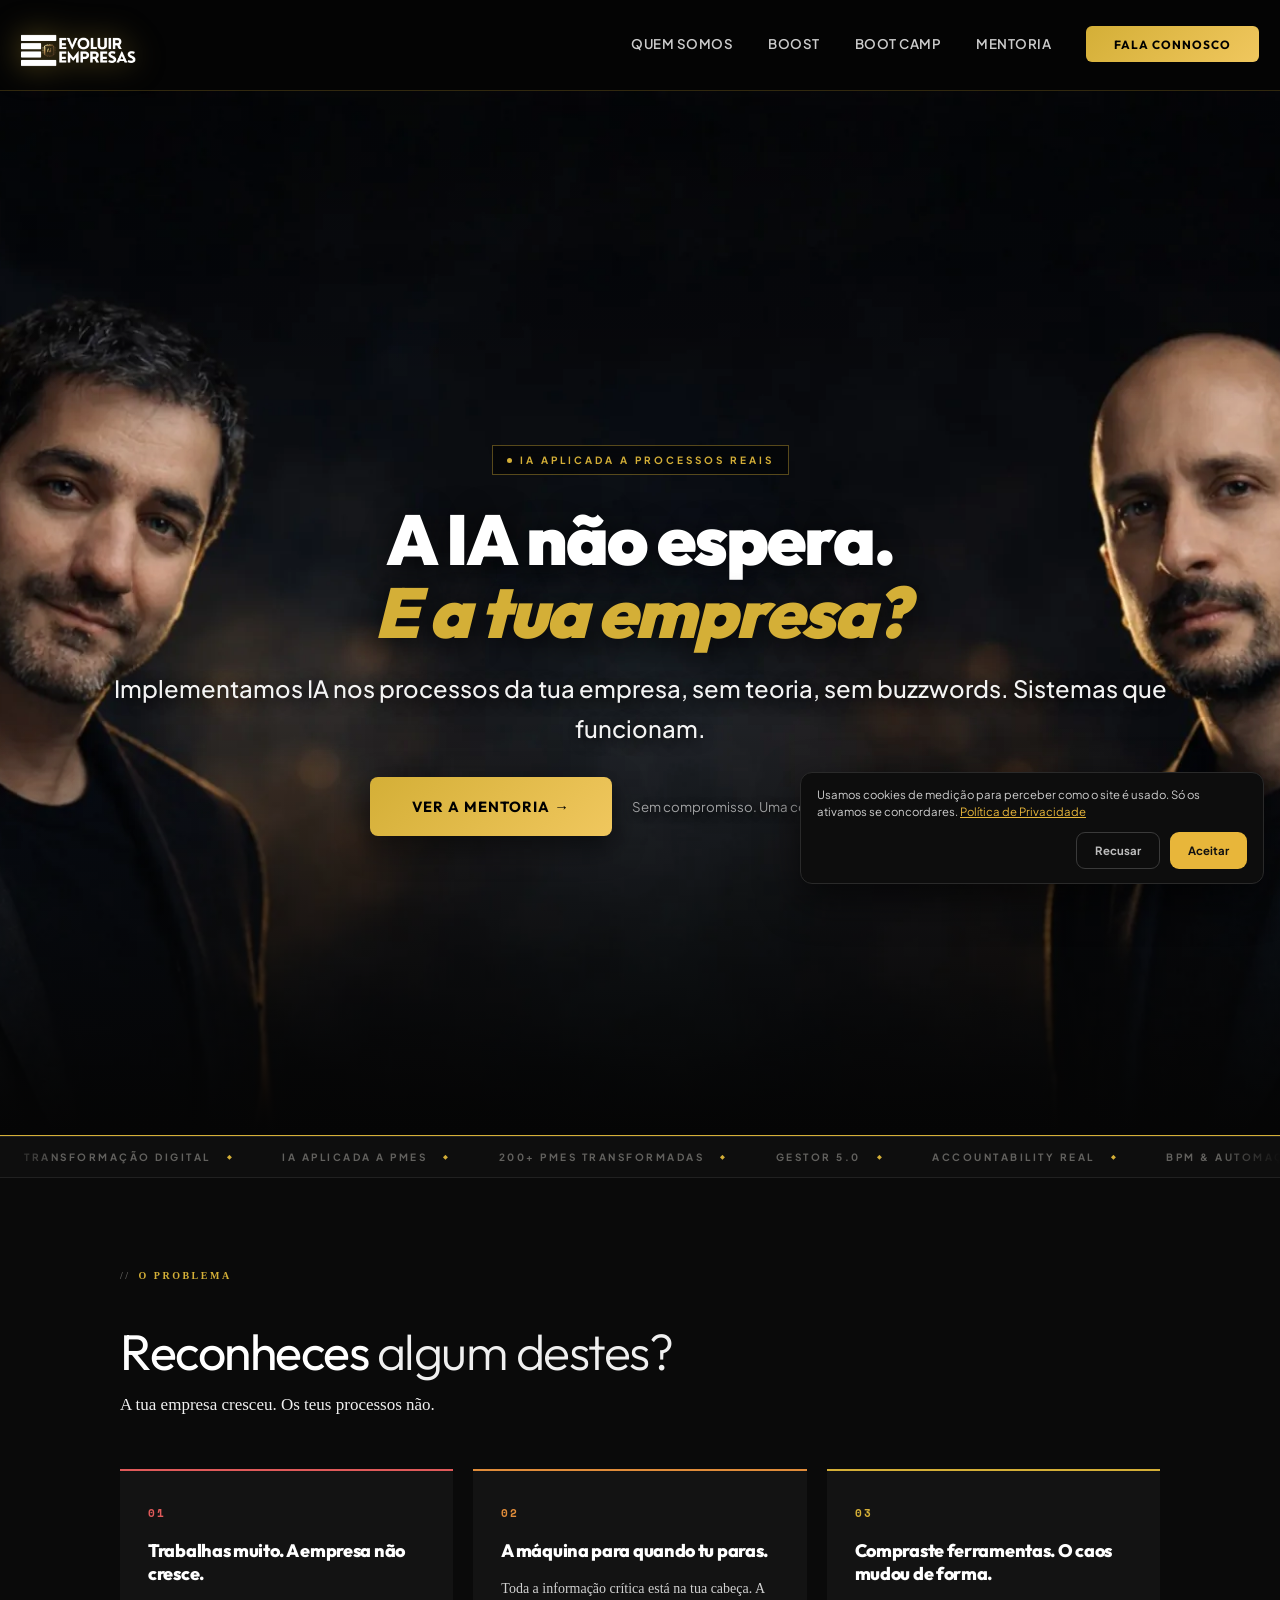
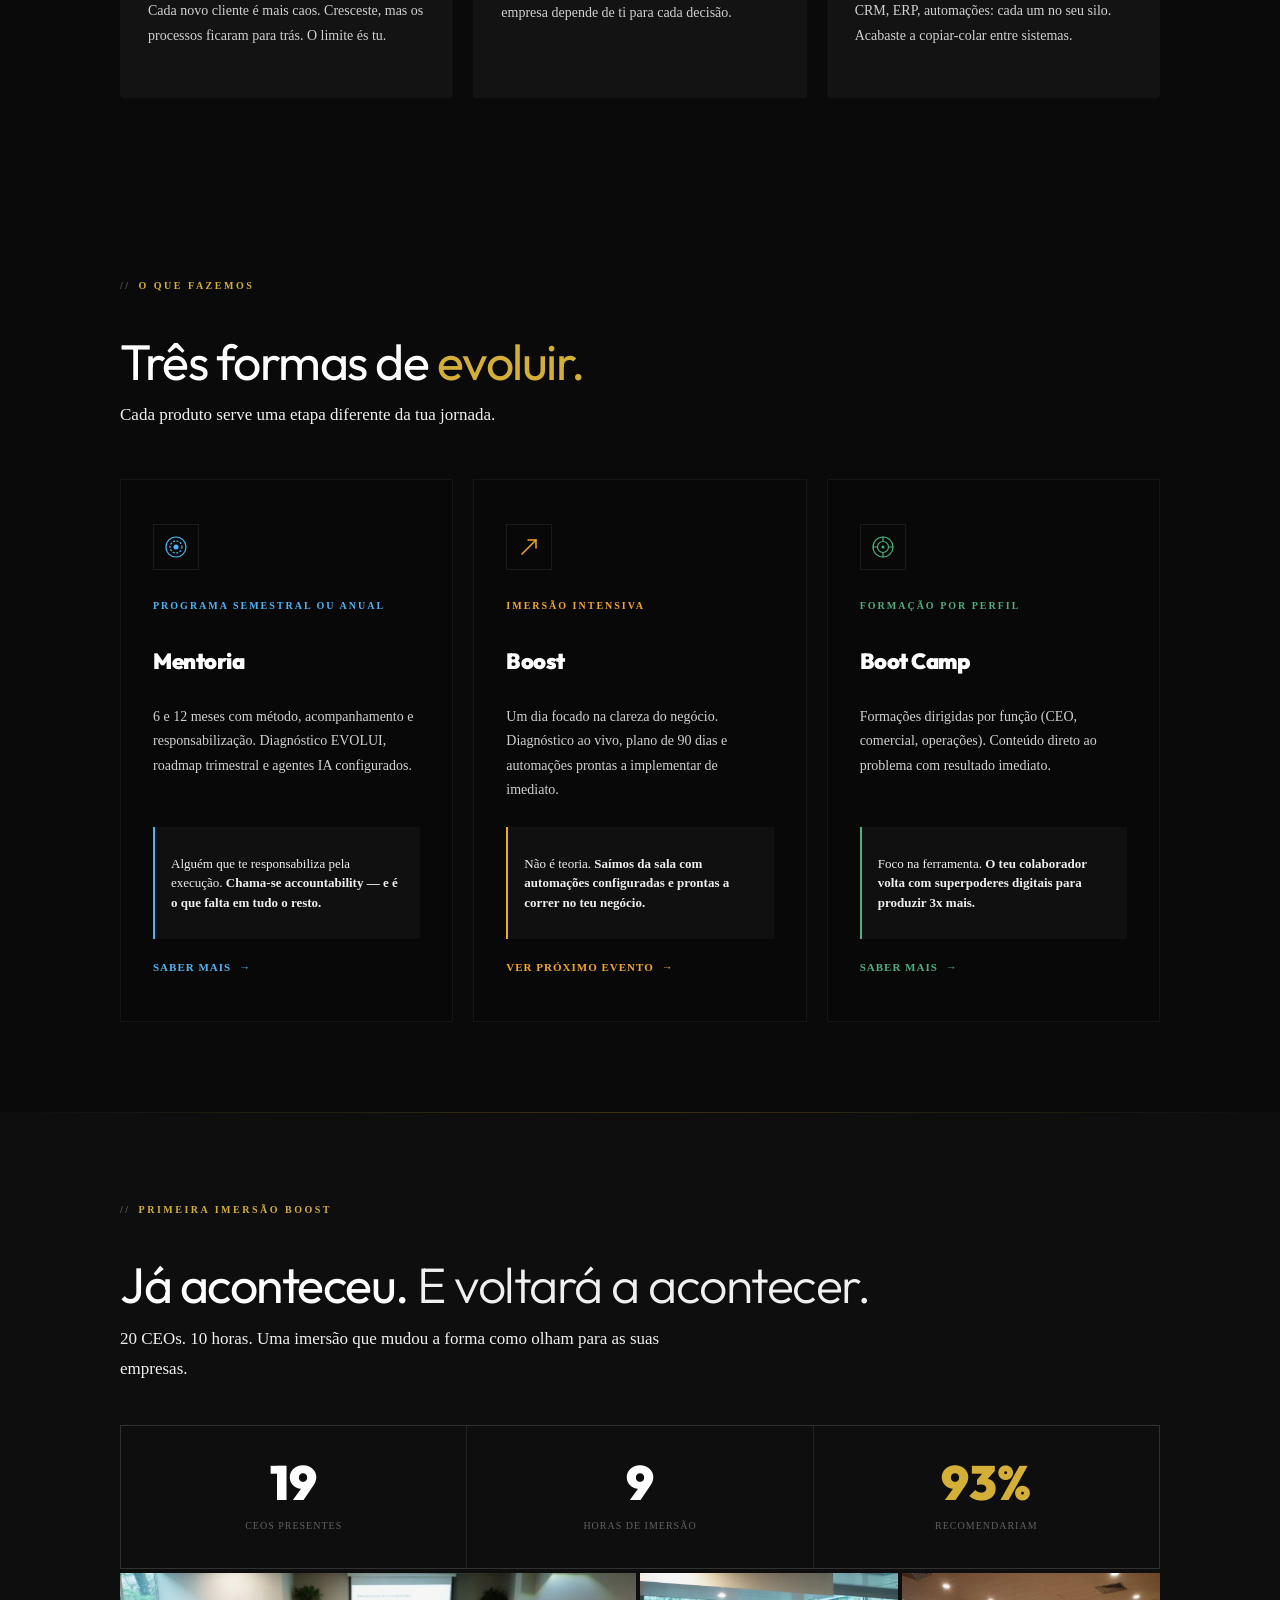
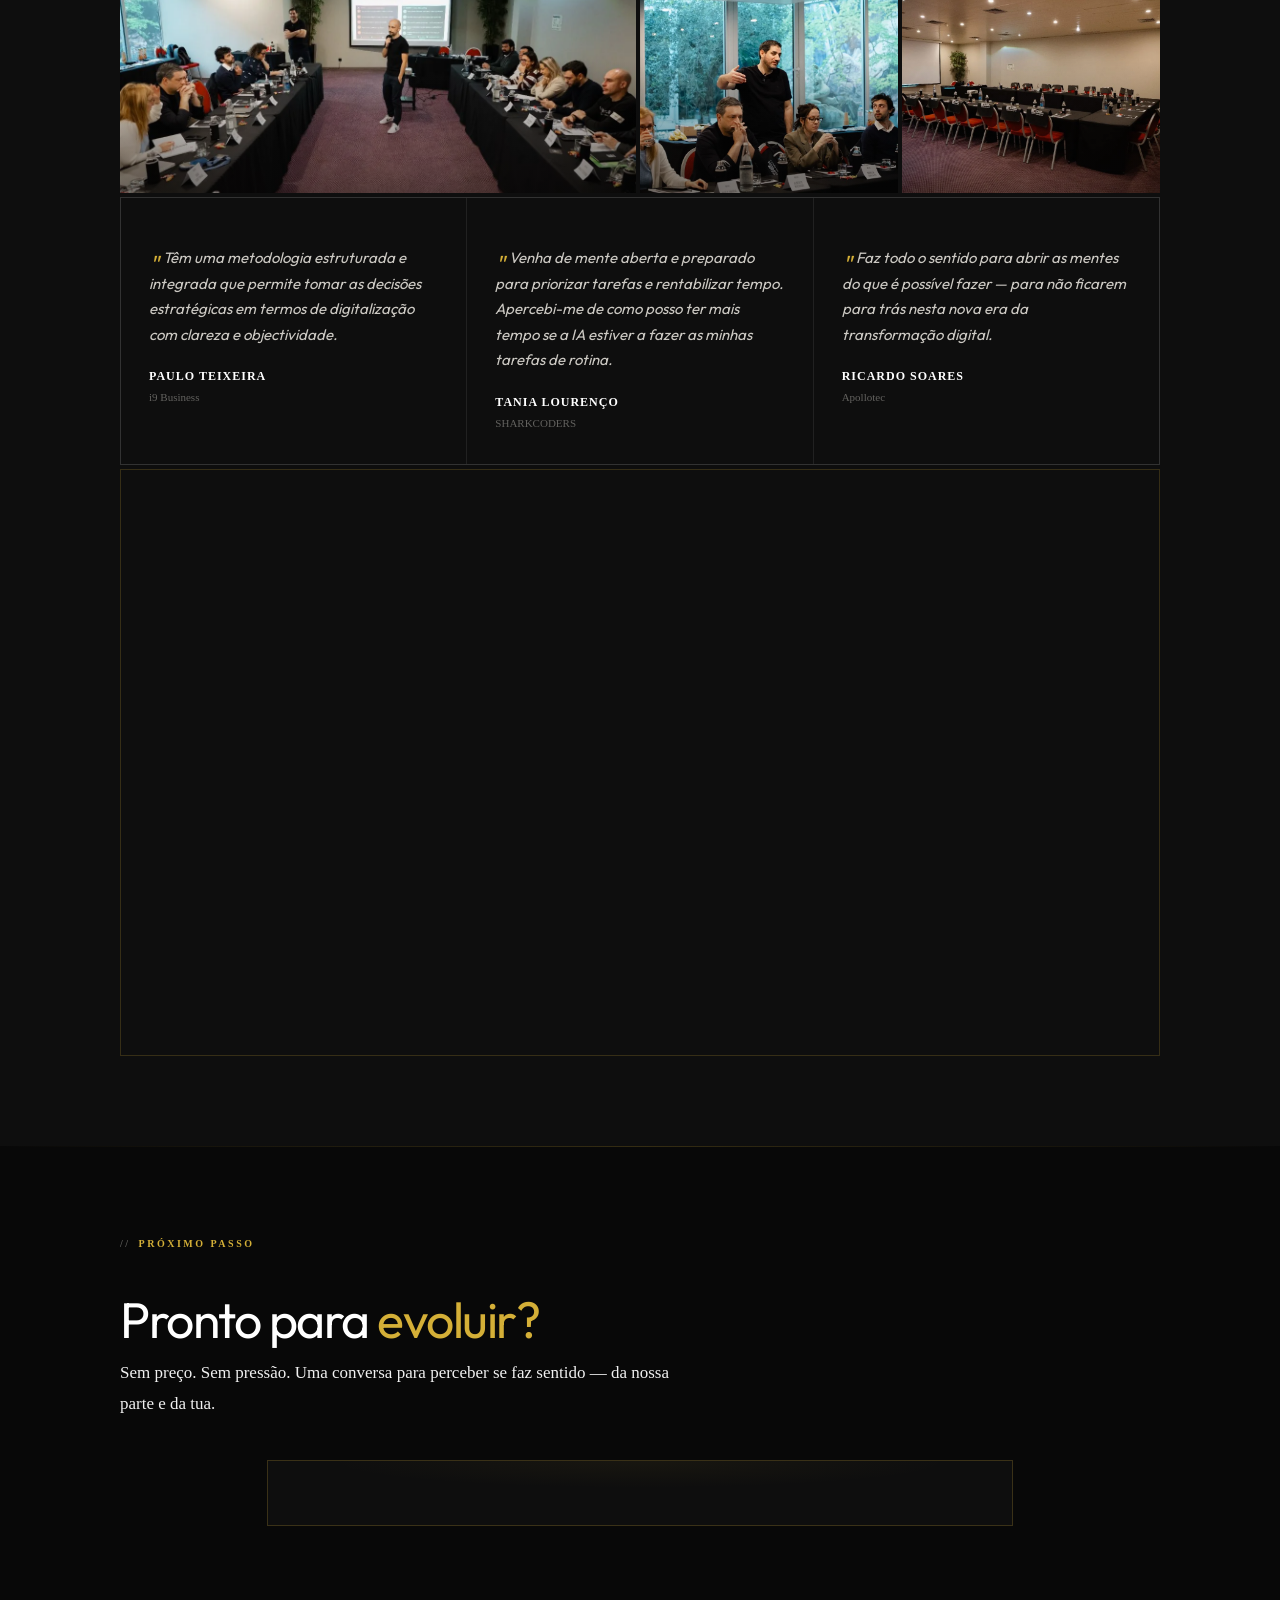
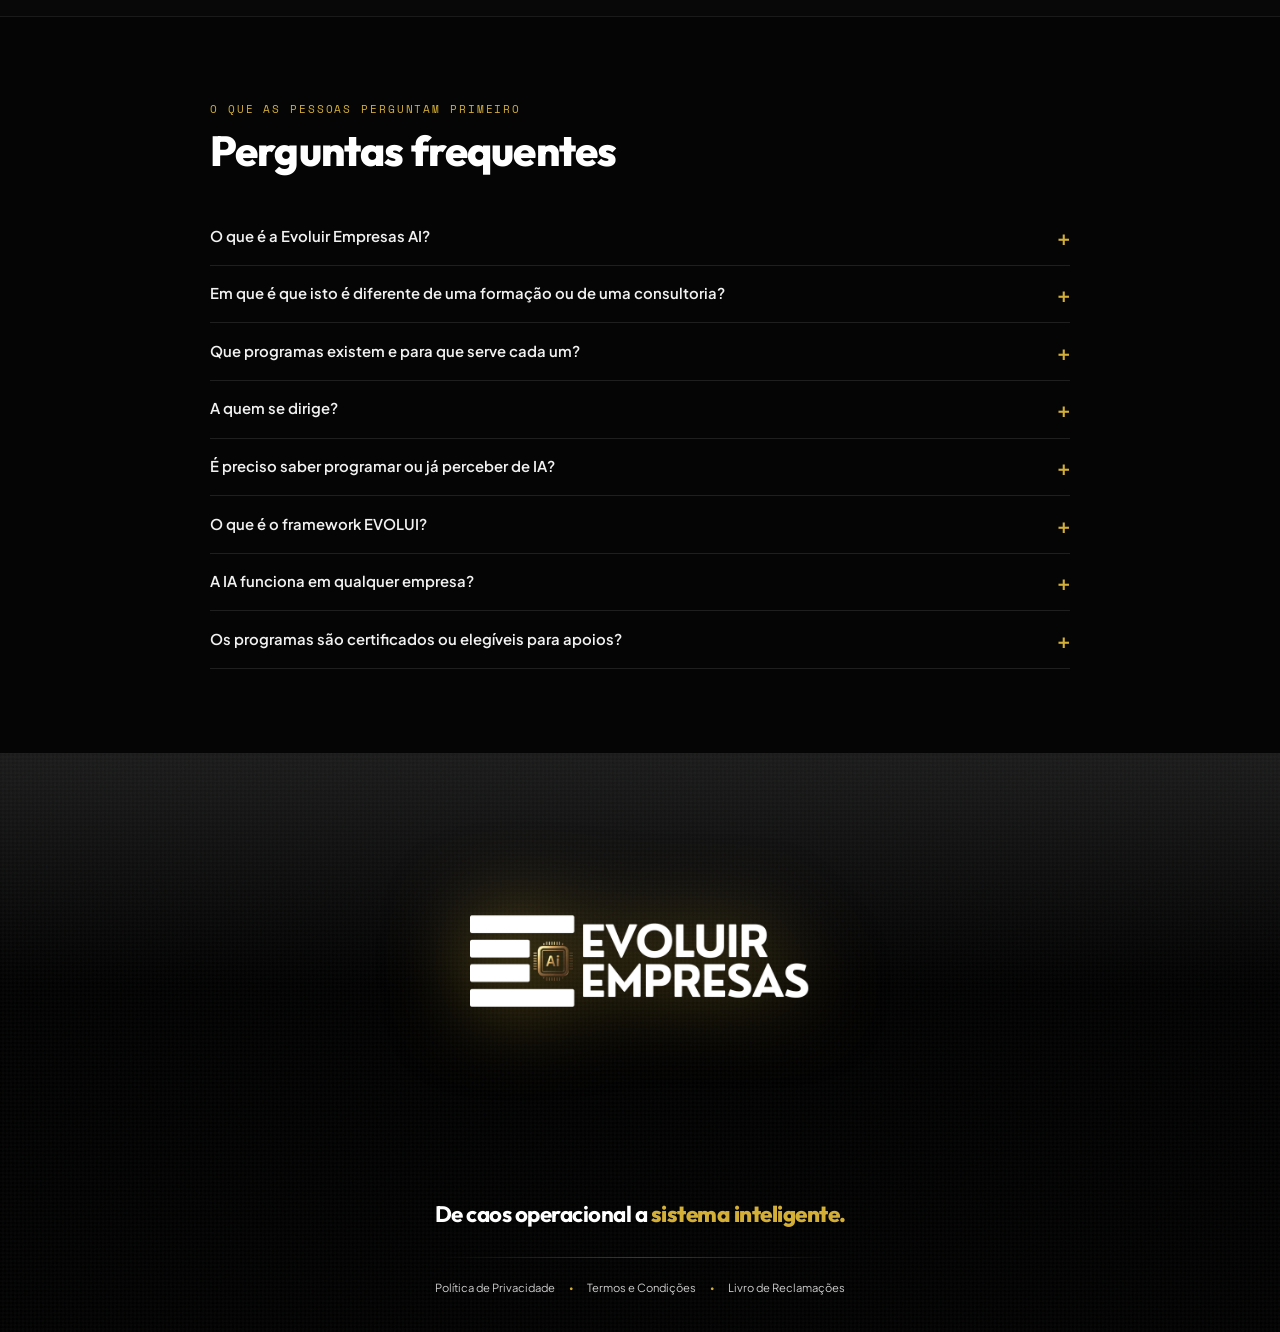
<file: index.html>
<!DOCTYPE html>
<html lang="pt-PT">
<head>
<meta charset="utf-8">
<meta name="color-scheme" content="dark">
<meta name="theme-color" content="#050505">
<style>html{background:#050505}@view-transition{navigation:auto}@media(prefers-reduced-motion:reduce){::view-transition-old(root){animation:evfo .12s linear both}::view-transition-new(root){animation:evfi .12s linear both}}@keyframes evfo{to{opacity:0}}@keyframes evfi{from{opacity:0}}</style>
<meta name="viewport" content="width=device-width, initial-scale=1">
<title>Evoluir Empresas AI · Transformação Digital e IA para PMEs Portuguesas</title>
<meta name="description" content="Implementamos IA nos processos da tua empresa com método, acompanhamento e resultados mensuráveis. Mentoria, imersões e formação para CEOs de PMEs portuguesas.">
<meta name="robots" content="noindex,nofollow">
<link rel="canonical" href="https://suporte-erp24.github.io/">
<meta property="og:type" content="website">
<meta property="og:locale" content="pt_PT">
<meta property="og:site_name" content="Evoluir Empresas AI">
<meta property="og:title" content="Evoluir Empresas AI · Transformação Digital e IA para PMEs Portuguesas">
<meta property="og:description" content="Implementamos IA nos processos da tua empresa com método, acompanhamento e resultados mensuráveis. Mentoria, imersões e formação para CEOs de PMEs portuguesas.">
<meta property="og:url" content="https://suporte-erp24.github.io/">
<meta property="og:image" content="https://suporte-erp24.github.io/assets/img/1000111042_1x.webp">
<meta name="twitter:card" content="summary_large_image">
<meta name="twitter:title" content="Evoluir Empresas AI · Transformação Digital e IA para PMEs Portuguesas">
<meta name="twitter:description" content="Implementamos IA nos processos da tua empresa com método, acompanhamento e resultados mensuráveis. Mentoria, imersões e formação para CEOs de PMEs portuguesas.">
<meta name="twitter:image" content="https://suporte-erp24.github.io/assets/img/1000111042_1x.webp">
<link rel="icon" href="/favicon.ico" sizes="any">
<link rel="apple-touch-icon" href="/assets/img/apple-touch-icon.png">
<link rel="preload" as="font" type="font/woff2" crossorigin href="/assets/fonts/QGYvz_MVcBeNP4NJtEtq.woff2">
<link rel="preload" as="font" type="font/woff2" crossorigin href="/assets/fonts/LDIoaomQNQcsA88c7O9yZ4KMCoOg4Ko20yw.woff2">
<link rel="preload" as="image" fetchpriority="high" href="/assets/img/untitled_design_9_1x.webp" media="(max-width:768px)">
<link rel="preload" as="image" fetchpriority="high" href="/assets/img/untitled_design_7_1x.webp" media="(min-width:769px)">
<style>@font-face{font-family:'Outfit';font-style:normal;font-weight:300;font-display:swap;src:url(/assets/fonts/QGYvz_MVcBeNP4NJuktqQ4E.woff2) format('woff2');unicode-range:U+0100-02BA,U+02BD-02C5,U+02C7-02CC,U+02CE-02D7,U+02DD-02FF,U+0304,U+0308,U+0329,U+1D00-1DBF,U+1E00-1E9F,U+1EF2-1EFF,U+2020,U+20A0-20AB,U+20AD-20C4,U+2113,U+2C60-2C7F,U+A720-A7FF}@font-face{font-family:'Outfit';font-style:normal;font-weight:300;font-display:swap;src:url(/assets/fonts/QGYvz_MVcBeNP4NJtEtq.woff2) format('woff2');unicode-range:U+0000-00FF,U+0131,U+0152-0153,U+02BB-02BC,U+02C6,U+02DA,U+02DC,U+0304,U+0308,U+0329,U+2000-206F,U+20AC,U+2122,U+2191,U+2193,U+2212,U+2215,U+FEFF,U+FFFD}@font-face{font-family:'Outfit';font-style:normal;font-weight:400;font-display:swap;src:url(/assets/fonts/QGYvz_MVcBeNP4NJuktqQ4E.woff2) format('woff2');unicode-range:U+0100-02BA,U+02BD-02C5,U+02C7-02CC,U+02CE-02D7,U+02DD-02FF,U+0304,U+0308,U+0329,U+1D00-1DBF,U+1E00-1E9F,U+1EF2-1EFF,U+2020,U+20A0-20AB,U+20AD-20C4,U+2113,U+2C60-2C7F,U+A720-A7FF}@font-face{font-family:'Outfit';font-style:normal;font-weight:400;font-display:swap;src:url(/assets/fonts/QGYvz_MVcBeNP4NJtEtq.woff2) format('woff2');unicode-range:U+0000-00FF,U+0131,U+0152-0153,U+02BB-02BC,U+02C6,U+02DA,U+02DC,U+0304,U+0308,U+0329,U+2000-206F,U+20AC,U+2122,U+2191,U+2193,U+2212,U+2215,U+FEFF,U+FFFD}@font-face{font-family:'Outfit';font-style:normal;font-weight:700;font-display:swap;src:url(/assets/fonts/QGYvz_MVcBeNP4NJuktqQ4E.woff2) format('woff2');unicode-range:U+0100-02BA,U+02BD-02C5,U+02C7-02CC,U+02CE-02D7,U+02DD-02FF,U+0304,U+0308,U+0329,U+1D00-1DBF,U+1E00-1E9F,U+1EF2-1EFF,U+2020,U+20A0-20AB,U+20AD-20C4,U+2113,U+2C60-2C7F,U+A720-A7FF}@font-face{font-family:'Outfit';font-style:normal;font-weight:700;font-display:swap;src:url(/assets/fonts/QGYvz_MVcBeNP4NJtEtq.woff2) format('woff2');unicode-range:U+0000-00FF,U+0131,U+0152-0153,U+02BB-02BC,U+02C6,U+02DA,U+02DC,U+0304,U+0308,U+0329,U+2000-206F,U+20AC,U+2122,U+2191,U+2193,U+2212,U+2215,U+FEFF,U+FFFD}@font-face{font-family:'Outfit';font-style:normal;font-weight:800;font-display:swap;src:url(/assets/fonts/QGYvz_MVcBeNP4NJuktqQ4E.woff2) format('woff2');unicode-range:U+0100-02BA,U+02BD-02C5,U+02C7-02CC,U+02CE-02D7,U+02DD-02FF,U+0304,U+0308,U+0329,U+1D00-1DBF,U+1E00-1E9F,U+1EF2-1EFF,U+2020,U+20A0-20AB,U+20AD-20C4,U+2113,U+2C60-2C7F,U+A720-A7FF}@font-face{font-family:'Outfit';font-style:normal;font-weight:800;font-display:swap;src:url(/assets/fonts/QGYvz_MVcBeNP4NJtEtq.woff2) format('woff2');unicode-range:U+0000-00FF,U+0131,U+0152-0153,U+02BB-02BC,U+02C6,U+02DA,U+02DC,U+0304,U+0308,U+0329,U+2000-206F,U+20AC,U+2122,U+2191,U+2193,U+2212,U+2215,U+FEFF,U+FFFD}@font-face{font-family:'Outfit';font-style:normal;font-weight:900;font-display:swap;src:url(/assets/fonts/QGYvz_MVcBeNP4NJuktqQ4E.woff2) format('woff2');unicode-range:U+0100-02BA,U+02BD-02C5,U+02C7-02CC,U+02CE-02D7,U+02DD-02FF,U+0304,U+0308,U+0329,U+1D00-1DBF,U+1E00-1E9F,U+1EF2-1EFF,U+2020,U+20A0-20AB,U+20AD-20C4,U+2113,U+2C60-2C7F,U+A720-A7FF}@font-face{font-family:'Outfit';font-style:normal;font-weight:900;font-display:swap;src:url(/assets/fonts/QGYvz_MVcBeNP4NJtEtq.woff2) format('woff2');unicode-range:U+0000-00FF,U+0131,U+0152-0153,U+02BB-02BC,U+02C6,U+02DA,U+02DC,U+0304,U+0308,U+0329,U+2000-206F,U+20AC,U+2122,U+2191,U+2193,U+2212,U+2215,U+FEFF,U+FFFD}@font-face{font-family:'Plus Jakarta Sans';font-style:normal;font-weight:400;font-display:swap;src:url(/assets/fonts/LDIoaomQNQcsA88c7O9yZ4KMCoOg4Ko40yyygA.woff2) format('woff2');unicode-range:U+0100-02BA,U+02BD-02C5,U+02C7-02CC,U+02CE-02D7,U+02DD-02FF,U+0304,U+0308,U+0329,U+1D00-1DBF,U+1E00-1E9F,U+1EF2-1EFF,U+2020,U+20A0-20AB,U+20AD-20C4,U+2113,U+2C60-2C7F,U+A720-A7FF}@font-face{font-family:'Plus Jakarta Sans';font-style:normal;font-weight:400;font-display:swap;src:url(/assets/fonts/LDIoaomQNQcsA88c7O9yZ4KMCoOg4Ko20yw.woff2) format('woff2');unicode-range:U+0000-00FF,U+0131,U+0152-0153,U+02BB-02BC,U+02C6,U+02DA,U+02DC,U+0304,U+0308,U+0329,U+2000-206F,U+20AC,U+2122,U+2191,U+2193,U+2212,U+2215,U+FEFF,U+FFFD}@font-face{font-family:'Plus Jakarta Sans';font-style:normal;font-weight:500;font-display:swap;src:url(/assets/fonts/LDIoaomQNQcsA88c7O9yZ4KMCoOg4Ko40yyygA.woff2) format('woff2');unicode-range:U+0100-02BA,U+02BD-02C5,U+02C7-02CC,U+02CE-02D7,U+02DD-02FF,U+0304,U+0308,U+0329,U+1D00-1DBF,U+1E00-1E9F,U+1EF2-1EFF,U+2020,U+20A0-20AB,U+20AD-20C4,U+2113,U+2C60-2C7F,U+A720-A7FF}@font-face{font-family:'Plus Jakarta Sans';font-style:normal;font-weight:500;font-display:swap;src:url(/assets/fonts/LDIoaomQNQcsA88c7O9yZ4KMCoOg4Ko20yw.woff2) format('woff2');unicode-range:U+0000-00FF,U+0131,U+0152-0153,U+02BB-02BC,U+02C6,U+02DA,U+02DC,U+0304,U+0308,U+0329,U+2000-206F,U+20AC,U+2122,U+2191,U+2193,U+2212,U+2215,U+FEFF,U+FFFD}@font-face{font-family:'Plus Jakarta Sans';font-style:normal;font-weight:600;font-display:swap;src:url(/assets/fonts/LDIoaomQNQcsA88c7O9yZ4KMCoOg4Ko40yyygA.woff2) format('woff2');unicode-range:U+0100-02BA,U+02BD-02C5,U+02C7-02CC,U+02CE-02D7,U+02DD-02FF,U+0304,U+0308,U+0329,U+1D00-1DBF,U+1E00-1E9F,U+1EF2-1EFF,U+2020,U+20A0-20AB,U+20AD-20C4,U+2113,U+2C60-2C7F,U+A720-A7FF}@font-face{font-family:'Plus Jakarta Sans';font-style:normal;font-weight:600;font-display:swap;src:url(/assets/fonts/LDIoaomQNQcsA88c7O9yZ4KMCoOg4Ko20yw.woff2) format('woff2');unicode-range:U+0000-00FF,U+0131,U+0152-0153,U+02BB-02BC,U+02C6,U+02DA,U+02DC,U+0304,U+0308,U+0329,U+2000-206F,U+20AC,U+2122,U+2191,U+2193,U+2212,U+2215,U+FEFF,U+FFFD}@font-face{font-family:'Plus Jakarta Sans';font-style:normal;font-weight:700;font-display:swap;src:url(/assets/fonts/LDIoaomQNQcsA88c7O9yZ4KMCoOg4Ko40yyygA.woff2) format('woff2');unicode-range:U+0100-02BA,U+02BD-02C5,U+02C7-02CC,U+02CE-02D7,U+02DD-02FF,U+0304,U+0308,U+0329,U+1D00-1DBF,U+1E00-1E9F,U+1EF2-1EFF,U+2020,U+20A0-20AB,U+20AD-20C4,U+2113,U+2C60-2C7F,U+A720-A7FF}@font-face{font-family:'Plus Jakarta Sans';font-style:normal;font-weight:700;font-display:swap;src:url(/assets/fonts/LDIoaomQNQcsA88c7O9yZ4KMCoOg4Ko20yw.woff2) format('woff2');unicode-range:U+0000-00FF,U+0131,U+0152-0153,U+02BB-02BC,U+02C6,U+02DA,U+02DC,U+0304,U+0308,U+0329,U+2000-206F,U+20AC,U+2122,U+2191,U+2193,U+2212,U+2215,U+FEFF,U+FFFD}@font-face{font-family:'Space Mono';font-style:normal;font-weight:400;font-display:swap;src:url(/assets/fonts/i7dPIFZifjKcF5UAWdDRYE98RWq7.woff2) format('woff2');unicode-range:U+0100-02BA,U+02BD-02C5,U+02C7-02CC,U+02CE-02D7,U+02DD-02FF,U+0304,U+0308,U+0329,U+1D00-1DBF,U+1E00-1E9F,U+1EF2-1EFF,U+2020,U+20A0-20AB,U+20AD-20C4,U+2113,U+2C60-2C7F,U+A720-A7FF}@font-face{font-family:'Space Mono';font-style:normal;font-weight:400;font-display:swap;src:url(/assets/fonts/i7dPIFZifjKcF5UAWdDRYEF8RQ.woff2) format('woff2');unicode-range:U+0000-00FF,U+0131,U+0152-0153,U+02BB-02BC,U+02C6,U+02DA,U+02DC,U+0304,U+0308,U+0329,U+2000-206F,U+20AC,U+2122,U+2191,U+2193,U+2212,U+2215,U+FEFF,U+FFFD}@font-face{font-family:'Space Mono';font-style:normal;font-weight:700;font-display:swap;src:url(/assets/fonts/i7dMIFZifjKcF5UAWdDRaPpZUFuaHjyV.woff2) format('woff2');unicode-range:U+0100-02BA,U+02BD-02C5,U+02C7-02CC,U+02CE-02D7,U+02DD-02FF,U+0304,U+0308,U+0329,U+1D00-1DBF,U+1E00-1E9F,U+1EF2-1EFF,U+2020,U+20A0-20AB,U+20AD-20C4,U+2113,U+2C60-2C7F,U+A720-A7FF}@font-face{font-family:'Space Mono';font-style:normal;font-weight:700;font-display:swap;src:url(/assets/fonts/i7dMIFZifjKcF5UAWdDRaPpZUFWaHg.woff2) format('woff2');unicode-range:U+0000-00FF,U+0131,U+0152-0153,U+02BB-02BC,U+02C6,U+02DA,U+02DC,U+0304,U+0308,U+0329,U+2000-206F,U+20AC,U+2122,U+2191,U+2193,U+2212,U+2215,U+FEFF,U+FFFD}.ev-cookies{position:fixed;left:auto;right:16px;bottom:16px;z-index:99999;max-width:430px;background:#0d0d0d;border:1px solid #2a2a2a;border-radius:12px;padding:14px 16px;display:flex;gap:12px;align-items:center;flex-wrap:wrap;box-shadow:0 14px 40px rgba(0,0,0,.6);font-family:'Plus Jakarta Sans',system-ui,sans-serif}.ev-cookies p{margin:0;flex:1 1 100%;color:#cfcfcf;font-size:.8125rem;line-height:1.45}.ev-cookies a{color:#e8b63a;text-decoration:underline}.ev-cookies button{border:0;border-radius:9px;padding:10px 18px;font-weight:700;cursor:pointer;font-size:.8125rem;font-family:inherit}.ev-cookies .ev-sim{background:#e8b63a;color:#111}.ev-cookies .ev-nao{background:transparent;color:#bdbdbd;border:1px solid #3a3a3a}.ev-cookies div{display:flex;gap:10px;margin-left:auto}@media(max-width:640px){.ev-cookies{left:12px;right:12px;max-width:none}.ev-cookies button{flex:1}}:root{--primary:#2fc6f6 !important;--primary-darken-1:hsl(194.47,92%,55%);--primary-darken-2:hsl(194.47,92%,52%);--primary-darken-3:hsl(194.47,92%,47%);--primary-lighten-1:hsl(194.47,92%,67%);--primary-opacity-0:rgba(47,198,246,0);--primary-opacity-0_05:rgba(47,198,246,0.05);--primary-opacity-0_1:rgba(47,198,246,0.1);--primary-opacity-0_15:rgba(47,198,246,0.15);--primary-opacity-0_2:rgba(47,198,246,0.2);--primary-opacity-0_25:rgba(47,198,246,0.25);--primary-opacity-0_3:rgba(47,198,246,0.3);--primary-opacity-0_35:rgba(47,198,246,0.35);--primary-opacity-0_4:rgba(47,198,246,0.4);--primary-opacity-0_45:rgba(47,198,246,0.45);--primary-opacity-0_5:rgba(47,198,246,0.5);--primary-opacity-0_55:rgba(47,198,246,0.55);--primary-opacity-0_6:rgba(47,198,246,0.6);--primary-opacity-0_65:rgba(47,198,246,0.65);--primary-opacity-0_7:rgba(47,198,246,0.7);--primary-opacity-0_75:rgba(47,198,246,0.75);--primary-opacity-0_8:rgba(47,198,246,0.8);--primary-opacity-0_85:rgba(47,198,246,0.85);--primary-opacity-0_9:rgba(47,198,246,0.9);--primary-opacity-0_95:rgba(47,198,246,0.95);--theme-color-main:hsl(194.47,20%,20%);--theme-color-secondary:hsl(194.47,20%,80%);--theme-color-title:hsl(194.47,20%,20%);--theme-color-strict-inverse:#ffffff}html{font-size:14px}body{font-size:1rem}.g-font-size-default{font-size:1rem}main.landing-public-mode{line-height:1.6;font-weight:400}.landing-public-mode .h1,.landing-public-mode .h2,.landing-public-mode .h3,.landing-public-mode .h4,.landing-public-mode .h5,.landing-public-mode .h6,.landing-public-mode .h7,.landing-public-mode h1,.landing-public-mode h2,.landing-public-mode h3,.landing-public-mode h4,.landing-public-mode h5,.landing-public-mode h6{font-weight:400}:root{--gold:#D4AF37;--gold2:#F0C75E;--grad:linear-gradient(135deg,#D4AF37 0%,#F0C75E 100%);--bg:#050505;--bg2:#0a0a0a;--bg3:#0e0e0e;--bg4:#131313;--text:#EDEAE3;--mid:rgba(237,234,227,.85);--dim:rgba(237,234,227,.38);--bd:rgba(255,255,255,.08);--gold-bd:rgba(212,175,55,.22);--gold-bg:rgba(212,175,55,.07)}body{padding-top:90px!important;margin:0!important;background:var(--bg);color:var(--text)}@media(max-width:968px){body{padding-top:70px!important}}main.landing-public-mode{padding-top:0!important}.eh{background:rgba(5,5,5,.95);backdrop-filter:blur(10px);height:90px;padding:0 1.5rem;position:fixed;top:0;left:0;right:0;z-index:99999;border-bottom:1px solid var(--gold-bd);display:flex;align-items:center}.eh-c{max-width:1400px;width:100%;margin:0 auto;display:flex;justify-content:space-between;align-items:center}.eh-logo img{height:115px;width:auto;position:relative;top:15px;filter:drop-shadow(0 0 15px rgba(212,175,55,.5));transition:all .3s ease}.eh-logo:hover img{transform:scale(1.05);filter:drop-shadow(0 0 25px rgba(212,175,55,.8))}.eh-nav{display:flex;align-items:center;gap:2.5rem;list-style:none;margin:0;padding:0}.eh-nav li a.eh-link{color:#fff;text-decoration:none;font-family:'Plus Jakarta Sans',sans-serif;font-size:.95rem;font-weight:600;text-transform:uppercase;letter-spacing:.5px;opacity:.8;transition:all .3s ease;border-bottom:2px solid transparent;padding-bottom:2px}.eh-nav li a.eh-link:hover{color:var(--gold);opacity:1;border-bottom-color:var(--gold)}ul.eh-nav li a.eh-cta{padding:.75rem 2rem!important;background:var(--grad)!important;color:#000!important;border-radius:6px!important;font-family:'Outfit',sans-serif!important;font-size:.85rem!important;font-weight:700!important;text-transform:uppercase!important;letter-spacing:1px!important;opacity:1!important;text-decoration:none!important;border:none!important;transition:all .3s!important}ul.eh-nav li a.eh-cta:hover{transform:translateY(-3px)!important;box-shadow:0 0 25px rgba(212,175,55,.6)!important}.eh-burger{display:none;cursor:pointer;background:transparent;border:none;z-index:1002;padding:10px}.eh-burger .bar{display:block;width:25px;height:3px;margin:5px auto;background:var(--gold);border-radius:2px;transition:all .3s ease-in-out}.eh-burger.active .bar:nth-child(2){opacity:0}.eh-burger.active .bar:nth-child(1){transform:translateY(8px) rotate(45deg)}.eh-burger.active .bar:nth-child(3){transform:translateY(-8px) rotate(-45deg)}@media(max-width:968px){.eh{height:70px;padding:0 1rem}.eh-logo img{height:90px;top:10px}.eh-burger{display:block}.eh-nav{position:fixed;left:-100%;top:70px;flex-direction:column;gap:1.5rem;background:rgba(5,5,5,.98);backdrop-filter:blur(15px);width:100%;text-align:center;padding:3rem 2rem;border-bottom:1px solid var(--gold);height:calc(100vh - 70px);overflow-y:auto;transition:.4s cubic-bezier(.4,0,.2,1)}.eh-nav.active{left:0}.eh-nav li a.eh-link{font-size:1.3rem;display:block;padding:15px 0;border-bottom:1px solid rgba(255,255,255,.08)}ul.eh-nav li a.eh-cta{display:inline-block!important;width:100%!important;margin-top:2rem!important;padding:1rem!important}}.e-hero{background:var(--bg);color:#fff;padding:12rem 1.5rem 8rem;position:relative;overflow:hidden;border-bottom:1px solid var(--gold);min-height:85vh;display:flex;align-items:center;justify-content:center;font-family:'Plus Jakarta Sans',sans-serif;background-image:url('/assets/img/untitled_design_7_1x.webp');background-repeat:no-repeat;background-size:cover;background-position:center 15%}.e-hero::after{content:'';position:absolute;inset:0;background:linear-gradient(to bottom,rgba(0,0,0,.3) 0%,rgba(0,0,0,0) 30%,rgba(0,0,0,0) 60%,rgba(5,5,5,1) 100%);z-index:1;pointer-events:none}.e-hero-mobile{display:none}.e-hero-c{max-width:1100px;margin:0 auto;text-align:center;position:relative;z-index:10}.e-hero-chip{display:inline-flex;align-items:center;gap:8px;min-height:28px;padding:0 14px;border:1px solid rgba(212,175,55,.4);background:rgba(0,0,0,.45);backdrop-filter:blur(10px);font-family:'Plus Jakarta Sans',sans-serif;font-size:10px;font-weight:700;letter-spacing:3px;color:var(--gold);text-transform:uppercase;margin-bottom:28px}.e-hero-chip-dot{width:5px;height:5px;border-radius:50%;background:var(--gold)}.e-hero-h1{font-family:'Outfit',sans-serif!important;font-size:clamp(42px,5.5vw,88px)!important;font-weight:900!important;line-height:1.03!important;letter-spacing:-2px;margin:0 0 1.5rem 0;color:#fff;text-shadow:0 4px 30px rgba(0,0,0,.8)}.e-hero-h1 .hl{color:var(--gold);font-style:italic}.e-hero-p{font-family:'Plus Jakarta Sans',sans-serif;font-size:1.7rem;font-weight:500;line-height:1.65;color:rgba(255,255,255,.95);margin:0 auto 2.1rem;max-width:1180px;text-shadow:0 2px 15px rgba(0,0,0,1)}.e-hero-cta{display:flex;justify-content:center;align-items:center;gap:20px;flex-wrap:wrap;position:relative;z-index:30}a.e-hero-btn{padding:1.25rem 3rem;font-family:'Outfit',sans-serif;font-size:1.05rem;font-weight:700;text-transform:uppercase;border-radius:8px;text-decoration:none!important;display:inline-block;background:var(--grad);color:#000!important;box-shadow:0 10px 30px rgba(0,0,0,.5);transition:transform .3s ease;letter-spacing:1px;position:relative;z-index:40;cursor:pointer}a.e-hero-btn:hover{transform:translateY(-3px)}.e-hero-note{font-size:.95rem;color:rgba(255,255,255,.6);font-family:'Plus Jakarta Sans',sans-serif;line-height:1.6;text-shadow:0 2px 10px rgba(0,0,0,.9)}@media(max-width:968px){.e-hero{display:block;padding:0 0 4rem 0;min-height:auto;background-image:none!important}.e-hero::after{display:none}.e-hero-mobile{display:block;width:100%;height:60vh;background-image:url('/assets/img/untitled_design_9_1x.webp');background-size:cover;background-position:center top;position:relative;z-index:0;-webkit-mask-image:linear-gradient(to bottom,black 85%,transparent 100%);mask-image:linear-gradient(to bottom,black 85%,transparent 100%)}.e-hero-c{padding:0 1.5rem;margin-top:-2rem;position:relative;z-index:20}.e-hero-h1{font-size:2.4rem!important;line-height:1.1!important;letter-spacing:-1px!important}.e-hero-p{font-size:1.18rem;font-weight:500;max-width:100%;margin-bottom:1.6rem;line-height:1.7}.e-hero-chip{margin-bottom:20px}.e-hero-cta{flex-direction:column;gap:12px}a.e-hero-btn{width:100%;text-align:center;padding:1rem 1.25rem;font-size:.95rem}.e-hero-note{font-size:.9rem;text-align:center}}.e-ticker-w{overflow:hidden;padding:12px 0;background:var(--bg3);border-top:1px solid rgba(255,255,255,.08);border-bottom:1px solid rgba(255,255,255,.08);position:relative}.e-ticker-w::before,.e-ticker-w::after{content:'';position:absolute;top:0;bottom:0;width:60px;z-index:1}.e-ticker-w::before{left:0;background:linear-gradient(90deg,var(--bg3),transparent)}.e-ticker-w::after{right:0;background:linear-gradient(-90deg,var(--bg3),transparent)}.e-ticker{display:flex;white-space:nowrap;animation:eTick 28s linear infinite}.e-ticker:hover{animation-play-state:paused}.e-ti{display:inline-flex;align-items:center;gap:16px;padding:0 24px;font-family:'Plus Jakarta Sans',sans-serif;font-size:10px;font-weight:700;letter-spacing:2.5px;text-transform:uppercase;color:rgba(237,234,227,.38)}.e-ts{color:var(--gold);font-size:6px}@keyframes eTick{from{transform:translateX(0)}to{transform:translateX(-50%)}}.es{position:relative;background:var(--bg2);color:#fff}.es-dark{background:var(--bg2)}.es-w{max-width:1040px;margin:0 auto;padding:90px 40px}.es-label{font-size:10px;font-weight:700;letter-spacing:2.5px;text-transform:uppercase;color:var(--gold);margin-bottom:14px;display:flex;align-items:center;gap:8px}.es-label::before{content:'//';color:var(--dim)}.es-h2{font-family:'Outfit',sans-serif;font-size:clamp(28px,4vw,50px);font-weight:900;line-height:1.05;letter-spacing:-1.5px;color:#fff;margin-bottom:12px}.es-h2 .d{font-weight:300;color:#f0f0f0}.es-h2 .a{color:var(--gold)}.es-sub{font-size:17px;color:#f0f0f0;max-width:560px;line-height:1.8;margin-top:12px}.e-rv{opacity:0;transform:translateY(28px);transition:opacity .65s ease,transform .65s ease}.e-rv.on{opacity:1;transform:none}.e-d1{transition-delay:.07s}.e-d2{transition-delay:.14s}.e-d3{transition-delay:.21s}.e-prob-grid{display:grid;grid-template-columns:repeat(3,1fr);gap:20px;margin-top:40px}.e-prob-card{background:var(--bg4);padding:36px 28px;position:relative;border-radius:4px;transition:background .25s}.e-prob-card:hover{background:#1c1c1c}.e-prob-card::before{content:'';position:absolute;top:0;left:0;right:0;height:2px}.e-prob-card:nth-child(1)::before{background:#E05A5A}.e-prob-card:nth-child(2)::before{background:#E08C3A}.e-prob-card:nth-child(3)::before{background:var(--gold)}.e-prob-n{font-family:'Space Mono',monospace;font-size:11px;font-weight:700;letter-spacing:2px;margin-bottom:14px;display:block}.e-prob-card:nth-child(1) .e-prob-n{color:#E05A5A}.e-prob-card:nth-child(2) .e-prob-n{color:#E08C3A}.e-prob-card:nth-child(3) .e-prob-n{color:var(--gold)}.e-prob-card h3{font-family:'Outfit',sans-serif;font-size:18px;font-weight:800;color:#fff;margin-bottom:12px;letter-spacing:-.3px;line-height:1.25}.e-prob-card p{font-size:14px;color:#d1d1d1;line-height:1.75}.e-prod-grid{display:grid;grid-template-columns:repeat(3,1fr);gap:20px;margin-top:40px}.e-prod-card{background:#080808;padding:44px 32px;display:flex;flex-direction:column;position:relative;transition:background .25s;text-decoration:none;color:inherit;border:1px solid rgba(255,255,255,.05)}.e-prod-card:hover{background:var(--bg3);border-color:var(--c)}.e-prod-card:nth-child(1){--c:#4CB5F5}.e-prod-card:nth-child(2){--c:#F5A623}.e-prod-card:nth-child(3){--c:#4CAF7D}.e-prod-icon{width:44px;height:44px;border:1px solid rgba(255,255,255,.08);display:flex;align-items:center;justify-content:center;margin-bottom:28px;transition:all .25s}.e-prod-card:hover .e-prod-icon{border-color:var(--c);background:rgba(255,255,255,.04)}.e-prod-eyebrow{font-size:10px;font-weight:700;letter-spacing:2px;text-transform:uppercase;color:var(--c);margin-bottom:8px}.e-prod-card h3{font-family:'Outfit',sans-serif;font-size:22px;font-weight:900;color:#fff;letter-spacing:-.5px;margin-bottom:12px}.e-prod-card p{font-size:14px;color:#d1d1d1;line-height:1.75;flex:1;margin-bottom:24px}.e-prod-acc{margin-top:auto;padding:14px 16px;border-left:2px solid var(--c);background:rgba(255,255,255,.03);min-height:84px;display:flex;align-items:center}.e-prod-acc span{font-size:13px;color:#eee;line-height:1.5}.e-prod-link{margin-top:20px;font-size:11px;font-weight:700;letter-spacing:1px;text-transform:uppercase;color:var(--c);display:inline-flex;align-items:center;gap:8px;transition:gap .2s}.e-prod-card:hover .e-prod-link{gap:16px}@media(max-width:768px){.es-w{padding:64px 20px}.e-prob-grid,.e-prod-grid{grid-template-columns:1fr;gap:15px}}.e-prova{position:relative;background:var(--bg3)}.e-prova::before{content:'';position:absolute;top:0;left:0;right:0;height:1px;background:linear-gradient(90deg,transparent,var(--gold-bd),transparent)}.e-stats-grid{display:grid;grid-template-columns:repeat(3,1fr);gap:1px;background:rgba(255,255,255,.08);border:1px solid rgba(255,255,255,.08);margin-bottom:4px}.e-stat{background:var(--bg3);padding:32px 24px;text-align:center;transition:background .2s}.e-stat:hover{background:#161616}.e-stat-n{font-family:'Outfit',sans-serif;font-size:clamp(28px,5vw,48px);font-weight:900;color:#fff;line-height:1;display:block;margin-bottom:8px}.e-stat-n.gold{color:var(--gold)}.e-stat-l{font-size:10px;color:var(--dim);text-transform:uppercase;letter-spacing:1px}.e-fotos{display:grid;grid-template-columns:2fr 1fr 1fr;grid-template-rows:220px;gap:4px;margin-bottom:4px}.e-foto{overflow:hidden;position:relative;background:var(--bg4)}.e-foto img{width:100%;height:100%;object-fit:cover;transition:transform .6s ease;display:block}.e-foto:hover img{transform:scale(1.06)}.e-foto::after{content:'';position:absolute;inset:0;background:linear-gradient(to top,rgba(5,5,5,.5),transparent 60%);pointer-events:none}.e-testi-grid{display:grid;grid-template-columns:repeat(3,1fr);gap:1px;background:rgba(255,255,255,.08);border:1px solid rgba(255,255,255,.08);margin-top:4px}.e-testi{background:var(--bg3);padding:32px 28px;transition:background .2s}.e-testi:hover{background:var(--bg4)}.e-testi-quote{font-family:'Outfit',sans-serif;font-size:15px;font-style:italic;color:rgba(237,234,227,.85);line-height:1.7;margin-bottom:20px}.e-testi-quote::before{content:'"';color:var(--gold);font-size:24px;line-height:0;vertical-align:-.4em;margin-right:4px}.e-testi-author{font-size:12px;font-weight:700;color:#fff;text-transform:uppercase;letter-spacing:1px}.e-testi-role{font-size:11px;color:var(--dim);margin-top:3px}@media(max-width:768px){.e-stats-grid{grid-template-columns:1fr}.e-fotos{grid-template-columns:1fr 1fr;grid-template-rows:160px 160px}.e-fotos .e-foto:first-child{grid-column:span 2}.e-testi-grid{grid-template-columns:1fr}}.e-form-s{position:relative;background:#080808}.e-form-s::before{content:'';position:absolute;top:0;left:0;right:0;height:1px;background:linear-gradient(90deg,transparent,var(--gold-bd),transparent)}.e-form-inner{max-width:680px;margin:0 auto;background:var(--bg3);border:1px solid var(--gold-bd);padding:56px 52px;position:relative;overflow:hidden}.e-form-inner::before{content:'';position:absolute;inset:0;background:radial-gradient(ellipse 60% 60% at 50% 0%,rgba(212,175,55,.05) 0%,transparent 70%);pointer-events:none}.e-form-row{display:grid;grid-template-columns:1fr 1fr;gap:14px;margin-bottom:14px}.e-form-group{display:flex;flex-direction:column;gap:7px;margin-bottom:14px}.e-form-label{font-family:'Space Mono',monospace;font-size:10px;font-weight:700;letter-spacing:2px;text-transform:uppercase;color:var(--dim)}.e-form-input,.e-form-select,.e-form-textarea{background:rgba(255,255,255,.04);border:1px solid rgba(255,255,255,.08);color:var(--text);padding:14px 18px;font-size:15px;font-family:'Plus Jakarta Sans',sans-serif;outline:none;transition:border-color .25s,background .2s;width:100%;border-radius:0;-webkit-appearance:none}.e-form-input:focus,.e-form-select:focus,.e-form-textarea:focus{border-color:rgba(212,175,55,.45);background:rgba(212,175,55,.03)}.e-form-input::placeholder,.e-form-textarea::placeholder{color:rgba(237,234,227,.25)}.e-form-select option{background:#111}.e-form-textarea{resize:vertical;min-height:90px}.e-form-btn{width:100%;height:52px;background:var(--grad);color:#000;border:none;font-family:'Outfit',sans-serif;font-size:12px;font-weight:800;letter-spacing:2.5px;text-transform:uppercase;cursor:pointer;margin-top:8px;display:flex;align-items:center;justify-content:center;gap:8px;transition:all .2s;position:relative;overflow:hidden}.e-form-btn::before{content:'';position:absolute;inset:0;background:rgba(255,255,255,.15);transform:translateX(-110%) skewX(-15deg);transition:transform .4s}.e-form-btn:hover{transform:translateY(-2px);box-shadow:0 8px 30px rgba(212,175,55,.35)}.e-form-btn:hover::before{transform:translateX(110%) skewX(-15deg)}.e-form-note{font-size:11px;color:rgba(237,234,227,.25);margin-top:12px;line-height:1.6}.e-form-success{display:none;text-align:center;padding:56px 0}.e-form-success h3{font-family:'Outfit',sans-serif;font-size:22px;color:var(--gold);margin-bottom:12px}.e-form-success p{color:var(--mid);font-size:15px;line-height:1.7}.e-form-bitrix-wrap{max-width:680px;margin:0 auto;background:var(--bg3);border:1px solid var(--gold-bd);padding:32px;position:relative;overflow:hidden}.e-form-bitrix-wrap::before{content:'';position:absolute;inset:0;background:radial-gradient(ellipse 60% 60% at 50% 0%,rgba(212,175,55,.05) 0%,transparent 70%);pointer-events:none}.e-form-bitrix-wrap>*{position:relative;z-index:1}@media(max-width:768px){.e-form-inner{padding:36px 20px}.e-form-row{grid-template-columns:1fr}}.e-footer{background:linear-gradient(180deg,#1a1a1a 0%,#000000 40%);position:relative;padding:4rem 1.5rem 2.5rem;overflow:hidden}.e-footer-noise{position:absolute;inset:0;background-image:repeating-linear-gradient(0deg,transparent,transparent 2px,rgba(255,255,255,.03) 2px,rgba(255,255,255,.03) 4px),repeating-linear-gradient(90deg,transparent,transparent 2px,rgba(255,255,255,.03) 2px,rgba(255,255,255,.03) 4px);opacity:.4;z-index:0;pointer-events:none}.e-footer-noise::after{content:'';position:absolute;inset:0;background:url("data:image/svg+xml,%3Csvg viewBox='0 0 400 400' xmlns='http://www.w3.org/2000/svg'%3E%3Cfilter id='nf'%3E%3CfeTurbulence type='fractalNoise' baseFrequency='0.9' numOctaves='4' stitchTiles='stitch'/%3E%3C/filter%3E%3Crect width='100%25' height='100%25' filter='url(%23nf)' opacity='0.08'/%3E%3C/svg%3E");opacity:.6;pointer-events:none}.e-footer-c{max-width:1200px;margin:0 auto;position:relative;z-index:2;text-align:center}.e-footer-logo-w{position:relative;display:inline-block;margin-bottom:1.5rem}.e-footer-logo{height:340px;width:auto;position:relative;z-index:1;filter:drop-shadow(0 0 40px rgba(212,175,55,.5));animation:eLogoPulse 2.5s ease-in-out infinite;transition:transform .4s cubic-bezier(.34,1.56,.64,1)}@keyframes eLogoPulse{0%,100%{filter:drop-shadow(0 0 40px rgba(212,175,55,.5));transform:scale(1)}50%{filter:drop-shadow(0 0 60px rgba(212,175,55,.8));transform:scale(1.03)}}.e-footer-logo:hover{animation:eLogoPulseFast 1.2s ease-in-out infinite}@keyframes eLogoPulseFast{0%,100%{filter:drop-shadow(0 0 50px rgba(212,175,55,.7));transform:scale(1.02)}50%{filter:drop-shadow(0 0 70px rgba(212,175,55,1));transform:scale(1.06)}}.e-footer-statement{font-family:'Outfit',sans-serif;font-weight:700;font-size:1.6rem;color:#FFF;margin-bottom:2rem;letter-spacing:-.5px;line-height:1.3}.e-footer-statement-hl{color:var(--gold);font-weight:800}.e-footer-divider{height:1px;background:linear-gradient(90deg,transparent,rgba(212,175,55,.3),transparent);width:100%;max-width:400px;margin:0 auto 1.5rem}.e-footer-legal{font-family:'Plus Jakarta Sans',sans-serif;font-size:.8rem;color:#CCC;display:flex;justify-content:center;align-items:center;gap:1rem;flex-wrap:wrap;position:relative;z-index:10}.e-footer-legal a{color:#CCC;text-decoration:none;transition:color .3s ease;position:relative;z-index:10}.e-footer-legal a:hover{color:var(--gold)}.e-footer-bullet{color:var(--gold);font-size:.6rem}@media(max-width:768px){.e-footer{padding:3.5rem 1.5rem 3rem}.e-footer-logo{height:200px}.e-footer-statement{font-size:1.25rem;margin-bottom:2.5rem}.e-footer-divider{margin-bottom:2rem}.e-footer-legal{font-size:1rem;gap:.5rem;line-height:2;background:rgba(0,0,0,.5);padding:1.5rem 1rem;border-radius:8px;flex-direction:column}.e-footer-legal a{color:#FFF;font-weight:500;padding:.5rem;display:block;width:100%;text-align:center}.e-footer-bullet{display:none}}@media(max-width:480px){.e-footer-logo{height:160px}.e-footer-statement{font-size:1.1rem}.e-footer-legal{font-size:.95rem;padding:1.5rem .5rem}.e-footer-legal a{padding:.8rem}}.ev-faq{background:#050505;padding:6rem 1.5rem;border-top:1px solid #1a1a1a;position:relative;font-family:'Plus Jakarta Sans',system-ui,sans-serif}.ev-faq-c{max-width:860px;margin:0 auto}.ev-faq-eyebrow{font-family:'Space Mono',monospace;font-size:.75rem;letter-spacing:.18em;text-transform:uppercase;color:#d4af37;margin:0 0 .75rem}.ev-faq h2{font-family:'Outfit',sans-serif;font-size:clamp(2rem,4.5vw,3rem);line-height:1.08;color:#fff;margin:0 0 2.5rem;font-weight:800;letter-spacing:-.02em}.ev-faq details{border-bottom:1px solid #1f1f1f;padding:1.25rem 0}.ev-faq summary{cursor:pointer;list-style:none;color:#f2f2f2;font-size:1.0625rem;font-weight:600;display:flex;gap:1rem;align-items:flex-start;line-height:1.45}.ev-faq summary::-webkit-details-marker{display:none}.ev-faq summary::after{content:'+';margin-left:auto;color:#d4af37;font-size:1.5rem;line-height:1;flex:0 0 auto;transition:transform .2s}.ev-faq details[open] summary::after{transform:rotate(45deg)}.ev-faq details p{color:#a9a9a9;font-size:.9375rem;line-height:1.75;margin:1rem 0 .25rem;padding-right:2.5rem}.ev-faq summary:focus-visible{outline:2px solid #d4af37;outline-offset:4px}</style>
<script type="application/ld+json">{"@context":"https://schema.org","@graph":[{"@type":"Organization","@id":"https://suporte-erp24.github.io/#organizacao","name":"Evoluir Empresas AI","url":"https://suporte-erp24.github.io/","description":"Programas de transformação digital e inteligência artificial aplicada a processos para PMEs portuguesas: mentoria, imersões e formação.","areaServed":{"@type":"Country","name":"Portugal"},"knowsAbout":["Transformação digital","Inteligência artificial aplicada a empresas","Gestão de processos de negócio (BPM)","Automação de processos","Agentes de IA","Maturidade digital","Mentoria para CEOs de PME"],"founder":[{"@type":"Person","name":"Gabriel Gonçalves","jobTitle":"CEO da ERP24 e co-fundador da Evoluir Empresas AI","description":"Especialista em BPM e transformação digital, com 20 anos a implementar sistemas em PMEs portuguesas. Professor em MBAs executivos e doutorando em agentes de IA aplicados a negócios."},{"@type":"Person","name":"Andreas Vilela","jobTitle":"CEO da SHARKCODERS e co-fundador da Evoluir Empresas AI","description":"Engenheiro informático e empreendedor tecnológico, com software usado por mais de 30 milhões de pessoas. Fundador da maior rede portuguesa de escolas de tecnologia."}]},{"@type":"WebPage","@id":"https://suporte-erp24.github.io/#pagina","url":"https://suporte-erp24.github.io/","name":"Evoluir Empresas AI · Transformação Digital e IA para PMEs Portuguesas","description":"Implementamos IA nos processos da tua empresa com método, acompanhamento e resultados mensuráveis. Mentoria, imersões e formação para CEOs de PMEs portuguesas.","inLanguage":"pt-PT","isPartOf":{"@type":"WebSite","@id":"https://suporte-erp24.github.io/#site","url":"https://suporte-erp24.github.io/","name":"Evoluir Empresas AI","inLanguage":"pt-PT","publisher":{"@id":"https://suporte-erp24.github.io/#organizacao"}}},{"@type":"FAQPage","@id":"https://suporte-erp24.github.io/#faq","mainEntity":[{"@type":"Question","name":"O que é a Evoluir Empresas AI?","acceptedAnswer":{"@type":"Answer","text":"É um programa de transformação digital para PMEs portuguesas que aplica inteligência artificial a processos reais de negócio. Combina método (o framework EVOLUI), acompanhamento com responsabilização e agentes de IA configurados com os dados da empresa. Foi criado por Gabriel Gonçalves (ERP24) e Andreas Vilela (SHARKCODERS)."}},{"@type":"Question","name":"Em que é que isto é diferente de uma formação ou de uma consultoria?","acceptedAnswer":{"@type":"Answer","text":"Numa formação a pessoa assiste; numa consultoria alguém faz por ela. Aqui há um diagnóstico inicial, um roadmap trimestral e sessões de accountability onde a execução é verificada. O critério de sucesso é o tempo que o CEO recupera e os processos que passam a funcionar sem ele."}},{"@type":"Question","name":"Que programas existem e para que serve cada um?","acceptedAnswer":{"@type":"Answer","text":"Três. A Mentoria EVOLUI é um programa de 6 ou 12 meses com diagnóstico, roadmap e cinco agentes de IA configurados. O Boost é uma imersão intensiva de 10 horas, num dia, de onde se sai com automações prontas e um plano de 90 dias. O Boot Camp é formação por função — CEO, comercial, operações — focada na ferramenta."}},{"@type":"Question","name":"A quem se dirige?","acceptedAnswer":{"@type":"Answer","text":"A CEOs, diretores e fundadores de PMEs com equipa e operação real — tipicamente entre 5 e 250 colaboradores — que cresceram sem estruturar os processos. Não é para quem trabalha sozinho nem para quem procura assistir sem implementar."}},{"@type":"Question","name":"É preciso saber programar ou já perceber de IA?","acceptedAnswer":{"@type":"Answer","text":"Não. Os programas são para decisores, não para programadores. O que é preciso é disponibilidade para participar nas sessões e implementar entre elas."}},{"@type":"Question","name":"O que é o framework EVOLUI?","acceptedAnswer":{"@type":"Answer","text":"Um modelo de diagnóstico e transformação com seis dimensões: Estratégia, Valor do Cliente, Operação, Liderança e Cultura, Universo de Dados e Inovação Tecnológica e IA. Cada uma é avaliada, medida e desenvolvida ao longo do programa, dando origem ao score EVOLUI da empresa."}},{"@type":"Question","name":"A IA funciona em qualquer empresa?","acceptedAnswer":{"@type":"Answer","text":"Só quando três pilares estão alinhados: Liderança, Processos e Pessoas — o Triângulo da Transformação. Sem compromisso do CEO a mudança morre; sem processos mapeados automatiza-se o caos; sem adesão das pessoas a ferramenta não é usada. A IA é um catalisador, não uma solução isolada."}},{"@type":"Question","name":"Os programas são certificados ou elegíveis para apoios?","acceptedAnswer":{"@type":"Answer","text":"A Mentoria EVOLUI é um programa certificado DGERT e elegível para co-financiamento IEFP/FSE, o que reduz o custo real para empresas elegíveis."}}]}]}</script>
<script type="speculationrules">{"prefetch":[{"where":{"href_matches":"/*"},"eagerness":"moderate"}]}</script>
</head>
<body>
<main class="w-100 landing-public-mode" >
<div id="b39000" class="block-wrapper block-html">
<section class="landing-block g-pt-0 g-pb-0 g-pl-0 g-pr-0">
	








<header class="eh" id="ev-header">
  <div class="eh-c">
    <a href="/" class="eh-logo">
      <img src="/assets/img/4_1x.webp" alt="Evoluir Empresas AI" width="800" height="800" decoding="async">
    </a>
    <button class="eh-burger" id="ev-burger" aria-label="Menu">
      <span class="bar"></span>
      <span class="bar"></span>
      <span class="bar"></span>
    </button>
    <ul class="eh-nav" id="ev-nav">
      <li><a href="/quem-somos" class="eh-link">Quem Somos</a></li>
      <li><a href="/boost" class="eh-link">Boost</a></li>
      <li><a href="/boot-camp" class="eh-link">Boot Camp</a></li>
      <li><a href="/mentoria-evolui" class="eh-link">Mentoria</a></li>
      <li><a href="#contacto" class="eh-cta">Fala Connosco</a></li>
    </ul>
  </div>
</header>

<section class="e-hero" id="hero">
  <div class="e-hero-mobile"></div>
  <div class="e-hero-c">
    <div class="e-hero-chip">
      <div class="e-hero-chip-dot"></div>
      IA Aplicada a Processos Reais
    </div>
    <h1 class="e-hero-h1">
      A IA não espera.<br>
      <span class="hl">E a tua empresa?</span>
    </h1>
    <p class="e-hero-p">
      Implementamos IA nos processos da tua empresa, sem teoria, sem buzzwords. Sistemas que funcionam.
    </p>
    <div class="e-hero-cta">
      <a href="/mentoria-evolui" class="e-hero-btn">Ver a Mentoria →</a>
      <span class="e-hero-note">Sem compromisso. Uma conversa primeiro.</span>
    </div>
  </div>
</section>

<div class="e-ticker-w">
  <div class="e-ticker">
    <span class="e-ti">Transformação Digital <span class="e-ts">◆</span></span>
    <span class="e-ti">IA Aplicada a PMEs <span class="e-ts">◆</span></span>
    <span class="e-ti">200+ PMEs Transformadas <span class="e-ts">◆</span></span>
    <span class="e-ti">Gestor 5.0 <span class="e-ts">◆</span></span>
    <span class="e-ti">Accountability Real <span class="e-ts">◆</span></span>
    <span class="e-ti">BPM & Automação <span class="e-ts">◆</span></span>
    <span class="e-ti">Mentoria · Boost · Boot Camp <span class="e-ts">◆</span></span>
    <span class="e-ti">Processos com IA <span class="e-ts">◆</span></span>
    <span class="e-ti">Transformação Digital <span class="e-ts">◆</span></span>
    <span class="e-ti">IA Aplicada a PMEs <span class="e-ts">◆</span></span>
    <span class="e-ti">200+ PMEs Transformadas <span class="e-ts">◆</span></span>
    <span class="e-ti">Gestor 5.0 <span class="e-ts">◆</span></span>
    <span class="e-ti">Accountability Real <span class="e-ts">◆</span></span>
    <span class="e-ti">BPM & Automação <span class="e-ts">◆</span></span>
    <span class="e-ti">Mentoria · Boost · Boot Camp <span class="e-ts">◆</span></span>
    <span class="e-ti">Processos com IA <span class="e-ts">◆</span></span>
  </div>
</div>

<section class="es es-dark">
  <div class="es-w">
    <div class="e-rv" style="margin-bottom:48px;">
      <div class="es-label">O problema</div>
      <h2 class="es-h2">Reconheces <span class="d">algum destes?</span></h2>
      <p class="es-sub">A tua empresa cresceu. Os teus processos não.</p>
    </div>
    <div class="e-prob-grid">
      <div class="e-prob-card e-rv e-d1">
        <div class="e-prob-n">01</div>
        <h3>Trabalhas muito. A empresa não cresce.</h3>
        <p>Cada novo cliente é mais caos. Cresceste, mas os processos ficaram para trás. O limite és tu.</p>
      </div>
      <div class="e-prob-card e-rv e-d2">
        <div class="e-prob-n">02</div>
        <h3>A máquina para quando tu paras.</h3>
        <p>Toda a informação crítica está na tua cabeça. A empresa depende de ti para cada decisão.</p>
      </div>
      <div class="e-prob-card e-rv e-d3">
        <div class="e-prob-n">03</div>
        <h3>Compraste ferramentas. O caos mudou de forma.</h3>
        <p>CRM, ERP, automações: cada um no seu silo. Acabaste a copiar-colar entre sistemas.</p>
      </div>
    </div>
  </div>
</section>

<section class="es" id="produtos">
  <div class="es-w">
    <div class="e-rv" style="margin-bottom:48px;">
      <div class="es-label">O que fazemos</div>
      <h2 class="es-h2">Três formas de <span class="a">evoluir.</span></h2>
      <p class="es-sub">Cada produto serve uma etapa diferente da tua jornada.</p>
    </div>
    <div class="e-prod-grid">
      <a href="/mentoria-evolui" class="e-prod-card e-rv e-d1">
        <div class="e-prod-icon">
          <svg width="22" height="22" viewBox="0 0 22 22" fill="none" xmlns="http://www.w3.org/2000/svg">
            <circle cx="11" cy="11" r="10" stroke="#4CB5F5" stroke-width="1.2"/>
            <circle cx="11" cy="11" r="6" stroke="#4CB5F5" stroke-width="1.2" stroke-dasharray="2 1.5"/>
            <circle cx="11" cy="11" r="2.5" fill="#4CB5F5"/>
          </svg>
        </div>
        <div class="e-prod-eyebrow">Programa semestral ou anual</div>
        <h3>Mentoria</h3>
        <p>6 e 12 meses com método, acompanhamento e responsabilização. Diagnóstico EVOLUI, roadmap trimestral e agentes IA configurados.</p>
        <div class="e-prod-acc">
          <span>Alguém que te responsabiliza pela execução. <strong>Chama-se accountability — e é o que falta em tudo o resto.</strong></span>
        </div>
        <div class="e-prod-link">Saber mais <span>→</span></div>
      </a>
      <a href="/boost" class="e-prod-card e-rv e-d2">
        <div class="e-prod-icon">
          <svg width="22" height="22" viewBox="0 0 22 22" fill="none" xmlns="http://www.w3.org/2000/svg">
            <polyline points="4,18 18,4" stroke="#F5A623" stroke-width="1.5" stroke-linecap="round"/>
            <polyline points="10,4 18,4 18,12" stroke="#F5A623" stroke-width="1.5" stroke-linecap="round" stroke-linejoin="round" fill="none"/>
            <line x1="4" y1="18" x2="9" y2="13" stroke="#F5A623" stroke-width="1" stroke-linecap="round" stroke-dasharray="1.5 2"/>
          </svg>
        </div>
        <div class="e-prod-eyebrow">Imersão intensiva</div>
        <h3>Boost</h3>
        <p>Um dia focado na clareza do negócio. Diagnóstico ao vivo, plano de 90 dias e automações prontas a implementar de imediato.</p>
        <div class="e-prod-acc">
          <span>Não é teoria. <strong>Saímos da sala com automações configuradas e prontas a correr no teu negócio.</strong></span>
        </div>
        <div class="e-prod-link">Ver próximo evento <span>→</span></div>
      </a>
      <a href="/boot-camp" class="e-prod-card e-rv e-d3">
        <div class="e-prod-icon">
          <svg width="22" height="22" viewBox="0 0 22 22" fill="none" xmlns="http://www.w3.org/2000/svg">
            <circle cx="11" cy="11" r="10" stroke="#4CAF7D" stroke-width="1.2"/>
            <circle cx="11" cy="11" r="5.5" stroke="#4CAF7D" stroke-width="1.2"/>
            <circle cx="11" cy="11" r="1.5" fill="#4CAF7D"/>
            <line x1="11" y1="1" x2="11" y2="5" stroke="#4CAF7D" stroke-width="1.2" stroke-linecap="round"/>
            <line x1="11" y1="17" x2="11" y2="21" stroke="#4CAF7D" stroke-width="1.2" stroke-linecap="round"/>
            <line x1="1" y1="11" x2="5" y2="11" stroke="#4CAF7D" stroke-width="1.2" stroke-linecap="round"/>
            <line x1="17" y1="11" x2="21" y2="11" stroke="#4CAF7D" stroke-width="1.2" stroke-linecap="round"/>
          </svg>
        </div>
        <div class="e-prod-eyebrow">Formação por perfil</div>
        <h3>Boot Camp</h3>
        <p>Formações dirigidas por função (CEO, comercial, operações). Conteúdo direto ao problema com resultado imediato.</p>
        <div class="e-prod-acc">
          <span>Foco na ferramenta. <strong>O teu colaborador volta com superpoderes digitais para produzir 3x mais.</strong></span>
        </div>
        <div class="e-prod-link">Saber mais <span>→</span></div>
      </a>
    </div>
  </div>
</section>

<section class="e-prova" id="prova">
  <div class="es-w">
    <div class="e-rv" style="margin-bottom:40px;">
      <div class="es-label">Primeira imersão Boost</div>
      <h2 class="es-h2">Já aconteceu. <span class="d">E voltará a acontecer.</span></h2>
      <p class="es-sub">20 CEOs. 10 horas. Uma imersão que mudou a forma como olham para as suas empresas.</p>
    </div>
    <div class="e-stats-grid e-rv e-d1">
      <div class="e-stat"><span class="e-stat-n" data-target="20">0</span><span class="e-stat-l">CEOs presentes</span></div>
      <div class="e-stat"><span class="e-stat-n" data-target="10">0</span><span class="e-stat-l">Horas de imersão</span></div>
      <div class="e-stat"><span class="e-stat-n gold" data-target="94" data-suffix="%">0</span><span class="e-stat-l">Recomendariam</span></div>
    </div>
    <div class="e-fotos e-rv e-d2">
      <div class="e-foto"><img src="/assets/img/evolution_hr_59_1x.webp" alt="Boost 3" width="1080" height="720" loading="lazy" decoding="async"></div>
      <div class="e-foto"><img src="/assets/img/evolution_hr_39_1x.webp" alt="Boost 1" width="1080" height="720" loading="lazy" decoding="async"></div>
      <div class="e-foto"><img src="/assets/img/evolution_hr_1_1x.webp" alt="Boost 2" width="1080" height="720" loading="lazy" decoding="async"></div>
    </div>
    <div class="e-testi-grid e-rv e-d3">
      <div class="e-testi">
        <p class="e-testi-quote">Têm uma metodologia estruturada e integrada que permite tomar as decisões estratégicas em termos de digitalização com clareza e objectividade.</p>
        <div class="e-testi-author">Paulo Teixeira</div>
        <div class="e-testi-role">i9 Business</div>
      </div>
      <div class="e-testi">
        <p class="e-testi-quote">Venha de mente aberta e preparado para priorizar tarefas e rentabilizar tempo. Apercebi-me de como posso ter mais tempo se a IA estiver a fazer as minhas tarefas de rotina.</p>
        <div class="e-testi-author">Tania Lourenço</div>
        <div class="e-testi-role">SHARKCODERS</div>
      </div>
      <div class="e-testi">
        <p class="e-testi-quote">Faz todo o sentido para abrir as mentes do que é possível fazer — para não ficarem para trás nesta nova era da transformação digital.</p>
        <div class="e-testi-author">Ricardo Soares</div>
        <div class="e-testi-role">Apollotec</div>
      </div>
    </div>
    <div class="e-rv" style="position:relative;padding-bottom:56.25%;height:0;overflow:hidden;border:1px solid rgba(212,175,55,.2);margin-top:4px;">
      <iframe data-ev-src="https://www.youtube.com/embed/7UUBrEgUFjA" title="Testemunhos EVOLUI" frameborder="0" allow="accelerometer;autoplay;clipboard-write;encrypted-media;gyroscope;picture-in-picture" allowfullscreen style="position:absolute;top:0;left:0;width:100%;height:100%;"></iframe>
    </div>
  </div>
</section>

<section class="e-form-s" id="contacto">
  <div class="es-w">
    <div class="e-rv" style="margin-bottom:40px;">
      <div class="es-label">Próximo passo</div>
      <h2 class="es-h2">Pronto para <span class="a">evoluir?</span></h2>
      <p class="es-sub">Sem preço. Sem pressão. Uma conversa para perceber se faz sentido — da nossa parte e da tua.</p>
    </div>
    <div class="e-form-bitrix-wrap e-rv e-d1">
      <div data-ev-form="inline/317/bj3bco" data-ev-loader="https://fsn1.your-objectstorage.com/erp24/crm/form/loader_317_bj3bco.js"></div>
    </div>
  </div>
</section>

<section class="ev-faq" id="faq" aria-labelledby="faq-t">
<div class="ev-faq-c">
<p class="ev-faq-eyebrow">O que as pessoas perguntam primeiro</p>
<h2 id="faq-t">Perguntas frequentes</h2>
<details><summary>O que é a Evoluir Empresas AI?</summary><p>É um programa de transformação digital para PMEs portuguesas que aplica inteligência artificial a processos reais de negócio. Combina método (o framework EVOLUI), acompanhamento com responsabilização e agentes de IA configurados com os dados da empresa. Foi criado por Gabriel Gonçalves (ERP24) e Andreas Vilela (SHARKCODERS).</p></details>
<details><summary>Em que é que isto é diferente de uma formação ou de uma consultoria?</summary><p>Numa formação a pessoa assiste; numa consultoria alguém faz por ela. Aqui há um diagnóstico inicial, um roadmap trimestral e sessões de accountability onde a execução é verificada. O critério de sucesso é o tempo que o CEO recupera e os processos que passam a funcionar sem ele.</p></details>
<details><summary>Que programas existem e para que serve cada um?</summary><p>Três. A Mentoria EVOLUI é um programa de 6 ou 12 meses com diagnóstico, roadmap e cinco agentes de IA configurados. O Boost é uma imersão intensiva de 10 horas, num dia, de onde se sai com automações prontas e um plano de 90 dias. O Boot Camp é formação por função — CEO, comercial, operações — focada na ferramenta.</p></details>
<details><summary>A quem se dirige?</summary><p>A CEOs, diretores e fundadores de PMEs com equipa e operação real — tipicamente entre 5 e 250 colaboradores — que cresceram sem estruturar os processos. Não é para quem trabalha sozinho nem para quem procura assistir sem implementar.</p></details>
<details><summary>É preciso saber programar ou já perceber de IA?</summary><p>Não. Os programas são para decisores, não para programadores. O que é preciso é disponibilidade para participar nas sessões e implementar entre elas.</p></details>
<details><summary>O que é o framework EVOLUI?</summary><p>Um modelo de diagnóstico e transformação com seis dimensões: Estratégia, Valor do Cliente, Operação, Liderança e Cultura, Universo de Dados e Inovação Tecnológica e IA. Cada uma é avaliada, medida e desenvolvida ao longo do programa, dando origem ao score EVOLUI da empresa.</p></details>
<details><summary>A IA funciona em qualquer empresa?</summary><p>Só quando três pilares estão alinhados: Liderança, Processos e Pessoas — o Triângulo da Transformação. Sem compromisso do CEO a mudança morre; sem processos mapeados automatiza-se o caos; sem adesão das pessoas a ferramenta não é usada. A IA é um catalisador, não uma solução isolada.</p></details>
<details><summary>Os programas são certificados ou elegíveis para apoios?</summary><p>A Mentoria EVOLUI é um programa certificado DGERT e elegível para co-financiamento IEFP/FSE, o que reduz o custo real para empresas elegíveis.</p></details>
</div>
</section>
<footer class="e-footer">
  <div class="e-footer-noise"></div>
  <div class="e-footer-c">
    <div class="e-footer-logo-w">
      <a href="#hero">
        <img src="/assets/img/4_1x.webp" alt="EVOLUIR Empresas" class="e-footer-logo" width="800" height="800" loading="lazy" decoding="async">
      </a>
    </div>
    <p class="e-footer-statement">
      De caos operacional a <span class="e-footer-statement-hl">sistema inteligente.</span>
    </p>
    <div class="e-footer-divider"></div>
    <div class="e-footer-legal">
      <a href="/politica-de-privacidade" target="_blank">Política de Privacidade</a>
      <span class="e-footer-bullet">•</span>
      <a href="/termos-e-condicoes" target="_blank">Termos e Condições</a>
      <span class="e-footer-bullet">•</span>
      <a href="https://www.livroreclamacoes.pt" target="_blank">Livro de Reclamações</a>
    </div>
  </div>
</footer>

</section></div>




</main>
<script defer src="/assets/js/home.js?v=442999bb"></script>
<script defer src="/assets/js/form-lazy.js?v=e6f706c9"></script>
<script defer src="/assets/js/video-adiado.js?v=6b95bceb"></script>
<script defer src="/assets/js/medicao.js?v=522effba"></script>
</body>
</html>
</file>
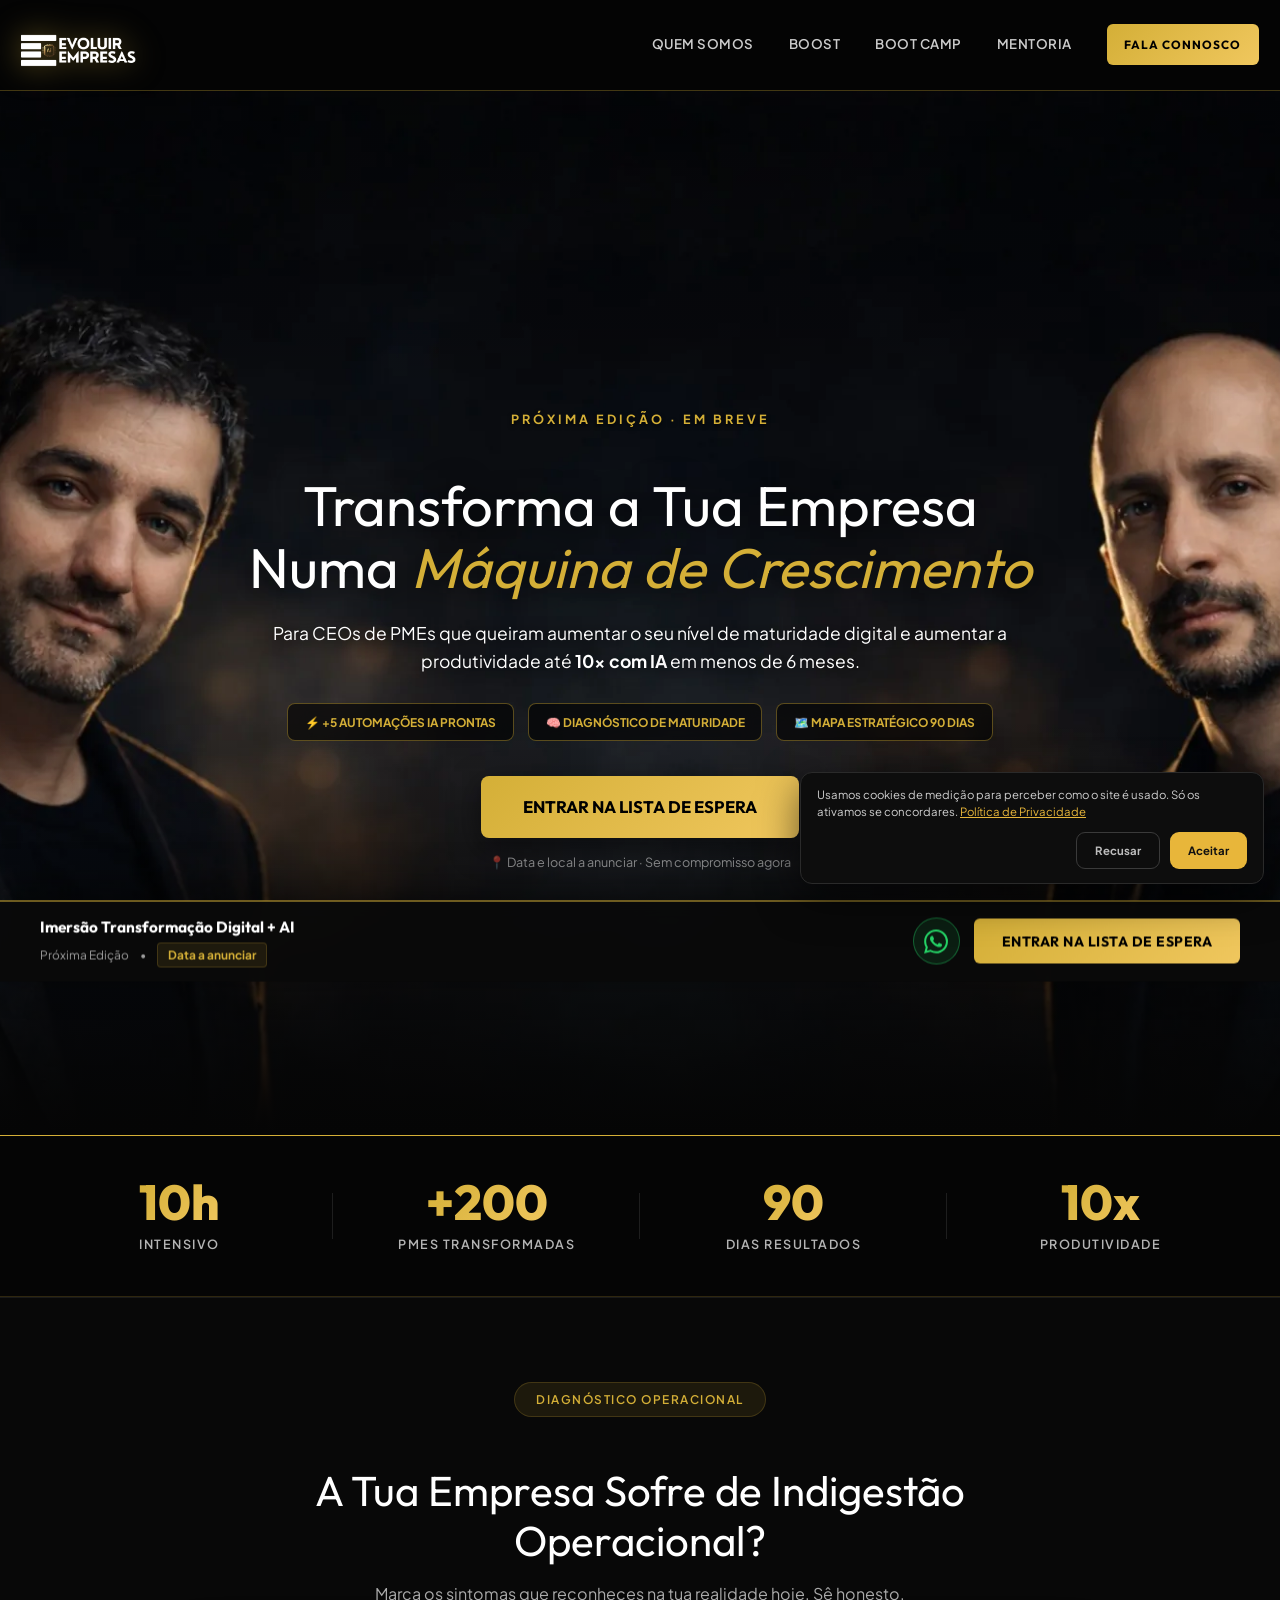
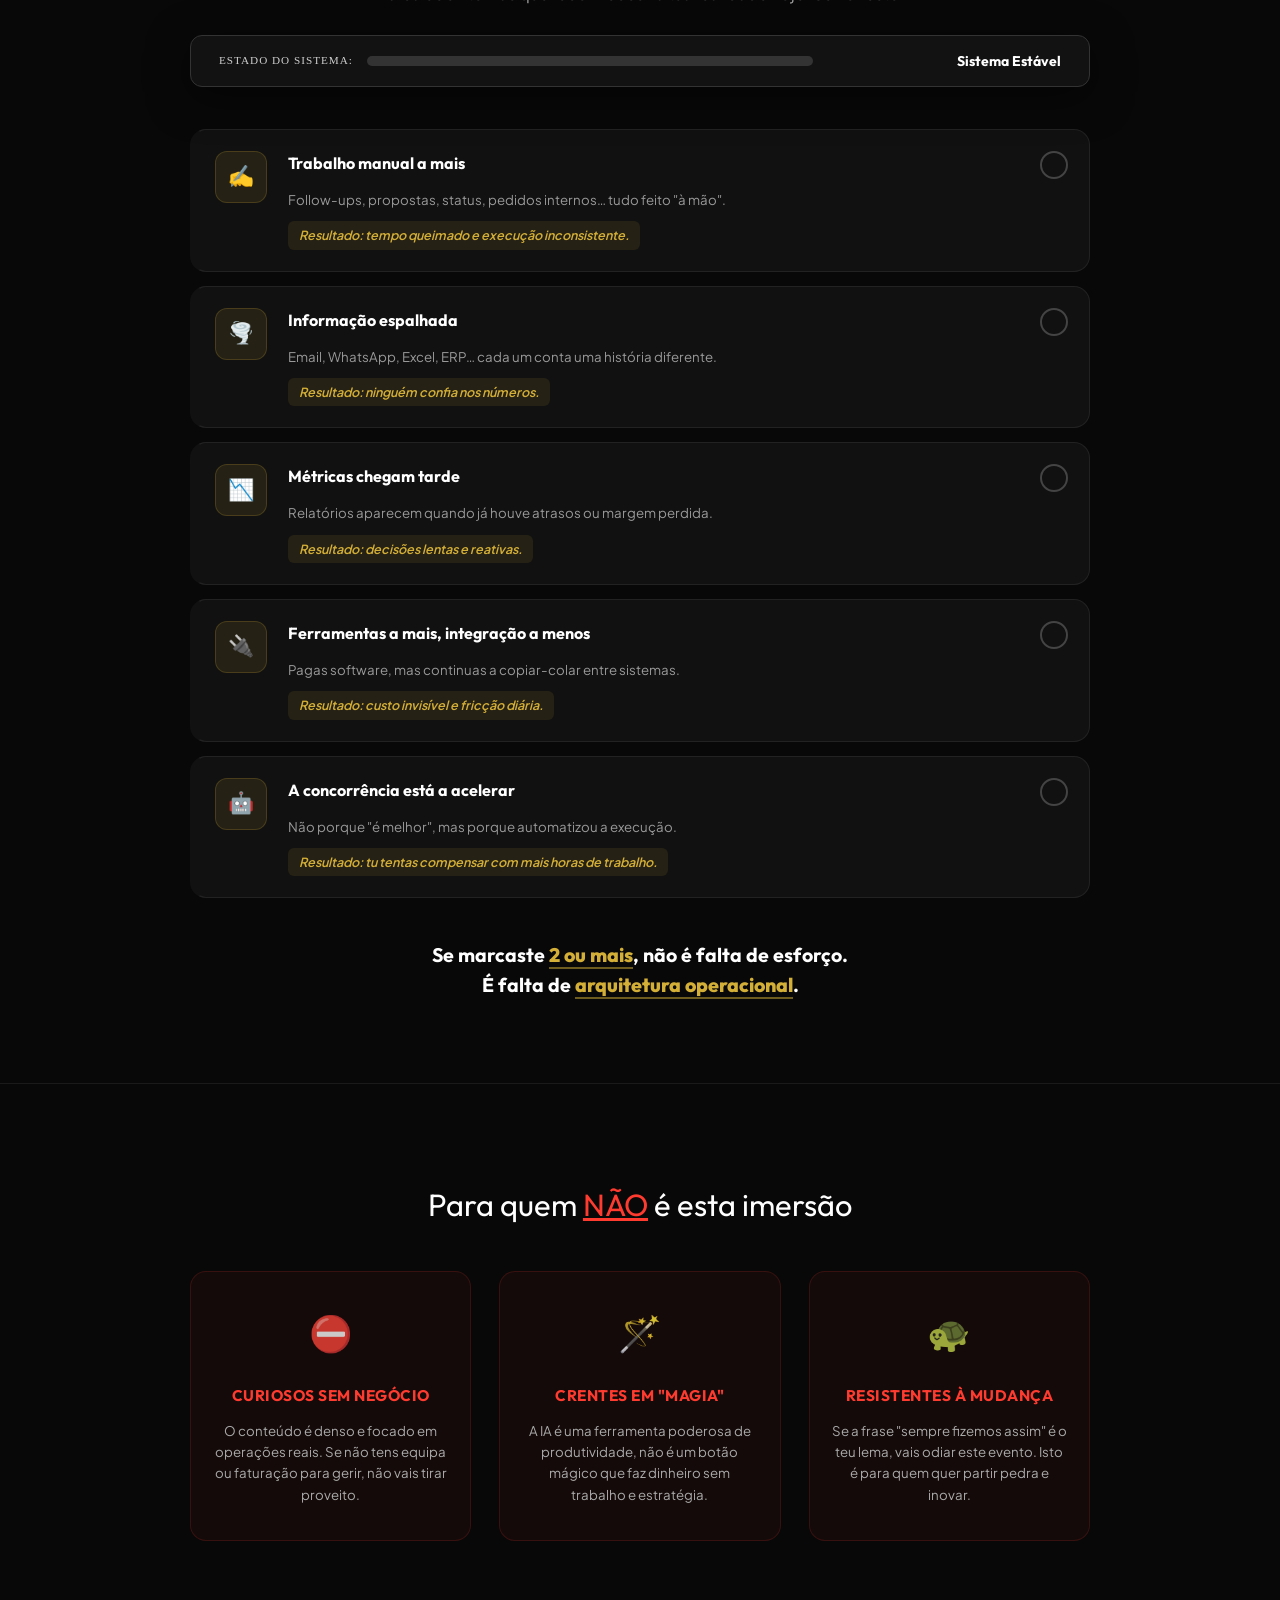
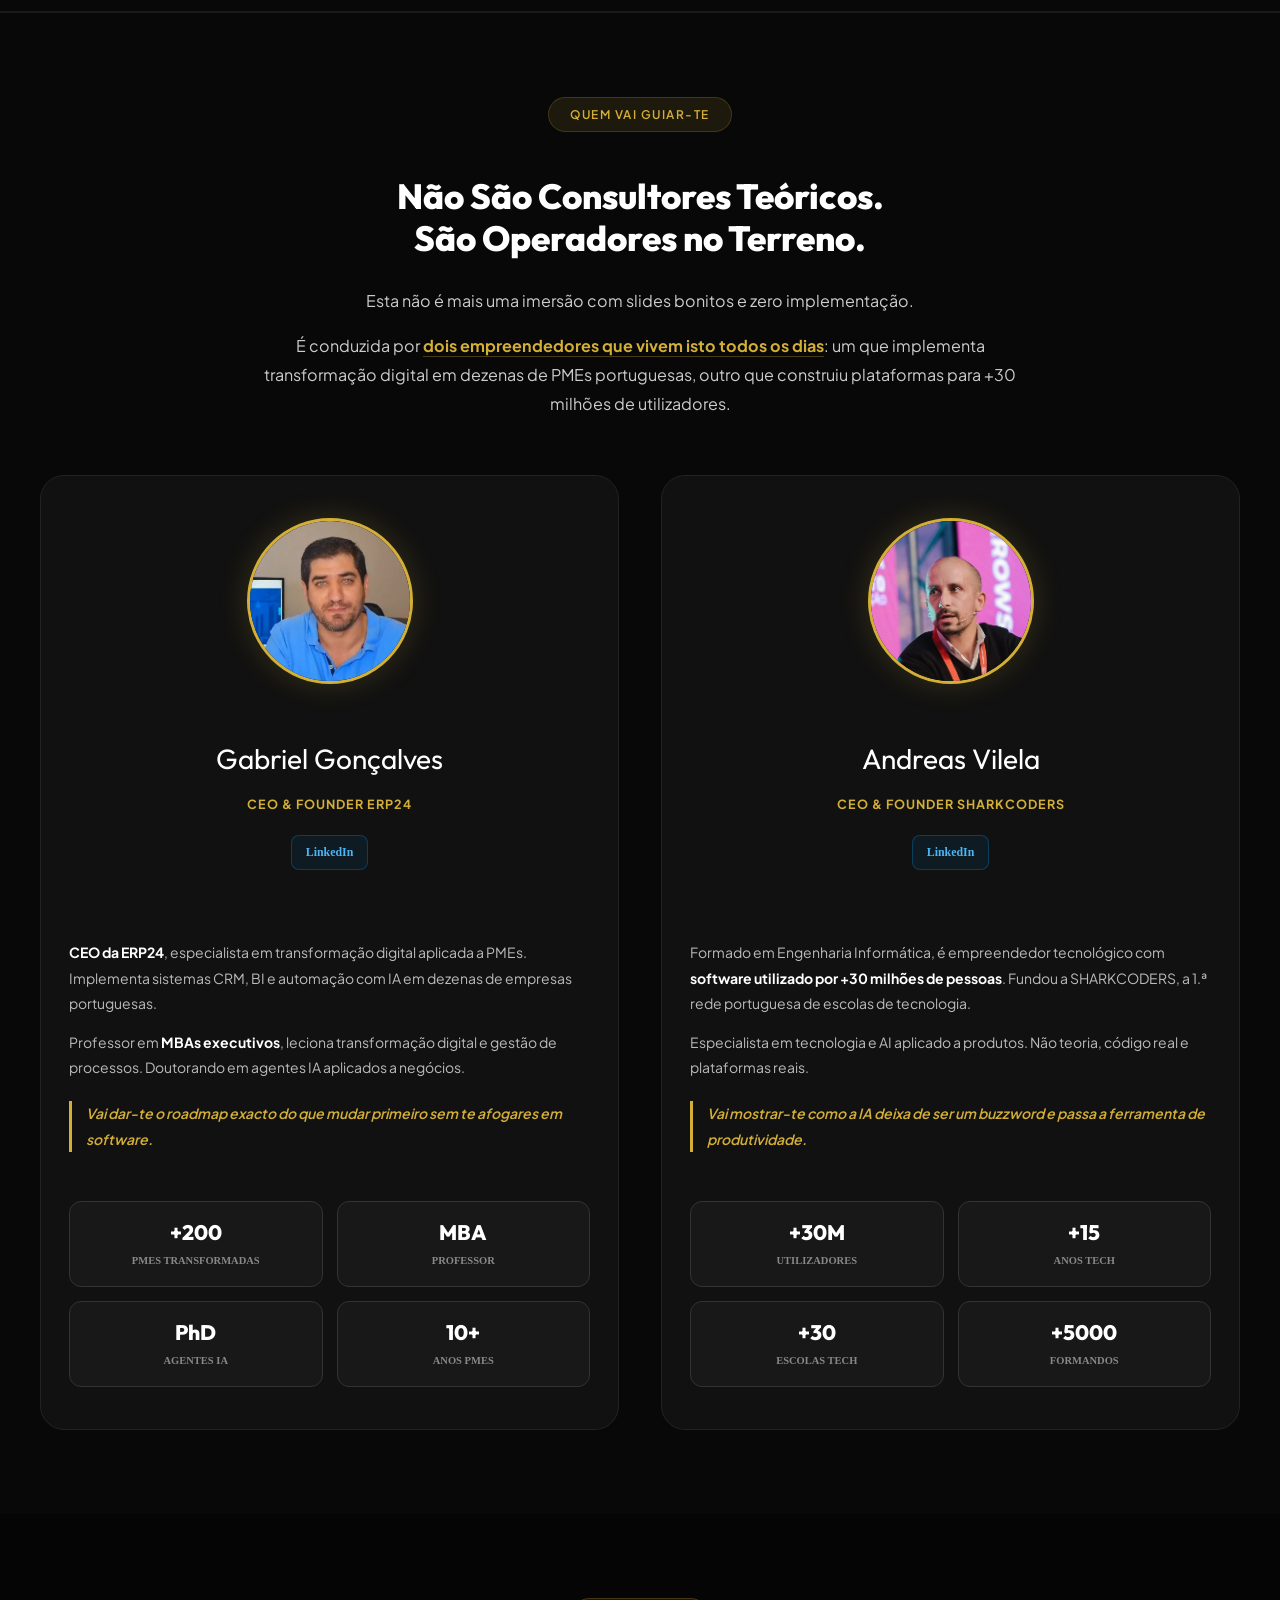
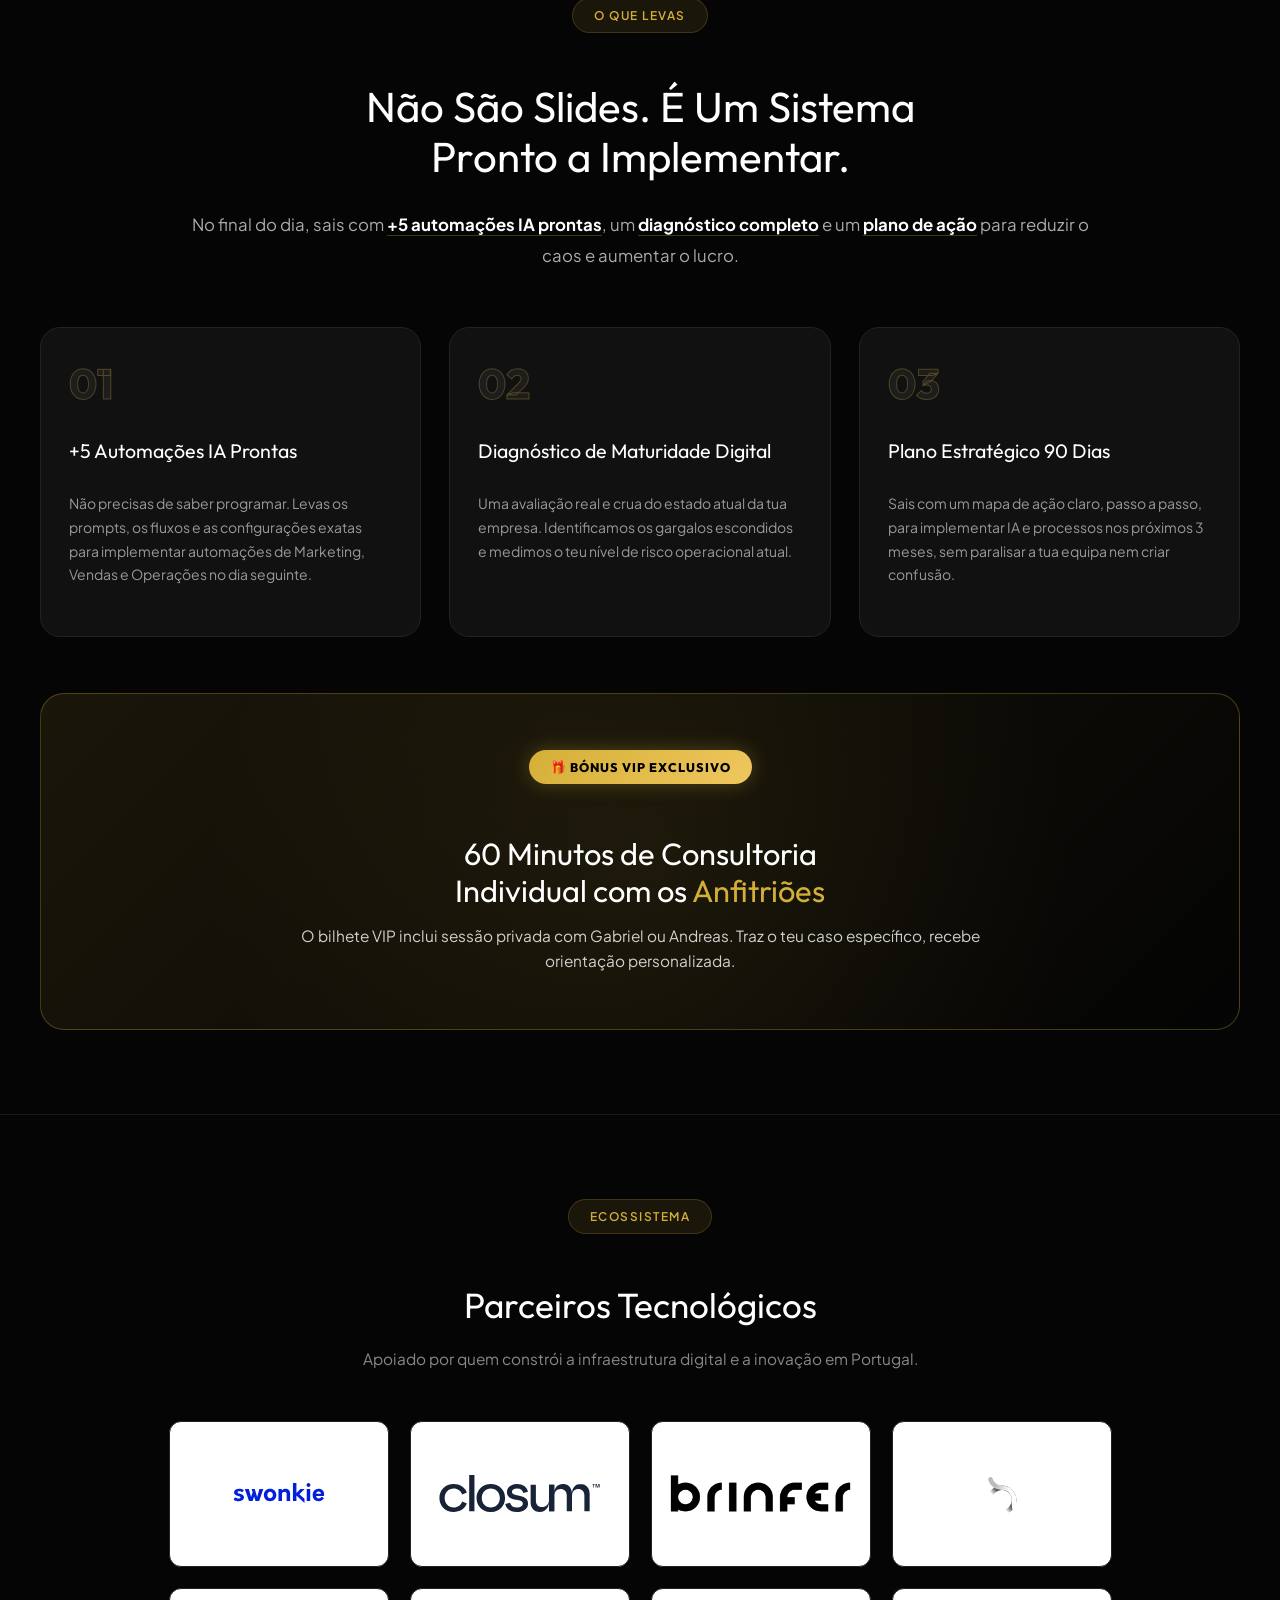
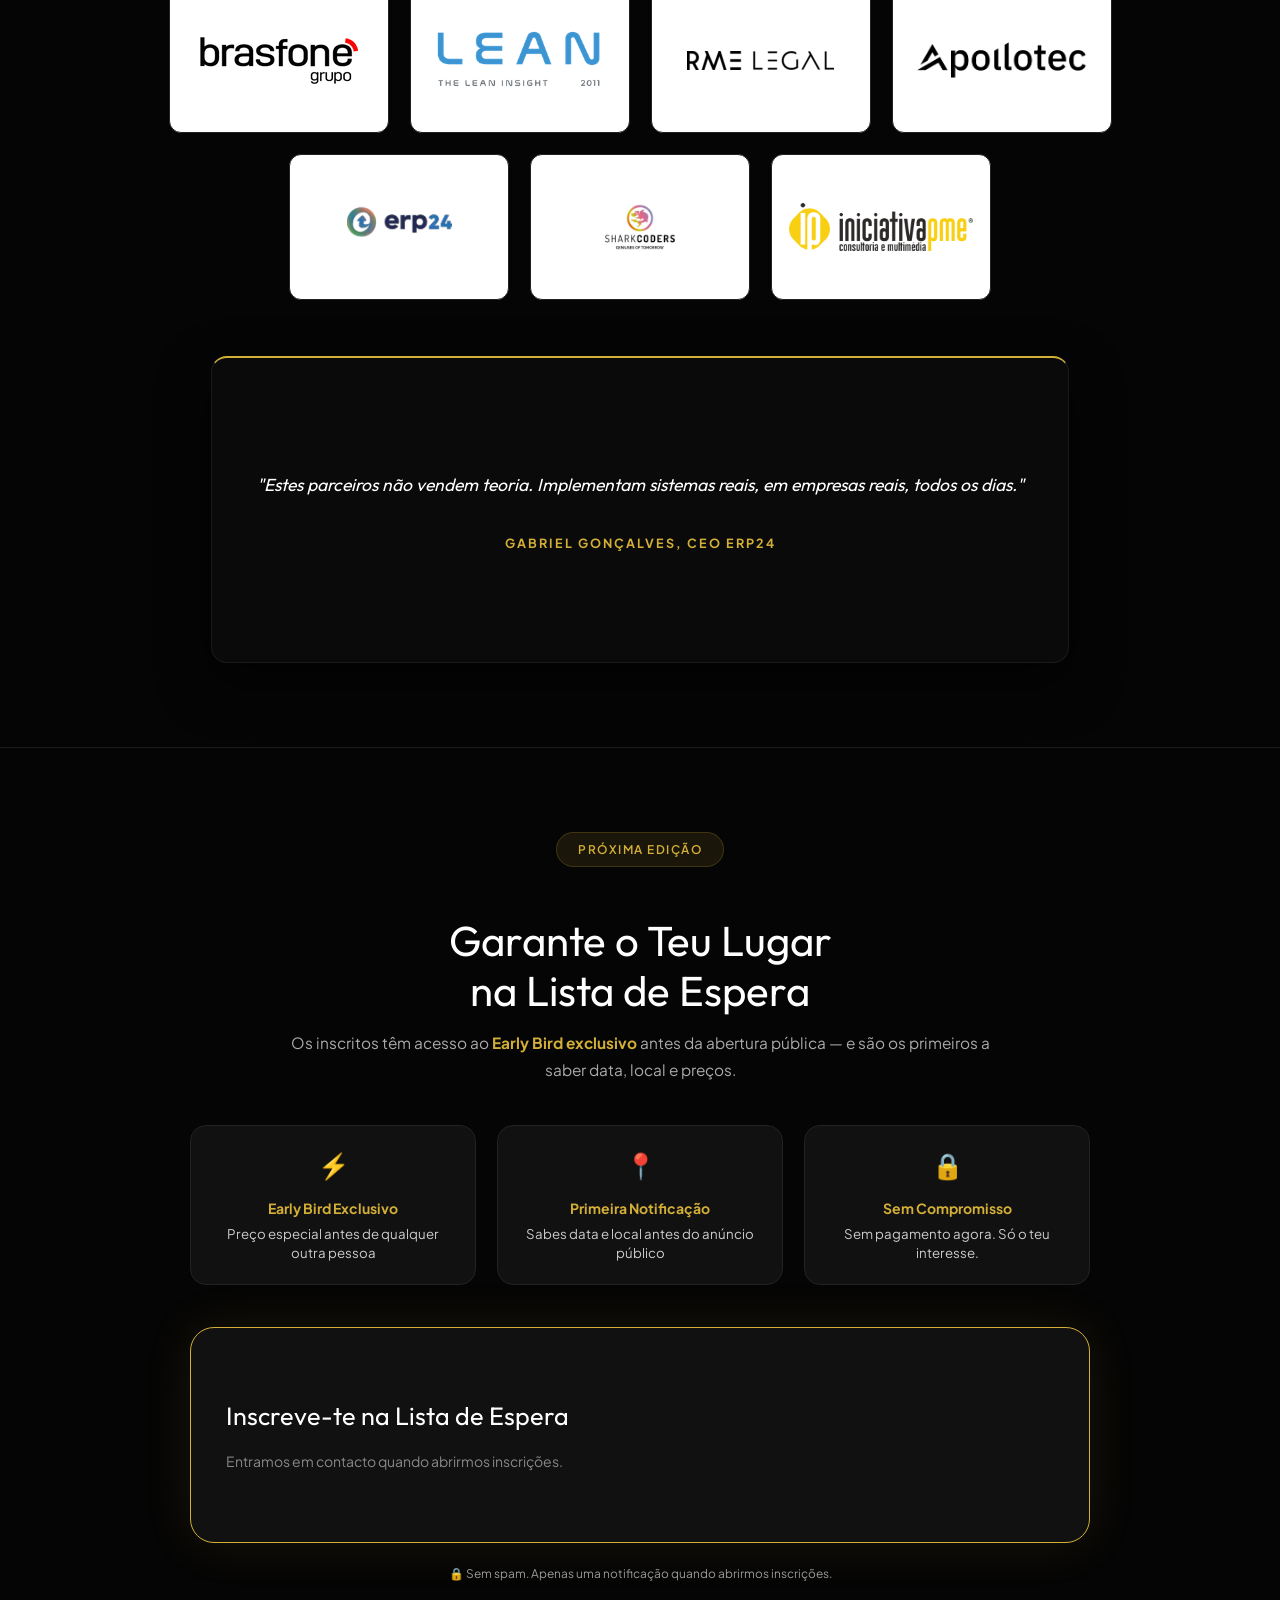
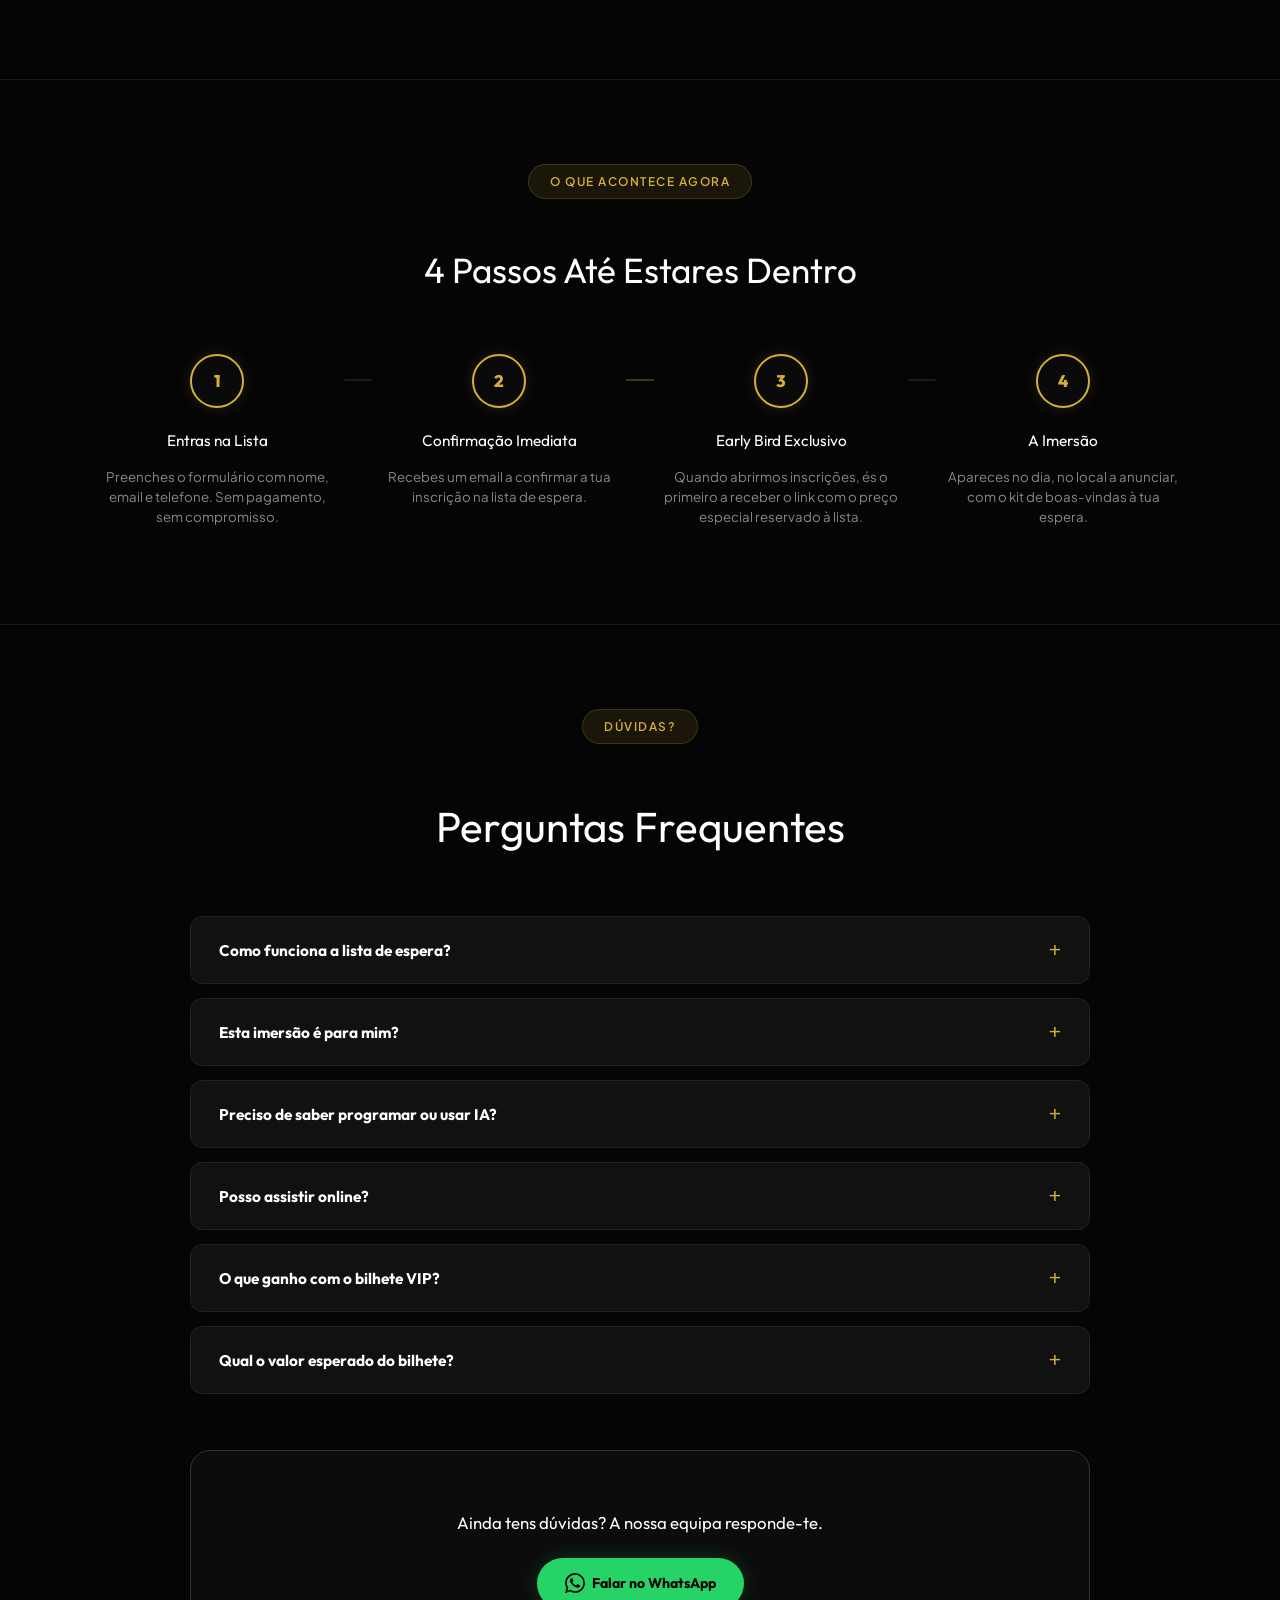
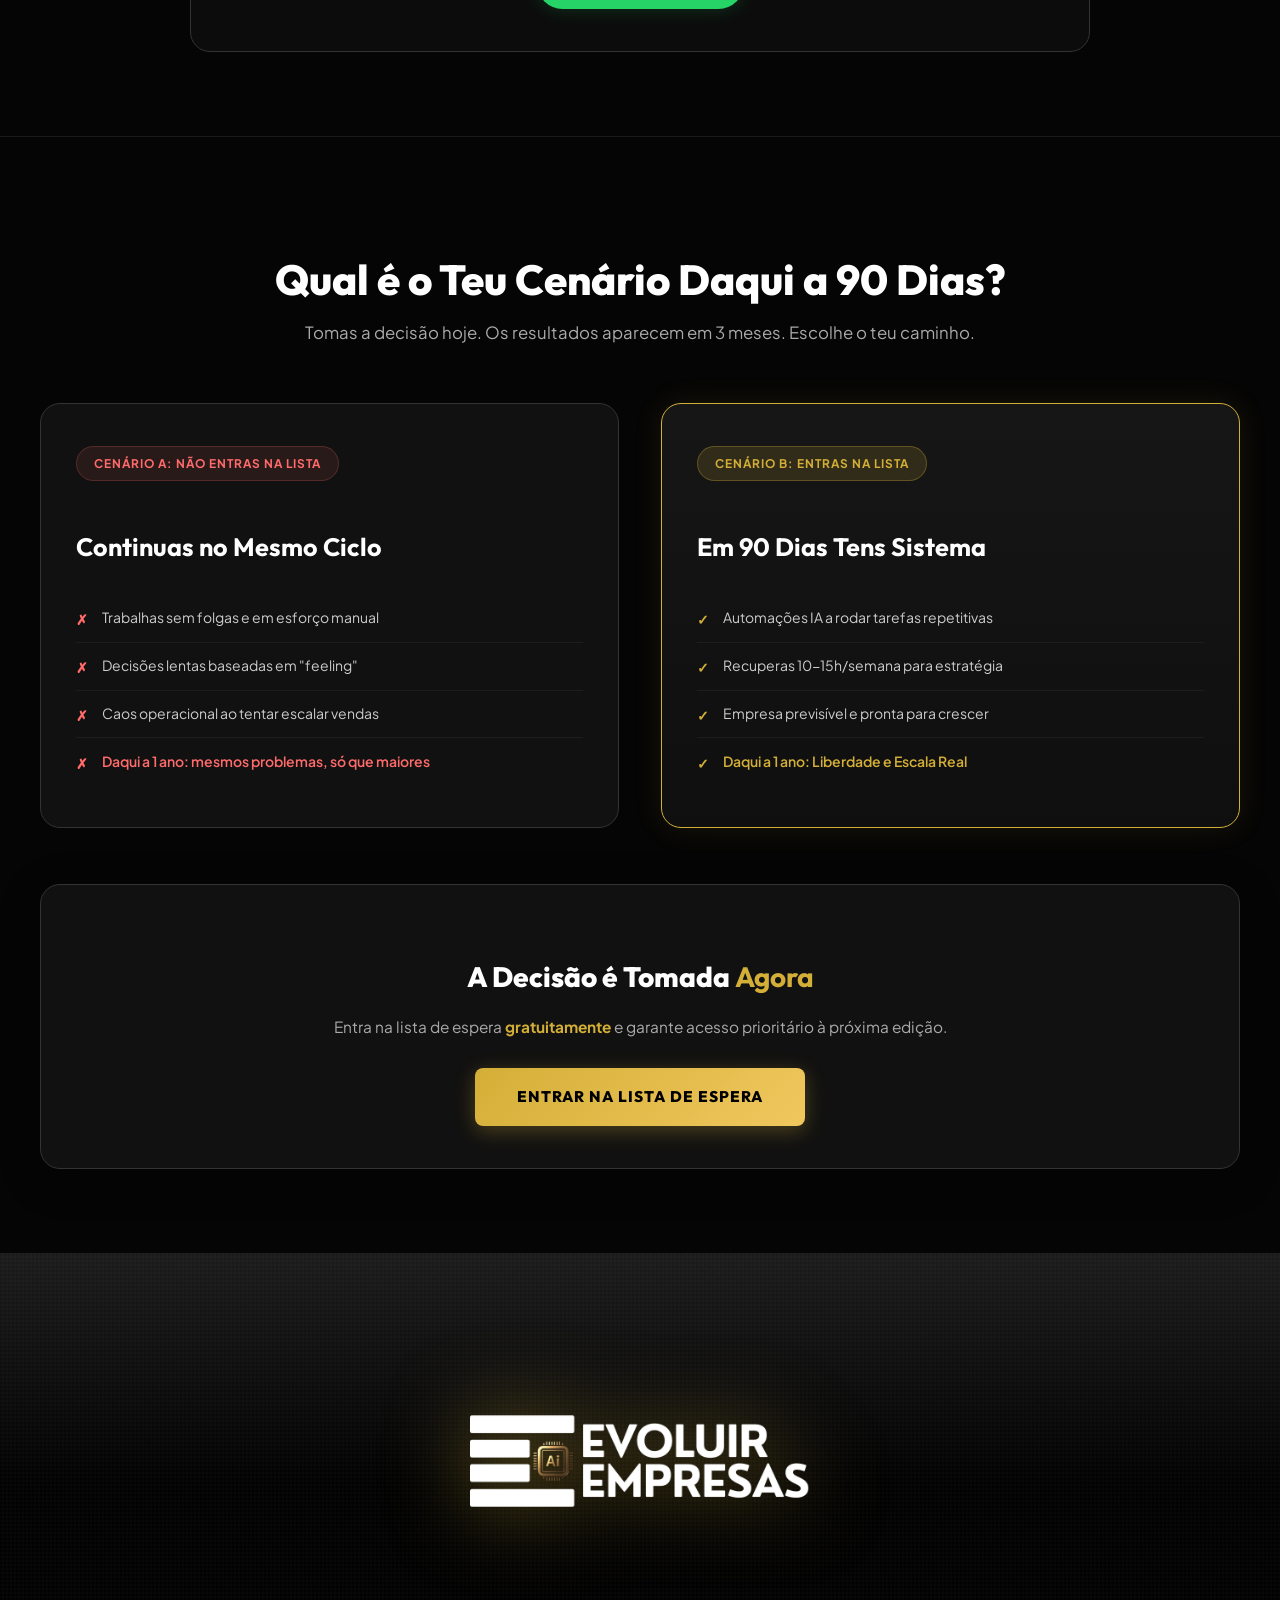
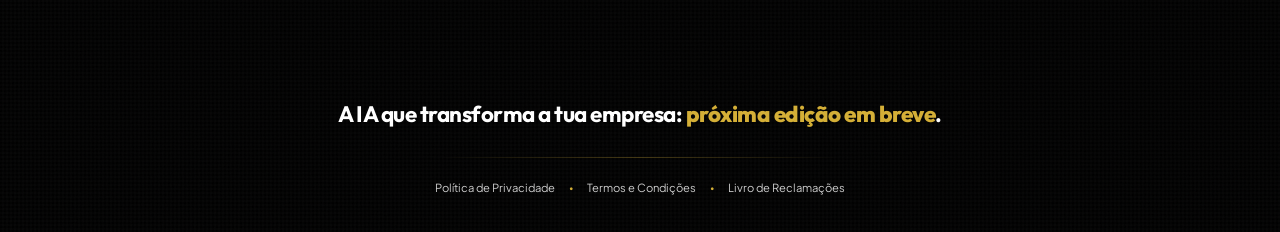
<file: boost/index.html>
<!DOCTYPE html>
<html lang="pt-PT">
<head>
<meta charset="utf-8">
<meta name="color-scheme" content="dark">
<meta name="theme-color" content="#050505">
<style>html{background:#050505}@view-transition{navigation:auto}@media(prefers-reduced-motion:reduce){::view-transition-old(root){animation:evfo .12s linear both}::view-transition-new(root){animation:evfi .12s linear both}}@keyframes evfo{to{opacity:0}}@keyframes evfi{from{opacity:0}}</style>
<meta name="viewport" content="width=device-width, initial-scale=1">
<title>Boost · Imersão Intensiva de IA para CEOs de PMEs · Evoluir Empresas AI</title>
<meta name="description" content="Imersão de 10 horas para CEOs de PMEs: diagnóstico de maturidade digital, plano de 90 dias e mais de 5 automações de IA prontas a implementar. Entra na lista de espera da próxima edição.">
<meta name="robots" content="noindex,nofollow">
<link rel="canonical" href="https://suporte-erp24.github.io/boost/">
<meta property="og:type" content="website">
<meta property="og:locale" content="pt_PT">
<meta property="og:site_name" content="Evoluir Empresas AI">
<meta property="og:title" content="Boost · Imersão Intensiva de IA para CEOs de PMEs · Evoluir Empresas AI">
<meta property="og:description" content="Imersão de 10 horas para CEOs de PMEs: diagnóstico de maturidade digital, plano de 90 dias e mais de 5 automações de IA prontas a implementar. Entra na lista de espera da próxima edição.">
<meta property="og:url" content="https://suporte-erp24.github.io/boost/">
<meta property="og:image" content="https://suporte-erp24.github.io/assets/img/1000111042_1x.webp">
<meta name="twitter:card" content="summary_large_image">
<meta name="twitter:title" content="Boost · Imersão Intensiva de IA para CEOs de PMEs · Evoluir Empresas AI">
<meta name="twitter:description" content="Imersão de 10 horas para CEOs de PMEs: diagnóstico de maturidade digital, plano de 90 dias e mais de 5 automações de IA prontas a implementar. Entra na lista de espera da próxima edição.">
<meta name="twitter:image" content="https://suporte-erp24.github.io/assets/img/1000111042_1x.webp">
<link rel="icon" href="/favicon.ico" sizes="any">
<link rel="apple-touch-icon" href="/assets/img/apple-touch-icon.png">
<link rel="preload" as="font" type="font/woff2" crossorigin href="/assets/fonts/QGYvz_MVcBeNP4NJtEtq.woff2">
<link rel="preload" as="font" type="font/woff2" crossorigin href="/assets/fonts/LDIoaomQNQcsA88c7O9yZ4KMCoOg4Ko20yw.woff2">
<link rel="preload" as="image" fetchpriority="high" href="/assets/img/untitled_design_9_1x.webp" media="(max-width:768px)">
<link rel="preload" as="image" fetchpriority="high" href="/assets/img/untitled_design_7_1x.webp" media="(min-width:769px)">
<style>@font-face{font-family:'Outfit';font-style:normal;font-weight:300;font-display:swap;src:url(/assets/fonts/QGYvz_MVcBeNP4NJuktqQ4E.woff2) format('woff2');unicode-range:U+0100-02BA,U+02BD-02C5,U+02C7-02CC,U+02CE-02D7,U+02DD-02FF,U+0304,U+0308,U+0329,U+1D00-1DBF,U+1E00-1E9F,U+1EF2-1EFF,U+2020,U+20A0-20AB,U+20AD-20C4,U+2113,U+2C60-2C7F,U+A720-A7FF}@font-face{font-family:'Outfit';font-style:normal;font-weight:300;font-display:swap;src:url(/assets/fonts/QGYvz_MVcBeNP4NJtEtq.woff2) format('woff2');unicode-range:U+0000-00FF,U+0131,U+0152-0153,U+02BB-02BC,U+02C6,U+02DA,U+02DC,U+0304,U+0308,U+0329,U+2000-206F,U+20AC,U+2122,U+2191,U+2193,U+2212,U+2215,U+FEFF,U+FFFD}@font-face{font-family:'Outfit';font-style:normal;font-weight:400;font-display:swap;src:url(/assets/fonts/QGYvz_MVcBeNP4NJuktqQ4E.woff2) format('woff2');unicode-range:U+0100-02BA,U+02BD-02C5,U+02C7-02CC,U+02CE-02D7,U+02DD-02FF,U+0304,U+0308,U+0329,U+1D00-1DBF,U+1E00-1E9F,U+1EF2-1EFF,U+2020,U+20A0-20AB,U+20AD-20C4,U+2113,U+2C60-2C7F,U+A720-A7FF}@font-face{font-family:'Outfit';font-style:normal;font-weight:400;font-display:swap;src:url(/assets/fonts/QGYvz_MVcBeNP4NJtEtq.woff2) format('woff2');unicode-range:U+0000-00FF,U+0131,U+0152-0153,U+02BB-02BC,U+02C6,U+02DA,U+02DC,U+0304,U+0308,U+0329,U+2000-206F,U+20AC,U+2122,U+2191,U+2193,U+2212,U+2215,U+FEFF,U+FFFD}@font-face{font-family:'Outfit';font-style:normal;font-weight:700;font-display:swap;src:url(/assets/fonts/QGYvz_MVcBeNP4NJuktqQ4E.woff2) format('woff2');unicode-range:U+0100-02BA,U+02BD-02C5,U+02C7-02CC,U+02CE-02D7,U+02DD-02FF,U+0304,U+0308,U+0329,U+1D00-1DBF,U+1E00-1E9F,U+1EF2-1EFF,U+2020,U+20A0-20AB,U+20AD-20C4,U+2113,U+2C60-2C7F,U+A720-A7FF}@font-face{font-family:'Outfit';font-style:normal;font-weight:700;font-display:swap;src:url(/assets/fonts/QGYvz_MVcBeNP4NJtEtq.woff2) format('woff2');unicode-range:U+0000-00FF,U+0131,U+0152-0153,U+02BB-02BC,U+02C6,U+02DA,U+02DC,U+0304,U+0308,U+0329,U+2000-206F,U+20AC,U+2122,U+2191,U+2193,U+2212,U+2215,U+FEFF,U+FFFD}@font-face{font-family:'Outfit';font-style:normal;font-weight:800;font-display:swap;src:url(/assets/fonts/QGYvz_MVcBeNP4NJuktqQ4E.woff2) format('woff2');unicode-range:U+0100-02BA,U+02BD-02C5,U+02C7-02CC,U+02CE-02D7,U+02DD-02FF,U+0304,U+0308,U+0329,U+1D00-1DBF,U+1E00-1E9F,U+1EF2-1EFF,U+2020,U+20A0-20AB,U+20AD-20C4,U+2113,U+2C60-2C7F,U+A720-A7FF}@font-face{font-family:'Outfit';font-style:normal;font-weight:800;font-display:swap;src:url(/assets/fonts/QGYvz_MVcBeNP4NJtEtq.woff2) format('woff2');unicode-range:U+0000-00FF,U+0131,U+0152-0153,U+02BB-02BC,U+02C6,U+02DA,U+02DC,U+0304,U+0308,U+0329,U+2000-206F,U+20AC,U+2122,U+2191,U+2193,U+2212,U+2215,U+FEFF,U+FFFD}@font-face{font-family:'Outfit';font-style:normal;font-weight:900;font-display:swap;src:url(/assets/fonts/QGYvz_MVcBeNP4NJuktqQ4E.woff2) format('woff2');unicode-range:U+0100-02BA,U+02BD-02C5,U+02C7-02CC,U+02CE-02D7,U+02DD-02FF,U+0304,U+0308,U+0329,U+1D00-1DBF,U+1E00-1E9F,U+1EF2-1EFF,U+2020,U+20A0-20AB,U+20AD-20C4,U+2113,U+2C60-2C7F,U+A720-A7FF}@font-face{font-family:'Outfit';font-style:normal;font-weight:900;font-display:swap;src:url(/assets/fonts/QGYvz_MVcBeNP4NJtEtq.woff2) format('woff2');unicode-range:U+0000-00FF,U+0131,U+0152-0153,U+02BB-02BC,U+02C6,U+02DA,U+02DC,U+0304,U+0308,U+0329,U+2000-206F,U+20AC,U+2122,U+2191,U+2193,U+2212,U+2215,U+FEFF,U+FFFD}@font-face{font-family:'Plus Jakarta Sans';font-style:normal;font-weight:400;font-display:swap;src:url(/assets/fonts/LDIoaomQNQcsA88c7O9yZ4KMCoOg4Ko40yyygA.woff2) format('woff2');unicode-range:U+0100-02BA,U+02BD-02C5,U+02C7-02CC,U+02CE-02D7,U+02DD-02FF,U+0304,U+0308,U+0329,U+1D00-1DBF,U+1E00-1E9F,U+1EF2-1EFF,U+2020,U+20A0-20AB,U+20AD-20C4,U+2113,U+2C60-2C7F,U+A720-A7FF}@font-face{font-family:'Plus Jakarta Sans';font-style:normal;font-weight:400;font-display:swap;src:url(/assets/fonts/LDIoaomQNQcsA88c7O9yZ4KMCoOg4Ko20yw.woff2) format('woff2');unicode-range:U+0000-00FF,U+0131,U+0152-0153,U+02BB-02BC,U+02C6,U+02DA,U+02DC,U+0304,U+0308,U+0329,U+2000-206F,U+20AC,U+2122,U+2191,U+2193,U+2212,U+2215,U+FEFF,U+FFFD}@font-face{font-family:'Plus Jakarta Sans';font-style:normal;font-weight:500;font-display:swap;src:url(/assets/fonts/LDIoaomQNQcsA88c7O9yZ4KMCoOg4Ko40yyygA.woff2) format('woff2');unicode-range:U+0100-02BA,U+02BD-02C5,U+02C7-02CC,U+02CE-02D7,U+02DD-02FF,U+0304,U+0308,U+0329,U+1D00-1DBF,U+1E00-1E9F,U+1EF2-1EFF,U+2020,U+20A0-20AB,U+20AD-20C4,U+2113,U+2C60-2C7F,U+A720-A7FF}@font-face{font-family:'Plus Jakarta Sans';font-style:normal;font-weight:500;font-display:swap;src:url(/assets/fonts/LDIoaomQNQcsA88c7O9yZ4KMCoOg4Ko20yw.woff2) format('woff2');unicode-range:U+0000-00FF,U+0131,U+0152-0153,U+02BB-02BC,U+02C6,U+02DA,U+02DC,U+0304,U+0308,U+0329,U+2000-206F,U+20AC,U+2122,U+2191,U+2193,U+2212,U+2215,U+FEFF,U+FFFD}@font-face{font-family:'Plus Jakarta Sans';font-style:normal;font-weight:600;font-display:swap;src:url(/assets/fonts/LDIoaomQNQcsA88c7O9yZ4KMCoOg4Ko40yyygA.woff2) format('woff2');unicode-range:U+0100-02BA,U+02BD-02C5,U+02C7-02CC,U+02CE-02D7,U+02DD-02FF,U+0304,U+0308,U+0329,U+1D00-1DBF,U+1E00-1E9F,U+1EF2-1EFF,U+2020,U+20A0-20AB,U+20AD-20C4,U+2113,U+2C60-2C7F,U+A720-A7FF}@font-face{font-family:'Plus Jakarta Sans';font-style:normal;font-weight:600;font-display:swap;src:url(/assets/fonts/LDIoaomQNQcsA88c7O9yZ4KMCoOg4Ko20yw.woff2) format('woff2');unicode-range:U+0000-00FF,U+0131,U+0152-0153,U+02BB-02BC,U+02C6,U+02DA,U+02DC,U+0304,U+0308,U+0329,U+2000-206F,U+20AC,U+2122,U+2191,U+2193,U+2212,U+2215,U+FEFF,U+FFFD}@font-face{font-family:'Plus Jakarta Sans';font-style:normal;font-weight:700;font-display:swap;src:url(/assets/fonts/LDIoaomQNQcsA88c7O9yZ4KMCoOg4Ko40yyygA.woff2) format('woff2');unicode-range:U+0100-02BA,U+02BD-02C5,U+02C7-02CC,U+02CE-02D7,U+02DD-02FF,U+0304,U+0308,U+0329,U+1D00-1DBF,U+1E00-1E9F,U+1EF2-1EFF,U+2020,U+20A0-20AB,U+20AD-20C4,U+2113,U+2C60-2C7F,U+A720-A7FF}@font-face{font-family:'Plus Jakarta Sans';font-style:normal;font-weight:700;font-display:swap;src:url(/assets/fonts/LDIoaomQNQcsA88c7O9yZ4KMCoOg4Ko20yw.woff2) format('woff2');unicode-range:U+0000-00FF,U+0131,U+0152-0153,U+02BB-02BC,U+02C6,U+02DA,U+02DC,U+0304,U+0308,U+0329,U+2000-206F,U+20AC,U+2122,U+2191,U+2193,U+2212,U+2215,U+FEFF,U+FFFD}@font-face{font-family:'Space Mono';font-style:normal;font-weight:400;font-display:swap;src:url(/assets/fonts/i7dPIFZifjKcF5UAWdDRYE98RWq7.woff2) format('woff2');unicode-range:U+0100-02BA,U+02BD-02C5,U+02C7-02CC,U+02CE-02D7,U+02DD-02FF,U+0304,U+0308,U+0329,U+1D00-1DBF,U+1E00-1E9F,U+1EF2-1EFF,U+2020,U+20A0-20AB,U+20AD-20C4,U+2113,U+2C60-2C7F,U+A720-A7FF}@font-face{font-family:'Space Mono';font-style:normal;font-weight:400;font-display:swap;src:url(/assets/fonts/i7dPIFZifjKcF5UAWdDRYEF8RQ.woff2) format('woff2');unicode-range:U+0000-00FF,U+0131,U+0152-0153,U+02BB-02BC,U+02C6,U+02DA,U+02DC,U+0304,U+0308,U+0329,U+2000-206F,U+20AC,U+2122,U+2191,U+2193,U+2212,U+2215,U+FEFF,U+FFFD}@font-face{font-family:'Space Mono';font-style:normal;font-weight:700;font-display:swap;src:url(/assets/fonts/i7dMIFZifjKcF5UAWdDRaPpZUFuaHjyV.woff2) format('woff2');unicode-range:U+0100-02BA,U+02BD-02C5,U+02C7-02CC,U+02CE-02D7,U+02DD-02FF,U+0304,U+0308,U+0329,U+1D00-1DBF,U+1E00-1E9F,U+1EF2-1EFF,U+2020,U+20A0-20AB,U+20AD-20C4,U+2113,U+2C60-2C7F,U+A720-A7FF}@font-face{font-family:'Space Mono';font-style:normal;font-weight:700;font-display:swap;src:url(/assets/fonts/i7dMIFZifjKcF5UAWdDRaPpZUFWaHg.woff2) format('woff2');unicode-range:U+0000-00FF,U+0131,U+0152-0153,U+02BB-02BC,U+02C6,U+02DA,U+02DC,U+0304,U+0308,U+0329,U+2000-206F,U+20AC,U+2122,U+2191,U+2193,U+2212,U+2215,U+FEFF,U+FFFD}.ev-cookies{position:fixed;left:auto;right:16px;bottom:16px;z-index:99999;max-width:430px;background:#0d0d0d;border:1px solid #2a2a2a;border-radius:12px;padding:14px 16px;display:flex;gap:12px;align-items:center;flex-wrap:wrap;box-shadow:0 14px 40px rgba(0,0,0,.6);font-family:'Plus Jakarta Sans',system-ui,sans-serif}.ev-cookies p{margin:0;flex:1 1 100%;color:#cfcfcf;font-size:.8125rem;line-height:1.45}.ev-cookies a{color:#e8b63a;text-decoration:underline}.ev-cookies button{border:0;border-radius:9px;padding:10px 18px;font-weight:700;cursor:pointer;font-size:.8125rem;font-family:inherit}.ev-cookies .ev-sim{background:#e8b63a;color:#111}.ev-cookies .ev-nao{background:transparent;color:#bdbdbd;border:1px solid #3a3a3a}.ev-cookies div{display:flex;gap:10px;margin-left:auto}@media(max-width:640px){.ev-cookies{left:12px;right:12px;max-width:none}.ev-cookies button{flex:1}}:root{--primary:#2fc6f6 !important;--primary-darken-1:hsl(194.47,92%,55%);--primary-darken-2:hsl(194.47,92%,52%);--primary-darken-3:hsl(194.47,92%,47%);--primary-lighten-1:hsl(194.47,92%,67%);--primary-opacity-0:rgba(47,198,246,0);--primary-opacity-0_05:rgba(47,198,246,0.05);--primary-opacity-0_1:rgba(47,198,246,0.1);--primary-opacity-0_15:rgba(47,198,246,0.15);--primary-opacity-0_2:rgba(47,198,246,0.2);--primary-opacity-0_25:rgba(47,198,246,0.25);--primary-opacity-0_3:rgba(47,198,246,0.3);--primary-opacity-0_35:rgba(47,198,246,0.35);--primary-opacity-0_4:rgba(47,198,246,0.4);--primary-opacity-0_45:rgba(47,198,246,0.45);--primary-opacity-0_5:rgba(47,198,246,0.5);--primary-opacity-0_55:rgba(47,198,246,0.55);--primary-opacity-0_6:rgba(47,198,246,0.6);--primary-opacity-0_65:rgba(47,198,246,0.65);--primary-opacity-0_7:rgba(47,198,246,0.7);--primary-opacity-0_75:rgba(47,198,246,0.75);--primary-opacity-0_8:rgba(47,198,246,0.8);--primary-opacity-0_85:rgba(47,198,246,0.85);--primary-opacity-0_9:rgba(47,198,246,0.9);--primary-opacity-0_95:rgba(47,198,246,0.95);--theme-color-main:hsl(194.47,20%,20%);--theme-color-secondary:hsl(194.47,20%,80%);--theme-color-title:hsl(194.47,20%,20%);--theme-color-strict-inverse:#ffffff}html{font-size:14px}body{font-size:1rem}.g-font-size-default{font-size:1rem}main.landing-public-mode{line-height:1.6;font-weight:400}.landing-public-mode .h1,.landing-public-mode .h2,.landing-public-mode .h3,.landing-public-mode .h4,.landing-public-mode .h5,.landing-public-mode .h6,.landing-public-mode .h7,.landing-public-mode h1,.landing-public-mode h2,.landing-public-mode h3,.landing-public-mode h4,.landing-public-mode h5,.landing-public-mode h6{font-weight:400}body{padding-top:90px !important;margin:0 !important}@media(max-width:968px){body{padding-top:70px !important}}main.landing-public-mode{padding-top:0 !important}:root{--gold-primary:#D4AF37;--gold-gradient:linear-gradient(135deg,#D4AF37 0%,#F0C75E 100%)}.workshop-header{background-color:rgba(5,5,5,0.95);backdrop-filter:blur(10px);height:90px;padding:0 1.5rem;position:fixed;top:0;left:0;right:0;z-index:99999;border-bottom:1px solid rgba(212,175,55,0.3);display:flex;align-items:center}.workshop-header-container{max-width:1400px;width:100%;margin:0 auto;display:flex;justify-content:space-between;align-items:center}.workshop-header-logo img{height:115px;width:auto;position:relative;top:15px;filter:drop-shadow(0 0 15px rgba(212,175,55,0.5));transition:all 0.3s ease}.workshop-header-logo:hover img{transform:scale(1.05);filter:drop-shadow(0 0 25px rgba(212,175,55,0.8))}.workshop-header-nav{display:flex;align-items:center;gap:2.5rem;list-style:none;margin:0;padding:0}.workshop-header-nav li a.nav-link{color:#fff;text-decoration:none;font-family:'Plus Jakarta Sans',sans-serif;font-size:0.95rem;font-weight:600;text-transform:uppercase;letter-spacing:0.5px;opacity:0.8;transition:all 0.3s ease;border-bottom:2px solid transparent;padding-bottom:2px}.workshop-header-nav li a.nav-link:hover{color:var(--gold-primary);opacity:1;border-bottom:2px solid var(--gold-primary)}ul.workshop-header-nav li a.workshop-header-cta{padding:0.75rem 2rem !important;background:var(--gold-gradient) !important;color:#000 !important;border-radius:6px !important;font-family:'Outfit',sans-serif !important;font-size:0.85rem !important;font-weight:700 !important;text-transform:uppercase !important;letter-spacing:1px !important;opacity:1 !important;text-decoration:none !important;border:none !important;transition:all 0.3s !important}ul.workshop-header-nav li a.workshop-header-cta:hover{transform:translateY(-3px) !important;box-shadow:0 0 25px rgba(212,175,55,0.6) !important}.hamburger{display:none;cursor:pointer;background:transparent;border:none;z-index:1002;padding:10px}.bar{display:block;width:25px;height:3px;margin:5px auto;background-color:var(--gold-primary);border-radius:2px;transition:all 0.3s ease-in-out}.hamburger.active .bar:nth-child(2){opacity:0}.hamburger.active .bar:nth-child(1){transform:translateY(8px) rotate(45deg)}.hamburger.active .bar:nth-child(3){transform:translateY(-8px) rotate(-45deg)}@media(max-width:968px){.workshop-header{height:70px;padding:0 1rem}.workshop-header-logo img{height:90px;top:10px}.hamburger{display:block}.workshop-header-nav{position:fixed;left:-100%;top:70px;flex-direction:column;gap:1.5rem;background-color:rgba(5,5,5,0.98);backdrop-filter:blur(15px);width:100%;text-align:center;padding:3rem 2rem;border-bottom:1px solid var(--gold-primary);height:calc(100vh - 70px);overflow-y:auto;transition:0.4s cubic-bezier(0.4,0,0.2,1)}.workshop-header-nav.active{left:0}.workshop-header-nav li a.nav-link{font-size:1.3rem;display:block;padding:15px 0;border-bottom:1px solid rgba(255,255,255,0.08)}ul.workshop-header-nav li a.workshop-header-cta{display:inline-block !important;width:100% !important;margin-top:2rem !important;padding:1rem !important}}.workshop-hero{background-color:#050505;color:#fff;padding:12rem 1.5rem 8rem;position:relative;overflow:hidden;border-bottom:1px solid #D4AF37;min-height:85vh;display:flex;align-items:center;justify-content:center;font-family:'Plus Jakarta Sans',sans-serif;background-image:url('/assets/img/untitled_design_7_1x.webp');background-repeat:no-repeat;background-size:cover;background-position:center 15%}.workshop-hero::after{content:'';position:absolute;top:0;left:0;width:100%;height:100%;background:linear-gradient(to bottom,rgba(0,0,0,0.3) 0%,rgba(0,0,0,0) 30%,rgba(0,0,0,0) 60%,rgba(5,5,5,1) 100%);z-index:1;pointer-events:none}.mobile-hero-visual{display:none}.workshop-hero-container{max-width:900px;margin:0 auto;text-align:center;position:relative;z-index:10}.workshop-hero-headline{font-family:'Outfit',sans-serif;font-size:4rem;font-weight:800;line-height:1.1;margin-bottom:1.5rem;color:#fff;text-shadow:0 4px 30px rgba(0,0,0,0.8)}.workshop-hero-headline .highlight{color:#D4AF37;font-style:italic}.workshop-hero-promise{font-size:1.25rem;line-height:1.6;color:#fff;margin-bottom:2rem;max-width:800px;margin-left:auto;margin-right:auto;text-shadow:0 2px 15px rgba(0,0,0,1)}.hero-deliverables-grid{display:flex;justify-content:center;gap:1rem;margin-top:1.5rem;flex-wrap:wrap}.deliverable-tag{background:rgba(0,0,0,0.6);border:1px solid rgba(212,175,55,0.4);padding:0.6rem 1.2rem;border-radius:8px;display:flex;align-items:center;gap:0.6rem;backdrop-filter:blur(10px)}.tag-text{font-family:'Plus Jakarta Sans',sans-serif;font-size:0.85rem;font-weight:700;color:#D4AF37;text-transform:uppercase}a.workshop-hero-button{padding:1.25rem 3rem;font-family:'Outfit',sans-serif;font-size:1.2rem;font-weight:700;text-transform:uppercase;border-radius:8px;text-decoration:none !important;display:inline-block;background:linear-gradient(135deg,#D4AF37 0%,#F0C75E 100%);color:#000 !important;margin-top:2.5rem;box-shadow:0 10px 30px rgba(0,0,0,0.5);transition:transform 0.3s ease}a.workshop-hero-button:hover{transform:translateY(-3px)}.hero-waitlist-note{margin-top:1rem;font-family:'Plus Jakarta Sans',sans-serif;font-size:0.9rem;color:rgba(255,255,255,0.5)}@media (max-width:968px){.workshop-hero{display:block;padding:0 0 4rem 0;min-height:auto;background-image:none !important}.workshop-hero::after{display:none}.mobile-hero-visual{display:block;width:100%;height:60vh;background-image:url('/assets/img/untitled_design_9_1x.webp');background-size:cover;background-position:center top;position:relative;z-index:0;-webkit-mask-image:linear-gradient(to bottom,black 85%,transparent 100%);mask-image:linear-gradient(to bottom,black 85%,transparent 100%)}.workshop-hero-container{padding:0 1.5rem;margin-top:-2rem}.workshop-hero-headline{font-size:2.4rem}.deliverable-tag{width:100%;justify-content:center}}.workshop-stats{background-color:#050505;padding:3rem 1.5rem;border-bottom:1px solid rgba(212,175,55,0.2);position:relative;z-index:10}.workshop-stats-container{max-width:1200px;margin:0 auto;display:grid;grid-template-columns:repeat(4,1fr);gap:2rem;align-items:center}.workshop-stat-item{text-align:center;position:relative}.workshop-stat-item:not(:last-child)::after{content:'';position:absolute;right:-1rem;top:20%;height:60%;width:1px;background:rgba(255,255,255,0.1);display:block}.workshop-stat-number{font-family:'Outfit',sans-serif;font-size:3.5rem;font-weight:800;line-height:1;margin-bottom:0.5rem;background:linear-gradient(135deg,#D4AF37 0%,#F0C75E 100%);-webkit-background-clip:text;-webkit-text-fill-color:transparent;display:inline-block}.workshop-stat-label{font-family:'Plus Jakarta Sans',sans-serif;font-size:0.9rem;color:rgba(255,255,255,0.7);font-weight:600;text-transform:uppercase;letter-spacing:1.5px}@media (max-width:768px){.workshop-stats{padding:2.5rem 1.5rem}.workshop-stats-container{grid-template-columns:repeat(2,1fr);gap:2.5rem 1rem}.workshop-stat-item:not(:last-child)::after{display:none}.workshop-stat-number{font-size:2.5rem}.workshop-stat-label{font-size:0.75rem}}.workshop-sticky{position:fixed;bottom:0;left:0;right:0;background:rgba(10,10,10,0.95);backdrop-filter:blur(10px);border-top:1px solid #D4AF37;padding:1rem 1.5rem;z-index:9999;transform:translateY(100%);transition:transform 0.4s cubic-bezier(0.4,0,0.2,1);box-shadow:0 -10px 40px rgba(0,0,0,0.5)}.workshop-sticky.visible{transform:translateY(0)}.workshop-sticky-container{max-width:1200px;margin:0 auto;display:flex;justify-content:space-between;align-items:center;gap:2rem}.workshop-sticky-info{display:flex;align-items:center;gap:2rem}.workshop-sticky-text{font-family:'Plus Jakarta Sans',sans-serif;color:#fff}.workshop-sticky-title{font-family:'Outfit',sans-serif;font-size:1.1rem;font-weight:700;margin-bottom:0.2rem;color:#fff}.workshop-sticky-subtitle{font-size:0.85rem;color:rgba(255,255,255,0.6);display:flex;align-items:center;gap:0.8rem}.sticky-badge{color:#D4AF37;font-weight:700;background:rgba(212,175,55,0.1);padding:2px 10px;border-radius:4px;border:1px solid rgba(212,175,55,0.2)}.workshop-sticky-actions{display:flex;align-items:center;gap:1rem}.workshop-sticky-cta{padding:0.8rem 2rem;background:linear-gradient(135deg,#D4AF37 0%,#F0C75E 100%);color:#000 !important;border:none;border-radius:6px;font-family:'Outfit',sans-serif;font-weight:700;font-size:1rem;cursor:pointer;transition:all 0.3s;text-transform:uppercase;letter-spacing:0.5px;text-decoration:none !important;white-space:nowrap}.workshop-sticky-cta:hover{transform:translateY(-2px);box-shadow:0 0 20px rgba(212,175,55,0.4);background:linear-gradient(135deg,#E5C158 0%,#FFD700 100%)}.workshop-sticky-whatsapp{display:flex;align-items:center;justify-content:center;width:45px;height:45px;background:rgba(37,211,102,0.1);border:1px solid rgba(37,211,102,0.4);border-radius:50%;transition:all 0.3s}.workshop-sticky-whatsapp:hover{background:#25D366;transform:scale(1.1)}.workshop-sticky-whatsapp svg{width:24px;height:24px;fill:#25D366}.workshop-sticky-whatsapp:hover svg{fill:#000}@media (max-width:968px){.workshop-sticky-container{flex-direction:column;gap:1rem;text-align:center}.workshop-sticky-info{flex-direction:column;gap:0.8rem}.workshop-sticky-actions{width:100%;justify-content:center}.workshop-sticky-cta{width:100%;text-align:center}}.workshop-problem{background-color:#080808;padding:6rem 1.5rem;position:relative;border-top:1px solid #1A1A1A;z-index:5;width:100%;display:block;box-sizing:border-box;color:#FFF}.workshop-problem-container{max-width:900px;margin:0 auto;position:relative}.workshop-section-header{text-align:center;margin-bottom:3.5rem}.workshop-section-badge{display:inline-block;background:rgba(212,175,55,0.1);color:#D4AF37;padding:0.5rem 1.5rem;border-radius:30px;font-family:'Plus Jakarta Sans',sans-serif;font-size:0.85rem;font-weight:600;text-transform:uppercase;letter-spacing:1.5px;margin-bottom:1rem;border:1px solid rgba(212,175,55,0.2)}.workshop-section-title{font-family:'Outfit',sans-serif;font-size:3rem;font-weight:800;line-height:1.2;margin-bottom:1rem}.workshop-section-subtitle{font-family:'Plus Jakarta Sans',sans-serif;font-size:1.15rem;line-height:1.6;color:#AAA;max-width:700px;margin:0 auto}.workshop-diagnostic-bar{background:rgba(20,20,20,0.95);backdrop-filter:blur(15px);border:1px solid #333;padding:1rem 2rem;border-radius:12px;margin-bottom:3rem;display:flex;align-items:center;justify-content:space-between;gap:2rem;box-shadow:0 10px 40px rgba(0,0,0,0.5);position:sticky;top:100px;z-index:900;transition:all 0.3s ease}.diagnostic-status{display:flex;align-items:center;gap:1rem;flex:1}.diagnostic-meter{height:10px;background:#333;border-radius:5px;flex:1;overflow:hidden;position:relative}.diagnostic-fill{height:100%;width:0%;background:#4CAF50;transition:width 0.5s cubic-bezier(0.4,0,0.2,1),background 0.3s ease;border-radius:5px;box-shadow:0 0 10px currentColor}.diagnostic-text{font-family:'Outfit',sans-serif;font-weight:700;font-size:1rem;min-width:220px;text-align:right;transition:color 0.3s ease}@keyframes violent-shake{0%,100%{transform:translateX(0) rotate(0)}10%,30%,50%,70%,90%{transform:translateX(-4px) rotate(-1deg)}20%,40%,60%,80%{transform:translateX(4px) rotate(1deg)}}@keyframes overload-flash{0%{background-color:#FF5252;box-shadow:0 0 20px #FF5252;border-color:#FF5252}50%{background-color:#ffcccb;box-shadow:0 0 80px 20px rgba(255,82,82,0.8),inset 0 0 30px #ffffff;border-color:#ffffff;transform:scale(1.02)}100%{background-color:#990000;box-shadow:0 0 40px rgba(255,0,0,0.6);border-color:#ff3333;transform:scale(1)}}@keyframes emergency-pulse{0%{box-shadow:0 0 30px rgba(255,0,0,0.5);border-color:#ff3333}50%{box-shadow:0 0 60px rgba(255,0,0,0.8),inset 0 0 20px rgba(255,50,50,0.3);border-color:#ff0000}100%{box-shadow:0 0 30px rgba(255,0,0,0.5);border-color:#ff3333}}.system-meltdown{animation:violent-shake 0.6s cubic-bezier(.36,.07,.19,.97) both,overload-flash 0.8s ease-out forwards,emergency-pulse 2s ease-in-out 0.8s infinite;background-color:#990000 !important;color:#fff !important}.system-meltdown .diagnostic-text{color:#fff !important}.workshop-checklist{display:flex;flex-direction:column;gap:1rem;margin-bottom:3rem}.workshop-checklist-item{background:#111;border:1px solid #222;border-left:4px solid transparent;border-radius:16px;padding:1.5rem;display:flex;align-items:flex-start;gap:1.5rem;cursor:pointer;transition:all 0.2s ease-in-out;user-select:none;position:relative}.workshop-checklist-item:hover{border-color:#D4AF37;border-left-color:#D4AF37;background:#161616;transform:translateY(-2px)}.workshop-checklist-item.checked{background:rgba(212,175,55,0.05);border-color:#D4AF37;border-left-color:#D4AF37}.workshop-item-icon{min-width:50px;height:50px;background:rgba(212,175,55,0.1);border:1px solid rgba(212,175,55,0.2);border-radius:12px;display:flex;align-items:center;justify-content:center;font-size:1.5rem;color:#D4AF37;flex-shrink:0}.workshop-checklist-content{flex:1;padding-right:2rem}.workshop-checklist-heading{font-family:'Outfit',sans-serif;font-size:1.15rem;font-weight:700;color:#FFF;margin-bottom:0.4rem;display:block}.workshop-checklist-desc{font-family:'Plus Jakarta Sans',sans-serif;font-size:0.95rem;color:#999;line-height:1.5;margin-bottom:0.8rem}.workshop-checklist-result{font-family:'Plus Jakarta Sans',sans-serif;font-size:0.9rem;font-weight:600;color:#D4AF37;display:inline-block;font-style:italic;background:rgba(212,175,55,0.1);padding:0.3rem 0.8rem;border-radius:6px}.workshop-checkbox{position:absolute;top:1.5rem;right:1.5rem;width:24px;height:24px;border:2px solid #444;border-radius:50%;display:flex;align-items:center;justify-content:center;font-size:0.9rem;transition:all 0.2s;background:transparent;color:#000}.workshop-solution-teaser{text-align:center;margin-top:3rem}.workshop-solution-teaser-text{font-family:'Outfit',sans-serif;font-size:1.4rem;line-height:1.5;color:#FFF;font-weight:600}.workshop-solution-teaser-text .highlight{color:#D4AF37;font-weight:800;border-bottom:2px solid rgba(212,175,55,0.5)}@media (max-width:768px){.workshop-section-title{font-size:2.2rem}.workshop-diagnostic-bar{flex-direction:column;align-items:stretch;gap:0.5rem;padding:1rem;top:80px}.diagnostic-text{text-align:center;min-width:auto;font-size:0.9rem}}.workshop-filter{background-color:#080808;padding:5rem 1.5rem;border-top:1px solid #1A1A1A;border-bottom:1px solid #1A1A1A;text-align:center}.workshop-filter-container{max-width:900px;margin:0 auto}.filter-title{font-family:'Outfit',sans-serif;font-size:2.2rem;font-weight:800;color:#FFF;margin-bottom:3rem}.filter-grid{display:grid;grid-template-columns:repeat(3,1fr);gap:2rem}.filter-card{background:rgba(255,59,48,0.05);border:1px solid rgba(255,59,48,0.15);padding:2.5rem 1.5rem;border-radius:16px;transition:transform 0.3s,border-color 0.3s}.filter-card:hover{transform:translateY(-5px);border-color:rgba(255,59,48,0.4);background:rgba(255,59,48,0.08)}.filter-icon{font-size:2.5rem;margin-bottom:1.5rem;display:block;opacity:0.8}.filter-card h3{font-family:'Outfit',sans-serif;color:#FF3B30;font-size:1.1rem;font-weight:700;margin-bottom:0.8rem;text-transform:uppercase;letter-spacing:0.5px}.filter-text{font-family:'Plus Jakarta Sans',sans-serif;color:#AAA;font-size:0.95rem;line-height:1.6;margin:0}@media (max-width:968px){.filter-grid{grid-template-columns:1fr;gap:1.5rem}.filter-card{padding:2rem 1.5rem}}.workshop-who-leads{background-color:#080808;padding:6rem 1.5rem;border-top:1px solid #1A1A1A;position:relative}.workshop-who-leads-container{max-width:1200px;margin:0 auto}.workshop-who-leads .workshop-section-title{color:#ffffff !important;font-family:'Outfit',sans-serif;font-size:2.5rem;font-weight:800;text-align:center;margin-bottom:1rem}.workshop-section-badge{display:inline-block;background:rgba(212,175,55,0.1);color:#D4AF37;padding:0.5rem 1.5rem;border-radius:30px;font-family:'Plus Jakarta Sans',sans-serif;font-size:0.85rem;font-weight:600;text-transform:uppercase;letter-spacing:1.5px;margin-bottom:1rem;border:1px solid rgba(212,175,55,0.2)}.workshop-section-header{text-align:center;margin-bottom:3rem}.workshop-who-leads-intro{max-width:800px;margin:0 auto 4rem;text-align:center}.workshop-who-leads-intro p{font-size:1.15rem;line-height:1.8;color:#CCC;margin-bottom:1rem;font-family:'Plus Jakarta Sans',sans-serif}.workshop-who-leads-intro .highlight{color:#D4AF37;font-weight:700;border-bottom:1px solid rgba(212,175,55,0.3)}.workshop-leaders-wrapper{background:transparent;margin-top:2rem}.workshop-leaders-grid{display:grid;grid-template-columns:repeat(auto-fit,minmax(350px,1fr));gap:3rem}.workshop-leader-card{background:#111;border:1px solid #222;border-radius:24px;padding:3rem 2rem;transition:all 0.4s ease;display:flex;flex-direction:column}.workshop-leader-card:hover{transform:translateY(-10px);border-color:#D4AF37;background:#161616;box-shadow:0 20px 50px rgba(0,0,0,0.5)}.workshop-leader-photo-wrapper{text-align:center;margin-bottom:2rem}.workshop-leader-photo{width:160px;height:160px;aspect-ratio:1 / 1;border-radius:50%;border:3px solid #D4AF37;object-fit:cover;margin-bottom:1.25rem;box-shadow:0 0 30px rgba(212,175,55,0.2);transition:transform 0.3s ease}.workshop-leader-name{font-family:'Outfit',sans-serif;font-size:2rem;font-weight:800;margin-bottom:0.5rem;color:#ffffff}.workshop-leader-role{color:#D4AF37;font-size:0.9rem;font-weight:700;margin-bottom:1.5rem;font-family:'Plus Jakarta Sans',sans-serif;text-transform:uppercase;letter-spacing:1px}.workshop-leader-linkedin{display:inline-flex;align-items:center;gap:0.5rem;background:rgba(0,119,181,0.1);border:1px solid rgba(0,119,181,0.4);color:#4CB5F5;padding:0.5rem 1rem;border-radius:8px;text-decoration:none;font-size:0.85rem;font-weight:600;transition:all 0.3s;margin-bottom:2rem}.workshop-leader-bio{font-size:1rem;line-height:1.8;color:#BBB;margin-bottom:2.5rem;font-family:'Plus Jakarta Sans',sans-serif}.workshop-leader-bio strong{color:#FFF}.workshop-leader-highlight{color:#D4AF37;font-weight:600;font-style:italic;border-left:3px solid #D4AF37;padding-left:1rem;margin-top:1.5rem}.workshop-leader-credentials{display:grid;grid-template-columns:repeat(2,1fr);gap:1rem;margin-top:auto}.workshop-credential-item{background:rgba(255,255,255,0.03);padding:1rem;border-radius:12px;border:1px solid #333;text-align:center}.workshop-credential-number{font-family:'Outfit',sans-serif;font-size:1.5rem;font-weight:800;color:#FFF;display:block}.workshop-credential-label{font-size:0.75rem;color:#888;text-transform:uppercase;font-weight:600}@media (max-width:768px){.workshop-leader-card{padding:2rem 1.5rem}}.workshop-outcomes{background-color:#050505;padding:6rem 1.5rem;position:relative}.workshop-outcomes-container{max-width:1200px;margin:0 auto}.workshop-section-header{text-align:center;margin-bottom:2rem}.workshop-section-badge{display:inline-block;background:rgba(212,175,55,0.1);color:#D4AF37;padding:0.5rem 1.5rem;border-radius:30px;font-family:'Plus Jakarta Sans',sans-serif;font-size:0.85rem;font-weight:600;text-transform:uppercase;letter-spacing:1.5px;margin-bottom:1rem;border:1px solid rgba(212,175,55,0.2)}.workshop-section-title{font-family:'Outfit',sans-serif;font-size:3rem;font-weight:800;line-height:1.2;color:#FFFFFF;margin-bottom:1rem}.workshop-outcomes-intro{max-width:900px;margin:0 auto 4rem;text-align:center}.workshop-outcomes-intro p{font-family:'Plus Jakarta Sans',sans-serif;font-size:1.2rem;line-height:1.8;color:#AAA}.workshop-outcomes-intro strong{color:#FFF;font-weight:700;border-bottom:1px solid rgba(212,175,55,0.3)}.workshop-outcomes-grid{display:grid;grid-template-columns:repeat(auto-fit,minmax(320px,1fr));gap:2rem;margin-bottom:4rem}.workshop-outcome-card{background:#111;border:1px solid #222;border-radius:20px;padding:2.5rem 2rem;transition:all 0.3s cubic-bezier(0.4,0,0.2,1);position:relative;overflow:hidden;display:flex;flex-direction:column;justify-content:flex-start}.workshop-outcome-card:hover{border-color:#D4AF37;transform:translateY(-5px);box-shadow:0 10px 40px rgba(0,0,0,0.5);background:#161616}.workshop-outcome-card::before{content:'';position:absolute;top:0;left:0;width:100%;height:2px;background:linear-gradient(90deg,transparent,#D4AF37,transparent);opacity:0;transition:opacity 0.3s}.workshop-outcome-card:hover::before{opacity:1}.workshop-outcome-number{font-family:'Outfit',sans-serif;font-size:3rem;font-weight:800;line-height:1;margin-bottom:1rem;color:rgba(255,255,255,0.05);-webkit-text-stroke:1px rgba(212,175,55,0.3);transition:all 0.3s}.workshop-outcome-card:hover .workshop-outcome-number{color:rgba(212,175,55,0.1);-webkit-text-stroke:1px #D4AF37}.workshop-outcome-title{font-family:'Outfit',sans-serif;font-size:1.4rem;font-weight:700;color:#FFF;margin-bottom:1rem;line-height:1.3}.workshop-outcome-description{font-family:'Plus Jakarta Sans',sans-serif;font-size:1rem;line-height:1.7;color:#999}.workshop-outcomes-bonus{background:linear-gradient(135deg,rgba(212,175,55,0.1) 0%,rgba(0,0,0,0) 100%);border:1px solid rgba(212,175,55,0.3);border-radius:24px;padding:4rem 3rem;text-align:center;position:relative;overflow:hidden}.workshop-outcomes-bonus::before{content:'';position:absolute;top:0;left:0;width:100%;height:100%;background:radial-gradient(circle at center,rgba(212,175,55,0.15),transparent 70%);opacity:0.5}.workshop-outcomes-bonus-content{position:relative;z-index:1}.workshop-outcomes-bonus-badge{display:inline-block;background:linear-gradient(135deg,#D4AF37 0%,#F0C75E 100%);color:#000;padding:0.5rem 1.5rem;border-radius:30px;font-family:'Outfit',sans-serif;font-size:0.9rem;font-weight:800;text-transform:uppercase;letter-spacing:1px;margin-bottom:1.5rem;box-shadow:0 0 20px rgba(212,175,55,0.3)}.workshop-outcomes-bonus-title{font-family:'Outfit',sans-serif;font-size:2.2rem;font-weight:800;color:#ffffff;margin-bottom:1rem;line-height:1.2}.workshop-outcomes-bonus-title .highlight{color:#D4AF37;font-style:normal}.workshop-outcomes-bonus-description{font-family:'Plus Jakarta Sans',sans-serif;font-size:1.1rem;line-height:1.6;color:rgba(255,255,255,0.8);max-width:700px;margin:0 auto}@media (max-width:968px){.workshop-outcomes{padding:4rem 1.5rem}.workshop-outcomes-grid{grid-template-columns:1fr}.workshop-outcomes-bonus{padding:3rem 1.5rem}.workshop-outcomes-bonus-title{font-size:1.8rem}}.workshop-partners{background-color:#050505;padding:6rem 1.5rem;border-top:1px solid #1A1A1A;position:relative;color:#FFF}.workshop-partners-container{max-width:1100px;margin:0 auto}.workshop-partners-header{text-align:center;margin-bottom:3.5rem}.workshop-partners-badge{display:inline-block;background:rgba(212,175,55,0.1);color:#D4AF37;padding:0.5rem 1.5rem;border-radius:30px;font-family:'Plus Jakarta Sans',sans-serif;font-size:0.85rem;font-weight:600;text-transform:uppercase;letter-spacing:1.5px;margin-bottom:1rem;border:1px solid rgba(212,175,55,0.2)}.workshop-partners-title{font-family:'Outfit',sans-serif;font-size:2.5rem;font-weight:800;margin-bottom:1rem;color:#ffffff !important}.workshop-partners-intro p{font-family:'Plus Jakarta Sans',sans-serif;font-size:1.1rem;color:#888;max-width:600px;margin:0 auto}.workshop-partners-grid{display:flex;flex-wrap:wrap;justify-content:center;gap:1.5rem;margin:3rem auto 4rem}.workshop-partner-link{text-decoration:none;flex:0 0 auto;width:220px}.workshop-partner-card{background:#FFFFFF;border-radius:12px;padding:1.2rem;display:flex;align-items:center;justify-content:center;height:110px;transition:all 0.3s cubic-bezier(0.4,0,0.2,1);border:1px solid #222;overflow:hidden}.workshop-partner-card:hover{transform:translateY(-5px);border-color:#D4AF37;box-shadow:0 10px 30px rgba(212,175,55,0.15)}.workshop-partner-card img{max-width:100%;max-height:60px;width:auto;height:auto;object-fit:contain;display:block}.logo-scale-up img{transform:scale(1.4) !important;max-height:75px !important}.logo-to-black img{filter:brightness(0)}.logo-padding img{padding:12px}.testimonial-box{background:#0A0A0A;border:1px solid #1A1A1A;border-top:2px solid #D4AF37;padding:3rem 2rem;border-radius:16px;text-align:center;max-width:800px;margin:0 auto;min-height:220px;display:flex;flex-direction:column;justify-content:center;box-shadow:0 20px 50px rgba(0,0,0,0.6)}.testimonial-text{font-style:italic;font-family:'Outfit',sans-serif;font-size:1.25rem;line-height:1.6;margin-bottom:1.5rem;transition:opacity 0.4s ease;color:#ffffff !important}.testimonial-author{color:#D4AF37;font-weight:700;font-family:'Plus Jakarta Sans',sans-serif;text-transform:uppercase;letter-spacing:2px;font-size:0.9rem;transition:opacity 0.4s ease}.fade-out{opacity:0}@media (max-width:768px){.workshop-partner-link{width:calc(50% - 0.75rem)}.workshop-partner-card{height:90px}.workshop-partners-title{font-size:2rem}}.workshop-waitlist{background-color:#050505;padding:6rem 1.5rem;position:relative;border-top:1px solid #1A1A1A}.workshop-waitlist-container{max-width:900px;margin:0 auto}.workshop-waitlist-header{text-align:center;margin-bottom:3rem}.workshop-waitlist-badge{display:inline-block;background:rgba(212,175,55,0.1);color:#D4AF37;padding:0.5rem 1.5rem;border-radius:30px;font-family:'Plus Jakarta Sans',sans-serif;font-size:0.85rem;font-weight:600;text-transform:uppercase;letter-spacing:1.5px;margin-bottom:1rem;border:1px solid rgba(212,175,55,0.2)}.workshop-waitlist-title{font-family:'Outfit',sans-serif;font-size:3rem;font-weight:800;color:#FFF;line-height:1.2;margin-bottom:1rem}.workshop-waitlist-subtitle{font-family:'Plus Jakarta Sans',sans-serif;font-size:1.1rem;line-height:1.7;color:#AAA;max-width:700px;margin:0 auto}.workshop-waitlist-benefits{display:grid;grid-template-columns:repeat(3,1fr);gap:1.5rem;margin-bottom:3rem}.benefit-item{background:#111;border:1px solid #222;border-radius:16px;padding:1.5rem;display:flex;flex-direction:column;align-items:center;text-align:center;gap:0.8rem;transition:all 0.3s}.benefit-item:hover{border-color:#D4AF37;background:#161616}.benefit-icon{font-size:1.8rem}.benefit-text{font-family:'Plus Jakarta Sans',sans-serif;font-size:0.95rem;color:#CCC;line-height:1.5}.benefit-text strong{color:#D4AF37;display:block;font-size:1rem;margin-bottom:0.3rem}.workshop-waitlist-form-wrapper{background:#111;border:1px solid #D4AF37;border-radius:24px;padding:3rem 2.5rem;box-shadow:0 0 50px rgba(212,175,55,0.1);margin-bottom:1.5rem}.waitlist-form-title{font-family:'Outfit',sans-serif;font-size:1.8rem;font-weight:800;color:#FFF;margin-bottom:0.5rem}.waitlist-form-subtitle{font-family:'Plus Jakarta Sans',sans-serif;font-size:1rem;color:#888;margin-bottom:2rem}.workshop-waitlist-privacy{text-align:center;font-family:'Plus Jakarta Sans',sans-serif;font-size:0.85rem;color:#555}@media (max-width:768px){.workshop-waitlist-benefits{grid-template-columns:1fr}.workshop-waitlist-title{font-size:2.2rem}.workshop-waitlist-form-wrapper{padding:2rem 1.5rem}}.workshop-steps{background-color:#050505;padding:6rem 1.5rem;border-top:1px solid #1A1A1A;position:relative}.steps-header{text-align:center;margin-bottom:4rem}.steps-badge{display:inline-block;background:rgba(212,175,55,0.1);color:#D4AF37;padding:0.5rem 1.5rem;border-radius:30px;font-family:'Plus Jakarta Sans',sans-serif;font-size:0.85rem;font-weight:600;text-transform:uppercase;letter-spacing:1.5px;margin-bottom:1rem;border:1px solid rgba(212,175,55,0.2)}.steps-title{font-family:'Outfit',sans-serif;font-size:2.5rem;font-weight:800;color:#FFF}.steps-grid{display:grid;grid-template-columns:repeat(4,1fr);gap:2rem;max-width:1100px;margin:0 auto;position:relative}.steps-grid::before{content:'';position:absolute;top:25px;left:10%;right:10%;height:2px;background:linear-gradient(90deg,rgba(212,175,55,0.1),#D4AF37,rgba(212,175,55,0.1));z-index:0;opacity:0.3}.step-card{position:relative;z-index:1;text-align:center;background:#050505;padding:0 0.5rem}.step-number{width:50px;height:50px;background:#0A0A0A;border:2px solid #D4AF37;color:#D4AF37;border-radius:50%;display:flex;align-items:center;justify-content:center;font-family:'Outfit',sans-serif;font-weight:800;font-size:1.2rem;margin:0 auto 1.5rem;box-shadow:0 0 15px rgba(212,175,55,0.15);transition:transform 0.3s}.step-card:hover .step-number{transform:scale(1.1);background:#D4AF37;color:#000}.step-title{color:#FFF;font-family:'Outfit',sans-serif;font-size:1.1rem;font-weight:700;margin-bottom:0.8rem}.step-desc{color:#888;font-family:'Plus Jakarta Sans',sans-serif;font-size:0.95rem;line-height:1.5}@media (max-width:968px){.steps-grid{grid-template-columns:1fr;gap:2.5rem;text-align:left;padding-left:1rem}.steps-grid::before{top:0;bottom:0;left:24px;width:2px;height:100%;right:auto;background:linear-gradient(180deg,rgba(212,175,55,0.1),#D4AF37,rgba(212,175,55,0.1))}.step-card{display:flex;align-items:flex-start;gap:1.5rem;text-align:left;padding:0}.step-number{margin:0;flex-shrink:0}.step-content{padding-top:0.5rem}}.workshop-faq{background-color:#050505;padding:6rem 1.5rem;position:relative;border-top:1px solid #1A1A1A}.workshop-faq-container{max-width:900px;margin:0 auto}.workshop-faq-header{text-align:center;margin-bottom:4rem}.workshop-faq-badge{display:inline-block;background:rgba(212,175,55,0.1);color:#D4AF37;padding:0.5rem 1.5rem;border-radius:30px;font-family:'Plus Jakarta Sans',sans-serif;font-size:0.85rem;font-weight:600;text-transform:uppercase;letter-spacing:1.5px;margin-bottom:1rem;border:1px solid rgba(212,175,55,0.2)}.workshop-faq-title{font-family:'Outfit',sans-serif;font-size:3rem;font-weight:800;color:#FFF;margin-bottom:0}.workshop-faq-list{display:flex;flex-direction:column;gap:1rem}.faq-item{background:#111;border:1px solid #222;border-radius:12px;overflow:hidden;transition:all 0.3s ease}.faq-item:hover{border-color:#444}.faq-item.active{border-color:#D4AF37;background:#161616;box-shadow:0 4px 20px rgba(212,175,55,0.1)}.faq-question{width:100%;padding:1.5rem 2rem;display:flex;justify-content:space-between;align-items:center;background:none;border:none !important;outline:none !important;cursor:pointer;text-align:left}.faq-question-text{font-family:'Outfit',sans-serif;font-size:1.1rem;font-weight:600;color:#FFF;transition:color 0.3s;padding-right:1rem}.faq-item.active .faq-question-text{color:#D4AF37}.faq-icon{font-size:1.5rem;color:#D4AF37;transition:transform 0.3s ease;flex-shrink:0;font-weight:300}.faq-item.active .faq-icon{transform:rotate(45deg)}.faq-answer{max-height:0;overflow:hidden;transition:max-height 0.4s cubic-bezier(0.4,0,0.2,1)}.faq-answer-content{padding:0 2rem 2rem 2rem}.faq-answer-text{font-family:'Plus Jakarta Sans',sans-serif;font-size:1rem;line-height:1.7;color:#CCC;margin:0;padding-top:0.5rem}.workshop-faq-cta{text-align:center;margin-top:4rem;padding:3rem;background:rgba(20,20,20,0.5);border-radius:20px;border:1px solid #333}.workshop-faq-cta-text{font-family:'Outfit',sans-serif;font-size:1.2rem;color:#FFF;margin-bottom:1.5rem}.workshop-faq-cta-btn{display:inline-flex;align-items:center;gap:0.5rem;background:#25D366;color:#000;padding:1rem 2rem;border-radius:50px;font-family:'Outfit',sans-serif;font-size:1rem;font-weight:700;text-decoration:none;transition:all 0.3s;box-shadow:0 0 20px rgba(37,211,102,0.2)}.workshop-faq-cta-btn:hover{transform:translateY(-3px);background:#128C7E;box-shadow:0 5px 30px rgba(37,211,102,0.4);color:#FFF}@media (max-width:968px){.workshop-faq{padding:4rem 1.5rem}.workshop-faq-title{font-size:2.5rem}.faq-question{padding:1.25rem 1.5rem}.faq-answer-content{padding:0 1.5rem 1.5rem 1.5rem}}.workshop-scenario{background-color:#050505;padding:6rem 1.5rem;position:relative;border-top:1px solid #1A1A1A}.workshop-scenario-container{max-width:1200px;margin:0 auto}.workshop-scenario-header{text-align:center;margin-bottom:4rem}.workshop-scenario-header h2{font-family:'Outfit',sans-serif;font-size:3rem;font-weight:800;color:#FFFFFF;margin-bottom:1rem;line-height:1.2}.workshop-scenario-intro{font-family:'Plus Jakarta Sans',sans-serif;font-size:1.2rem;color:#AAA;max-width:700px;margin:0 auto}.workshop-scenario-grid{display:grid;grid-template-columns:repeat(2,1fr);gap:3rem}.workshop-scenario-card{border-radius:20px;padding:3rem 2.5rem;transition:all 0.3s;position:relative;overflow:hidden}.workshop-scenario-card:hover{transform:translateY(-5px)}.workshop-scenario-card.scenario-a{background:#111;border:1px solid #333}.workshop-scenario-card.scenario-a:hover{box-shadow:0 10px 40px rgba(0,0,0,0.5)}.workshop-scenario-card.scenario-b{background:linear-gradient(180deg,#161616 0%,#0F0F0F 100%);border:1px solid #D4AF37;box-shadow:0 0 30px rgba(212,175,55,0.1)}.workshop-scenario-card.scenario-b:hover{box-shadow:0 0 50px rgba(212,175,55,0.2)}.workshop-scenario-label{display:inline-block;padding:0.5rem 1.2rem;border-radius:30px;font-weight:700;font-size:0.85rem;margin-bottom:1.5rem;text-transform:uppercase;letter-spacing:1px;font-family:'Plus Jakarta Sans',sans-serif}.workshop-scenario-card.scenario-a .workshop-scenario-label{background:rgba(255,107,107,0.1);color:#FF6B6B;border:1px solid rgba(255,107,107,0.2)}.workshop-scenario-card.scenario-b .workshop-scenario-label{background:rgba(212,175,55,0.15);color:#D4AF37;border:1px solid rgba(212,175,55,0.3)}.workshop-scenario-card h3{font-family:'Outfit',sans-serif;font-size:1.8rem;font-weight:700;color:#FFF;margin-bottom:2rem}.workshop-scenario-list{list-style:none;margin:0;padding:0}.workshop-scenario-list li{padding:0.8rem 0;border-bottom:1px solid rgba(255,255,255,0.05);color:#CCC;font-size:1rem;font-family:'Plus Jakarta Sans',sans-serif;display:flex;align-items:flex-start;gap:1rem}.workshop-scenario-list li:last-child{border-bottom:none}.scenario-icon{font-weight:bold;flex-shrink:0;margin-top:2px}.workshop-scenario-cta{text-align:center;margin-top:4rem;background:rgba(20,20,20,0.8);border:1px solid #333;border-radius:20px;padding:3rem;box-shadow:0 10px 40px rgba(0,0,0,0.3)}.workshop-scenario-cta h3{font-family:'Outfit',sans-serif;font-size:2rem;font-weight:800;color:#FFFFFF;margin-bottom:1rem}.workshop-scenario-cta p{color:#AAA;font-size:1.1rem;margin-bottom:2rem;font-family:'Plus Jakarta Sans',sans-serif}.workshop-scenario-cta .highlight{color:#D4AF37;font-weight:700}.workshop-btn-final{display:inline-block;padding:1.2rem 3rem;background:linear-gradient(135deg,#D4AF37 0%,#F0C75E 100%);color:#000000 !important;font-weight:800;font-size:1.1rem;border-radius:8px;text-decoration:none !important;transition:all 0.3s;box-shadow:0 5px 20px rgba(212,175,55,0.3);font-family:'Outfit',sans-serif;text-transform:uppercase;letter-spacing:1px}.workshop-btn-final:hover{transform:translateY(-3px);box-shadow:0 10px 30px rgba(212,175,55,0.5);background:linear-gradient(135deg,#E5C158 0%,#FFD700 100%)}@media (max-width:968px){.workshop-scenario-grid{grid-template-columns:1fr}.workshop-scenario-header h2{font-size:2.2rem}}.workshop-footer{background:linear-gradient(180deg,#1a1a1a 0%,#000000 40%);position:relative;padding:4rem 1.5rem 2.5rem;overflow:hidden}.footer-noise-overlay{position:absolute;top:0;left:0;width:100%;height:100%;background-image:repeating-linear-gradient(0deg,transparent,transparent 2px,rgba(255,255,255,0.03) 2px,rgba(255,255,255,0.03) 4px),repeating-linear-gradient(90deg,transparent,transparent 2px,rgba(255,255,255,0.03) 2px,rgba(255,255,255,0.03) 4px);opacity:0.4;z-index:0;pointer-events:none}.footer-noise-overlay::after{content:'';position:absolute;top:0;left:0;width:100%;height:100%;background:url("data:image/svg+xml,%3Csvg viewBox='0 0 400 400' xmlns='http://www.w3.org/2000/svg'%3E%3Cfilter id='noiseFilter'%3E%3CfeTurbulence type='fractalNoise' baseFrequency='0.9' numOctaves='4' stitchTiles='stitch'/%3E%3C/filter%3E%3Crect width='100%25' height='100%25' filter='url(%23noiseFilter)' opacity='0.08'/%3E%3C/svg%3E");opacity:0.6;pointer-events:none}.workshop-footer-container{max-width:1200px;margin:0 auto;position:relative;z-index:2;text-align:center}.footer-logo-wrapper{position:relative;display:inline-block;margin-bottom:1.5rem}.footer-main-logo{height:340px;width:auto;position:relative;z-index:1;filter:drop-shadow(0 0 40px rgba(212,175,55,0.5));animation:logoPulse 2.5s ease-in-out infinite;transition:transform 0.4s cubic-bezier(0.34,1.56,0.64,1)}@keyframes logoPulse{0%,100%{filter:drop-shadow(0 0 40px rgba(212,175,55,0.5));transform:scale(1)}50%{filter:drop-shadow(0 0 60px rgba(212,175,55,0.8));transform:scale(1.03)}}.footer-main-logo:hover{animation:logoPulseFast 1.2s ease-in-out infinite}@keyframes logoPulseFast{0%,100%{filter:drop-shadow(0 0 50px rgba(212,175,55,0.7));transform:scale(1.02)}50%{filter:drop-shadow(0 0 70px rgba(212,175,55,1));transform:scale(1.06)}}.footer-statement{font-family:'Outfit',sans-serif;font-weight:700;font-size:1.6rem;color:#FFFFFF;margin-bottom:2rem;letter-spacing:-0.5px;line-height:1.3}.footer-statement-highlight{color:#D4AF37;font-weight:800}.footer-divider{height:1px;background:linear-gradient(90deg,transparent,rgba(212,175,55,0.3),transparent);width:100%;max-width:400px;margin:0 auto 1.5rem}.footer-legal{font-family:'Plus Jakarta Sans',sans-serif;font-size:0.8rem;color:#CCCCCC;display:flex;justify-content:center;align-items:center;gap:1rem;flex-wrap:wrap;position:relative;z-index:10}.footer-legal a{color:#CCCCCC;text-decoration:none;transition:color 0.3s ease;position:relative;z-index:10}.footer-legal a:hover{color:#D4AF37}.footer-bullet{color:#D4AF37;font-size:0.6rem}@media (max-width:768px){.workshop-footer{padding:3.5rem 1.5rem 3rem}.footer-main-logo{height:200px}.footer-statement{font-size:1.25rem;margin-bottom:2.5rem}.footer-divider{margin-bottom:2rem}.footer-legal{font-size:1rem;gap:0.5rem;line-height:2;background:rgba(0,0,0,0.5);padding:1.5rem 1rem;border-radius:8px;flex-direction:column}.footer-legal a{color:#FFFFFF;font-weight:500;padding:0.5rem;display:block;width:100%;text-align:center}.footer-bullet{display:none}}@media (max-width:480px){.footer-main-logo{height:160px}.footer-statement{font-size:1.1rem}.footer-legal{font-size:0.95rem;padding:1.5rem 0.5rem}.footer-legal a{padding:0.8rem}}.workshop-waitlist-privacy{color:#9b9b9b}</style>
<script type="application/ld+json">{"@context":"https://schema.org","@graph":[{"@type":"Organization","@id":"https://suporte-erp24.github.io/#organizacao","name":"Evoluir Empresas AI","url":"https://suporte-erp24.github.io/","description":"Programas de transformação digital e inteligência artificial aplicada a processos para PMEs portuguesas: mentoria, imersões e formação.","areaServed":{"@type":"Country","name":"Portugal"},"knowsAbout":["Transformação digital","Inteligência artificial aplicada a empresas","Gestão de processos de negócio (BPM)","Automação de processos","Agentes de IA","Maturidade digital","Mentoria para CEOs de PME"],"founder":[{"@type":"Person","name":"Gabriel Gonçalves","jobTitle":"CEO da ERP24 e co-fundador da Evoluir Empresas AI","description":"Especialista em BPM e transformação digital, com 20 anos a implementar sistemas em PMEs portuguesas. Professor em MBAs executivos e doutorando em agentes de IA aplicados a negócios."},{"@type":"Person","name":"Andreas Vilela","jobTitle":"CEO da SHARKCODERS e co-fundador da Evoluir Empresas AI","description":"Engenheiro informático e empreendedor tecnológico, com software usado por mais de 30 milhões de pessoas. Fundador da maior rede portuguesa de escolas de tecnologia."}]},{"@type":"WebPage","@id":"https://suporte-erp24.github.io/boost/#pagina","url":"https://suporte-erp24.github.io/boost/","name":"Boost · Imersão Intensiva de IA para CEOs de PMEs · Evoluir Empresas AI","description":"Imersão de 10 horas para CEOs de PMEs: diagnóstico de maturidade digital, plano de 90 dias e mais de 5 automações de IA prontas a implementar. Entra na lista de espera da próxima edição.","inLanguage":"pt-PT","isPartOf":{"@type":"WebSite","@id":"https://suporte-erp24.github.io/#site","url":"https://suporte-erp24.github.io/","name":"Evoluir Empresas AI","inLanguage":"pt-PT","publisher":{"@id":"https://suporte-erp24.github.io/#organizacao"}},"breadcrumb":{"@type":"BreadcrumbList","itemListElement":[{"@type":"ListItem","position":1,"name":"Início","item":"https://suporte-erp24.github.io/"},{"@type":"ListItem","position":2,"name":"Boost","item":"https://suporte-erp24.github.io/boost/"}]}},{"@type":"FAQPage","@id":"https://suporte-erp24.github.io/boost/#faq","mainEntity":[{"@type":"Question","name":"Como funciona a lista de espera do Boost?","acceptedAnswer":{"@type":"Answer","text":"A inscrição é gratuita e sem compromisso. Quando abrirem as inscrições para a próxima edição, quem está na lista recebe primeiro o acesso ao Early Bird — preço especial antes de qualquer anúncio público."}},{"@type":"Question","name":"Esta imersão é para mim?","acceptedAnswer":{"@type":"Answer","text":"Se és CEO, diretor ou fundador de uma PME com 5 a 250 colaboradores e sentes que a empresa está presa em processos manuais ou caos operacional, sim. Não precisas de ser técnico."}},{"@type":"Question","name":"Preciso de saber programar ou usar IA?","acceptedAnswer":{"@type":"Answer","text":"Não. A imersão é para decisores. Aprende-se a estratégia e as ferramentas para liderar a mudança, não a escrever código."}},{"@type":"Question","name":"Posso assistir online?","acceptedAnswer":{"@type":"Answer","text":"Não. A imersão é 100% presencial e prática, desenhada para foco total na estratégia e no networking."}},{"@type":"Question","name":"O que ganho com o bilhete VIP?","acceptedAnswer":{"@type":"Answer","text":"Além das 10 horas de imersão: 60 minutos de consultoria individual com Gabriel ou Andreas, jantar com os anfitriões e lugar na primeira fila."}},{"@type":"Question","name":"Qual é o valor esperado do bilhete?","acceptedAnswer":{"@type":"Answer","text":"Os preços são anunciados com a abertura de inscrições. Na edição anterior o bilhete Standard partiu de 99 € e o VIP de 259 €, mais IVA. Quem está na lista de espera tem sempre acesso ao melhor preço disponível."}}]},{"@type":"Service","@id":"https://suporte-erp24.github.io/boost/#servico","name":"Boost · Imersão Intensiva","serviceType":"Imersão presencial de transformação digital e IA","provider":{"@id":"https://suporte-erp24.github.io/#organizacao"},"areaServed":{"@type":"Country","name":"Portugal"},"description":"Imersão presencial de 10 horas para CEOs de PMEs: diagnóstico de maturidade digital, plano estratégico de 90 dias e mais de 5 automações de IA prontas a implementar."}]}</script>
<script type="speculationrules">{"prefetch":[{"where":{"href_matches":"/*"},"eagerness":"moderate"}]}</script>
</head>
<body>
<main class="w-100 landing-public-mode" >
<div id="b38427" class="block-wrapper block-html">
<section class="landing-block g-pt-0 g-pb-0 g-pl-0 g-pr-0">
	<!-- Google tag (gtag.js) -->

</section></div><div id="b38435" class="block-wrapper block-html">
<section class="landing-block g-pt-0 g-pb-0 g-pl-0 g-pr-0">
	
</section></div><div id="header" class="block-wrapper block-html">
<section class="landing-block g-pt-0 g-pb-0 g-pl-0 g-pr-0">
	

<header class="workshop-header" id="header">
    <div class="workshop-header-container">
        <a href="/" class="workshop-header-logo">
            <img src="/assets/img/4_1x.webp" alt="Evoluir Empresas AI" width="800" height="800" decoding="async">
        </a>
        
        <button class="hamburger" id="hamburger" aria-label="Abrir menu" aria-expanded="false">
            <span class="bar"></span>
            <span class="bar"></span>
            <span class="bar"></span>
        </button>

        <ul class="workshop-header-nav" id="nav-menu">
            <li><a href="/quem-somos" class="nav-link">Quem Somos</a></li>
            <li><a href="/boost" class="nav-link">Boost</a></li>
            <li><a href="/boot-camp" class="nav-link">Boot Camp</a></li>
            <li><a href="/mentoria-evolui" class="nav-link">Mentoria</a></li>
            <li><a href="#form" class="workshop-header-cta">Fala Connosco</a></li>
        </ul>
    </div>
</header>

</section></div><div id="b38305" class="block-wrapper block-html">
<section class="landing-block g-pt-0 g-pb-0 g-pl-0 g-pr-0">
	

<section class="workshop-hero">
    <div class="mobile-hero-visual"></div>
    <div class="workshop-hero-container">
        <h1 style="color:#D4AF37;letter-spacing:3px;text-transform:uppercase;font-weight:700;font-size:0.9rem;margin-bottom:0.5rem;text-shadow:0 2px 4px rgba(0,0,0,0.9);">
            Próxima Edição · Em Breve
        </h1>
        <h2 class="workshop-hero-headline">
            Transforma a Tua Empresa<br>
            Numa <span class="highlight">Máquina de Crescimento</span>
        </h2>
        <p class="workshop-hero-promise">
            Para CEOs de PMEs que queiram aumentar o seu nível de maturidade digital e aumentar a produtividade até <strong>10x com IA</strong> em menos de 6 meses.
        </p>
        <div class="hero-deliverables-grid">
            <div class="deliverable-tag"><span class="tag-text">⚡ +5 Automações IA Prontas</span></div>
            <div class="deliverable-tag"><span class="tag-text">🧠 Diagnóstico de Maturidade</span></div>
            <div class="deliverable-tag"><span class="tag-text">🗺️ Mapa Estratégico 90 Dias</span></div>
        </div>
        <div class="workshop-hero-cta">
            <a href="#lista-espera" class="workshop-hero-button">Entrar na Lista de Espera</a>
        </div>
        <p class="hero-waitlist-note">📍 Data e local a anunciar · Sem compromisso agora</p>
    </div>
</section></section></div><div id="b38230" class="block-wrapper block-html">
<section class="landing-block g-pt-0 g-pb-0 g-pl-0 g-pr-0">
	

<section class="workshop-stats">
    <div class="workshop-stats-container">
        <div class="workshop-stat-item">
            <div class="workshop-stat-number">10h</div>
            <div class="workshop-stat-label">Intensivo</div>
        </div>
        <div class="workshop-stat-item">
            <div class="workshop-stat-number">+200</div>
            <div class="workshop-stat-label">PMEs Transformadas</div>
        </div>
        <div class="workshop-stat-item">
            <div class="workshop-stat-number">90</div>
            <div class="workshop-stat-label">Dias Resultados</div>
        </div>
        <div class="workshop-stat-item">
            <div class="workshop-stat-number">10x</div>
            <div class="workshop-stat-label">Produtividade</div>
        </div>
    </div>
</section></section></div><div id="b38232" class="block-wrapper block-html">
<section class="landing-block g-pt-0 g-pb-0 g-pl-0 g-pr-0">
	

<div class="workshop-sticky" id="workshopSticky">
    <div class="workshop-sticky-container">
        <div class="workshop-sticky-info">
            <div class="workshop-sticky-text">
                <div class="workshop-sticky-title">Imersão Transformação Digital + AI</div>
                <div class="workshop-sticky-subtitle">
                    <span>Próxima Edição</span> •
                    <span class="sticky-badge">Data a anunciar</span>
                </div>
            </div>
        </div>
        <div class="workshop-sticky-actions">
            <a href="https://wa.me/351916053392?text=Olá!%20Tenho%20interesse%20na%20próxima%20Imersão%20EVOLUIR." target="_blank" class="workshop-sticky-whatsapp" aria-label="Falar no WhatsApp">
                <svg viewBox="0 0 24 24" xmlns="http://www.w3.org/2000/svg"><path d="M17.472 14.382c-.297-.149-1.758-.867-2.03-.967-.273-.099-.471-.148-.67.15-.197.297-.767.966-.94 1.164-.173.199-.347.223-.644.075-.297-.15-1.255-.463-2.39-1.475-.883-.788-1.48-1.761-1.653-2.059-.173-.297-.018-.458.13-.606.134-.133.298-.347.446-.52.149-.174.198-.298.298-.497.099-.198.05-.371-.025-.52-.075-.149-.669-1.612-.916-2.207-.242-.579-.487-.5-.669-.51-.173-.008-.371-.01-.57-.01-.198 0-.52.074-.792.372-.272.297-1.04 1.016-1.04 2.479 0 1.462 1.065 2.875 1.213 3.074.149.198 2.096 3.2 5.077 4.487.709.306 1.262.489 1.694.625.712.227 1.36.195 1.871.118.571-.085 1.758-.719 2.006-1.413.248-.694.248-1.289.173-1.413-.074-.124-.272-.198-.57-.347m-5.421 7.403h-.004a9.87 9.87 0 01-5.031-1.378l-.361-.214-3.741.982.998-3.648-.235-.374a9.86 9.86 0 01-1.51-5.26c.001-5.45 4.436-9.884 9.888-9.884 2.64 0 5.122 1.03 6.988 2.898a9.825 9.825 0 012.893 6.994c-.003 5.45-4.437 9.884-9.885 9.884m8.413-18.297A11.815 11.815 0 0012.05 0C5.495 0 .16 5.335.157 11.892c0 2.096.547 4.142 1.588 5.945L.057 24l6.305-1.654a11.882 11.882 0 005.683 1.448h.005c6.554 0 11.89-5.335 11.893-11.893a11.821 11.821 0 00-3.48-8.413z"/></svg>
            </a>
            <a href="#lista-espera" class="workshop-sticky-cta">Entrar na Lista de Espera</a>
        </div>
    </div>
</div>

</section></div><div id="b38234" class="block-wrapper block-html">
<section class="landing-block g-pt-0 g-pb-0 g-pl-0 g-pr-0">
	

<section class="workshop-problem" id="problema">
    <div class="workshop-problem-container">
        
        <div class="workshop-section-header">
            <div class="workshop-section-badge">Diagnóstico Operacional</div>
            <h2 class="workshop-section-title">A Tua Empresa Sofre de Indigestão Operacional?</h2>
            <p class="workshop-section-subtitle">Marca os sintomas que reconheces na tua realidade hoje. Sê honesto.</p>
        </div>

        <div class="workshop-diagnostic-bar" id="diagnosticBar">
            <div class="diagnostic-status">
                <span style="font-size: 0.8rem; opacity: 0.8; text-transform: uppercase; letter-spacing: 1px;">Estado do Sistema:</span>
                <div class="diagnostic-meter">
                    <div class="diagnostic-fill" id="diagnosticFill"></div>
                </div>
            </div>
            <div class="diagnostic-text" id="diagnosticText">Sistema Estável</div>
        </div>
        
        <div class="workshop-checklist">
            <div class="workshop-checklist-item js-check-item">
                <div class="workshop-item-icon">✍️</div>
                <div class="workshop-checklist-content">
                    <span class="workshop-checklist-heading">Trabalho manual a mais</span>
                    <p class="workshop-checklist-desc">Follow-ups, propostas, status, pedidos internos… tudo feito "à mão".</p>
                    <span class="workshop-checklist-result">Resultado: tempo queimado e execução inconsistente.</span>
                </div>
                <div class="workshop-checkbox"></div>
            </div>
            
            <div class="workshop-checklist-item js-check-item">
                <div class="workshop-item-icon">🌪️</div>
                <div class="workshop-checklist-content">
                    <span class="workshop-checklist-heading">Informação espalhada</span>
                    <p class="workshop-checklist-desc">Email, WhatsApp, Excel, ERP… cada um conta uma história diferente.</p>
                    <span class="workshop-checklist-result">Resultado: ninguém confia nos números.</span>
                </div>
                <div class="workshop-checkbox"></div>
            </div>
            
            <div class="workshop-checklist-item js-check-item">
                <div class="workshop-item-icon">📉</div>
                <div class="workshop-checklist-content">
                    <span class="workshop-checklist-heading">Métricas chegam tarde</span>
                    <p class="workshop-checklist-desc">Relatórios aparecem quando já houve atrasos ou margem perdida.</p>
                    <span class="workshop-checklist-result">Resultado: decisões lentas e reativas.</span>
                </div>
                <div class="workshop-checkbox"></div>
            </div>
            
            <div class="workshop-checklist-item js-check-item">
                <div class="workshop-item-icon">🔌</div>
                <div class="workshop-checklist-content">
                    <span class="workshop-checklist-heading">Ferramentas a mais, integração a menos</span>
                    <p class="workshop-checklist-desc">Pagas software, mas continuas a copiar-colar entre sistemas.</p>
                    <span class="workshop-checklist-result">Resultado: custo invisível e fricção diária.</span>
                </div>
                <div class="workshop-checkbox"></div>
            </div>
            
            <div class="workshop-checklist-item js-check-item">
                <div class="workshop-item-icon">🤖</div>
                <div class="workshop-checklist-content">
                    <span class="workshop-checklist-heading">A concorrência está a acelerar</span>
                    <p class="workshop-checklist-desc">Não porque "é melhor", mas porque automatizou a execução.</p>
                    <span class="workshop-checklist-result">Resultado: tu tentas compensar com mais horas de trabalho.</span>
                </div>
                <div class="workshop-checkbox"></div>
            </div>
        </div>

        <div class="workshop-solution-teaser">
            <div class="workshop-solution-teaser-text">
                Se marcaste <span class="highlight">2 ou mais</span>, não é falta de esforço.<br>
                É falta de <span class="highlight">arquitetura operacional</span>.
            </div>
        </div>

    </div>
</section>

</section></div><div id="b38451" class="block-wrapper block-html">
<section class="landing-block g-pt-0 g-pb-0 g-pl-0 g-pr-0">
	

<section class="workshop-filter">
    <div class="workshop-filter-container">
        <h2 class="filter-title">Para quem <span style="color:#FF3B30; text-decoration: underline; text-decoration-thickness: 3px;">NÃO</span> é esta imersão</h2>
        
        <div class="filter-grid">
            
            <div class="filter-card">
                <span class="filter-icon">⛔</span>
                <h3>Curiosos sem Negócio</h3>
                <p class="filter-text">O conteúdo é denso e focado em operações reais. Se não tens equipa ou faturação para gerir, não vais tirar proveito.</p>
            </div>

            <div class="filter-card">
                <span class="filter-icon">🪄</span>
                <h3>Crentes em "Magia"</h3>
                <p class="filter-text">A IA é uma ferramenta poderosa de produtividade, não é um botão mágico que faz dinheiro sem trabalho e estratégia.</p>
            </div>

            <div class="filter-card">
                <span class="filter-icon">🐢</span>
                <h3>Resistentes à Mudança</h3>
                <p class="filter-text">Se a frase "sempre fizemos assim" é o teu lema, vais odiar este evento. Isto é para quem quer partir pedra e inovar.</p>
            </div>

        </div>
    </div>
</section></section></div><div id="quem_somos" class="block-wrapper block-html">
<section class="landing-block g-pt-0 g-pb-0 g-pl-0 g-pr-0">
	

<section class="workshop-who-leads" id="quem">
    <div class="workshop-who-leads-container">
        <div class="workshop-section-header">
            <div class="workshop-section-badge">Quem Vai Guiar-te</div>
            <h2 class="workshop-section-title">Não São Consultores Teóricos.<br>São Operadores no Terreno.</h2>
        </div>
        
        <div class="workshop-who-leads-intro">
            <p>Esta não é mais uma imersão com slides bonitos e zero implementação.</p>
            <p>É conduzida por <span class="highlight">dois empreendedores que vivem isto todos os dias</span>: um que implementa transformação digital em dezenas de PMEs portuguesas, outro que construiu plataformas para +30 milhões de utilizadores.</p>
        </div>
        
        <div class="workshop-leaders-wrapper">
            <div class="workshop-leaders-grid">
                
                <div class="workshop-leader-card">
                    <div class="workshop-leader-photo-wrapper">
                        <img src="/assets/img/maxresdefault_1x_1x_1x.webp" alt="Gabriel Gonçalves" class="workshop-leader-photo" width="540" height="720" loading="lazy" decoding="async">
                        <h3 class="workshop-leader-name">Gabriel Gonçalves</h3>
                        <p class="workshop-leader-role">CEO & Founder ERP24</p>
                        <a href="https://www.linkedin.com/in/goncalvesgabriel/" target="_blank" class="workshop-leader-linkedin">LinkedIn</a>
                    </div>
                    <div class="workshop-leader-bio">
                        <p><strong>CEO da ERP24</strong>, especialista em transformação digital aplicada a PMEs. Implementa sistemas CRM, BI e automação com IA em dezenas de empresas portuguesas.</p>
                        <p>Professor em <strong>MBAs executivos</strong>, leciona transformação digital e gestão de processos. Doutorando em agentes IA aplicados a negócios.</p>
                        <p class="workshop-leader-highlight">Vai dar-te o roadmap exacto do que mudar primeiro sem te afogares em software.</p>
                    </div>
                    <div class="workshop-leader-credentials">
                        <div class="workshop-credential-item"><span class="workshop-credential-number">+200</span><span class="workshop-credential-label">PMEs Transformadas</span></div>
                        <div class="workshop-credential-item"><span class="workshop-credential-number">MBA</span><span class="workshop-credential-label">Professor</span></div>
                        <div class="workshop-credential-item"><span class="workshop-credential-number">PhD</span><span class="workshop-credential-label">Agentes IA</span></div>
                        <div class="workshop-credential-item"><span class="workshop-credential-number">10+</span><span class="workshop-credential-label">Anos PMEs</span></div>
                    </div>
                </div>

                <div class="workshop-leader-card">
                    <div class="workshop-leader-photo-wrapper">
                        <img src="/assets/img/foto_speaker_1x.webp" alt="Andreas Vilela" class="workshop-leader-photo" width="666" height="666" loading="lazy" decoding="async">
                        <h3 class="workshop-leader-name">Andreas Vilela</h3>
                        <p class="workshop-leader-role">CEO & Founder SHARKCODERS</p>
                        <a href="https://www.linkedin.com/in/andreasvilela/" target="_blank" class="workshop-leader-linkedin">LinkedIn</a>
                    </div>
                    <div class="workshop-leader-bio">
                        <p>Formado em Engenharia Informática, é empreendedor tecnológico com <strong>software utilizado por +30 milhões de pessoas</strong>. Fundou a SHARKCODERS, a 1.ª rede portuguesa de escolas de tecnologia.</p>
                        <p>Especialista em tecnologia e AI aplicado a produtos. Não teoria, código real e plataformas reais.</p>
                        <p class="workshop-leader-highlight">Vai mostrar-te como a IA deixa de ser um buzzword e passa a ferramenta de produtividade.</p>
                    </div>
                    <div class="workshop-leader-credentials">
                        <div class="workshop-credential-item"><span class="workshop-credential-number">+30M</span><span class="workshop-credential-label">Utilizadores</span></div>
                        <div class="workshop-credential-item"><span class="workshop-credential-number">+15</span><span class="workshop-credential-label">Anos Tech</span></div>
                        <div class="workshop-credential-item"><span class="workshop-credential-number">+30</span><span class="workshop-credential-label">Escolas Tech</span></div>
                        <div class="workshop-credential-item"><span class="workshop-credential-number">+5000</span><span class="workshop-credential-label">Formandos</span></div>
                    </div>
                </div>

            </div>
        </div>
    </div>
</section></section></div><div id="b38260" class="block-wrapper block-html">
<section class="landing-block g-pt-0 g-pb-0 g-pl-0 g-pr-0">
	

<section class="workshop-outcomes" id="outcomes">
    <div class="workshop-outcomes-container">
        
        <div class="workshop-section-header">
            <div class="workshop-section-badge">O Que Levas</div>
            <h2 class="workshop-section-title">Não São Slides. É Um Sistema<br>Pronto a Implementar.</h2>
        </div>
        
        <div class="workshop-outcomes-intro">
            <p>No final do dia, sais com <strong>+5 automações IA prontas</strong>, um <strong>diagnóstico completo</strong> e um <strong>plano de ação</strong> para reduzir o caos e aumentar o lucro.</p>
        </div>
        
        <div class="workshop-outcomes-grid">
            
            <div class="workshop-outcome-card">
                <div class="workshop-outcome-number" aria-hidden="true">01</div>
                <h3 class="workshop-outcome-title">+5 Automações IA Prontas</h3>
                <p class="workshop-outcome-description">
                    Não precisas de saber programar. Levas os prompts, os fluxos e as configurações exatas para implementar automações de Marketing, Vendas e Operações no dia seguinte.
                </p>
            </div>

            <div class="workshop-outcome-card">
                <div class="workshop-outcome-number" aria-hidden="true">02</div>
                <h3 class="workshop-outcome-title">Diagnóstico de Maturidade Digital</h3>
                <p class="workshop-outcome-description">
                    Uma avaliação real e crua do estado atual da tua empresa. Identificamos os gargalos escondidos e medimos o teu nível de risco operacional atual.
                </p>
            </div>

            <div class="workshop-outcome-card">
                <div class="workshop-outcome-number" aria-hidden="true">03</div>
                <h3 class="workshop-outcome-title">Plano Estratégico 90 Dias</h3>
                <p class="workshop-outcome-description">
                    Sais com um mapa de ação claro, passo a passo, para implementar IA e processos nos próximos 3 meses, sem paralisar a tua equipa nem criar confusão.
                </p>
            </div>

        </div>
        
        <div class="workshop-outcomes-bonus">
            <div class="workshop-outcomes-bonus-content">
                <div class="workshop-outcomes-bonus-badge">🎁 Bónus VIP Exclusivo</div>
                <h3 class="workshop-outcomes-bonus-title">60 Minutos de Consultoria<br>Individual com os <span class="highlight">Anfitriões</span></h3>
                <p class="workshop-outcomes-bonus-description">O bilhete VIP inclui sessão privada com Gabriel ou Andreas. Traz o teu caso específico, recebe orientação personalizada.</p>
            </div>
        </div>

    </div>
</section></section></div><div id="b38270" class="block-wrapper block-html">
<section class="landing-block g-pt-0 g-pb-0 g-pl-0 g-pr-0">
	

<section class="workshop-partners" id="parceiros">
    <div class="workshop-partners-container">
        
        <div class="workshop-partners-header">
            <div class="workshop-partners-badge">Ecossistema</div>
            <h2 class="workshop-partners-title">Parceiros Tecnológicos</h2>
            <div class="workshop-partners-intro">
                <p>Apoiado por quem constrói a infraestrutura digital e a inovação em Portugal.</p>
            </div>
        </div>
        
        <div class="workshop-partners-grid">
            
            <a href="https://swonkie.com/pt/" target="_blank" class="workshop-partner-link">
                <div class="workshop-partner-card logo-padding">
                    <img src="/assets/img/logo-swonkie.svg" alt="Swonkie" loading="lazy" decoding="async">
                </div>
            </a>

            <a href="https://closum.com/" target="_blank" class="workshop-partner-link">
                <div class="workshop-partner-card logo-padding">
                    <img src="/assets/img/main-logo.svg" alt="Closum" loading="lazy" decoding="async">
                </div>
            </a>

            <a href="https://brinfer.com/pt/" target="_blank" class="workshop-partner-link">
                <div class="workshop-partner-card logo-padding">
                    <img src="[data-uri]" alt="Brinfer" loading="lazy" decoding="async">
                </div>
            </a>

            <a href="https://nilg.ai" target="_blank" class="workshop-partner-link">
                <div class="workshop-partner-card">
                    <img src="/assets/img/logo-nilgai.svg" alt="NILG.AI" loading="lazy" decoding="async">
                </div>
            </a>
            
            <a href="https://www.brasfone.pt/" target="_blank" class="workshop-partner-link">
                <div class="workshop-partner-card">
                    <img src="/assets/img/grupo-brasfoneAtivo-1.webp" alt="Brasfone" width="158" height="47" loading="lazy" decoding="async">
                </div>
            </a>

            <a href="https://www.lean-consultores.com/" target="_blank" class="workshop-partner-link">
                <div class="workshop-partner-card">
                    <img src="/assets/img/logo-lean-consultores.png" alt="Lean Consultores" width="256" height="88" loading="lazy" decoding="async">
                </div>
            </a>

            <a href="https://www.wizark.pt/" target="_blank" class="workshop-partner-link">
                <div class="workshop-partner-card logo-to-black">
                    <img src="/assets/img/logo-wizark.png" alt="Wizark" width="147" height="19" loading="lazy" decoding="async"> 
                </div>
            </a>

            <a href="https://apollotec.pt/pt/" target="_blank" class="workshop-partner-link">
                <div class="workshop-partner-card logo-to-black">
                    <img src="/assets/img/logo_branco_apollotec_1x.png" alt="Apollotec" width="1651" height="464" loading="lazy" decoding="async">
                </div>
            </a>

            <a href="https://erp24.pt/" target="_blank" class="workshop-partner-link">
                <div class="workshop-partner-card logo-scale-up">
                    <img src="/assets/img/erp24_deitado_1x_1x.webp" alt="ERP24" width="120" height="120" loading="lazy" decoding="async">
                </div>
            </a>

            <a href="https://www.sharkcoders.pt/" target="_blank" class="workshop-partner-link">
                <div class="workshop-partner-card">
                    <img src="/assets/img/whatsapp_image_2026_02_08_at_09_37_32_1_1x.webp" alt="Shark Coders" width="1024" height="576" loading="lazy" decoding="async">
                </div>
            </a>

            <a href="https://iniciativapme.pt/" target="_blank" class="workshop-partner-link">
                <div class="workshop-partner-card logo-padding">
                    <img src="/assets/img/logo-iniciativa-pme-yellow-3-2048x531-1.webp" alt="Iniciativa PME" width="2048" height="531" loading="lazy" decoding="async">
                </div>
            </a>

        </div>

        <div class="testimonial-box">
            <p class="testimonial-text" id="tText">"Estes parceiros não vendem teoria. Implementam sistemas reais, em empresas reais, todos os dias."</p>
            <p class="testimonial-author" id="tAuthor">Gabriel Gonçalves, CEO ERP24</p>
        </div>

    </div>
</section>

</section></div><div id="b38311" class="block-wrapper block-html">
<section class="landing-block g-pt-0 g-pb-0 g-pl-0 g-pr-0">
	

<section class="workshop-waitlist" id="lista-espera">
    <div class="workshop-waitlist-container">
        <div class="workshop-waitlist-header">
            <div class="workshop-waitlist-badge">Próxima Edição</div>
            <h2 class="workshop-waitlist-title">Garante o Teu Lugar<br>na Lista de Espera</h2>
            <p class="workshop-waitlist-subtitle">
                Os inscritos têm acesso ao <strong style="color:#D4AF37;">Early Bird exclusivo</strong> antes da abertura pública — e são os primeiros a saber data, local e preços.
            </p>
        </div>
        <div class="workshop-waitlist-benefits">
            <div class="benefit-item">
                <span class="benefit-icon">⚡</span>
                <div class="benefit-text">
                    <strong>Early Bird Exclusivo</strong>
                    Preço especial antes de qualquer outra pessoa
                </div>
            </div>
            <div class="benefit-item">
                <span class="benefit-icon">📍</span>
                <div class="benefit-text">
                    <strong>Primeira Notificação</strong>
                    Sabes data e local antes do anúncio público
                </div>
            </div>
            <div class="benefit-item">
                <span class="benefit-icon">🔒</span>
                <div class="benefit-text">
                    <strong>Sem Compromisso</strong>
                    Sem pagamento agora. Só o teu interesse.
                </div>
            </div>
        </div>
        <div class="workshop-waitlist-form-wrapper">
            <h3 class="waitlist-form-title">Inscreve-te na Lista de Espera</h3>
            <p class="waitlist-form-subtitle">Entramos em contacto quando abrirmos inscrições.</p>
            <div data-ev-form="inline/317/bj3bco" data-ev-loader="https://fsn1.your-objectstorage.com/erp24/crm/form/loader_317_bj3bco.js"></div>
        </div>
        <p class="workshop-waitlist-privacy">🔒 Sem spam. Apenas uma notificação quando abrirmos inscrições.</p>
    </div>
</section></section></div><div id="b38449" class="block-wrapper block-html">
<section class="landing-block g-pt-0 g-pb-0 g-pl-0 g-pr-0">
	

<section class="workshop-steps">
    <div class="steps-header">
        <div class="steps-badge">O Que Acontece Agora</div>
        <h2 class="steps-title">4 Passos Até Estares Dentro</h2>
    </div>
    <div class="steps-grid">
        <div class="step-card">
            <div class="step-number">1</div>
            <div class="step-content">
                <h3 class="step-title">Entras na Lista</h3>
                <p class="step-desc">Preenches o formulário com nome, email e telefone. Sem pagamento, sem compromisso.</p>
            </div>
        </div>
        <div class="step-card">
            <div class="step-number">2</div>
            <div class="step-content">
                <h3 class="step-title">Confirmação Imediata</h3>
                <p class="step-desc">Recebes um email a confirmar a tua inscrição na lista de espera.</p>
            </div>
        </div>
        <div class="step-card">
            <div class="step-number">3</div>
            <div class="step-content">
                <h3 class="step-title">Early Bird Exclusivo</h3>
                <p class="step-desc">Quando abrirmos inscrições, és o primeiro a receber o link com o preço especial reservado à lista.</p>
            </div>
        </div>
        <div class="step-card">
            <div class="step-number">4</div>
            <div class="step-content">
                <h3 class="step-title">A Imersão</h3>
                <p class="step-desc">Apareces no dia, no local a anunciar, com o kit de boas-vindas à tua espera.</p>
            </div>
        </div>
    </div>
</section></section></div><div id="b38278" class="block-wrapper block-html">
<section class="landing-block g-pt-0 g-pb-0 g-pl-0 g-pr-0">
	

<section class="workshop-faq" id="faq">
    <div class="workshop-faq-container">
        <div class="workshop-faq-header">
            <div class="workshop-faq-badge">Dúvidas?</div>
            <h2 class="workshop-faq-title">Perguntas Frequentes</h2>
        </div>
        <div class="workshop-faq-list">

            <div class="faq-item">
                <button class="faq-question" onclick="toggleFAQ(this)">
                    <span class="faq-question-text">Como funciona a lista de espera?</span>
                    <span class="faq-icon">+</span>
                </button>
                <div class="faq-answer">
                    <div class="faq-answer-content">
                        <p class="faq-answer-text">
                            Inscreves-te gratuitamente e sem compromisso. Quando abrirmos inscrições para a próxima edição, recebes um email com acesso prioritário ao Early Bird — preço especial disponível apenas para quem está na lista, antes de qualquer anúncio público.
                        </p>
                    </div>
                </div>
            </div>

            <div class="faq-item">
                <button class="faq-question" onclick="toggleFAQ(this)">
                    <span class="faq-question-text">Esta imersão é para mim?</span>
                    <span class="faq-icon">+</span>
                </button>
                <div class="faq-answer">
                    <div class="faq-answer-content">
                        <p class="faq-answer-text">
                            Se és CEO, diretor ou fundador de uma PME com 5-250 colaboradores, e sentes que a tua empresa tem potencial mas está presa em processos manuais ou caos operacional — sim. Não precisas de ser técnico. Precisas de querer mudar.
                        </p>
                    </div>
                </div>
            </div>

            <div class="faq-item">
                <button class="faq-question" onclick="toggleFAQ(this)">
                    <span class="faq-question-text">Preciso de saber programar ou usar IA?</span>
                    <span class="faq-icon">+</span>
                </button>
                <div class="faq-answer">
                    <div class="faq-answer-content">
                        <p class="faq-answer-text">
                            Não. Zero. Esta imersão é para decisores, não para programadores. Vais aprender a <strong>estratégia e as ferramentas</strong> para liderar a mudança, não a escrever código.
                        </p>
                    </div>
                </div>
            </div>

            <div class="faq-item">
                <button class="faq-question" onclick="toggleFAQ(this)">
                    <span class="faq-question-text">Posso assistir online?</span>
                    <span class="faq-icon">+</span>
                </button>
                <div class="faq-answer">
                    <div class="faq-answer-content">
                        <p class="faq-answer-text">
                            Não. Esta imersão foi desenhada para ser uma experiência 100% presencial, "hands-on" e livre das distrações do dia-a-dia. Queremos garantir o teu foco total na estratégia e no networking.
                        </p>
                    </div>
                </div>
            </div>

            <div class="faq-item">
                <button class="faq-question" onclick="toggleFAQ(this)">
                    <span class="faq-question-text">O que ganho com o bilhete VIP?</span>
                    <span class="faq-icon">+</span>
                </button>
                <div class="faq-answer">
                    <div class="faq-answer-content">
                        <p class="faq-answer-text">
                            Além da imersão completa (10h), tens: <strong>Consultoria 1:1 de 60min</strong> (valor real €300) para resolver um problema específico do teu negócio, jantar exclusivo com os anfitriões e lugar na primeira fila.
                        </p>
                    </div>
                </div>
            </div>

            <div class="faq-item">
                <button class="faq-question" onclick="toggleFAQ(this)">
                    <span class="faq-question-text">Qual o valor esperado do bilhete?</span>
                    <span class="faq-icon">+</span>
                </button>
                <div class="faq-answer">
                    <div class="faq-answer-content">
                        <p class="faq-answer-text">
                            Os preços serão anunciados com a abertura de inscrições. Na edição anterior, o bilhete Standard partiu de <strong>€99</strong> e o VIP de <strong>€259</strong> (+ IVA). Os inscritos na lista de espera têm sempre acesso ao melhor preço disponível.
                        </p>
                    </div>
                </div>
            </div>

        </div>
        <div class="workshop-faq-cta">
            <p class="workshop-faq-cta-text">Ainda tens dúvidas? A nossa equipa responde-te.</p>
            <a href="https://wa.me/351916053392?text=Olá!%20Tenho%20interesse%20na%20próxima%20Imersão%20EVOLUIR." target="_blank" class="workshop-faq-cta-btn" aria-label="Falar no WhatsApp">
                <svg width="20" height="20" fill="currentColor" viewBox="0 0 24 24"><path d="M17.472 14.382c-.297-.149-1.758-.867-2.03-.967-.273-.099-.471-.148-.67.15-.197.297-.767.966-.94 1.164-.173.199-.347.223-.644.075-.297-.15-1.255-.463-2.39-1.475-.883-.788-1.48-1.761-1.653-2.059-.173-.297-.018-.458.13-.606.134-.133.298-.347.446-.52.149-.174.198-.298.298-.497.099-.198.05-.371-.025-.52-.075-.149-.669-1.612-.916-2.207-.242-.579-.487-.5-.669-.51-.173-.008-.371-.01-.57-.01-.198 0-.52.074-.792.372-.272.297-1.04 1.016-1.04 2.479 0 1.462 1.065 2.875 1.213 3.074.149.198 2.096 3.2 5.077 4.487.709.306 1.262.489 1.694.625.712.227 1.36.195 1.871.118.571-.085 1.758-.719 2.006-1.413.248-.694.248-1.289.173-1.413-.074-.124-.272-.198-.57-.347m-5.421 7.403h-.004a9.87 9.87 0 01-5.031-1.378l-.361-.214-3.741.982.998-3.648-.235-.374a9.86 9.86 0 01-1.51-5.26c.001-5.45 4.436-9.884 9.888-9.884 2.64 0 5.122 1.03 6.988 2.898a9.825 9.825 0 012.893 6.994c-.003 5.45-4.437 9.884-9.885 9.884m8.413-18.297A11.815 11.815 0 0012.05 0C5.495 0 .16 5.335.157 11.892c0 2.096.547 4.142 1.588 5.945L.057 24l6.305-1.654a11.882 11.882 0 005.683 1.448h.005c6.554 0 11.89-5.335 11.893-11.893a11.821 11.821 0 00-3.48-8.413z"/></svg>
                Falar no WhatsApp
            </a>
        </div>
    </div>
</section>

</section></div><div id="b38274" class="block-wrapper block-html">
<section class="landing-block g-pt-0 g-pb-0 g-pl-0 g-pr-0">
	

<section class="workshop-scenario">
    <div class="workshop-scenario-container">
        <div class="workshop-scenario-header">
            <h2>Qual é o Teu Cenário Daqui a 90 Dias?</h2>
            <p class="workshop-scenario-intro">Tomas a decisão hoje. Os resultados aparecem em 3 meses. Escolhe o teu caminho.</p>
        </div>
        <div class="workshop-scenario-grid">
            <div class="workshop-scenario-card scenario-a">
                <span class="workshop-scenario-label">Cenário A: Não Entras na Lista</span>
                <h3>Continuas no Mesmo Ciclo</h3>
                <ul class="workshop-scenario-list">
                    <li><span class="scenario-icon" style="color:#FF6B6B">✗</span> Trabalhas sem folgas e em esforço manual</li>
                    <li><span class="scenario-icon" style="color:#FF6B6B">✗</span> Decisões lentas baseadas em "feeling"</li>
                    <li><span class="scenario-icon" style="color:#FF6B6B">✗</span> Caos operacional ao tentar escalar vendas</li>
                    <li style="color: #FF6B6B; font-weight: 600;"><span class="scenario-icon">✗</span> Daqui a 1 ano: mesmos problemas, só que maiores</li>
                </ul>
            </div>
            <div class="workshop-scenario-card scenario-b">
                <span class="workshop-scenario-label">Cenário B: Entras na Lista</span>
                <h3>Em 90 Dias Tens Sistema</h3>
                <ul class="workshop-scenario-list">
                    <li><span class="scenario-icon" style="color:#D4AF37">✓</span> Automações IA a rodar tarefas repetitivas</li>
                    <li><span class="scenario-icon" style="color:#D4AF37">✓</span> Recuperas 10-15h/semana para estratégia</li>
                    <li><span class="scenario-icon" style="color:#D4AF37">✓</span> Empresa previsível e pronta para crescer</li>
                    <li style="color: #D4AF37; font-weight: 600;"><span class="scenario-icon">✓</span> Daqui a 1 ano: Liberdade e Escala Real</li>
                </ul>
            </div>
        </div>
        <div class="workshop-scenario-cta">
            <h3>A Decisão é Tomada <span class="highlight">Agora</span></h3>
            <p>Entra na lista de espera <span class="highlight">gratuitamente</span> e garante acesso prioritário à próxima edição.</p>
            <a href="#lista-espera" class="workshop-btn-final">Entrar na Lista de Espera</a>
        </div>
    </div>
</section></section></div><div id="b38319" class="block-wrapper block-html">
<section class="landing-block g-pt-0 g-pb-0 g-pl-0 g-pr-0">
	

<footer class="workshop-footer">
    
    <!-- Noise Overlay Pixelizado -->
    <div class="footer-noise-overlay"></div>

    <div class="workshop-footer-container">
        
        <!-- Logo Pulsante (Sem Moldura) -->
        <div class="footer-logo-wrapper">
            <a href="#hero">
                <img src="/assets/img/4_1x.webp" 
                     alt="EVOLUIR Empresas" 
                     class="footer-main-logo" width="800" height="800" loading="lazy" decoding="async">
            </a>
        </div>

        <!-- Frase Killer -->
       <p class="footer-statement">
            A IA que transforma a tua empresa: <span class="footer-statement-highlight">próxima edição em breve</span>.
        </p>

        <!-- Separador -->
        <div class="footer-divider"></div>

        <!-- Links Legais (Obrigatórios) -->
        <div class="footer-legal">
            <a href="/politica-de-privacidade" target="_blank">Política de Privacidade</a>
            <span class="footer-bullet">•</span>
            <a href="/termos-e-condicoes" target="_blank">Termos e Condições</a>
            <span class="footer-bullet">•</span>
            <a href="https://www.livroreclamacoes.pt" target="_blank">Livro de Reclamações</a>
        </div>

    </div>
</footer></section></div><div id="b38317" class="block-wrapper block-html">
<section class="landing-block g-pt-0 g-pb-0 g-pl-0 g-pr-0">
	</section></div>




</main>
<script defer src="/assets/js/boost.js?v=2cff5e8e"></script>
<script defer src="/assets/js/form-lazy.js?v=e6f706c9"></script>
<script defer src="/assets/js/medicao.js?v=522effba"></script>
</body>
</html>
</file>
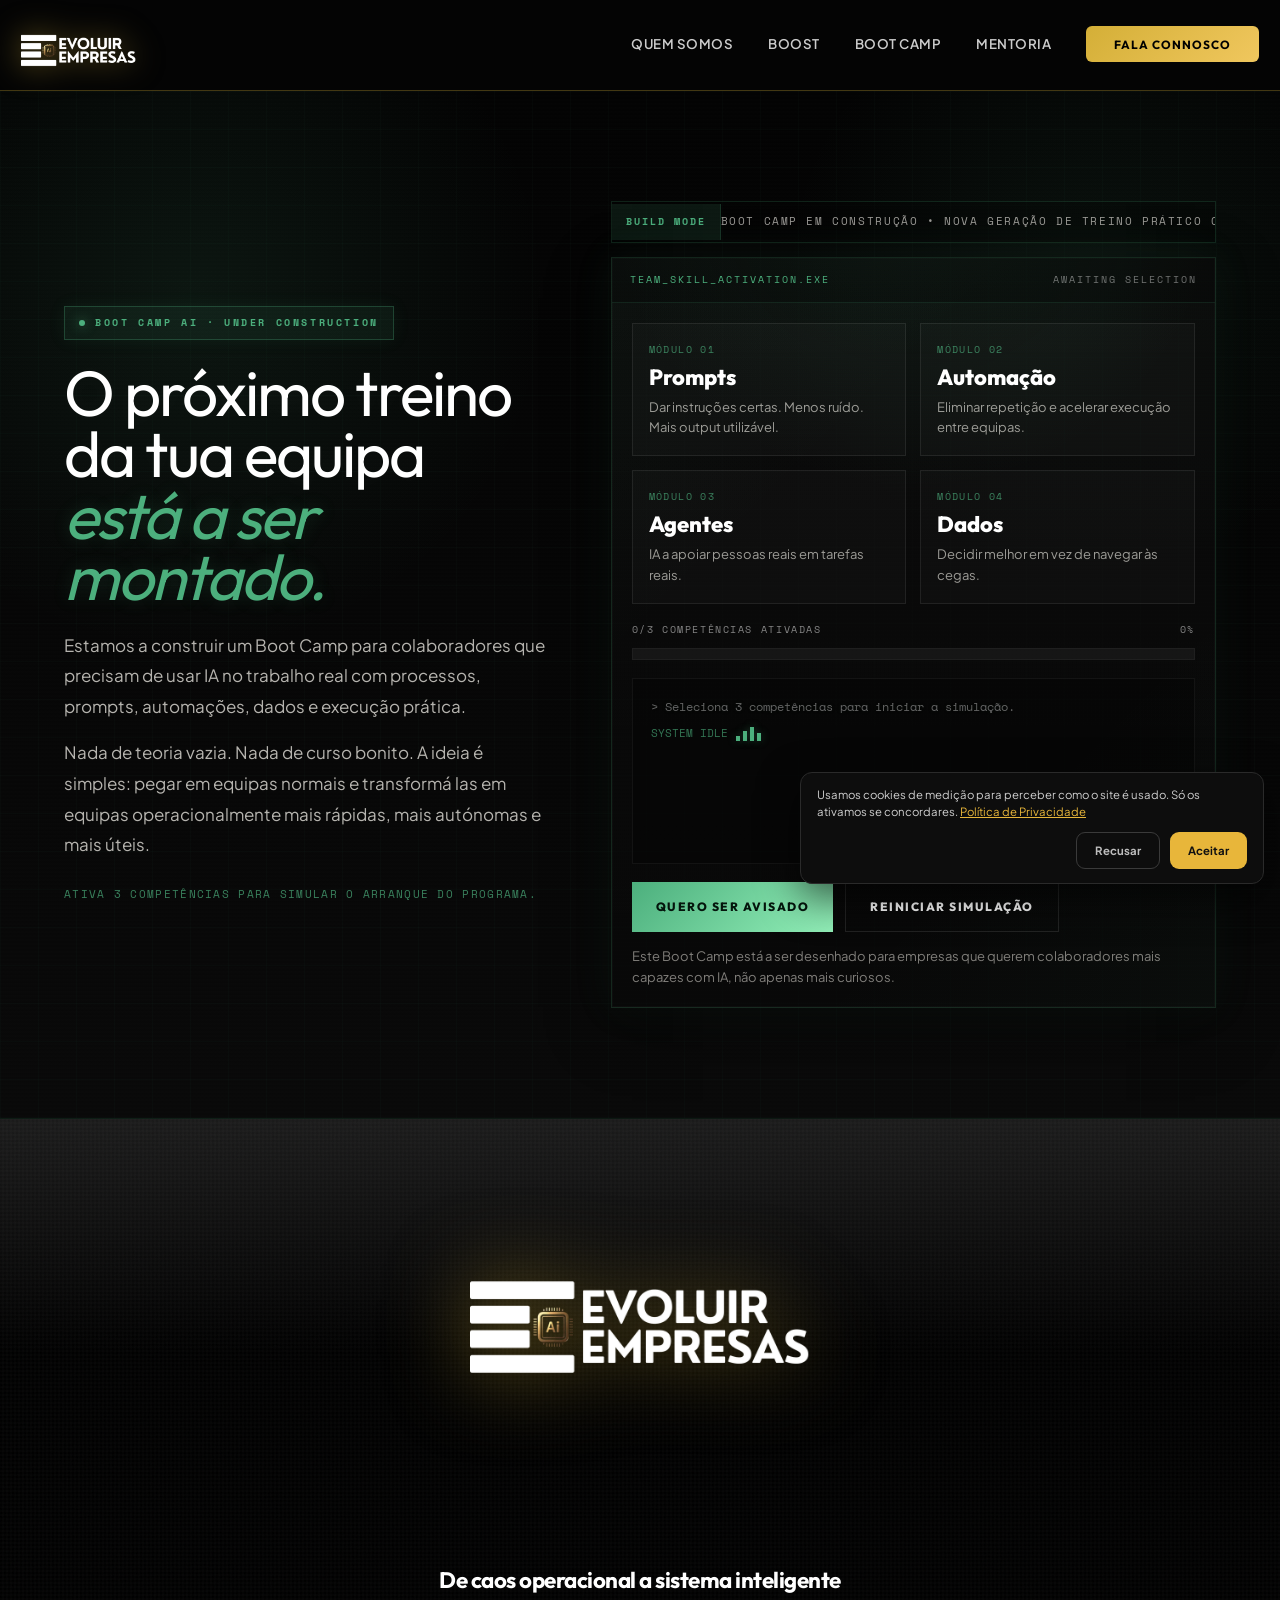
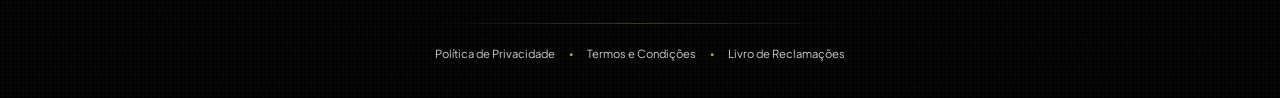
<file: boot-camp/index.html>
<!DOCTYPE html>
<html lang="pt-PT">
<head>
<meta charset="utf-8">
<meta name="color-scheme" content="dark">
<meta name="theme-color" content="#050505">
<style>html{background:#050505}@view-transition{navigation:auto}@media(prefers-reduced-motion:reduce){::view-transition-old(root){animation:evfo .12s linear both}::view-transition-new(root){animation:evfi .12s linear both}}@keyframes evfo{to{opacity:0}}@keyframes evfi{from{opacity:0}}</style>
<meta name="viewport" content="width=device-width, initial-scale=1">
<title>Boot Camp · Formação em IA e Processos por Perfil · Evoluir Empresas AI</title>
<meta name="description" content="Formações práticas de IA dirigidas por função: CEO, gestor, comercial e operações. Prompts, automações, agentes e dados aplicados ao trabalho real da equipa.">
<meta name="robots" content="noindex,nofollow">
<link rel="canonical" href="https://suporte-erp24.github.io/boot-camp/">
<meta property="og:type" content="website">
<meta property="og:locale" content="pt_PT">
<meta property="og:site_name" content="Evoluir Empresas AI">
<meta property="og:title" content="Boot Camp · Formação em IA e Processos por Perfil · Evoluir Empresas AI">
<meta property="og:description" content="Formações práticas de IA dirigidas por função: CEO, gestor, comercial e operações. Prompts, automações, agentes e dados aplicados ao trabalho real da equipa.">
<meta property="og:url" content="https://suporte-erp24.github.io/boot-camp/">
<meta property="og:image" content="https://suporte-erp24.github.io/assets/img/1000111042_1x.webp">
<meta name="twitter:card" content="summary_large_image">
<meta name="twitter:title" content="Boot Camp · Formação em IA e Processos por Perfil · Evoluir Empresas AI">
<meta name="twitter:description" content="Formações práticas de IA dirigidas por função: CEO, gestor, comercial e operações. Prompts, automações, agentes e dados aplicados ao trabalho real da equipa.">
<meta name="twitter:image" content="https://suporte-erp24.github.io/assets/img/1000111042_1x.webp">
<link rel="icon" href="/favicon.ico" sizes="any">
<link rel="apple-touch-icon" href="/assets/img/apple-touch-icon.png">
<link rel="preload" as="font" type="font/woff2" crossorigin href="/assets/fonts/QGYvz_MVcBeNP4NJtEtq.woff2">
<link rel="preload" as="font" type="font/woff2" crossorigin href="/assets/fonts/LDIoaomQNQcsA88c7O9yZ4KMCoOg4Ko20yw.woff2">
<style>@font-face{font-family:'Outfit';font-style:normal;font-weight:300;font-display:swap;src:url(/assets/fonts/QGYvz_MVcBeNP4NJuktqQ4E.woff2) format('woff2');unicode-range:U+0100-02BA,U+02BD-02C5,U+02C7-02CC,U+02CE-02D7,U+02DD-02FF,U+0304,U+0308,U+0329,U+1D00-1DBF,U+1E00-1E9F,U+1EF2-1EFF,U+2020,U+20A0-20AB,U+20AD-20C4,U+2113,U+2C60-2C7F,U+A720-A7FF}@font-face{font-family:'Outfit';font-style:normal;font-weight:300;font-display:swap;src:url(/assets/fonts/QGYvz_MVcBeNP4NJtEtq.woff2) format('woff2');unicode-range:U+0000-00FF,U+0131,U+0152-0153,U+02BB-02BC,U+02C6,U+02DA,U+02DC,U+0304,U+0308,U+0329,U+2000-206F,U+20AC,U+2122,U+2191,U+2193,U+2212,U+2215,U+FEFF,U+FFFD}@font-face{font-family:'Outfit';font-style:normal;font-weight:400;font-display:swap;src:url(/assets/fonts/QGYvz_MVcBeNP4NJuktqQ4E.woff2) format('woff2');unicode-range:U+0100-02BA,U+02BD-02C5,U+02C7-02CC,U+02CE-02D7,U+02DD-02FF,U+0304,U+0308,U+0329,U+1D00-1DBF,U+1E00-1E9F,U+1EF2-1EFF,U+2020,U+20A0-20AB,U+20AD-20C4,U+2113,U+2C60-2C7F,U+A720-A7FF}@font-face{font-family:'Outfit';font-style:normal;font-weight:400;font-display:swap;src:url(/assets/fonts/QGYvz_MVcBeNP4NJtEtq.woff2) format('woff2');unicode-range:U+0000-00FF,U+0131,U+0152-0153,U+02BB-02BC,U+02C6,U+02DA,U+02DC,U+0304,U+0308,U+0329,U+2000-206F,U+20AC,U+2122,U+2191,U+2193,U+2212,U+2215,U+FEFF,U+FFFD}@font-face{font-family:'Outfit';font-style:normal;font-weight:700;font-display:swap;src:url(/assets/fonts/QGYvz_MVcBeNP4NJuktqQ4E.woff2) format('woff2');unicode-range:U+0100-02BA,U+02BD-02C5,U+02C7-02CC,U+02CE-02D7,U+02DD-02FF,U+0304,U+0308,U+0329,U+1D00-1DBF,U+1E00-1E9F,U+1EF2-1EFF,U+2020,U+20A0-20AB,U+20AD-20C4,U+2113,U+2C60-2C7F,U+A720-A7FF}@font-face{font-family:'Outfit';font-style:normal;font-weight:700;font-display:swap;src:url(/assets/fonts/QGYvz_MVcBeNP4NJtEtq.woff2) format('woff2');unicode-range:U+0000-00FF,U+0131,U+0152-0153,U+02BB-02BC,U+02C6,U+02DA,U+02DC,U+0304,U+0308,U+0329,U+2000-206F,U+20AC,U+2122,U+2191,U+2193,U+2212,U+2215,U+FEFF,U+FFFD}@font-face{font-family:'Outfit';font-style:normal;font-weight:800;font-display:swap;src:url(/assets/fonts/QGYvz_MVcBeNP4NJuktqQ4E.woff2) format('woff2');unicode-range:U+0100-02BA,U+02BD-02C5,U+02C7-02CC,U+02CE-02D7,U+02DD-02FF,U+0304,U+0308,U+0329,U+1D00-1DBF,U+1E00-1E9F,U+1EF2-1EFF,U+2020,U+20A0-20AB,U+20AD-20C4,U+2113,U+2C60-2C7F,U+A720-A7FF}@font-face{font-family:'Outfit';font-style:normal;font-weight:800;font-display:swap;src:url(/assets/fonts/QGYvz_MVcBeNP4NJtEtq.woff2) format('woff2');unicode-range:U+0000-00FF,U+0131,U+0152-0153,U+02BB-02BC,U+02C6,U+02DA,U+02DC,U+0304,U+0308,U+0329,U+2000-206F,U+20AC,U+2122,U+2191,U+2193,U+2212,U+2215,U+FEFF,U+FFFD}@font-face{font-family:'Outfit';font-style:normal;font-weight:900;font-display:swap;src:url(/assets/fonts/QGYvz_MVcBeNP4NJuktqQ4E.woff2) format('woff2');unicode-range:U+0100-02BA,U+02BD-02C5,U+02C7-02CC,U+02CE-02D7,U+02DD-02FF,U+0304,U+0308,U+0329,U+1D00-1DBF,U+1E00-1E9F,U+1EF2-1EFF,U+2020,U+20A0-20AB,U+20AD-20C4,U+2113,U+2C60-2C7F,U+A720-A7FF}@font-face{font-family:'Outfit';font-style:normal;font-weight:900;font-display:swap;src:url(/assets/fonts/QGYvz_MVcBeNP4NJtEtq.woff2) format('woff2');unicode-range:U+0000-00FF,U+0131,U+0152-0153,U+02BB-02BC,U+02C6,U+02DA,U+02DC,U+0304,U+0308,U+0329,U+2000-206F,U+20AC,U+2122,U+2191,U+2193,U+2212,U+2215,U+FEFF,U+FFFD}@font-face{font-family:'Plus Jakarta Sans';font-style:normal;font-weight:400;font-display:swap;src:url(/assets/fonts/LDIoaomQNQcsA88c7O9yZ4KMCoOg4Ko40yyygA.woff2) format('woff2');unicode-range:U+0100-02BA,U+02BD-02C5,U+02C7-02CC,U+02CE-02D7,U+02DD-02FF,U+0304,U+0308,U+0329,U+1D00-1DBF,U+1E00-1E9F,U+1EF2-1EFF,U+2020,U+20A0-20AB,U+20AD-20C4,U+2113,U+2C60-2C7F,U+A720-A7FF}@font-face{font-family:'Plus Jakarta Sans';font-style:normal;font-weight:400;font-display:swap;src:url(/assets/fonts/LDIoaomQNQcsA88c7O9yZ4KMCoOg4Ko20yw.woff2) format('woff2');unicode-range:U+0000-00FF,U+0131,U+0152-0153,U+02BB-02BC,U+02C6,U+02DA,U+02DC,U+0304,U+0308,U+0329,U+2000-206F,U+20AC,U+2122,U+2191,U+2193,U+2212,U+2215,U+FEFF,U+FFFD}@font-face{font-family:'Plus Jakarta Sans';font-style:normal;font-weight:500;font-display:swap;src:url(/assets/fonts/LDIoaomQNQcsA88c7O9yZ4KMCoOg4Ko40yyygA.woff2) format('woff2');unicode-range:U+0100-02BA,U+02BD-02C5,U+02C7-02CC,U+02CE-02D7,U+02DD-02FF,U+0304,U+0308,U+0329,U+1D00-1DBF,U+1E00-1E9F,U+1EF2-1EFF,U+2020,U+20A0-20AB,U+20AD-20C4,U+2113,U+2C60-2C7F,U+A720-A7FF}@font-face{font-family:'Plus Jakarta Sans';font-style:normal;font-weight:500;font-display:swap;src:url(/assets/fonts/LDIoaomQNQcsA88c7O9yZ4KMCoOg4Ko20yw.woff2) format('woff2');unicode-range:U+0000-00FF,U+0131,U+0152-0153,U+02BB-02BC,U+02C6,U+02DA,U+02DC,U+0304,U+0308,U+0329,U+2000-206F,U+20AC,U+2122,U+2191,U+2193,U+2212,U+2215,U+FEFF,U+FFFD}@font-face{font-family:'Plus Jakarta Sans';font-style:normal;font-weight:600;font-display:swap;src:url(/assets/fonts/LDIoaomQNQcsA88c7O9yZ4KMCoOg4Ko40yyygA.woff2) format('woff2');unicode-range:U+0100-02BA,U+02BD-02C5,U+02C7-02CC,U+02CE-02D7,U+02DD-02FF,U+0304,U+0308,U+0329,U+1D00-1DBF,U+1E00-1E9F,U+1EF2-1EFF,U+2020,U+20A0-20AB,U+20AD-20C4,U+2113,U+2C60-2C7F,U+A720-A7FF}@font-face{font-family:'Plus Jakarta Sans';font-style:normal;font-weight:600;font-display:swap;src:url(/assets/fonts/LDIoaomQNQcsA88c7O9yZ4KMCoOg4Ko20yw.woff2) format('woff2');unicode-range:U+0000-00FF,U+0131,U+0152-0153,U+02BB-02BC,U+02C6,U+02DA,U+02DC,U+0304,U+0308,U+0329,U+2000-206F,U+20AC,U+2122,U+2191,U+2193,U+2212,U+2215,U+FEFF,U+FFFD}@font-face{font-family:'Plus Jakarta Sans';font-style:normal;font-weight:700;font-display:swap;src:url(/assets/fonts/LDIoaomQNQcsA88c7O9yZ4KMCoOg4Ko40yyygA.woff2) format('woff2');unicode-range:U+0100-02BA,U+02BD-02C5,U+02C7-02CC,U+02CE-02D7,U+02DD-02FF,U+0304,U+0308,U+0329,U+1D00-1DBF,U+1E00-1E9F,U+1EF2-1EFF,U+2020,U+20A0-20AB,U+20AD-20C4,U+2113,U+2C60-2C7F,U+A720-A7FF}@font-face{font-family:'Plus Jakarta Sans';font-style:normal;font-weight:700;font-display:swap;src:url(/assets/fonts/LDIoaomQNQcsA88c7O9yZ4KMCoOg4Ko20yw.woff2) format('woff2');unicode-range:U+0000-00FF,U+0131,U+0152-0153,U+02BB-02BC,U+02C6,U+02DA,U+02DC,U+0304,U+0308,U+0329,U+2000-206F,U+20AC,U+2122,U+2191,U+2193,U+2212,U+2215,U+FEFF,U+FFFD}@font-face{font-family:'Space Mono';font-style:normal;font-weight:400;font-display:swap;src:url(/assets/fonts/i7dPIFZifjKcF5UAWdDRYE98RWq7.woff2) format('woff2');unicode-range:U+0100-02BA,U+02BD-02C5,U+02C7-02CC,U+02CE-02D7,U+02DD-02FF,U+0304,U+0308,U+0329,U+1D00-1DBF,U+1E00-1E9F,U+1EF2-1EFF,U+2020,U+20A0-20AB,U+20AD-20C4,U+2113,U+2C60-2C7F,U+A720-A7FF}@font-face{font-family:'Space Mono';font-style:normal;font-weight:400;font-display:swap;src:url(/assets/fonts/i7dPIFZifjKcF5UAWdDRYEF8RQ.woff2) format('woff2');unicode-range:U+0000-00FF,U+0131,U+0152-0153,U+02BB-02BC,U+02C6,U+02DA,U+02DC,U+0304,U+0308,U+0329,U+2000-206F,U+20AC,U+2122,U+2191,U+2193,U+2212,U+2215,U+FEFF,U+FFFD}@font-face{font-family:'Space Mono';font-style:normal;font-weight:700;font-display:swap;src:url(/assets/fonts/i7dMIFZifjKcF5UAWdDRaPpZUFuaHjyV.woff2) format('woff2');unicode-range:U+0100-02BA,U+02BD-02C5,U+02C7-02CC,U+02CE-02D7,U+02DD-02FF,U+0304,U+0308,U+0329,U+1D00-1DBF,U+1E00-1E9F,U+1EF2-1EFF,U+2020,U+20A0-20AB,U+20AD-20C4,U+2113,U+2C60-2C7F,U+A720-A7FF}@font-face{font-family:'Space Mono';font-style:normal;font-weight:700;font-display:swap;src:url(/assets/fonts/i7dMIFZifjKcF5UAWdDRaPpZUFWaHg.woff2) format('woff2');unicode-range:U+0000-00FF,U+0131,U+0152-0153,U+02BB-02BC,U+02C6,U+02DA,U+02DC,U+0304,U+0308,U+0329,U+2000-206F,U+20AC,U+2122,U+2191,U+2193,U+2212,U+2215,U+FEFF,U+FFFD}.ev-cookies{position:fixed;left:auto;right:16px;bottom:16px;z-index:99999;max-width:430px;background:#0d0d0d;border:1px solid #2a2a2a;border-radius:12px;padding:14px 16px;display:flex;gap:12px;align-items:center;flex-wrap:wrap;box-shadow:0 14px 40px rgba(0,0,0,.6);font-family:'Plus Jakarta Sans',system-ui,sans-serif}.ev-cookies p{margin:0;flex:1 1 100%;color:#cfcfcf;font-size:.8125rem;line-height:1.45}.ev-cookies a{color:#e8b63a;text-decoration:underline}.ev-cookies button{border:0;border-radius:9px;padding:10px 18px;font-weight:700;cursor:pointer;font-size:.8125rem;font-family:inherit}.ev-cookies .ev-sim{background:#e8b63a;color:#111}.ev-cookies .ev-nao{background:transparent;color:#bdbdbd;border:1px solid #3a3a3a}.ev-cookies div{display:flex;gap:10px;margin-left:auto}@media(max-width:640px){.ev-cookies{left:12px;right:12px;max-width:none}.ev-cookies button{flex:1}}:root{--primary:#2fc6f6 !important;--primary-darken-1:hsl(194.47,92%,55%);--primary-darken-2:hsl(194.47,92%,52%);--primary-darken-3:hsl(194.47,92%,47%);--primary-lighten-1:hsl(194.47,92%,67%);--primary-opacity-0:rgba(47,198,246,0);--primary-opacity-0_05:rgba(47,198,246,0.05);--primary-opacity-0_1:rgba(47,198,246,0.1);--primary-opacity-0_15:rgba(47,198,246,0.15);--primary-opacity-0_2:rgba(47,198,246,0.2);--primary-opacity-0_25:rgba(47,198,246,0.25);--primary-opacity-0_3:rgba(47,198,246,0.3);--primary-opacity-0_35:rgba(47,198,246,0.35);--primary-opacity-0_4:rgba(47,198,246,0.4);--primary-opacity-0_45:rgba(47,198,246,0.45);--primary-opacity-0_5:rgba(47,198,246,0.5);--primary-opacity-0_55:rgba(47,198,246,0.55);--primary-opacity-0_6:rgba(47,198,246,0.6);--primary-opacity-0_65:rgba(47,198,246,0.65);--primary-opacity-0_7:rgba(47,198,246,0.7);--primary-opacity-0_75:rgba(47,198,246,0.75);--primary-opacity-0_8:rgba(47,198,246,0.8);--primary-opacity-0_85:rgba(47,198,246,0.85);--primary-opacity-0_9:rgba(47,198,246,0.9);--primary-opacity-0_95:rgba(47,198,246,0.95);--theme-color-main:hsl(194.47,20%,20%);--theme-color-secondary:hsl(194.47,20%,80%);--theme-color-title:hsl(194.47,20%,20%);--theme-color-strict-inverse:#ffffff}html{font-size:14px}body{font-size:1rem}.g-font-size-default{font-size:1rem}main.landing-public-mode{line-height:1.6;font-weight:400}.landing-public-mode .h1,.landing-public-mode .h2,.landing-public-mode .h3,.landing-public-mode .h4,.landing-public-mode .h5,.landing-public-mode .h6,.landing-public-mode .h7,.landing-public-mode h1,.landing-public-mode h2,.landing-public-mode h3,.landing-public-mode h4,.landing-public-mode h5,.landing-public-mode h6{font-weight:400}body{padding-top:90px !important;margin:0 !important}@media(max-width:968px){body{padding-top:70px !important}}main.landing-public-mode{padding-top:0 !important}:root{--gold-primary:#D4AF37;--gold-gradient:linear-gradient(135deg,#D4AF37 0%,#F0C75E 100%)}.workshop-header{background-color:rgba(5,5,5,0.95);backdrop-filter:blur(10px);height:90px;padding:0 1.5rem;position:fixed;top:0;left:0;right:0;z-index:99999;border-bottom:1px solid rgba(212,175,55,0.3);display:flex;align-items:center}.workshop-header-container{max-width:1400px;width:100%;margin:0 auto;display:flex;justify-content:space-between;align-items:center}.workshop-header-logo img{height:115px;width:auto;position:relative;top:15px;filter:drop-shadow(0 0 15px rgba(212,175,55,0.5));transition:all 0.3s ease}.workshop-header-logo:hover img{transform:scale(1.05);filter:drop-shadow(0 0 25px rgba(212,175,55,0.8))}.workshop-header-nav{display:flex;align-items:center;gap:2.5rem;list-style:none;margin:0;padding:0}.workshop-header-nav li a.nav-link{color:#fff;text-decoration:none;font-family:'Plus Jakarta Sans',sans-serif;font-size:0.95rem;font-weight:600;text-transform:uppercase;letter-spacing:0.5px;opacity:0.8;transition:all 0.3s ease;border-bottom:2px solid transparent;padding-bottom:2px}.workshop-header-nav li a.nav-link:hover{color:var(--gold-primary);opacity:1;border-bottom:2px solid var(--gold-primary)}ul.workshop-header-nav li a.workshop-header-cta{padding:0.75rem 2rem !important;background:var(--gold-gradient) !important;color:#000 !important;border-radius:6px !important;font-family:'Outfit',sans-serif !important;font-size:0.85rem !important;font-weight:700 !important;text-transform:uppercase !important;letter-spacing:1px !important;opacity:1 !important;text-decoration:none !important;border:none !important;transition:all 0.3s !important}ul.workshop-header-nav li a.workshop-header-cta:hover{transform:translateY(-3px) !important;box-shadow:0 0 25px rgba(212,175,55,0.6) !important}.hamburger{display:none;cursor:pointer;background:transparent;border:none;z-index:1002;padding:10px}.bar{display:block;width:25px;height:3px;margin:5px auto;background-color:var(--gold-primary);border-radius:2px;transition:all 0.3s ease-in-out}.hamburger.active .bar:nth-child(2){opacity:0}.hamburger.active .bar:nth-child(1){transform:translateY(8px) rotate(45deg)}.hamburger.active .bar:nth-child(3){transform:translateY(-8px) rotate(-45deg)}@media(max-width:968px){.workshop-header{height:70px;padding:0 1rem}.workshop-header-logo img{height:90px;top:10px}.hamburger{display:block}.workshop-header-nav{position:fixed;left:-100%;top:70px;flex-direction:column;gap:1.5rem;background-color:rgba(5,5,5,0.98);backdrop-filter:blur(15px);width:100%;text-align:center;padding:3rem 2rem;border-bottom:1px solid var(--gold-primary);height:calc(100vh - 70px);overflow-y:auto;transition:0.4s cubic-bezier(0.4,0,0.2,1)}.workshop-header-nav.active{left:0}.workshop-header-nav li a.nav-link{font-size:1.3rem;display:block;padding:15px 0;border-bottom:1px solid rgba(255,255,255,0.08)}ul.workshop-header-nav li a.workshop-header-cta{display:inline-block !important;width:100% !important;margin-top:2rem !important;padding:1rem !important}}@import url('https://fonts.googleapis.com/css2?family=Outfit:wght@700;800;900&family=Plus+Jakarta+Sans:wght@400;500;600&family=Space+Mono:wght@400;700&display=swap');.bc90-section{position:relative;overflow:hidden;background:radial-gradient(circle at 15% 20%,rgba(76,175,125,.10),transparent 26%),radial-gradient(circle at 85% 18%,rgba(76,175,125,.08),transparent 22%),linear-gradient(180deg,#030303 0%,#090909 100%);padding:110px 5%;border-top:1px solid rgba(76,175,125,.12);border-bottom:1px solid rgba(76,175,125,.12)}.bc90-section::before{content:"";position:absolute;inset:0;background-image:linear-gradient(rgba(76,175,125,.05) 1px,transparent 1px),linear-gradient(90deg,rgba(76,175,125,.05) 1px,transparent 1px);background-size:38px 38px;opacity:.55;pointer-events:none}.bc90-section::after{content:"";position:absolute;inset:0;background:repeating-linear-gradient( to bottom,rgba(255,255,255,.03) 0px,rgba(255,255,255,.03) 1px,transparent 2px,transparent 4px );opacity:.10;pointer-events:none;mix-blend-mode:screen}.bc90-wrap{position:relative;z-index:2;max-width:1400px;margin:0 auto;display:grid;grid-template-columns:1.02fr 1.28fr;gap:64px;align-items:center}.bc90-left{max-width:560px}.bc90-kicker{display:inline-flex;align-items:center;gap:10px;padding:8px 14px;border:1px solid rgba(76,175,125,.28);background:rgba(76,175,125,.08);color:#4CAF7D;font-family:'Space Mono',monospace;font-size:10px;font-weight:700;letter-spacing:2.6px;text-transform:uppercase;margin-bottom:22px;box-shadow:0 0 18px rgba(76,175,125,.08)}.bc90-dot{width:6px;height:6px;border-radius:50%;background:#4CAF7D;box-shadow:0 0 12px rgba(76,175,125,.7);animation:bc90Blink 1.1s steps(1) infinite}@keyframes bc90Blink{0%,50%{opacity:1}51%,100%{opacity:.18}}.bc90-title{font-family:'Outfit',sans-serif;font-size:clamp(38px,5vw,74px);font-weight:900;line-height:.96;letter-spacing:-2px;color:#fff;margin:0 0 22px;text-shadow:0 0 18px rgba(255,255,255,.04)}.bc90-title em{color:#4CAF7D;font-style:italic;text-shadow:0 0 18px rgba(76,175,125,.18)}.bc90-sub{font-family:'Plus Jakarta Sans',sans-serif;font-size:17px;line-height:1.8;color:rgba(237,234,227,.76);margin:0 0 16px;max-width:520px}.bc90-note{margin-top:26px;font-family:'Space Mono',monospace;font-size:11px;letter-spacing:1.3px;text-transform:uppercase;color:rgba(76,175,125,.72)}.bc90-right{position:relative}.bc90-warning{display:flex;align-items:center;gap:0;margin-bottom:14px;border:1px solid rgba(76,175,125,.18);background:rgba(0,0,0,.28);overflow:hidden}.bc90-warning-label{flex:0 0 auto;padding:10px 14px;background:rgba(76,175,125,.12);color:#4CAF7D;font-family:'Space Mono',monospace;font-size:10px;font-weight:700;letter-spacing:2px;text-transform:uppercase;border-right:1px solid rgba(76,175,125,.18)}.bc90-warning-marquee{position:relative;overflow:hidden;width:100%;white-space:nowrap;min-height:40px}.bc90-warning-track{position:absolute;top:50%;transform:translateY(-50%);display:inline-block;white-space:nowrap;font-family:'Space Mono',monospace;font-size:11px;letter-spacing:1.6px;text-transform:uppercase;color:rgba(237,234,227,.65);animation:bc90Marquee 15s linear infinite}@keyframes bc90Marquee{0%{transform:translate(100%,-50%)}100%{transform:translate(-100%,-50%)}}.bc90-console{position:relative;background:linear-gradient(180deg,rgba(255,255,255,.03),rgba(255,255,255,.015)),rgba(0,0,0,.55);border:1px solid rgba(76,175,125,.18);box-shadow:0 0 0 1px rgba(255,255,255,.02) inset,0 20px 60px rgba(0,0,0,.45),0 0 40px rgba(76,175,125,.08);overflow:hidden}.bc90-console::before{content:"";position:absolute;inset:0;background:radial-gradient(circle at 50% -10%,rgba(76,175,125,.10),transparent 35%),linear-gradient(135deg,rgba(76,175,125,.05),transparent 30%,transparent 70%,rgba(76,175,125,.03));pointer-events:none}.bc90-console::after{content:"";position:absolute;inset:0;background:repeating-linear-gradient( to bottom,rgba(255,255,255,.035) 0px,rgba(255,255,255,.035) 1px,transparent 2px,transparent 4px );opacity:.08;pointer-events:none}.bc90-topbar{position:relative;z-index:2;display:flex;justify-content:space-between;align-items:center;gap:20px;padding:14px 18px;border-bottom:1px solid rgba(76,175,125,.14);background:rgba(0,0,0,.26)}.bc90-topbar-left,.bc90-topbar-right{font-family:'Space Mono',monospace;font-size:10px;letter-spacing:2px;text-transform:uppercase}.bc90-topbar-left{color:#4CAF7D}.bc90-topbar-right{color:rgba(255,255,255,.42)}.bc90-body{position:relative;z-index:2;padding:20px}.bc90-skill-grid{display:grid;grid-template-columns:repeat(2,minmax(0,1fr));gap:14px;margin-bottom:18px}.bc90-skill{position:relative;padding:18px 16px;min-height:92px;border:1px solid rgba(255,255,255,.08);background:rgba(255,255,255,.02);cursor:pointer;transition:.2s ease;overflow:hidden}.bc90-skill::before{content:"";position:absolute;inset:auto 0 0 0;height:2px;background:linear-gradient(90deg,transparent,rgba(76,175,125,.65),transparent);transform:translateX(-100%);transition:transform .35s ease}.bc90-skill:hover{transform:translateY(-2px);border-color:rgba(76,175,125,.25);background:rgba(76,175,125,.05)}.bc90-skill:hover::before,.bc90-skill.active::before{transform:translateX(0)}.bc90-skill.active{border-color:rgba(76,175,125,.56);background:rgba(76,175,125,.12);box-shadow:0 0 0 1px rgba(76,175,125,.15) inset,0 0 26px rgba(76,175,125,.08)}.bc90-skill small{display:block;margin-bottom:8px;font-family:'Space Mono',monospace;font-size:10px;letter-spacing:1.4px;text-transform:uppercase;color:rgba(76,175,125,.72)}.bc90-skill strong{display:block;margin-bottom:8px;font-family:'Outfit',sans-serif;font-size:22px;font-weight:800;color:#fff;line-height:1.05}.bc90-skill span{display:block;font-family:'Plus Jakarta Sans',sans-serif;font-size:13px;line-height:1.55;color:rgba(237,234,227,.64)}.bc90-progress-wrap{margin-bottom:18px}.bc90-progress-head{display:flex;justify-content:space-between;align-items:center;gap:20px;margin-bottom:10px;font-family:'Space Mono',monospace;font-size:10px;letter-spacing:1.6px;text-transform:uppercase;color:rgba(255,255,255,.5)}.bc90-progress-bar{position:relative;height:10px;background:rgba(255,255,255,.05);border:1px solid rgba(255,255,255,.04);overflow:hidden}.bc90-progress-fill{position:relative;height:100%;width:0%;background:linear-gradient(90deg,#4CAF7D,#92efb8);transition:width .35s ease;box-shadow:0 0 18px rgba(76,175,125,.36)}.bc90-progress-fill::after{content:"";position:absolute;inset:0;background:repeating-linear-gradient( 90deg,rgba(255,255,255,.16) 0px,rgba(255,255,255,.16) 10px,transparent 10px,transparent 20px );animation:bc90Stripes 1.1s linear infinite;opacity:.4}@keyframes bc90Stripes{0%{transform:translateX(0)}100%{transform:translateX(20px)}}.bc90-log{min-height:148px;padding:18px;border:1px solid rgba(255,255,255,.05);background:rgba(0,0,0,.30);margin-bottom:18px}.bc90-line{font-family:'Space Mono',monospace;font-size:12px;line-height:1.7;color:rgba(76,175,125,.88);text-shadow:0 0 8px rgba(76,175,125,.08)}.bc90-line.dim{color:rgba(255,255,255,.38)}.bc90-line.ok{color:#a7f3c4}.bc90-line.warn{color:#ffd76f}.bc90-loader{display:flex;align-items:center;gap:8px;margin-top:8px;font-family:'Space Mono',monospace;font-size:11px;text-transform:uppercase;color:rgba(76,175,125,.65)}.bc90-loader-bars{display:inline-flex;gap:3px;align-items:flex-end;height:14px}.bc90-loader-bars span{display:block;width:4px;background:#4CAF7D;animation:bc90Bars 1s infinite ease-in-out;box-shadow:0 0 8px rgba(76,175,125,.35)}.bc90-loader-bars span:nth-child(1){height:5px;animation-delay:0s}.bc90-loader-bars span:nth-child(2){height:10px;animation-delay:.12s}.bc90-loader-bars span:nth-child(3){height:14px;animation-delay:.24s}.bc90-loader-bars span:nth-child(4){height:8px;animation-delay:.36s}@keyframes bc90Bars{0%,100%{opacity:.35;transform:scaleY(.7)}50%{opacity:1;transform:scaleY(1)}}.bc90-actions{display:flex;gap:12px;flex-wrap:wrap}.bc90-btn{display:inline-flex;align-items:center;justify-content:center;min-height:50px;padding:0 24px;border:none;cursor:pointer;text-decoration:none !important;transition:.22s ease;font-family:'Outfit',sans-serif;font-size:12px;font-weight:800;letter-spacing:1.5px;text-transform:uppercase}.bc90-btn-primary{background:linear-gradient(135deg,#4CAF7D,#92efb8);color:#04150c !important}.bc90-btn-primary:hover{transform:translateY(-2px);box-shadow:0 10px 28px rgba(76,175,125,.24)}.bc90-btn-secondary{background:transparent;color:#fff !important;border:1px solid rgba(255,255,255,.10)}.bc90-btn-secondary:hover{transform:translateY(-2px);border-color:rgba(76,175,125,.28);color:#a7f3c4 !important}.bc90-helper{margin-top:14px;font-family:'Plus Jakarta Sans',sans-serif;font-size:13px;line-height:1.6;color:rgba(237,234,227,.52)}@media (max-width:1080px){.bc90-wrap{grid-template-columns:1fr;gap:40px}}@media (max-width:640px){.bc90-section{padding:84px 20px}.bc90-title{font-size:40px;letter-spacing:-1px}.bc90-sub{font-size:15px}.bc90-body{padding:18px}.bc90-skill-grid{grid-template-columns:1fr}.bc90-skill strong{font-size:20px}.bc90-actions{flex-direction:column}.bc90-btn{width:100%}}.workshop-footer{background:linear-gradient(180deg,#1a1a1a 0%,#000000 40%);position:relative;padding:4rem 1.5rem 2.5rem;overflow:hidden}.footer-noise-overlay{position:absolute;top:0;left:0;width:100%;height:100%;background-image:repeating-linear-gradient(0deg,transparent,transparent 2px,rgba(255,255,255,0.03) 2px,rgba(255,255,255,0.03) 4px),repeating-linear-gradient(90deg,transparent,transparent 2px,rgba(255,255,255,0.03) 2px,rgba(255,255,255,0.03) 4px);opacity:0.4;z-index:0;pointer-events:none}.footer-noise-overlay::after{content:'';position:absolute;top:0;left:0;width:100%;height:100%;background:url("data:image/svg+xml,%3Csvg viewBox='0 0 400 400' xmlns='http://www.w3.org/2000/svg'%3E%3Cfilter id='noiseFilter'%3E%3CfeTurbulence type='fractalNoise' baseFrequency='0.9' numOctaves='4' stitchTiles='stitch'/%3E%3C/filter%3E%3Crect width='100%25' height='100%25' filter='url(%23noiseFilter)' opacity='0.08'/%3E%3C/svg%3E");opacity:0.6;pointer-events:none}.workshop-footer-container{max-width:1200px;margin:0 auto;position:relative;z-index:2;text-align:center}.footer-logo-wrapper{position:relative;display:inline-block;margin-bottom:1.5rem}.footer-main-logo{height:340px;width:auto;position:relative;z-index:1;filter:drop-shadow(0 0 40px rgba(212,175,55,0.5));animation:logoPulse 2.5s ease-in-out infinite;transition:transform 0.4s cubic-bezier(0.34,1.56,0.64,1)}@keyframes logoPulse{0%,100%{filter:drop-shadow(0 0 40px rgba(212,175,55,0.5));transform:scale(1)}50%{filter:drop-shadow(0 0 60px rgba(212,175,55,0.8));transform:scale(1.03)}}.footer-main-logo:hover{animation:logoPulseFast 1.2s ease-in-out infinite}@keyframes logoPulseFast{0%,100%{filter:drop-shadow(0 0 50px rgba(212,175,55,0.7));transform:scale(1.02)}50%{filter:drop-shadow(0 0 70px rgba(212,175,55,1));transform:scale(1.06)}}.footer-statement{font-family:'Outfit',sans-serif;font-weight:700;font-size:1.6rem;color:#FFFFFF;margin-bottom:2rem;letter-spacing:-0.5px;line-height:1.3}.footer-statement-highlight{color:#D4AF37;font-weight:800}.footer-divider{height:1px;background:linear-gradient(90deg,transparent,rgba(212,175,55,0.3),transparent);width:100%;max-width:400px;margin:0 auto 1.5rem}.footer-legal{font-family:'Plus Jakarta Sans',sans-serif;font-size:0.8rem;color:#CCCCCC;display:flex;justify-content:center;align-items:center;gap:1rem;flex-wrap:wrap;position:relative;z-index:10}.footer-legal a{color:#CCCCCC;text-decoration:none;transition:color 0.3s ease;position:relative;z-index:10}.footer-legal a:hover{color:#D4AF37}.footer-bullet{color:#D4AF37;font-size:0.6rem}@media (max-width:768px){.workshop-footer{padding:3.5rem 1.5rem 3rem}.footer-main-logo{height:200px}.footer-statement{font-size:1.25rem;margin-bottom:2.5rem}.footer-divider{margin-bottom:2rem}.footer-legal{font-size:1rem;gap:0.5rem;line-height:2;background:rgba(0,0,0,0.5);padding:1.5rem 1rem;border-radius:8px;flex-direction:column}.footer-legal a{color:#FFFFFF;font-weight:500;padding:0.5rem;display:block;width:100%;text-align:center}.footer-bullet{display:none}}@media (max-width:480px){.footer-main-logo{height:160px}.footer-statement{font-size:1.1rem}.footer-legal{font-size:0.95rem;padding:1.5rem 0.5rem}.footer-legal a{padding:0.8rem}}</style>
<script type="application/ld+json">{"@context":"https://schema.org","@graph":[{"@type":"Organization","@id":"https://suporte-erp24.github.io/#organizacao","name":"Evoluir Empresas AI","url":"https://suporte-erp24.github.io/","description":"Programas de transformação digital e inteligência artificial aplicada a processos para PMEs portuguesas: mentoria, imersões e formação.","areaServed":{"@type":"Country","name":"Portugal"},"knowsAbout":["Transformação digital","Inteligência artificial aplicada a empresas","Gestão de processos de negócio (BPM)","Automação de processos","Agentes de IA","Maturidade digital","Mentoria para CEOs de PME"],"founder":[{"@type":"Person","name":"Gabriel Gonçalves","jobTitle":"CEO da ERP24 e co-fundador da Evoluir Empresas AI","description":"Especialista em BPM e transformação digital, com 20 anos a implementar sistemas em PMEs portuguesas. Professor em MBAs executivos e doutorando em agentes de IA aplicados a negócios."},{"@type":"Person","name":"Andreas Vilela","jobTitle":"CEO da SHARKCODERS e co-fundador da Evoluir Empresas AI","description":"Engenheiro informático e empreendedor tecnológico, com software usado por mais de 30 milhões de pessoas. Fundador da maior rede portuguesa de escolas de tecnologia."}]},{"@type":"WebPage","@id":"https://suporte-erp24.github.io/boot-camp/#pagina","url":"https://suporte-erp24.github.io/boot-camp/","name":"Boot Camp · Formação em IA e Processos por Perfil · Evoluir Empresas AI","description":"Formações práticas de IA dirigidas por função: CEO, gestor, comercial e operações. Prompts, automações, agentes e dados aplicados ao trabalho real da equipa.","inLanguage":"pt-PT","isPartOf":{"@type":"WebSite","@id":"https://suporte-erp24.github.io/#site","url":"https://suporte-erp24.github.io/","name":"Evoluir Empresas AI","inLanguage":"pt-PT","publisher":{"@id":"https://suporte-erp24.github.io/#organizacao"}},"breadcrumb":{"@type":"BreadcrumbList","itemListElement":[{"@type":"ListItem","position":1,"name":"Início","item":"https://suporte-erp24.github.io/"},{"@type":"ListItem","position":2,"name":"Boot Camp","item":"https://suporte-erp24.github.io/boot-camp/"}]}},{"@type":"Service","@id":"https://suporte-erp24.github.io/boot-camp/#servico","name":"Boot Camp AI","serviceType":"Formação em IA e processos por perfil de função","provider":{"@id":"https://suporte-erp24.github.io/#organizacao"},"areaServed":{"@type":"Country","name":"Portugal"},"description":"Formação prática de IA por função — prompts, automação, agentes e dados — para equipas que precisam de usar IA no trabalho real."}]}</script>
<script type="speculationrules">{"prefetch":[{"where":{"href_matches":"/*"},"eagerness":"moderate"}]}</script>
</head>
<body>
<main class="w-100 landing-public-mode" >
<div id="b38957" class="block-wrapper block-html">
<section class="landing-block g-pt-0 g-pb-0 g-pl-0 g-pr-0">
	<!-- Google tag (gtag.js) -->

</section></div><div id="b38958" class="block-wrapper block-html">
<section class="landing-block g-pt-0 g-pb-0 g-pl-0 g-pr-0">
	
</section></div><div id="b38973" class="block-wrapper block-html">
<section class="landing-block g-pt-0 g-pb-0 g-pl-0 g-pr-0">
	

<header class="workshop-header" id="header">
    <div class="workshop-header-container">
        <a href="/" class="workshop-header-logo">
            <img src="/assets/img/4_1x.webp" alt="Evoluir Empresas AI" width="800" height="800" decoding="async">
        </a>
        
        <button class="hamburger" id="hamburger" aria-label="Abrir menu" aria-expanded="false">
            <span class="bar"></span>
            <span class="bar"></span>
            <span class="bar"></span>
        </button>

        <ul class="workshop-header-nav" id="nav-menu">
            <li><a href="/quem-somos" class="nav-link">Quem Somos</a></li>
            <li><a href="/boost" class="nav-link">Boost</a></li>
            <li><a href="/boot-camp" class="nav-link">Boot Camp</a></li>
            <li><a href="/mentoria-evolui" class="nav-link">Mentoria</a></li>
            <li><a href="#form" class="workshop-header-cta">Fala Connosco</a></li>
        </ul>
    </div>
</header>

</section></div><div id="b38962" class="block-wrapper block-html">
<section class="landing-block g-pt-0 g-pb-0 g-pl-0 g-pr-0">
	

<section class="bc90-section">
    <div class="bc90-wrap">
        <div class="bc90-left">
            <div class="bc90-kicker">
                <span class="bc90-dot"></span>
                Boot Camp AI · Under Construction
            </div>

            <h1 class="bc90-title">
                O próximo treino da tua equipa<br><em>está a ser montado.</em>
            </h1>

            <p class="bc90-sub">
                Estamos a construir um Boot Camp para colaboradores que precisam de usar IA no trabalho real com processos, prompts, automações, dados e execução prática.
            </p>

            <p class="bc90-sub">
                Nada de teoria vazia. Nada de curso bonito. A ideia é simples: pegar em equipas normais e transformá las em equipas operacionalmente mais rápidas, mais autónomas e mais úteis.
            </p>

            <div class="bc90-note">
                Ativa 3 competências para simular o arranque do programa.
            </div>
        </div>

        <div class="bc90-right">
            <div class="bc90-warning">
                <div class="bc90-warning-label">Build Mode</div>
                <div class="bc90-warning-marquee">
                    <div class="bc90-warning-track">
                        boot camp em construção • nova geração de treino prático com ia • skills para equipas reais • abertura em breve • boot camp em construção • nova geração de treino prático com ia •
                    </div>
                </div>
            </div>

            <div class="bc90-console">
                <div class="bc90-topbar">
                    <div class="bc90-topbar-left">team_skill_activation.exe</div>
                    <div class="bc90-topbar-right" id="bc90Status">Awaiting selection</div>
                </div>

                <div class="bc90-body">
                    <div class="bc90-skill-grid">
                        <div class="bc90-skill" data-skill="Prompts Operacionais" data-line="Dar instruções melhores aos modelos para obter trabalho útil.">
                            <small>Módulo 01</small>
                            <strong>Prompts</strong>
                            <span>Dar instruções certas. Menos ruído. Mais output utilizável.</span>
                        </div>

                        <div class="bc90-skill" data-skill="Automação com IA" data-line="Ligar tarefas, aprovações e fluxos sem depender sempre da mesma pessoa.">
                            <small>Módulo 02</small>
                            <strong>Automação</strong>
                            <span>Eliminar repetição e acelerar execução entre equipas.</span>
                        </div>

                        <div class="bc90-skill" data-skill="Agentes e Assistentes" data-line="Criar assistentes internos com contexto, função e limites claros.">
                            <small>Módulo 03</small>
                            <strong>Agentes</strong>
                            <span>IA a apoiar pessoas reais em tarefas reais.</span>
                        </div>

                        <div class="bc90-skill" data-skill="Leitura de Dados" data-line="Usar IA para interpretar dados, encontrar padrões e agir mais depressa.">
                            <small>Módulo 04</small>
                            <strong>Dados</strong>
                            <span>Decidir melhor em vez de navegar às cegas.</span>
                        </div>
                    </div>

                    <div class="bc90-progress-wrap">
                        <div class="bc90-progress-head">
                            <span id="bc90MetaLeft">0/3 competências ativadas</span>
                            <span id="bc90MetaRight">0%</span>
                        </div>
                        <div class="bc90-progress-bar">
                            <div class="bc90-progress-fill" id="bc90Progress"></div>
                        </div>
                    </div>

                    <div class="bc90-log" id="bc90Log">
                        <div class="bc90-line dim">> Seleciona 3 competências para iniciar a simulação.</div>
                        <div class="bc90-loader">
                            <span>system idle</span>
                            <span class="bc90-loader-bars">
                                <span></span><span></span><span></span><span></span>
                            </span>
                        </div>
                    </div>

                    <div class="bc90-actions">
                        <a href="#form" class="bc90-btn bc90-btn-primary">Quero ser avisado</a>
                        <button class="bc90-btn bc90-btn-secondary" type="button" id="bc90Reset">Reiniciar simulação</button>
                    </div>

                    <div class="bc90-helper">
                        Este Boot Camp está a ser desenhado para empresas que querem colaboradores mais capazes com IA, não apenas mais curiosos.
                    </div>
                </div>
            </div>
        </div>
    </div>
</section>

</section></div><div id="b38963" class="block-wrapper block-html">
<section class="landing-block g-pt-0 g-pb-0 g-pl-0 g-pr-0">
	

<footer class="workshop-footer">
    
    <!-- Noise Overlay Pixelizado -->
    <div class="footer-noise-overlay"></div>

    <div class="workshop-footer-container">
        
        <!-- Logo Pulsante (Sem Moldura) -->
        <div class="footer-logo-wrapper">
            <a href="#hero">
                <img src="/assets/img/4_1x.webp" 
                     alt="EVOLUIR Empresas" 
                     class="footer-main-logo" width="800" height="800" loading="lazy" decoding="async">
            </a>
        </div>

        <!-- Frase Killer -->
        <p class="footer-statement">
            De caos operacional a sistema inteligente <span class="footer-statement-highlight">
        </p>

        <!-- Separador -->
        <div class="footer-divider"></div>

        <!-- Links Legais (Obrigatórios) -->
        <div class="footer-legal">
            <a href="/politica-de-privacidade" target="_blank">Política de Privacidade</a>
            <span class="footer-bullet">•</span>
            <a href="/termos-e-condicoes" target="_blank">Termos e Condições</a>
            <span class="footer-bullet">•</span>
            <a href="https://www.livroreclamacoes.pt" target="_blank">Livro de Reclamações</a>
        </div>

    </div>
</footer></section></div><div id="b38964" class="block-wrapper block-html">
<section class="landing-block g-pt-0 g-pb-0 g-pl-0 g-pr-0">
	</section></div>




</main>
<script defer src="/assets/js/boot-camp.js?v=7037f3af"></script>
<script defer src="/assets/js/medicao.js?v=522effba"></script>
</body>
</html>
</file>
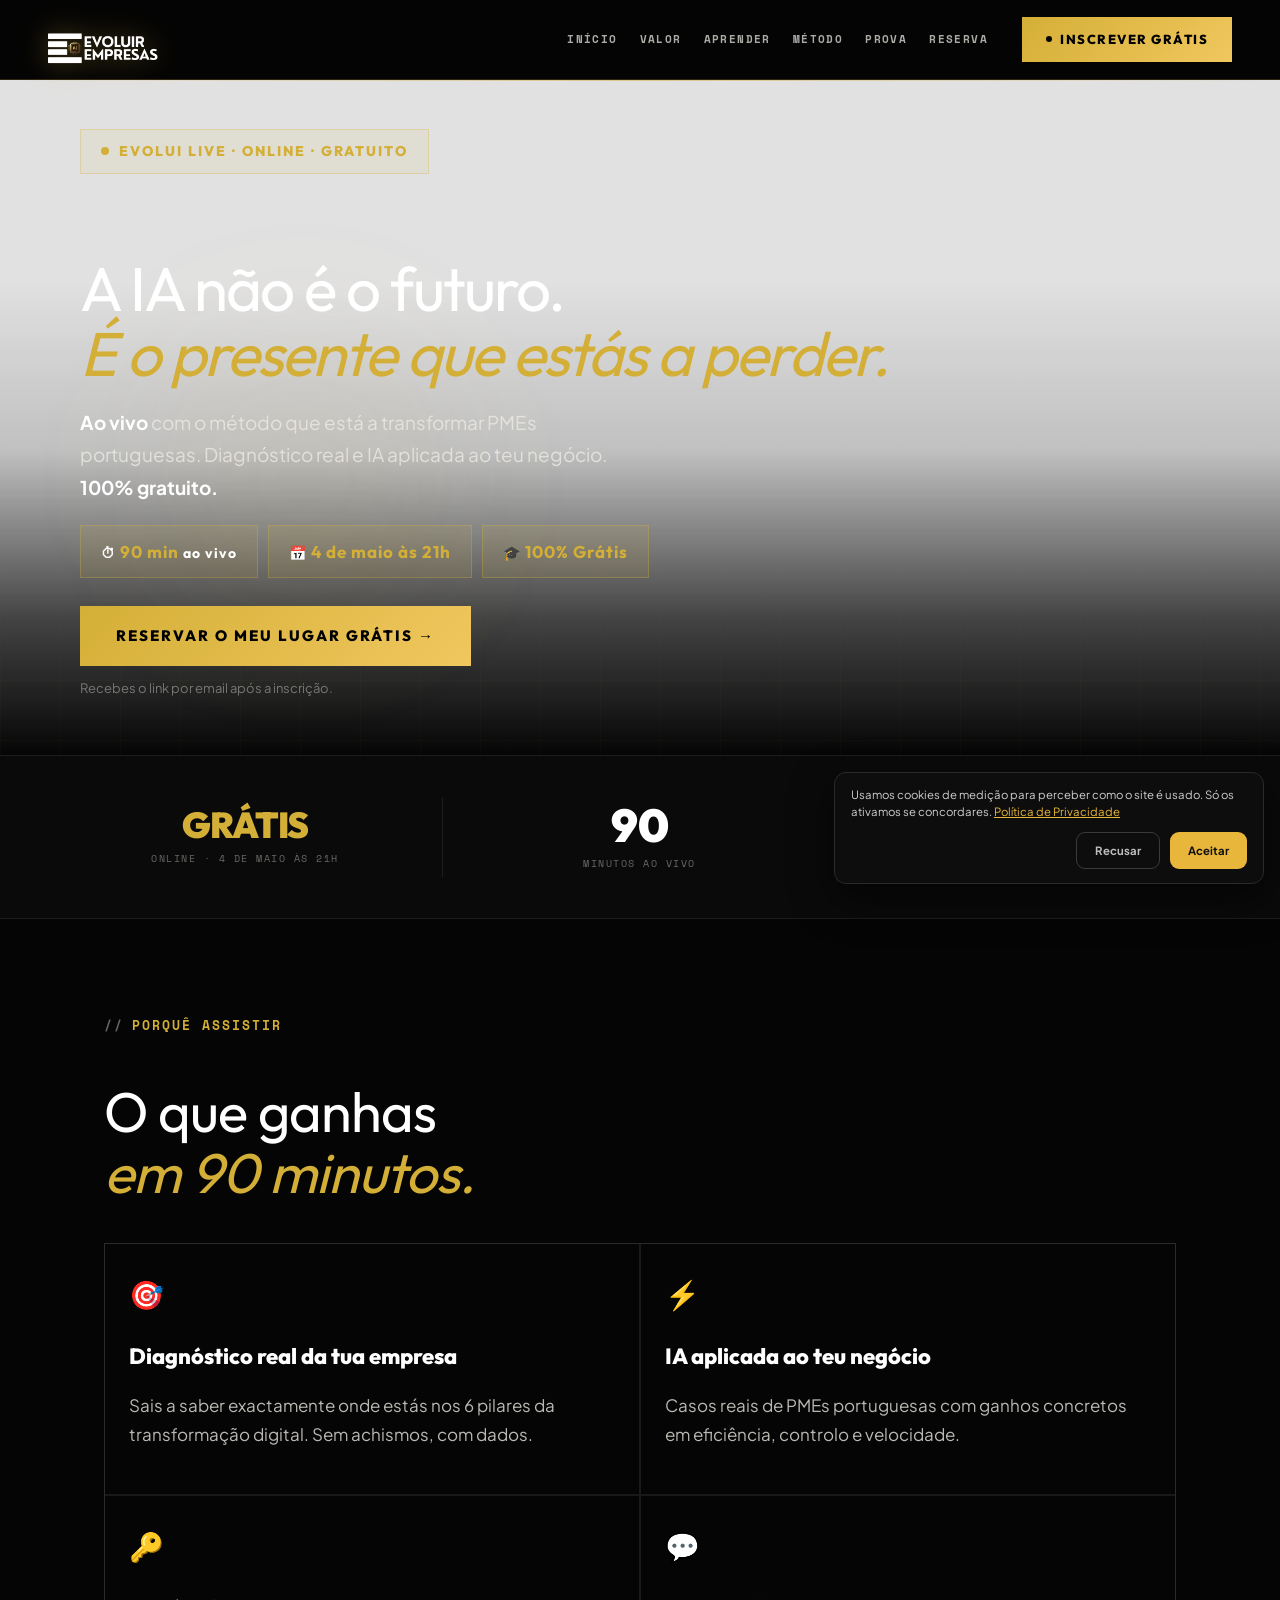
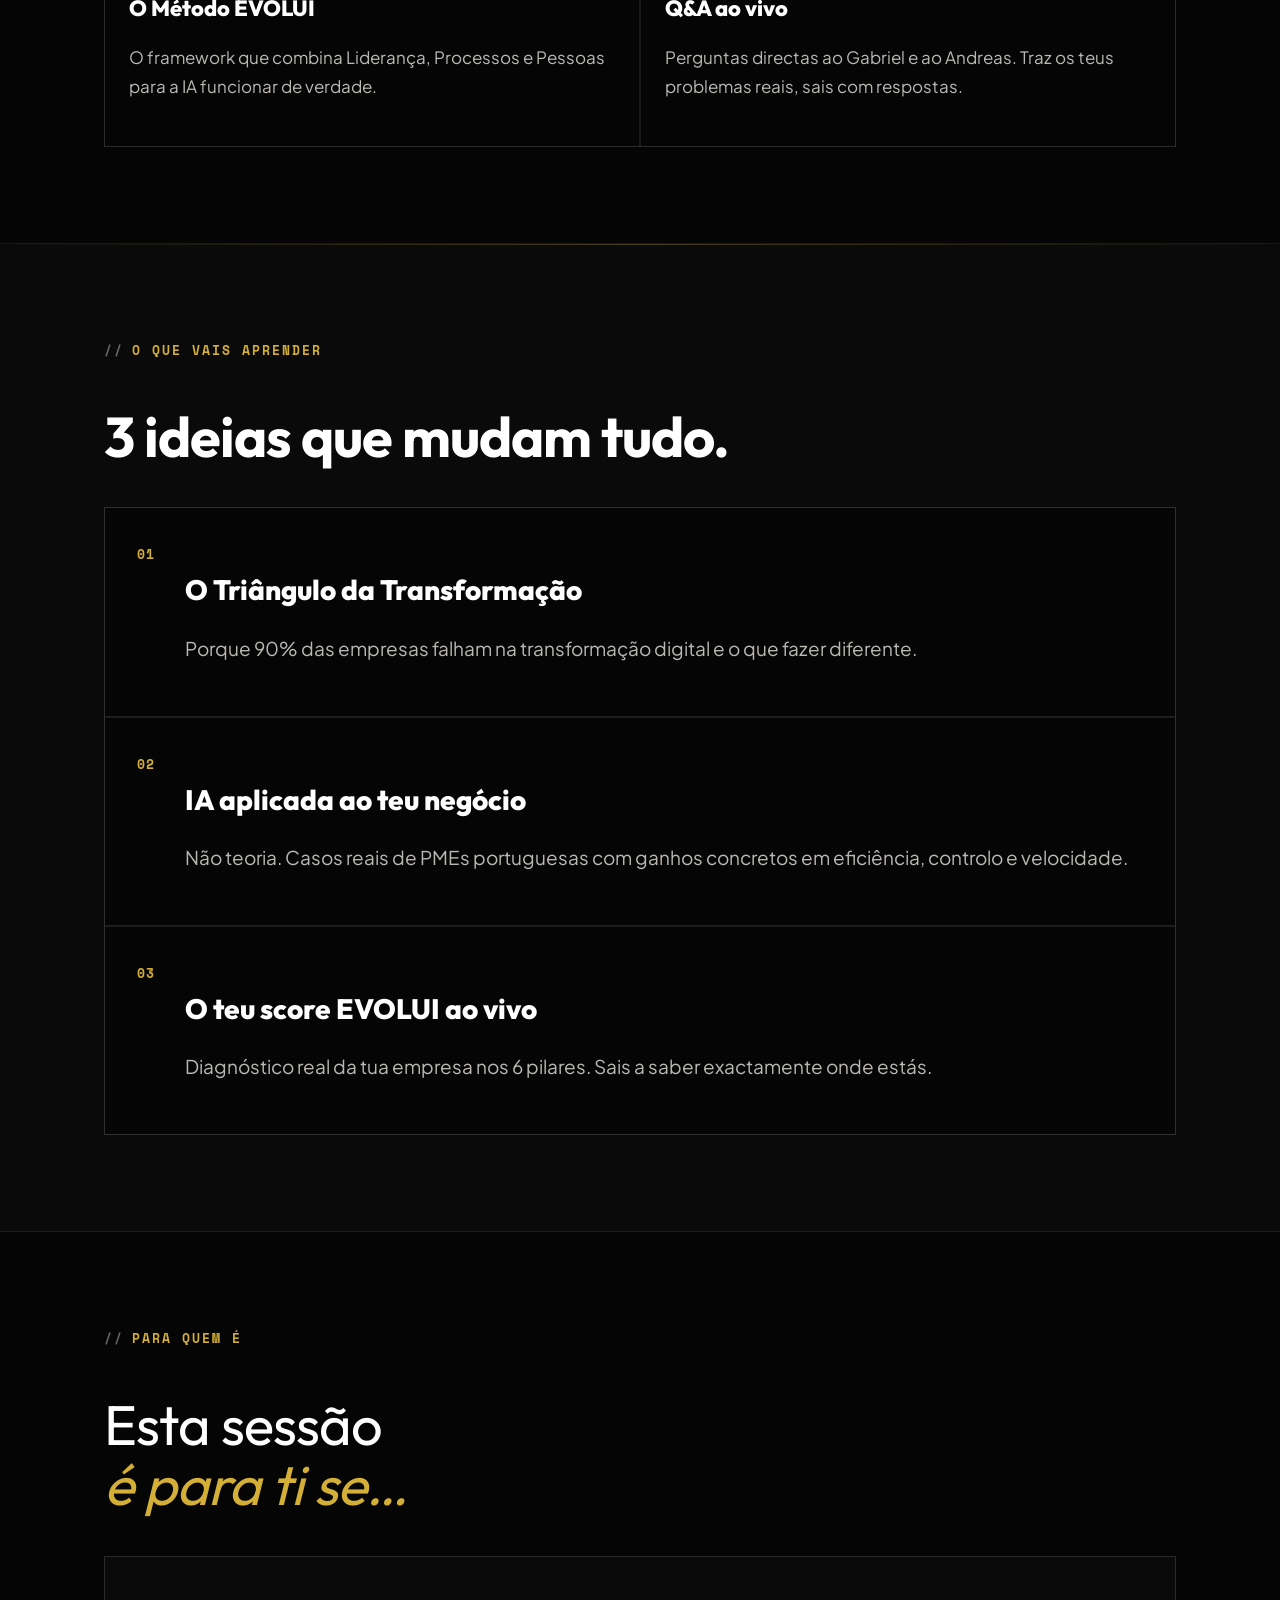
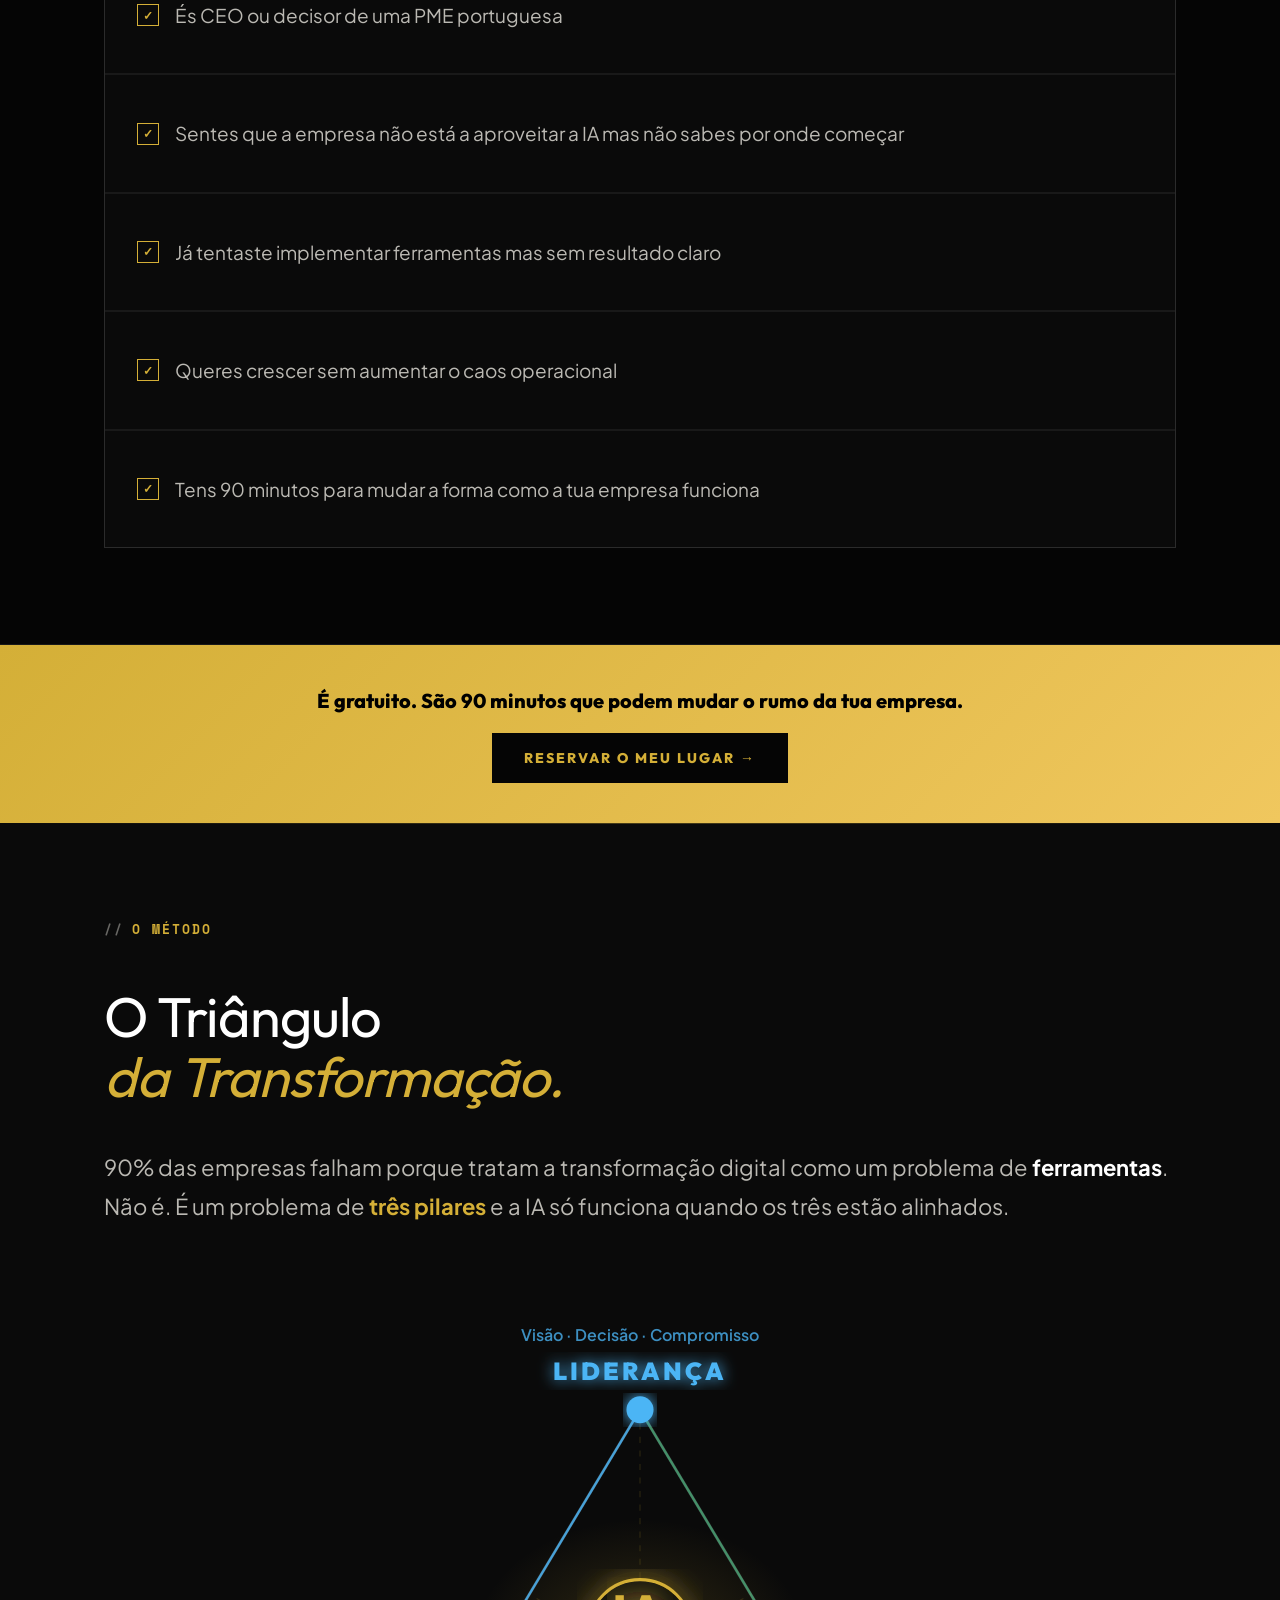
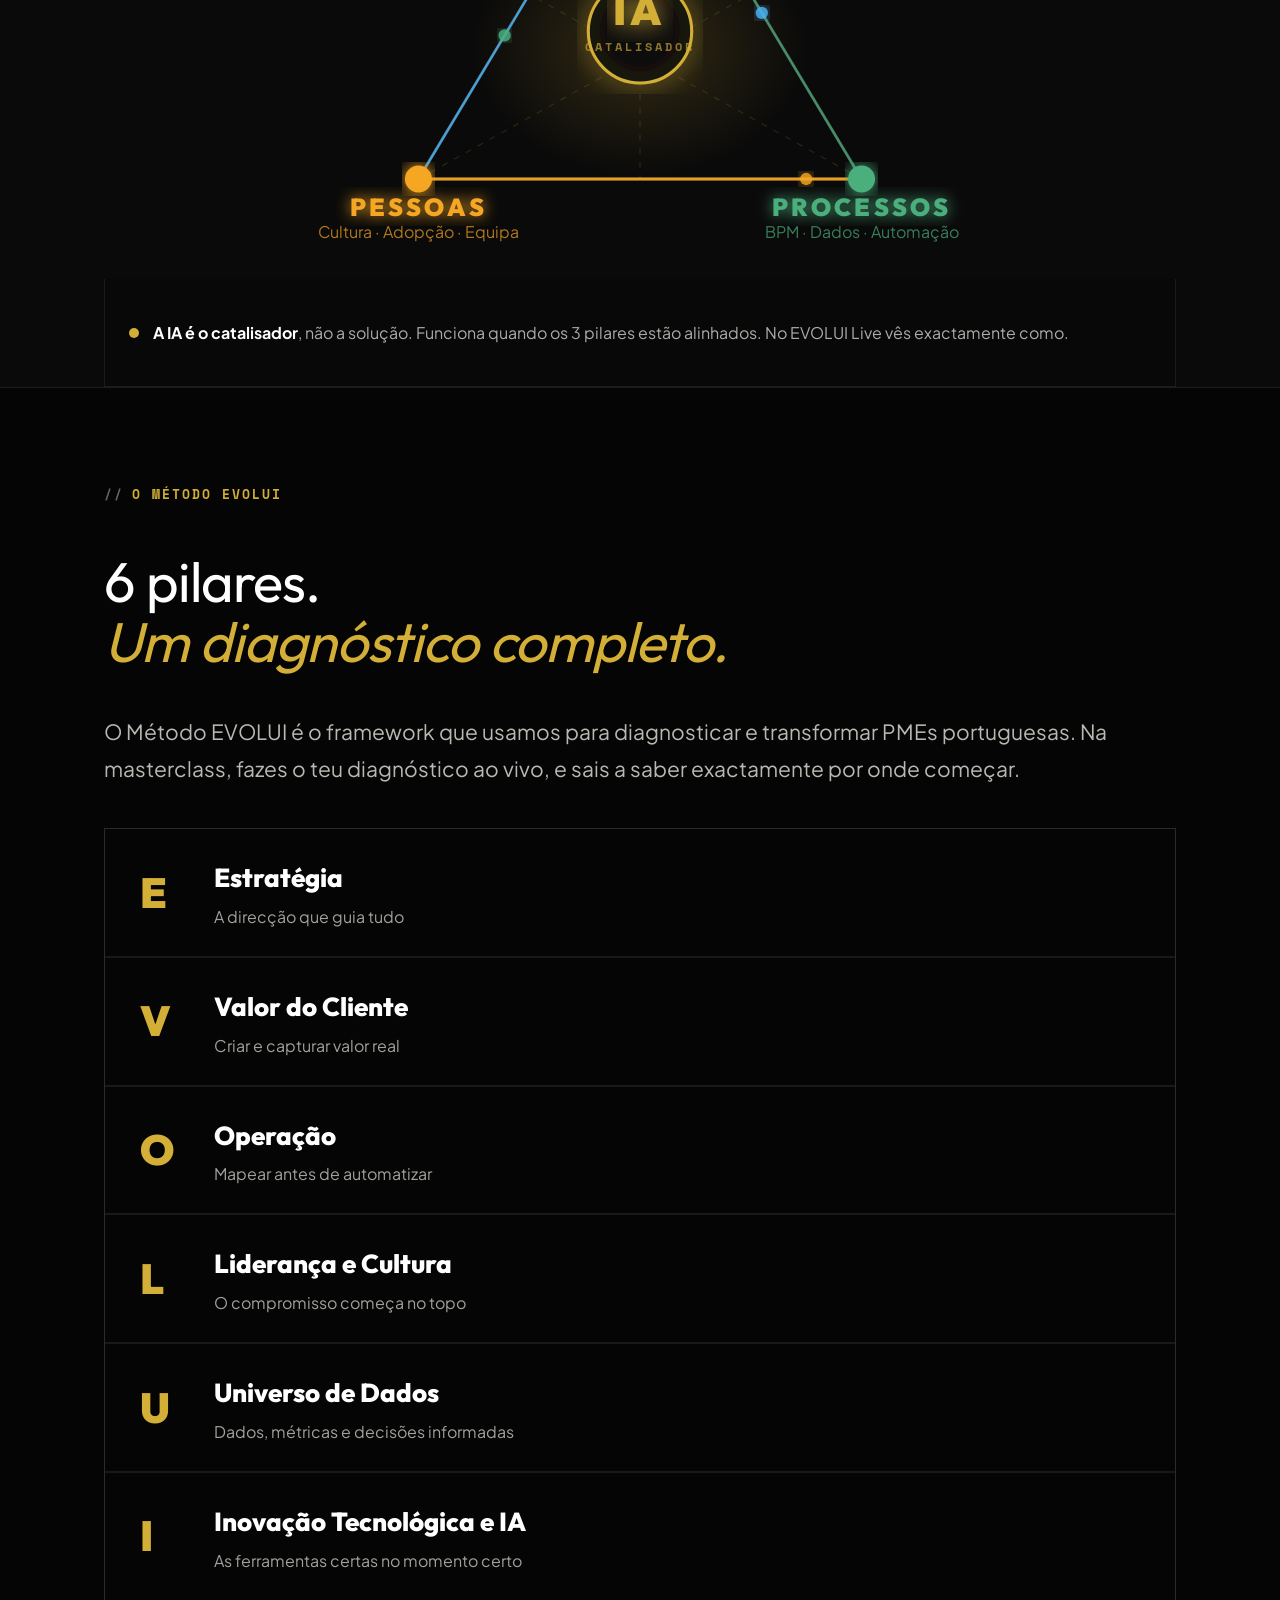
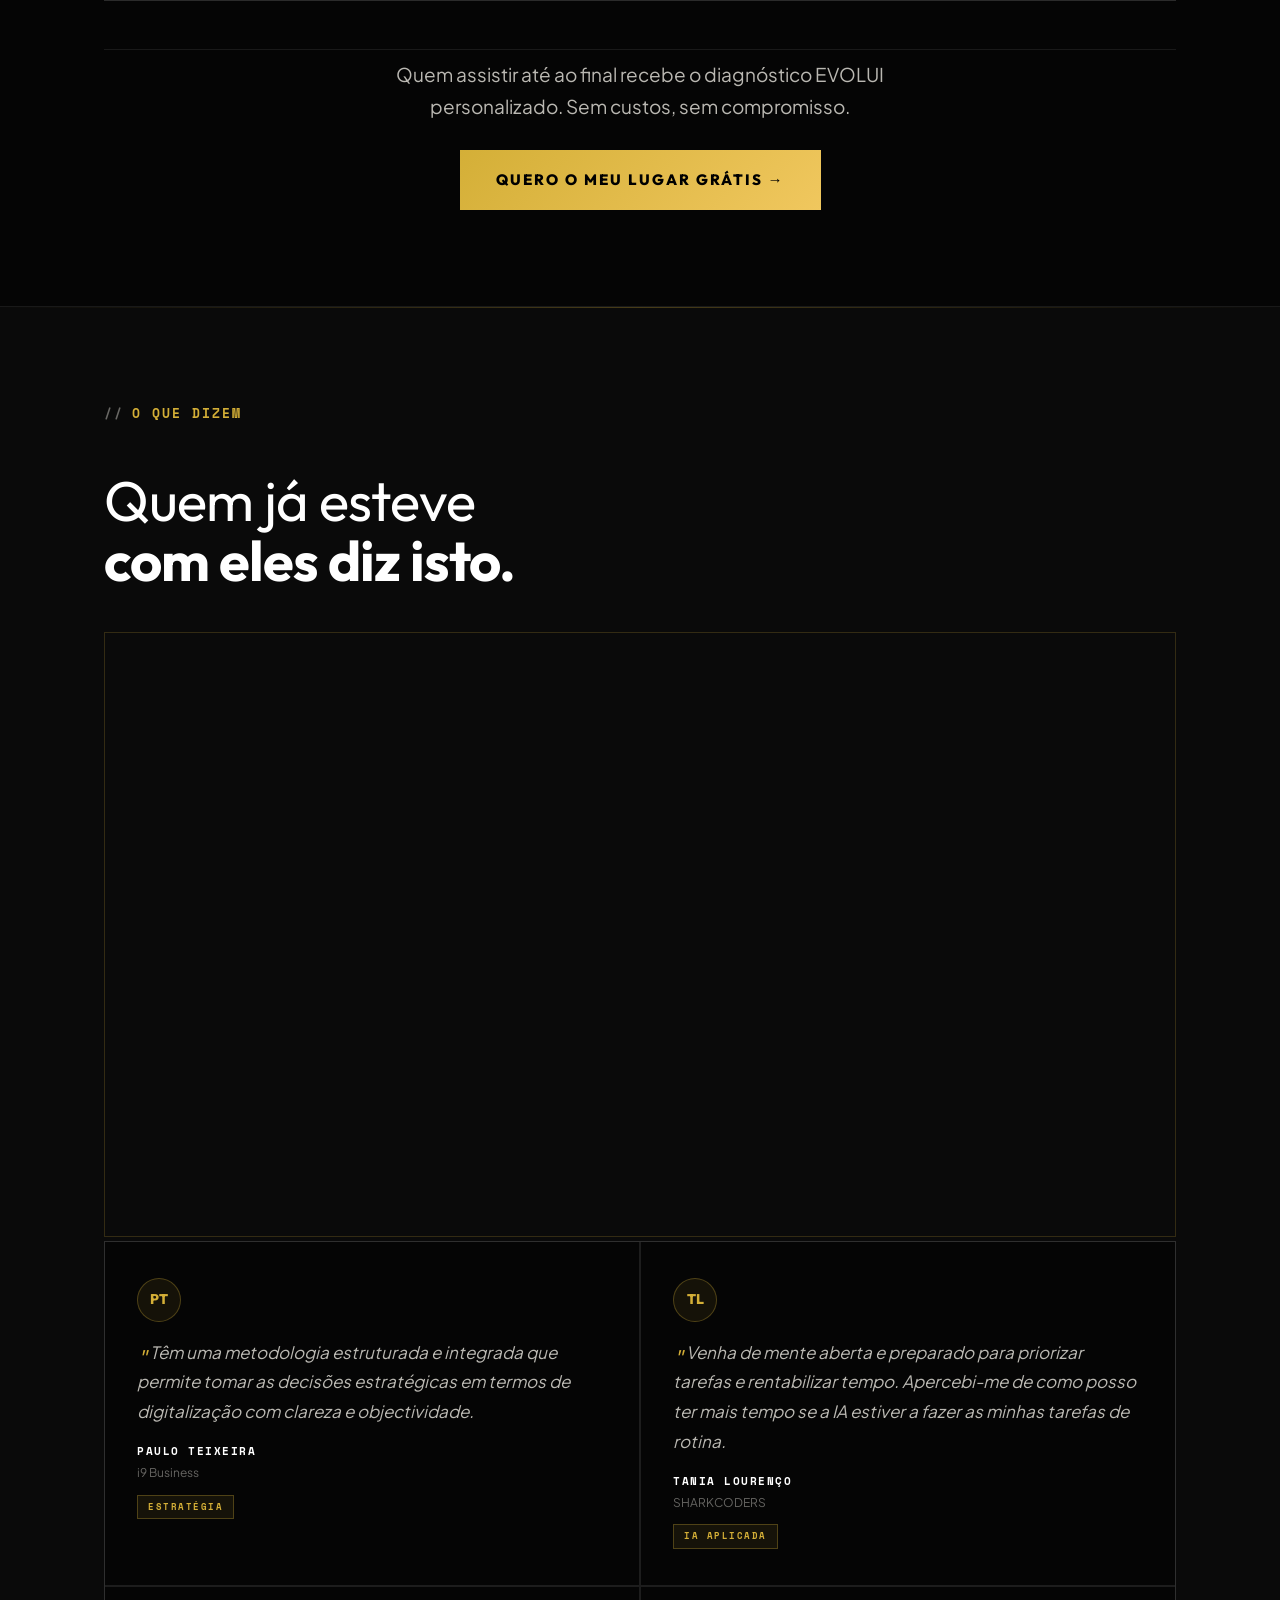
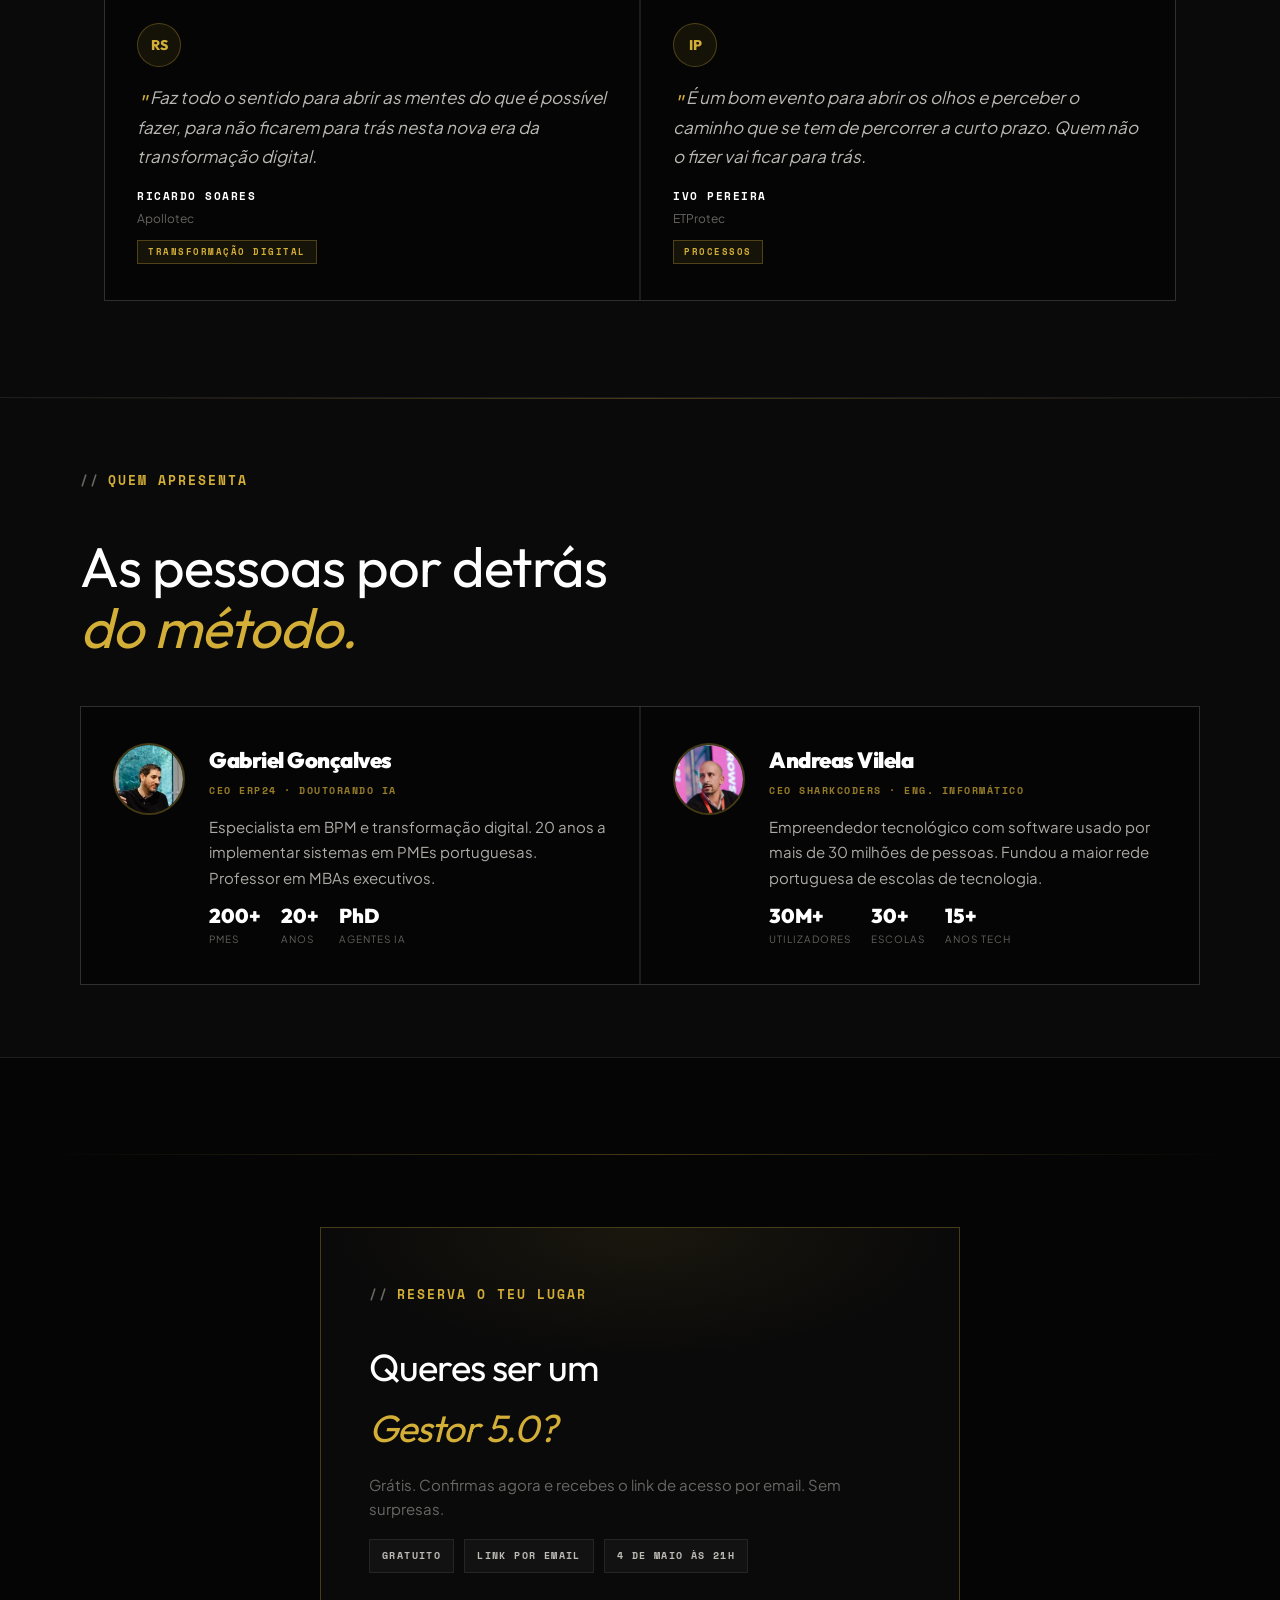
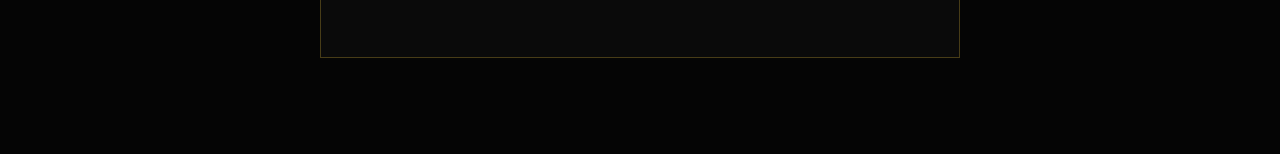
<file: LP_meta/index.html>
<!DOCTYPE html>
<html lang="pt-PT">
<head>
<meta charset="utf-8">
<meta name="color-scheme" content="dark">
<meta name="theme-color" content="#050505">
<style>html{background:#050505}@view-transition{navigation:auto}@media(prefers-reduced-motion:reduce){::view-transition-old(root){animation:evfo .12s linear both}::view-transition-new(root){animation:evfi .12s linear both}}@keyframes evfo{to{opacity:0}}@keyframes evfi{from{opacity:0}}</style>
<meta name="viewport" content="width=device-width, initial-scale=1">
<title>EVOLUI Live · Masterclass Gratuita de IA para CEOs de PMEs</title>
<meta name="description" content="90 minutos ao vivo com o método EVOLUI: diagnóstico de maturidade digital, IA aplicada a PMEs portuguesas e Q&A com Gabriel Gonçalves e Andreas Vilela.">
<meta name="robots" content="noindex,nofollow">
<link rel="canonical" href="https://suporte-erp24.github.io/LP_meta/">
<meta property="og:type" content="website">
<meta property="og:locale" content="pt_PT">
<meta property="og:site_name" content="Evoluir Empresas AI">
<meta property="og:title" content="EVOLUI Live · Masterclass Gratuita de IA para CEOs de PMEs">
<meta property="og:description" content="90 minutos ao vivo com o método EVOLUI: diagnóstico de maturidade digital, IA aplicada a PMEs portuguesas e Q&A com Gabriel Gonçalves e Andreas Vilela.">
<meta property="og:url" content="https://suporte-erp24.github.io/LP_meta/">
<meta property="og:image" content="https://suporte-erp24.github.io/assets/img/1000111042_1x.webp">
<meta name="twitter:card" content="summary_large_image">
<meta name="twitter:title" content="EVOLUI Live · Masterclass Gratuita de IA para CEOs de PMEs">
<meta name="twitter:description" content="90 minutos ao vivo com o método EVOLUI: diagnóstico de maturidade digital, IA aplicada a PMEs portuguesas e Q&A com Gabriel Gonçalves e Andreas Vilela.">
<meta name="twitter:image" content="https://suporte-erp24.github.io/assets/img/1000111042_1x.webp">
<link rel="icon" href="/favicon.ico" sizes="any">
<link rel="apple-touch-icon" href="/assets/img/apple-touch-icon.png">
<link rel="preload" as="font" type="font/woff2" crossorigin href="/assets/fonts/QGYvz_MVcBeNP4NJtEtq.woff2">
<link rel="preload" as="font" type="font/woff2" crossorigin href="/assets/fonts/LDIoaomQNQcsA88c7O9yZ4KMCoOg4Ko20yw.woff2">
<style>@font-face{font-family:'Outfit';font-style:normal;font-weight:300;font-display:swap;src:url(/assets/fonts/QGYvz_MVcBeNP4NJuktqQ4E.woff2) format('woff2');unicode-range:U+0100-02BA,U+02BD-02C5,U+02C7-02CC,U+02CE-02D7,U+02DD-02FF,U+0304,U+0308,U+0329,U+1D00-1DBF,U+1E00-1E9F,U+1EF2-1EFF,U+2020,U+20A0-20AB,U+20AD-20C4,U+2113,U+2C60-2C7F,U+A720-A7FF}@font-face{font-family:'Outfit';font-style:normal;font-weight:300;font-display:swap;src:url(/assets/fonts/QGYvz_MVcBeNP4NJtEtq.woff2) format('woff2');unicode-range:U+0000-00FF,U+0131,U+0152-0153,U+02BB-02BC,U+02C6,U+02DA,U+02DC,U+0304,U+0308,U+0329,U+2000-206F,U+20AC,U+2122,U+2191,U+2193,U+2212,U+2215,U+FEFF,U+FFFD}@font-face{font-family:'Outfit';font-style:normal;font-weight:400;font-display:swap;src:url(/assets/fonts/QGYvz_MVcBeNP4NJuktqQ4E.woff2) format('woff2');unicode-range:U+0100-02BA,U+02BD-02C5,U+02C7-02CC,U+02CE-02D7,U+02DD-02FF,U+0304,U+0308,U+0329,U+1D00-1DBF,U+1E00-1E9F,U+1EF2-1EFF,U+2020,U+20A0-20AB,U+20AD-20C4,U+2113,U+2C60-2C7F,U+A720-A7FF}@font-face{font-family:'Outfit';font-style:normal;font-weight:400;font-display:swap;src:url(/assets/fonts/QGYvz_MVcBeNP4NJtEtq.woff2) format('woff2');unicode-range:U+0000-00FF,U+0131,U+0152-0153,U+02BB-02BC,U+02C6,U+02DA,U+02DC,U+0304,U+0308,U+0329,U+2000-206F,U+20AC,U+2122,U+2191,U+2193,U+2212,U+2215,U+FEFF,U+FFFD}@font-face{font-family:'Outfit';font-style:normal;font-weight:700;font-display:swap;src:url(/assets/fonts/QGYvz_MVcBeNP4NJuktqQ4E.woff2) format('woff2');unicode-range:U+0100-02BA,U+02BD-02C5,U+02C7-02CC,U+02CE-02D7,U+02DD-02FF,U+0304,U+0308,U+0329,U+1D00-1DBF,U+1E00-1E9F,U+1EF2-1EFF,U+2020,U+20A0-20AB,U+20AD-20C4,U+2113,U+2C60-2C7F,U+A720-A7FF}@font-face{font-family:'Outfit';font-style:normal;font-weight:700;font-display:swap;src:url(/assets/fonts/QGYvz_MVcBeNP4NJtEtq.woff2) format('woff2');unicode-range:U+0000-00FF,U+0131,U+0152-0153,U+02BB-02BC,U+02C6,U+02DA,U+02DC,U+0304,U+0308,U+0329,U+2000-206F,U+20AC,U+2122,U+2191,U+2193,U+2212,U+2215,U+FEFF,U+FFFD}@font-face{font-family:'Outfit';font-style:normal;font-weight:800;font-display:swap;src:url(/assets/fonts/QGYvz_MVcBeNP4NJuktqQ4E.woff2) format('woff2');unicode-range:U+0100-02BA,U+02BD-02C5,U+02C7-02CC,U+02CE-02D7,U+02DD-02FF,U+0304,U+0308,U+0329,U+1D00-1DBF,U+1E00-1E9F,U+1EF2-1EFF,U+2020,U+20A0-20AB,U+20AD-20C4,U+2113,U+2C60-2C7F,U+A720-A7FF}@font-face{font-family:'Outfit';font-style:normal;font-weight:800;font-display:swap;src:url(/assets/fonts/QGYvz_MVcBeNP4NJtEtq.woff2) format('woff2');unicode-range:U+0000-00FF,U+0131,U+0152-0153,U+02BB-02BC,U+02C6,U+02DA,U+02DC,U+0304,U+0308,U+0329,U+2000-206F,U+20AC,U+2122,U+2191,U+2193,U+2212,U+2215,U+FEFF,U+FFFD}@font-face{font-family:'Outfit';font-style:normal;font-weight:900;font-display:swap;src:url(/assets/fonts/QGYvz_MVcBeNP4NJuktqQ4E.woff2) format('woff2');unicode-range:U+0100-02BA,U+02BD-02C5,U+02C7-02CC,U+02CE-02D7,U+02DD-02FF,U+0304,U+0308,U+0329,U+1D00-1DBF,U+1E00-1E9F,U+1EF2-1EFF,U+2020,U+20A0-20AB,U+20AD-20C4,U+2113,U+2C60-2C7F,U+A720-A7FF}@font-face{font-family:'Outfit';font-style:normal;font-weight:900;font-display:swap;src:url(/assets/fonts/QGYvz_MVcBeNP4NJtEtq.woff2) format('woff2');unicode-range:U+0000-00FF,U+0131,U+0152-0153,U+02BB-02BC,U+02C6,U+02DA,U+02DC,U+0304,U+0308,U+0329,U+2000-206F,U+20AC,U+2122,U+2191,U+2193,U+2212,U+2215,U+FEFF,U+FFFD}@font-face{font-family:'Plus Jakarta Sans';font-style:normal;font-weight:400;font-display:swap;src:url(/assets/fonts/LDIoaomQNQcsA88c7O9yZ4KMCoOg4Ko40yyygA.woff2) format('woff2');unicode-range:U+0100-02BA,U+02BD-02C5,U+02C7-02CC,U+02CE-02D7,U+02DD-02FF,U+0304,U+0308,U+0329,U+1D00-1DBF,U+1E00-1E9F,U+1EF2-1EFF,U+2020,U+20A0-20AB,U+20AD-20C4,U+2113,U+2C60-2C7F,U+A720-A7FF}@font-face{font-family:'Plus Jakarta Sans';font-style:normal;font-weight:400;font-display:swap;src:url(/assets/fonts/LDIoaomQNQcsA88c7O9yZ4KMCoOg4Ko20yw.woff2) format('woff2');unicode-range:U+0000-00FF,U+0131,U+0152-0153,U+02BB-02BC,U+02C6,U+02DA,U+02DC,U+0304,U+0308,U+0329,U+2000-206F,U+20AC,U+2122,U+2191,U+2193,U+2212,U+2215,U+FEFF,U+FFFD}@font-face{font-family:'Plus Jakarta Sans';font-style:normal;font-weight:500;font-display:swap;src:url(/assets/fonts/LDIoaomQNQcsA88c7O9yZ4KMCoOg4Ko40yyygA.woff2) format('woff2');unicode-range:U+0100-02BA,U+02BD-02C5,U+02C7-02CC,U+02CE-02D7,U+02DD-02FF,U+0304,U+0308,U+0329,U+1D00-1DBF,U+1E00-1E9F,U+1EF2-1EFF,U+2020,U+20A0-20AB,U+20AD-20C4,U+2113,U+2C60-2C7F,U+A720-A7FF}@font-face{font-family:'Plus Jakarta Sans';font-style:normal;font-weight:500;font-display:swap;src:url(/assets/fonts/LDIoaomQNQcsA88c7O9yZ4KMCoOg4Ko20yw.woff2) format('woff2');unicode-range:U+0000-00FF,U+0131,U+0152-0153,U+02BB-02BC,U+02C6,U+02DA,U+02DC,U+0304,U+0308,U+0329,U+2000-206F,U+20AC,U+2122,U+2191,U+2193,U+2212,U+2215,U+FEFF,U+FFFD}@font-face{font-family:'Plus Jakarta Sans';font-style:normal;font-weight:600;font-display:swap;src:url(/assets/fonts/LDIoaomQNQcsA88c7O9yZ4KMCoOg4Ko40yyygA.woff2) format('woff2');unicode-range:U+0100-02BA,U+02BD-02C5,U+02C7-02CC,U+02CE-02D7,U+02DD-02FF,U+0304,U+0308,U+0329,U+1D00-1DBF,U+1E00-1E9F,U+1EF2-1EFF,U+2020,U+20A0-20AB,U+20AD-20C4,U+2113,U+2C60-2C7F,U+A720-A7FF}@font-face{font-family:'Plus Jakarta Sans';font-style:normal;font-weight:600;font-display:swap;src:url(/assets/fonts/LDIoaomQNQcsA88c7O9yZ4KMCoOg4Ko20yw.woff2) format('woff2');unicode-range:U+0000-00FF,U+0131,U+0152-0153,U+02BB-02BC,U+02C6,U+02DA,U+02DC,U+0304,U+0308,U+0329,U+2000-206F,U+20AC,U+2122,U+2191,U+2193,U+2212,U+2215,U+FEFF,U+FFFD}@font-face{font-family:'Plus Jakarta Sans';font-style:normal;font-weight:700;font-display:swap;src:url(/assets/fonts/LDIoaomQNQcsA88c7O9yZ4KMCoOg4Ko40yyygA.woff2) format('woff2');unicode-range:U+0100-02BA,U+02BD-02C5,U+02C7-02CC,U+02CE-02D7,U+02DD-02FF,U+0304,U+0308,U+0329,U+1D00-1DBF,U+1E00-1E9F,U+1EF2-1EFF,U+2020,U+20A0-20AB,U+20AD-20C4,U+2113,U+2C60-2C7F,U+A720-A7FF}@font-face{font-family:'Plus Jakarta Sans';font-style:normal;font-weight:700;font-display:swap;src:url(/assets/fonts/LDIoaomQNQcsA88c7O9yZ4KMCoOg4Ko20yw.woff2) format('woff2');unicode-range:U+0000-00FF,U+0131,U+0152-0153,U+02BB-02BC,U+02C6,U+02DA,U+02DC,U+0304,U+0308,U+0329,U+2000-206F,U+20AC,U+2122,U+2191,U+2193,U+2212,U+2215,U+FEFF,U+FFFD}@font-face{font-family:'Space Mono';font-style:normal;font-weight:400;font-display:swap;src:url(/assets/fonts/i7dPIFZifjKcF5UAWdDRYE98RWq7.woff2) format('woff2');unicode-range:U+0100-02BA,U+02BD-02C5,U+02C7-02CC,U+02CE-02D7,U+02DD-02FF,U+0304,U+0308,U+0329,U+1D00-1DBF,U+1E00-1E9F,U+1EF2-1EFF,U+2020,U+20A0-20AB,U+20AD-20C4,U+2113,U+2C60-2C7F,U+A720-A7FF}@font-face{font-family:'Space Mono';font-style:normal;font-weight:400;font-display:swap;src:url(/assets/fonts/i7dPIFZifjKcF5UAWdDRYEF8RQ.woff2) format('woff2');unicode-range:U+0000-00FF,U+0131,U+0152-0153,U+02BB-02BC,U+02C6,U+02DA,U+02DC,U+0304,U+0308,U+0329,U+2000-206F,U+20AC,U+2122,U+2191,U+2193,U+2212,U+2215,U+FEFF,U+FFFD}@font-face{font-family:'Space Mono';font-style:normal;font-weight:700;font-display:swap;src:url(/assets/fonts/i7dMIFZifjKcF5UAWdDRaPpZUFuaHjyV.woff2) format('woff2');unicode-range:U+0100-02BA,U+02BD-02C5,U+02C7-02CC,U+02CE-02D7,U+02DD-02FF,U+0304,U+0308,U+0329,U+1D00-1DBF,U+1E00-1E9F,U+1EF2-1EFF,U+2020,U+20A0-20AB,U+20AD-20C4,U+2113,U+2C60-2C7F,U+A720-A7FF}@font-face{font-family:'Space Mono';font-style:normal;font-weight:700;font-display:swap;src:url(/assets/fonts/i7dMIFZifjKcF5UAWdDRaPpZUFWaHg.woff2) format('woff2');unicode-range:U+0000-00FF,U+0131,U+0152-0153,U+02BB-02BC,U+02C6,U+02DA,U+02DC,U+0304,U+0308,U+0329,U+2000-206F,U+20AC,U+2122,U+2191,U+2193,U+2212,U+2215,U+FEFF,U+FFFD}.ev-cookies{position:fixed;left:auto;right:16px;bottom:16px;z-index:99999;max-width:430px;background:#0d0d0d;border:1px solid #2a2a2a;border-radius:12px;padding:14px 16px;display:flex;gap:12px;align-items:center;flex-wrap:wrap;box-shadow:0 14px 40px rgba(0,0,0,.6);font-family:'Plus Jakarta Sans',system-ui,sans-serif}.ev-cookies p{margin:0;flex:1 1 100%;color:#cfcfcf;font-size:.8125rem;line-height:1.45}.ev-cookies a{color:#e8b63a;text-decoration:underline}.ev-cookies button{border:0;border-radius:9px;padding:10px 18px;font-weight:700;cursor:pointer;font-size:.8125rem;font-family:inherit}.ev-cookies .ev-sim{background:#e8b63a;color:#111}.ev-cookies .ev-nao{background:transparent;color:#bdbdbd;border:1px solid #3a3a3a}.ev-cookies div{display:flex;gap:10px;margin-left:auto}@media(max-width:640px){.ev-cookies{left:12px;right:12px;max-width:none}.ev-cookies button{flex:1}}:root{--primary:#2fc6f6 !important;--primary-darken-1:hsl(194.47,92%,55%);--primary-darken-2:hsl(194.47,92%,52%);--primary-darken-3:hsl(194.47,92%,47%);--primary-lighten-1:hsl(194.47,92%,67%);--primary-opacity-0:rgba(47,198,246,0);--primary-opacity-0_05:rgba(47,198,246,0.05);--primary-opacity-0_1:rgba(47,198,246,0.1);--primary-opacity-0_15:rgba(47,198,246,0.15);--primary-opacity-0_2:rgba(47,198,246,0.2);--primary-opacity-0_25:rgba(47,198,246,0.25);--primary-opacity-0_3:rgba(47,198,246,0.3);--primary-opacity-0_35:rgba(47,198,246,0.35);--primary-opacity-0_4:rgba(47,198,246,0.4);--primary-opacity-0_45:rgba(47,198,246,0.45);--primary-opacity-0_5:rgba(47,198,246,0.5);--primary-opacity-0_55:rgba(47,198,246,0.55);--primary-opacity-0_6:rgba(47,198,246,0.6);--primary-opacity-0_65:rgba(47,198,246,0.65);--primary-opacity-0_7:rgba(47,198,246,0.7);--primary-opacity-0_75:rgba(47,198,246,0.75);--primary-opacity-0_8:rgba(47,198,246,0.8);--primary-opacity-0_85:rgba(47,198,246,0.85);--primary-opacity-0_9:rgba(47,198,246,0.9);--primary-opacity-0_95:rgba(47,198,246,0.95);--theme-color-main:hsl(194.47,20%,20%);--theme-color-secondary:hsl(194.47,20%,80%);--theme-color-title:hsl(194.47,20%,20%);--theme-color-strict-inverse:#ffffff}html{font-size:14px}body{font-size:1rem}.g-font-size-default{font-size:1rem}main.landing-public-mode{line-height:1.6;font-weight:400}.landing-public-mode .h1,.landing-public-mode .h2,.landing-public-mode .h3,.landing-public-mode .h4,.landing-public-mode .h5,.landing-public-mode .h6,.landing-public-mode .h7,.landing-public-mode h1,.landing-public-mode h2,.landing-public-mode h3,.landing-public-mode h4,.landing-public-mode h5,.landing-public-mode h6{font-weight:400}:root{--gold:#D4AF37;--gold2:#F0C75E;--grad:linear-gradient(135deg,#D4AF37,#F0C75E);--bg:#050505;--bg2:#0a0a0a;--bg3:#111;--text:#EDEAE3;--mid:rgba(237,234,227,.78);--dim:rgba(237,234,227,.42);--bd:rgba(255,255,255,.08);--gold-bd:rgba(212,175,55,.3);--gold-bg:rgba(212,175,55,.08);--blue:#4CB5F5;--green:#4CAF7D;--orange:#F5A623}*{box-sizing:border-box}html{scroll-behavior:smooth}body{font-family:'Plus Jakarta Sans',sans-serif;background:var(--bg);color:var(--text);overflow-x:hidden;line-height:1.6;margin:0;padding:0!important}main.landing-public-mode{padding-top:0!important}a{color:inherit;text-decoration:none}img{display:block;max-width:100%}.wrap{max-width:1120px;margin:0 auto;padding:0 24px}@media(min-width:768px){.wrap{padding:0 48px}}@media(min-width:1200px){.wrap{padding:0 24px}}.rv{opacity:0;transform:translateY(24px);transition:opacity .6s ease,transform .6s ease}.rv.on{opacity:1;transform:none}.d1{transition-delay:.08s}.d2{transition-delay:.16s}.d3{transition-delay:.24s}.d4{transition-delay:.32s}.d5{transition-delay:.40s}@keyframes blink{0%,100%{opacity:1}50%{opacity:.15}}@keyframes scanA{0%{top:0;opacity:0}5%{opacity:.6}95%{opacity:.15}100%{top:100%;opacity:0}}@keyframes floatG{0%,100%{transform:translateY(0)}50%{transform:translateY(-30px)}}.mc-lbl{font-family:'Space Mono',monospace;font-size:13px;font-weight:700;letter-spacing:2px;text-transform:uppercase;color:var(--gold);margin-bottom:16px;display:flex;align-items:center;gap:8px}.mc-lbl::before{content:'//';color:var(--dim)}.mc-sh{font-family:'Outfit',sans-serif;font-size:clamp(34px,5vw,56px);font-weight:900;line-height:1.08;letter-spacing:-1px;color:#fff;margin-bottom:40px}.mc-sh em{color:var(--gold);font-style:italic}.mc-sh strong{color:#fff}.mc-section{position:relative;padding:72px 24px;border-bottom:1px solid var(--bd)}.mc-section-dark{background:var(--bg2)}.mc-section-dark::before{content:'';position:absolute;top:0;left:0;right:0;height:1px;background:linear-gradient(90deg,transparent,var(--gold-bd),transparent)}@media(min-width:768px){.mc-section{padding:96px 48px}}.cta-btn-primary{display:inline-flex;align-items:center;justify-content:center;padding:18px 32px;background:var(--grad);color:#000!important;font-family:'Outfit',sans-serif;font-size:14px;font-weight:800;letter-spacing:2px;text-transform:uppercase;text-align:center;position:relative;overflow:hidden;transition:all .25s;border:none;cursor:pointer}.cta-btn-primary::before{content:'';position:absolute;inset:0;background:rgba(255,255,255,.18);transform:translateX(-110%) skewX(-15deg);transition:transform .5s}.cta-btn-primary:hover{transform:translateY(-3px);box-shadow:0 14px 40px rgba(212,175,55,.5)}.cta-btn-primary:hover::before{transform:translateX(110%) skewX(-15deg)}@media(min-width:768px){.cta-btn-primary{font-size:15px;padding:18px 36px}}.mc-nav{position:fixed;top:0;left:0;right:0;z-index:99999;height:80px;padding:0 20px;display:flex;align-items:center;justify-content:space-between;gap:18px;background:rgba(5,5,5,.92);backdrop-filter:blur(16px);border-bottom:1px solid rgba(212,175,55,.2)}.mc-nav-logo{flex-shrink:0}.mc-nav-logo img{height:92px;width:auto;filter:drop-shadow(0 0 14px rgba(212,175,55,.4));position:relative;top:10px;transition:filter .3s}.mc-nav-logo:hover img{filter:drop-shadow(0 0 24px rgba(212,175,55,.7))}.mc-nav-menu{display:none;align-items:center;gap:22px;margin-left:auto;margin-right:16px}.mc-nav-menu a{font-family:'Space Mono',monospace;font-size:11px;font-weight:700;letter-spacing:1.4px;text-transform:uppercase;color:rgba(237,234,227,.72);transition:color .2s,transform .2s;white-space:nowrap}.mc-nav-menu a:hover{color:var(--gold);transform:translateY(-1px)}.mc-nav-cta{display:inline-flex;align-items:center;gap:8px;padding:12px 20px;background:var(--grad);color:#000;font-family:'Outfit',sans-serif;font-size:12px;font-weight:800;letter-spacing:1.4px;text-transform:uppercase;transition:all .2s;flex-shrink:0}.mc-nav-cta:hover{transform:translateY(-2px);box-shadow:0 8px 24px rgba(212,175,55,.4)}.mc-nav-cta .pulse-dot{width:6px;height:6px;border-radius:50%;background:#000;animation:blink 2s ease infinite}@media(min-width:768px){.mc-nav{padding:0 28px}.mc-nav-logo img{height:100px;top:12px}.mc-nav-cta{padding:12px 22px;font-size:12px}}@media(min-width:1100px){.mc-nav{padding:0 48px}.mc-nav-logo img{height:110px;top:14px}.mc-nav-menu{display:flex}.mc-nav-cta{padding:12px 24px;font-size:13px;letter-spacing:1.5px}}.scan{position:fixed;left:0;right:0;height:1px;background:linear-gradient(90deg,transparent,rgba(212,175,55,.5) 50%,transparent);animation:scanA 12s ease-in-out infinite;pointer-events:none;z-index:9998}.mc-hero{height:70vh;min-height:520px;max-height:700px;display:flex;flex-direction:column;justify-content:flex-end;position:relative;overflow:hidden;background:#050505;margin-top:80px}.mc-hero-bg{position:absolute;inset:0;overflow:hidden}.mc-hero-bg iframe{position:absolute;top:50%;left:50%;width:177.78vh;height:100vh;min-width:100%;min-height:56.25vw;transform:translate(-50%,-50%);pointer-events:none;opacity:.88}.mc-hero-bg::after{content:'';position:absolute;inset:0;background:linear-gradient(to bottom,rgba(5,5,5,.0) 0%,rgba(5,5,5,0) 30%,rgba(5,5,5,.15) 55%,rgba(5,5,5,.72) 80%,rgba(5,5,5,1) 100%)}.mc-hero-grid{position:absolute;inset:0;background-image:linear-gradient(rgba(212,175,55,.03) 1px,transparent 1px),linear-gradient(90deg,rgba(212,175,55,.03) 1px,transparent 1px);background-size:60px 60px;mask-image:linear-gradient(to top,black 0%,transparent 50%);pointer-events:none}.mc-hero-glow{position:absolute;bottom:15%;left:10%;width:350px;height:350px;background:radial-gradient(circle,rgba(212,175,55,.1) 0%,transparent 70%);filter:blur(80px);pointer-events:none;animation:floatG 8s ease-in-out infinite}.mc-hero-body{position:relative;z-index:2;width:100%;padding:0 24px 36px;max-width:860px}.mc-chip{display:inline-flex;align-items:center;gap:10px;min-height:36px;padding:8px 16px;border:1px solid var(--gold-bd);background:var(--gold-bg);font-family:'Outfit',sans-serif;font-size:13px;font-weight:800;letter-spacing:2px;color:var(--gold);text-transform:uppercase;margin-bottom:20px}.mc-chip-dot{width:8px;height:8px;border-radius:50%;background:var(--gold);animation:blink 2s ease infinite}.mc-h1{font-family:'Outfit',sans-serif;font-size:clamp(32px,7vw,62px);font-weight:900;line-height:1.06;letter-spacing:-2px;color:#fff;margin-bottom:16px;max-width:820px}.mc-h1 em{color:#D4AF37;font-style:italic;display:block}.mc-sub{font-size:clamp(15px,2.2vw,19px);color:var(--mid);line-height:1.7;margin-bottom:22px;max-width:560px}.mc-sub strong{color:#fff}.mc-pills{display:flex;gap:10px;margin-bottom:28px;flex-wrap:wrap}.mc-pill{font-family:'Outfit',sans-serif;font-size:13px;font-weight:700;letter-spacing:1px;padding:10px 18px;border:1px solid var(--gold-bd);color:#fff;background:rgba(212,175,55,.1)}.mc-pill strong{color:var(--gold);font-size:15px}.mc-hero-cta{display:flex;flex-direction:column;align-items:flex-start;gap:12px}.mc-hero-note{font-size:13px;color:var(--dim);line-height:1.6}@media(min-width:768px){.mc-hero{height:75vh;max-height:760px}.mc-hero-body{padding:0 48px 48px}.mc-chip{font-size:14px;min-height:40px;padding:10px 20px}.mc-pill{font-size:14px;padding:12px 20px}.mc-pill strong{font-size:17px}}@media(min-width:1024px){.mc-hero-body{padding:0 0 56px 80px;max-width:920px}}.mc-counters{background:var(--bg2);border-top:1px solid var(--bd);border-bottom:1px solid var(--bd);padding:28px 24px;display:flex;align-items:center;justify-content:center}.mc-ci{flex:0 0 33.333%;text-align:center;padding:10px 16px;border-right:1px solid var(--bd)}.mc-ci:last-child{border-right:none}.mc-ci-n{font-family:'Outfit',sans-serif;font-size:clamp(28px,5vw,46px);font-weight:900;color:#fff;display:block;line-height:1}.mc-ci-n.gold{color:var(--gold)}.mc-ci-l{font-family:'Space Mono',monospace;font-size:10px;color:var(--dim);letter-spacing:1.5px;text-transform:uppercase;margin-top:8px;display:block}@media(min-width:768px){.mc-counters{padding:36px 48px}}.mc-value-grid{display:grid;grid-template-columns:1fr 1fr;gap:2px;background:var(--bd);border:1px solid var(--bd);margin-bottom:0}.mc-value-card{background:var(--bg);padding:28px 24px;position:relative;transition:background .2s,padding-left .2s}.mc-value-card::before{content:'';position:absolute;left:0;top:0;bottom:0;width:0;background:var(--gold);transition:width .3s}.mc-value-card:hover{background:var(--bg2);padding-left:30px}.mc-value-card:hover::before{width:3px}.mc-value-card-icon{font-size:28px;margin-bottom:12px;display:block}.mc-value-card h3{font-family:'Outfit',sans-serif;font-size:22px;font-weight:800;color:#fff;margin-bottom:8px}.mc-value-card p{font-size:17px;color:var(--mid);line-height:1.7}@media(max-width:767px){.mc-value-grid{grid-template-columns:1fr}}.mc-agenda{display:flex;flex-direction:column;gap:2px;background:var(--bd);border:1px solid var(--bd)}.mc-agenda-item{background:var(--bg);padding:28px 24px;display:flex;gap:20px;align-items:flex-start;position:relative;transition:background .2s,padding-left .2s}.mc-agenda-item::before{content:'';position:absolute;left:0;top:0;bottom:0;width:0;background:var(--gold);transition:width .3s}.mc-agenda-item:hover{background:var(--bg2);padding-left:34px}.mc-agenda-item:hover::before{width:3px}.mc-agenda-num{font-family:'Space Mono',monospace;font-size:13px;font-weight:700;color:var(--gold);min-width:28px;padding-top:4px;letter-spacing:1px}.mc-agenda-content h3{font-family:'Outfit',sans-serif;font-size:26px;font-weight:800;color:#fff;margin-bottom:8px}.mc-agenda-content p{font-size:18px;color:var(--mid);line-height:1.7}.mc-for-list{display:flex;flex-direction:column;gap:2px;background:var(--bd);border:1px solid var(--bd)}.mc-for-item{background:var(--bg2);padding:22px 24px;display:flex;gap:16px;align-items:center;transition:background .2s,transform .2s}.mc-for-item:hover{background:var(--bg3);transform:translateX(4px)}.mc-for-check{width:22px;height:22px;border:1px solid var(--gold);flex-shrink:0;display:flex;align-items:center;justify-content:center;font-size:12px;color:var(--gold);font-weight:700;transition:all .2s}.mc-for-item:hover .mc-for-check{background:var(--gold);color:#000}.mc-for-item p{font-size:18px;color:var(--mid);line-height:1.6}.mc-cta-bar{background:var(--grad);padding:32px 24px;text-align:center}.mc-cta-bar p{font-family:'Outfit',sans-serif;font-size:18px;font-weight:800;color:#000;margin:0 0 16px}.mc-cta-bar a{display:inline-block;background:#050505;color:var(--gold);font-family:'Outfit',sans-serif;font-size:14px;font-weight:800;letter-spacing:2px;text-transform:uppercase;padding:14px 32px;transition:all .2s;text-decoration:none}.mc-cta-bar a:hover{background:#1a1a1a;transform:translateY(-2px);box-shadow:0 8px 24px rgba(0,0,0,.4)}@media(min-width:768px){.mc-cta-bar{padding:40px 48px}.mc-cta-bar p{font-size:20px}}.mc-tri-intro{font-size:clamp(19px,2.2vw,22px);color:rgba(237,234,227,.78);line-height:1.8;margin-bottom:48px;max-width:100%}.mc-tri-intro strong{color:#fff}.mc-tri-intro em{color:var(--gold);font-style:normal;font-weight:700}.mc-tri-wrap{width:100%;display:flex;justify-content:center;padding:24px 0 0}.mc-tri-wrap svg{max-width:640px;width:100%;overflow:visible}.mc-ia-bar{background:#080808;border:1px solid var(--bd);border-top:none;padding:24px;display:flex;align-items:center;gap:14px}.mc-ia-bar .pulse{width:10px;height:10px;border-radius:50%;background:var(--gold);flex-shrink:0;animation:blink 2s ease infinite}.mc-ia-bar p{font-size:16px;color:rgba(237,234,227,.72);line-height:1.7}.mc-ia-bar p strong{color:#fff}.mc-method-list{display:flex;flex-direction:column;gap:2px;background:var(--bd);border:1px solid var(--bd)}.mc-method-card{background:var(--bg);overflow:hidden;border-left:3px solid transparent;transition:border-color .2s,background .2s}.mc-method-card:hover{background:var(--bg2);border-left-color:var(--gold)}.mc-method-header{display:flex;align-items:center;gap:18px;padding:24px;position:relative}.mc-method-num{font-family:'Outfit',sans-serif;font-size:42px;font-weight:900;color:var(--gold);min-width:56px;line-height:1;letter-spacing:-1px}.mc-method-title h3{font-family:'Outfit',sans-serif;font-size:22px;font-weight:800;color:#fff;margin:0}.mc-method-title span{font-size:16px;color:rgba(237,234,227,.68);display:block;margin-top:6px;line-height:1.45}.mc-test-video{position:relative;padding-bottom:56.25%;height:0;overflow:hidden;border:1px solid rgba(212,175,55,.2);margin-bottom:4px}.mc-test-video iframe{position:absolute;top:0;left:0;width:100%;height:100%}.mc-test-list{display:flex;flex-direction:column;gap:2px;background:var(--bd);border:1px solid var(--bd)}.mc-test-card{background:var(--bg);padding:32px 24px;transition:background .25s;position:relative;overflow:hidden}.mc-test-card::after{content:'';position:absolute;top:0;left:0;right:0;height:2px;background:var(--grad);transform:scaleX(0);transform-origin:left;transition:transform .4s}.mc-test-card:hover{background:var(--bg2)}.mc-test-card:hover::after{transform:scaleX(1)}.mc-test-av{width:44px;height:44px;border-radius:50%;background:var(--gold-bg);border:1px solid var(--gold-bd);display:flex;align-items:center;justify-content:center;font-family:'Outfit',sans-serif;font-size:14px;font-weight:800;color:var(--gold);margin-bottom:16px}.mc-test-quote{font-size:16px;line-height:1.75;color:var(--mid);margin-bottom:16px;font-style:italic}.mc-test-quote::before{content:'"';color:var(--gold);font-size:24px;line-height:0;vertical-align:-.4em;margin-right:4px}.mc-test-name{font-family:'Space Mono',monospace;font-size:11px;font-weight:700;color:#fff;letter-spacing:1.5px;text-transform:uppercase}.mc-test-role{font-size:12px;color:var(--dim);margin-top:3px}.mc-test-tag{display:inline-flex;margin-top:12px;font-family:'Space Mono',monospace;font-size:9px;font-weight:700;color:var(--gold);letter-spacing:1.5px;text-transform:uppercase;padding:4px 10px;border:1px solid var(--gold-bd);background:var(--gold-bg)}@media(min-width:768px){.mc-test-list{display:grid;grid-template-columns:1fr 1fr}}.lp-mentores{background:#0a0a0a;padding:72px 24px;border-bottom:1px solid rgba(255,255,255,.08);position:relative}.lp-mentores::before{content:'';position:absolute;top:0;left:0;right:0;height:1px;background:linear-gradient(90deg,transparent,rgba(212,175,55,.3),transparent)}.lp-mentores-wrap{max-width:1120px;margin:0 auto}.lp-mentores-lbl{font-family:'Space Mono',monospace;font-size:13px;font-weight:700;letter-spacing:2px;text-transform:uppercase;color:#D4AF37;margin-bottom:16px;display:flex;align-items:center;gap:8px}.lp-mentores-lbl::before{content:'//';color:rgba(237,234,227,.42)}.lp-mentores-titulo{font-family:'Outfit',sans-serif;font-size:clamp(34px,5vw,56px);font-weight:900;line-height:1.08;letter-spacing:-1px;color:#fff;margin-bottom:48px}.lp-mentores-titulo em{color:#D4AF37;font-style:italic}.lp-mentores-grid{display:grid;grid-template-columns:1fr 1fr;gap:2px;background:rgba(255,255,255,.08);border:1px solid rgba(255,255,255,.08)}.lp-mentor-card{background:#050505;padding:36px 32px;display:flex;gap:24px;align-items:flex-start;position:relative;transition:background .2s}.lp-mentor-card:hover{background:#0a0a0a}.lp-mentor-foto{width:72px;height:72px;border-radius:50%;object-fit:cover;object-position:center top;border:2px solid rgba(212,175,55,.3);flex-shrink:0}.lp-mentor-info{flex:1}.lp-mentor-nome{font-family:'Outfit',sans-serif;font-size:22px;font-weight:900;color:#fff;margin-bottom:4px;letter-spacing:-0.5px}.lp-mentor-cargo{font-family:'Space Mono',monospace;font-size:10px;font-weight:700;letter-spacing:1.5px;text-transform:uppercase;color:rgba(212,175,55,.7);margin-bottom:14px;display:block}.lp-mentor-bio{font-size:15px;color:rgba(237,234,227,.72);line-height:1.7;margin-bottom:16px}.lp-mentor-stats{display:flex;gap:20px;flex-wrap:wrap}.lp-mentor-stat-n{font-family:'Outfit',sans-serif;font-size:20px;font-weight:900;color:#fff;display:block;line-height:1}.lp-mentor-stat-l{font-size:10px;color:rgba(237,234,227,.4);text-transform:uppercase;letter-spacing:1px;font-family:'Plus Jakarta Sans',sans-serif}@media(max-width:767px){.lp-mentores-grid{grid-template-columns:1fr}.lp-mentor-card{padding:28px 20px;gap:16px}.lp-mentor-foto{width:56px;height:56px}.lp-mentor-nome{font-size:19px}}.mc-form-section{padding:72px 24px;background:var(--bg)}.mc-form-section::before{content:'';display:block;height:1px;background:linear-gradient(90deg,transparent,var(--gold-bd),transparent);margin-bottom:72px}.mc-form-box{max-width:640px;margin:0 auto;background:var(--bg2);border:1px solid var(--gold-bd);padding:48px 28px;position:relative;overflow:hidden}.mc-form-box::before{content:'';position:absolute;inset:0;background:radial-gradient(ellipse 80% 50% at 50% 0%,rgba(212,175,55,.08) 0%,transparent 60%);pointer-events:none}.mc-form-box .mc-lbl,.mc-form-title,.mc-form-sub,.mc-form-reassure,.mc-bitrix-form-wrap{position:relative;z-index:1}.mc-form-title{font-family:'Outfit',sans-serif;font-size:clamp(24px,5vw,38px);font-weight:900;letter-spacing:-1px;color:#fff;margin-bottom:8px}.mc-form-title em{color:var(--gold);font-style:italic}.mc-form-sub{font-size:15px;color:var(--dim);margin-bottom:18px;line-height:1.6}.mc-form-reassure{display:flex;flex-wrap:wrap;gap:10px;margin-bottom:28px}.mc-form-reassure span{display:inline-flex;align-items:center;gap:8px;padding:8px 12px;border:1px solid var(--bd);background:rgba(255,255,255,.03);font-family:'Space Mono',monospace;font-size:10px;font-weight:700;letter-spacing:1.4px;text-transform:uppercase;color:var(--mid)}.mc-bitrix-form-wrap{margin-top:8px}.mc-bitrix-form-wrap .b24-form{background:transparent !important}.mc-bitrix-form-wrap .b24-form-wrapper{background:transparent !important;box-shadow:none !important;border:none !important}.mc-bitrix-form-wrap .b24-form-padding-side{padding-left:0 !important;padding-right:0 !important}.mc-bitrix-form-wrap .b24-form-control,.mc-bitrix-form-wrap .b24-form-control-string,.mc-bitrix-form-wrap .b24-form-control-list,.mc-bitrix-form-wrap .b24-form-control-text{background:rgba(255,255,255,.04) !important;border:1px solid var(--bd) !important;color:var(--text) !important}.mc-bitrix-form-wrap .b24-form-control:focus,.mc-bitrix-form-wrap .b24-form-control-string:focus,.mc-bitrix-form-wrap .b24-form-control-list:focus,.mc-bitrix-form-wrap .b24-form-control-text:focus{border-color:rgba(212,175,55,.5) !important;background:rgba(212,175,55,.04) !important}.mc-bitrix-form-wrap .b24-form-control-label{color:var(--dim) !important;font-family:'Space Mono',monospace !important;font-size:10px !important;font-weight:700 !important;letter-spacing:2px !important;text-transform:uppercase !important}.mc-bitrix-form-wrap .b24-form-btn{width:100% !important;padding:20px !important;background:linear-gradient(135deg,#D4AF37,#F0C75E) !important;color:#000 !important;border:none !important;font-family:'Outfit',sans-serif !important;font-size:15px !important;font-weight:800 !important;letter-spacing:2px !important;text-transform:uppercase !important;box-shadow:none !important}.mc-bitrix-form-wrap .b24-form-btn:hover{box-shadow:0 12px 36px rgba(212,175,55,.45) !important}.mc-bitrix-form-wrap .b24-form-control-container::placeholder{color:rgba(237,234,227,.2) !important}.mc-bitrix-form-wrap .b24-form-header,.mc-bitrix-form-wrap .b24-form-sign{display:none !important}.mc-bitrix-form-wrap .b24-form-agreement,.mc-bitrix-form-wrap .b24-form-agreement-text,.mc-bitrix-form-wrap .b24-form-agreement-text span,.mc-bitrix-form-wrap .b24-form-agreement-text label,.mc-bitrix-form-wrap .b24-form-field-agreement,.mc-bitrix-form-wrap .b24-form-field-agreement *{color:#fff !important;opacity:1 !important}.mc-bitrix-form-wrap .b24-form-agreement a,.mc-bitrix-form-wrap .b24-form-agreement-text a,.mc-bitrix-form-wrap .b24-form-field-agreement a{color:#fff !important;text-decoration:underline !important}.mc-bitrix-form-wrap input[type="checkbox"] + label,.mc-bitrix-form-wrap .b24-form-checkbox-container,.mc-bitrix-form-wrap .b24-form-checkbox{color:#fff !important}@media(min-width:768px){.mc-agenda-item{padding:32px}.mc-agenda-content h3{font-size:28px}.mc-agenda-content p{font-size:19px}.mc-for-item{padding:24px 32px}.mc-for-item p{font-size:19px}.mc-method-header{padding:28px 32px}.mc-method-title h3{font-size:26px}.mc-test-card{padding:36px 32px}.mc-test-quote{font-size:17px}.mc-form-section{padding:96px 48px}.mc-form-box{padding:56px 48px}}.workshop-footer{background:linear-gradient(180deg,#1a1a1a 0%,#000000 40%);position:relative;padding:4rem 1.5rem 2.5rem;overflow:hidden}.footer-noise-overlay{position:absolute;top:0;left:0;width:100%;height:100%;background-image:repeating-linear-gradient(0deg,transparent,transparent 2px,rgba(255,255,255,0.03) 2px,rgba(255,255,255,0.03) 4px),repeating-linear-gradient(90deg,transparent,transparent 2px,rgba(255,255,255,0.03) 2px,rgba(255,255,255,0.03) 4px);opacity:0.4;z-index:0;pointer-events:none}.footer-noise-overlay::after{content:'';position:absolute;top:0;left:0;width:100%;height:100%;background:url("data:image/svg+xml,%3Csvg viewBox='0 0 400 400' xmlns='http://www.w3.org/2000/svg'%3E%3Cfilter id='noiseFilter'%3E%3CfeTurbulence type='fractalNoise' baseFrequency='0.9' numOctaves='4' stitchTiles='stitch'/%3E%3C/filter%3E%3Crect width='100%25' height='100%25' filter='url(%23noiseFilter)' opacity='0.08'/%3E%3C/svg%3E");opacity:0.6;pointer-events:none}.workshop-footer-container{max-width:1200px;margin:0 auto;position:relative;z-index:2;text-align:center}.footer-logo-wrapper{position:relative;display:inline-block;margin-bottom:1.5rem}.footer-main-logo{height:340px;width:auto;position:relative;z-index:1;filter:drop-shadow(0 0 40px rgba(212,175,55,0.5));animation:logoPulse 2.5s ease-in-out infinite;transition:transform 0.4s cubic-bezier(0.34,1.56,0.64,1)}@keyframes logoPulse{0%,100%{filter:drop-shadow(0 0 40px rgba(212,175,55,0.5));transform:scale(1)}50%{filter:drop-shadow(0 0 60px rgba(212,175,55,0.8));transform:scale(1.03)}}.footer-main-logo:hover{animation:logoPulseFast 1.2s ease-in-out infinite}@keyframes logoPulseFast{0%,100%{filter:drop-shadow(0 0 50px rgba(212,175,55,0.7));transform:scale(1.02)}50%{filter:drop-shadow(0 0 70px rgba(212,175,55,1));transform:scale(1.06)}}.footer-statement{font-family:'Outfit',sans-serif;font-weight:700;font-size:1.6rem;color:#FFFFFF;margin-bottom:2rem;letter-spacing:-0.5px;line-height:1.3}.footer-statement-highlight{color:#D4AF37;font-weight:800}.footer-divider{height:1px;background:linear-gradient(90deg,transparent,rgba(212,175,55,0.3),transparent);width:100%;max-width:400px;margin:0 auto 1.5rem}.footer-legal{font-family:'Plus Jakarta Sans',sans-serif;font-size:0.8rem;color:#CCCCCC;display:flex;justify-content:center;align-items:center;gap:1rem;flex-wrap:wrap;position:relative;z-index:10}.footer-legal a{color:#CCCCCC;text-decoration:none;transition:color 0.3s ease;position:relative;z-index:10}.footer-legal a:hover{color:#D4AF37}.footer-bullet{color:#D4AF37;font-size:0.6rem}@media (max-width:768px){.workshop-footer{padding:3.5rem 1.5rem 3rem}.footer-main-logo{height:200px}.footer-statement{font-size:1.25rem;margin-bottom:2.5rem}.footer-divider{margin-bottom:2rem}.footer-legal{font-size:1rem;gap:0.5rem;line-height:2;background:rgba(0,0,0,0.5);padding:1.5rem 1rem;border-radius:8px;flex-direction:column}.footer-legal a{color:#FFFFFF;font-weight:500;padding:0.5rem;display:block;width:100%;text-align:center}.footer-bullet{display:none}}@media (max-width:480px){.footer-main-logo{height:160px}.footer-statement{font-size:1.1rem}.footer-legal{font-size:0.95rem;padding:1.5rem 0.5rem}.footer-legal a{padding:0.8rem}}</style>
<script type="application/ld+json">{"@context":"https://schema.org","@graph":[{"@type":"Organization","@id":"https://suporte-erp24.github.io/#organizacao","name":"Evoluir Empresas AI","url":"https://suporte-erp24.github.io/","description":"Programas de transformação digital e inteligência artificial aplicada a processos para PMEs portuguesas: mentoria, imersões e formação.","areaServed":{"@type":"Country","name":"Portugal"},"knowsAbout":["Transformação digital","Inteligência artificial aplicada a empresas","Gestão de processos de negócio (BPM)","Automação de processos","Agentes de IA","Maturidade digital","Mentoria para CEOs de PME"],"founder":[{"@type":"Person","name":"Gabriel Gonçalves","jobTitle":"CEO da ERP24 e co-fundador da Evoluir Empresas AI","description":"Especialista em BPM e transformação digital, com 20 anos a implementar sistemas em PMEs portuguesas. Professor em MBAs executivos e doutorando em agentes de IA aplicados a negócios."},{"@type":"Person","name":"Andreas Vilela","jobTitle":"CEO da SHARKCODERS e co-fundador da Evoluir Empresas AI","description":"Engenheiro informático e empreendedor tecnológico, com software usado por mais de 30 milhões de pessoas. Fundador da maior rede portuguesa de escolas de tecnologia."}]},{"@type":"WebPage","@id":"https://suporte-erp24.github.io/LP_meta/#pagina","url":"https://suporte-erp24.github.io/LP_meta/","name":"EVOLUI Live · Masterclass Gratuita de IA para CEOs de PMEs","description":"90 minutos ao vivo com o método EVOLUI: diagnóstico de maturidade digital, IA aplicada a PMEs portuguesas e Q&A com Gabriel Gonçalves e Andreas Vilela.","inLanguage":"pt-PT","isPartOf":{"@type":"WebSite","@id":"https://suporte-erp24.github.io/#site","url":"https://suporte-erp24.github.io/","name":"Evoluir Empresas AI","inLanguage":"pt-PT","publisher":{"@id":"https://suporte-erp24.github.io/#organizacao"}},"breadcrumb":{"@type":"BreadcrumbList","itemListElement":[{"@type":"ListItem","position":1,"name":"Início","item":"https://suporte-erp24.github.io/"},{"@type":"ListItem","position":2,"name":"EVOLUI Live","item":"https://suporte-erp24.github.io/LP_meta/"}]}}]}</script>
<script type="speculationrules">{"prefetch":[{"where":{"href_matches":"/*"},"eagerness":"moderate"}]}</script>
</head>
<body>
<main class="w-100 landing-public-mode" >
<div id="b38976" class="block-wrapper block-html">
<section class="landing-block g-pt-0 g-pb-0 g-pl-0 g-pr-0">
	<!-- Google tag (gtag.js) -->

</section></div><div id="b38994" class="block-wrapper block-html">
<section class="landing-block g-pt-0 g-pb-0 g-pl-0 g-pr-0">
	
</section></div><div id="corpo" class="block-wrapper block-html">
<section class="landing-block g-pt-0 g-pb-0 g-pl-0 g-pr-0">
	<!DOCTYPE html>
<html lang="pt-PT">
<head>
<meta charset="UTF-8">
<meta name="viewport" content="width=device-width, initial-scale=1.0">
<title>EVOLUI Live · Preview</title>



</head>
<body style="margin:0;padding:0;">



<nav class="mc-nav">
  <a href="#hero" class="mc-nav-logo">
    <img src="/assets/img/4_1x.webp" alt="Evoluir Empresas AI" width="800" height="800" decoding="async">
  </a>
  <div class="mc-nav-menu">
    <a href="#hero">Início</a>
    <a href="#valor">Valor</a>
    <a href="#aprendizagem">Aprender</a>
    <a href="#triangulo">Método</a>
    <a href="#testemunhos">Prova</a>
    <a href="#form">Reserva</a>
  </div>
  <a href="#form" class="mc-nav-cta"><div class="pulse-dot"></div>Inscrever grátis</a>
</nav>

<div class="scan"></div>

<section class="mc-hero" id="hero">
  <div class="mc-hero-bg">
    <iframe data-ev-src="https://www.youtube.com/embed/rJvGCgh2dcE?autoplay=1&mute=1&loop=1&playlist=rJvGCgh2dcE&controls=0&showinfo=0&rel=0&modestbranding=1&playsinline=1" frameborder="0" allow="autoplay;encrypted-media" allowfullscreen></iframe>
  </div>
  <div class="mc-hero-grid"></div>
  <div class="mc-hero-glow"></div>
  <div class="mc-hero-body">
    <div class="mc-chip"><div class="mc-chip-dot"></div>EVOLUI Live · Online · Gratuito</div>
    <h1 class="mc-h1">A IA não é o futuro.<em>É o presente que estás a perder.</em></h1>
    <p class="mc-sub"><strong>Ao vivo</strong> com o método que está a transformar PMEs portuguesas. Diagnóstico real e IA aplicada ao teu negócio. <strong>100% gratuito.</strong></p>
    <div class="mc-pills">
      <div class="mc-pill">⏱ <strong>90 min</strong> ao vivo</div>
      <div class="mc-pill">📅 <strong>4 de maio às 21h</strong></div>
      <div class="mc-pill">🎓 <strong>100% Grátis</strong></div>
    </div>
    <div class="mc-hero-cta">
      <a href="#form" class="cta-btn-primary">Reservar o meu lugar grátis →</a>
      <div class="mc-hero-note">Recebes o link por email após a inscrição.</div>
    </div>
  </div>
</section>

<div class="mc-counters">
  <div class="mc-ci">
    <span class="mc-ci-n gold" style="font-size:clamp(22px,4vw,36px);letter-spacing:-1px;">GRÁTIS</span>
    <span class="mc-ci-l" style="line-height:1.6;">Online · 4 de maio às 21h</span>
  </div>
  <div class="mc-ci">
    <span class="mc-ci-n" data-target="90">90</span>
    <span class="mc-ci-l">Minutos ao vivo</span>
  </div>
  <div class="mc-ci">
    <span class="mc-ci-n gold" data-target="6">6</span>
    <span class="mc-ci-l">Pilares EVOLUI</span>
  </div>
</div>

<section class="mc-section" id="valor">
  <div class="wrap">
    <div class="mc-lbl rv">Porquê assistir</div>
    <h2 class="mc-sh rv d1">O que ganhas<br><em>em 90 minutos.</em></h2>
    <div class="mc-value-grid">
      <div class="mc-value-card rv d1"><span class="mc-value-card-icon">🎯</span><h3>Diagnóstico real da tua empresa</h3><p>Sais a saber exactamente onde estás nos 6 pilares da transformação digital. Sem achismos, com dados.</p></div>
      <div class="mc-value-card rv d2"><span class="mc-value-card-icon">⚡</span><h3>IA aplicada ao teu negócio</h3><p>Casos reais de PMEs portuguesas com ganhos concretos em eficiência, controlo e velocidade.</p></div>
      <div class="mc-value-card rv d3"><span class="mc-value-card-icon">🔑</span><h3>O Método EVOLUI</h3><p>O framework que combina Liderança, Processos e Pessoas para a IA funcionar de verdade.</p></div>
      <div class="mc-value-card rv d4"><span class="mc-value-card-icon">💬</span><h3>Q&A ao vivo</h3><p>Perguntas directas ao Gabriel e ao Andreas. Traz os teus problemas reais, sais com respostas.</p></div>
    </div>
  </div>
</section>

<section class="mc-section mc-section-dark" id="aprendizagem">
  <div class="wrap">
    <div class="mc-lbl rv">O que vais aprender</div>
    <h2 class="mc-sh rv d1"><strong>3 ideias que mudam tudo.</strong></h2>
    <div class="mc-agenda">
      <div class="mc-agenda-item rv d1"><div class="mc-agenda-num">01</div><div class="mc-agenda-content"><h3>O Triângulo da Transformação</h3><p>Porque 90% das empresas falham na transformação digital e o que fazer diferente.</p></div></div>
      <div class="mc-agenda-item rv d2"><div class="mc-agenda-num">02</div><div class="mc-agenda-content"><h3>IA aplicada ao teu negócio</h3><p>Não teoria. Casos reais de PMEs portuguesas com ganhos concretos em eficiência, controlo e velocidade.</p></div></div>
      <div class="mc-agenda-item rv d3"><div class="mc-agenda-num">03</div><div class="mc-agenda-content"><h3>O teu score EVOLUI ao vivo</h3><p>Diagnóstico real da tua empresa nos 6 pilares. Sais a saber exactamente onde estás.</p></div></div>
    </div>
  </div>
</section>

<section class="mc-section" id="paraquem">
  <div class="wrap">
    <div class="mc-lbl rv">Para quem é</div>
    <h2 class="mc-sh rv d1">Esta sessão<br><em>é para ti se…</em></h2>
    <div class="mc-for-list">
      <div class="mc-for-item rv d1"><div class="mc-for-check">✓</div><p>És CEO ou decisor de uma PME portuguesa</p></div>
      <div class="mc-for-item rv d2"><div class="mc-for-check">✓</div><p>Sentes que a empresa não está a aproveitar a IA mas não sabes por onde começar</p></div>
      <div class="mc-for-item rv d3"><div class="mc-for-check">✓</div><p>Já tentaste implementar ferramentas mas sem resultado claro</p></div>
      <div class="mc-for-item rv d4"><div class="mc-for-check">✓</div><p>Queres crescer sem aumentar o caos operacional</p></div>
      <div class="mc-for-item rv d5"><div class="mc-for-check">✓</div><p>Tens 90 minutos para mudar a forma como a tua empresa funciona</p></div>
    </div>
  </div>
</section>

<div class="mc-cta-bar">
  <p>É gratuito. São 90 minutos que podem mudar o rumo da tua empresa.</p>
  <a href="#form">Reservar o meu lugar →</a>
</div>

<section class="mc-section mc-section-dark" id="triangulo" style="padding-bottom:0;">
  <div class="wrap">
    <div class="mc-lbl rv">O método</div>
    <h2 class="mc-sh rv d1">O Triângulo<br><em>da Transformação.</em></h2>
    <p class="mc-tri-intro rv d2">90% das empresas falham porque tratam a transformação digital como um problema de <strong>ferramentas</strong>. Não é. É um problema de <em>três pilares</em> e a IA só funciona quando os três estão alinhados.</p>
    <div class="mc-tri-wrap rv d3">
      <svg viewBox="0 0 520 470" xmlns="http://www.w3.org/2000/svg">
        <defs>
          <filter id="gB"><feGaussianBlur stdDeviation="6" result="b"/><feMerge><feMergeNode in="b"/><feMergeNode in="SourceGraphic"/></feMerge></filter>
          <filter id="gG"><feGaussianBlur stdDeviation="6" result="b"/><feMerge><feMergeNode in="b"/><feMergeNode in="SourceGraphic"/></feMerge></filter>
          <filter id="gO"><feGaussianBlur stdDeviation="6" result="b"/><feMerge><feMergeNode in="b"/><feMergeNode in="SourceGraphic"/></feMerge></filter>
          <filter id="gGold"><feGaussianBlur stdDeviation="10" result="b"/><feMerge><feMergeNode in="b"/><feMergeNode in="SourceGraphic"/></feMerge></filter>
          <radialGradient id="cGlow" cx="50%" cy="55%" r="40%"><stop offset="0%" stop-color="#D4AF37" stop-opacity=".2"/><stop offset="100%" stop-color="#D4AF37" stop-opacity="0"/></radialGradient>
        </defs>
        <ellipse cx="260" cy="270" rx="170" ry="130" fill="url(#cGlow)"/>
        <polygon points="260,90 80,390 440,390" fill="none" stroke="rgba(255,255,255,.15)" stroke-width="2.5"/>
        <line x1="260" y1="90" x2="80" y2="390" stroke="#4CB5F5" stroke-width="2" opacity=".7"><animate attributeName="opacity" values=".5;.9;.5" dur="4s" begin="1s" repeatCount="indefinite"/></line>
        <line x1="260" y1="90" x2="440" y2="390" stroke="#4CAF7D" stroke-width="2" opacity=".7"><animate attributeName="opacity" values=".5;.9;.5" dur="4s" repeatCount="indefinite"/></line>
        <line x1="80" y1="390" x2="440" y2="390" stroke="#F5A623" stroke-width="2.5" opacity=".85"><animate attributeName="opacity" values=".6;1;.6" dur="4s" begin=".5s" repeatCount="indefinite"/></line>
        <line x1="260" y1="90" x2="260" y2="390" stroke="rgba(212,175,55,.15)" stroke-width="1" stroke-dasharray="5 6"/>
        <line x1="80" y1="390" x2="350" y2="240" stroke="rgba(212,175,55,.15)" stroke-width="1" stroke-dasharray="5 6"/>
        <line x1="440" y1="390" x2="170" y2="240" stroke="rgba(212,175,55,.15)" stroke-width="1" stroke-dasharray="5 6"/>
        <circle cx="260" cy="270" r="50" fill="none" stroke="rgba(212,175,55,.1)" stroke-width="1"><animate attributeName="r" values="46;58;46" dur="3s" repeatCount="indefinite"/><animate attributeName="opacity" values=".15;.4;.15" dur="3s" repeatCount="indefinite"/></circle>
        <circle cx="260" cy="270" r="42" fill="rgba(10,10,10,.9)" stroke="#D4AF37" stroke-width="2.5" filter="url(#gGold)"/>
        <text x="260" y="265" text-anchor="middle" font-family="Outfit,sans-serif" font-size="34" font-weight="900" fill="#D4AF37" filter="url(#gGold)" letter-spacing="4">IA</text>
        <text x="260" y="286" text-anchor="middle" font-family="Space Mono,monospace" font-size="10" font-weight="700" fill="rgba(212,175,55,.65)" letter-spacing="2.5">CATALISADOR</text>
        <circle r="5" fill="#4CB5F5" filter="url(#gB)" opacity=".85"><animateMotion dur="5s" repeatCount="indefinite"><mpath href="#pR"/></animateMotion></circle>
        <circle r="5" fill="#F5A623" filter="url(#gO)" opacity=".85"><animateMotion dur="6s" repeatCount="indefinite" begin="2s"><mpath href="#pB"/></animateMotion></circle>
        <circle r="5" fill="#4CAF7D" filter="url(#gG)" opacity=".85"><animateMotion dur="4.5s" repeatCount="indefinite" begin="1s"><mpath href="#pL"/></animateMotion></circle>
        <path id="pR" d="M260,90 L440,390" fill="none"/>
        <path id="pB" d="M440,390 L80,390" fill="none"/>
        <path id="pL" d="M80,390 L260,90" fill="none"/>
        <circle cx="260" cy="90" r="11" fill="#4CB5F5" filter="url(#gB)"/>
        <text x="260" y="34" text-anchor="middle" font-family="Plus Jakarta Sans,sans-serif" font-size="13" font-weight="600" fill="rgba(76,181,245,.78)">Visão · Decisão · Compromisso</text>
        <text x="260" y="66" text-anchor="middle" font-family="Outfit,sans-serif" font-size="20" font-weight="900" fill="#4CB5F5" filter="url(#gB)" letter-spacing="2.5">LIDERANÇA</text>
        <circle cx="80" cy="390" r="11" fill="#F5A623" filter="url(#gO)"/>
        <text x="80" y="420" text-anchor="middle" font-family="Outfit,sans-serif" font-size="20" font-weight="900" fill="#F5A623" filter="url(#gO)" letter-spacing="2.5">PESSOAS</text>
        <text x="80" y="438" text-anchor="middle" font-family="Plus Jakarta Sans,sans-serif" font-size="13" fill="rgba(245,166,35,.7)">Cultura · Adopção · Equipa</text>
        <circle cx="440" cy="390" r="11" fill="#4CAF7D" filter="url(#gG)"/>
        <text x="440" y="420" text-anchor="middle" font-family="Outfit,sans-serif" font-size="20" font-weight="900" fill="#4CAF7D" filter="url(#gG)" letter-spacing="2.5">PROCESSOS</text>
        <text x="440" y="438" text-anchor="middle" font-family="Plus Jakarta Sans,sans-serif" font-size="13" fill="rgba(76,175,125,.7)">BPM · Dados · Automação</text>
      </svg>
    </div>
    <div class="mc-ia-bar rv" style="margin-top:2px;">
      <div class="pulse"></div>
      <p><strong>A IA é o catalisador</strong>, não a solução. Funciona quando os 3 pilares estão alinhados. No EVOLUI Live vês exactamente como.</p>
    </div>
  </div>
</section>

<section class="mc-section" id="metodo">
  <div class="wrap">
    <div class="mc-lbl rv">O Método EVOLUI</div>
    <h2 class="mc-sh rv d1">6 pilares.<br><em>Um diagnóstico completo.</em></h2>
    <p class="rv d2" style="font-size:clamp(18px,2.2vw,21px);color:var(--mid);line-height:1.8;margin-bottom:40px;max-width:100%;">O Método EVOLUI é o framework que usamos para diagnosticar e transformar PMEs portuguesas. Na masterclass, fazes o teu diagnóstico ao vivo, e sais a saber exactamente por onde começar.</p>
    <div class="mc-method-list" id="methodList">
      <div class="mc-method-card rv d1"><div class="mc-method-header"><div class="mc-method-num">E</div><div class="mc-method-title"><h3>Estratégia</h3><span>A direcção que guia tudo</span></div></div></div>
      <div class="mc-method-card rv d2"><div class="mc-method-header"><div class="mc-method-num">V</div><div class="mc-method-title"><h3>Valor do Cliente</h3><span>Criar e capturar valor real</span></div></div></div>
      <div class="mc-method-card rv d3"><div class="mc-method-header"><div class="mc-method-num">O</div><div class="mc-method-title"><h3>Operação</h3><span>Mapear antes de automatizar</span></div></div></div>
      <div class="mc-method-card rv d4"><div class="mc-method-header"><div class="mc-method-num">L</div><div class="mc-method-title"><h3>Liderança e Cultura</h3><span>O compromisso começa no topo</span></div></div></div>
      <div class="mc-method-card rv d5"><div class="mc-method-header"><div class="mc-method-num">U</div><div class="mc-method-title"><h3>Universo de Dados</h3><span>Dados, métricas e decisões informadas</span></div></div></div>
      <div class="mc-method-card rv" style="transition-delay:.48s"><div class="mc-method-header"><div class="mc-method-num">I</div><div class="mc-method-title"><h3>Inovação Tecnológica e IA</h3><span>As ferramentas certas no momento certo</span></div></div></div>
    </div>
    <div style="text-align:center;margin-top:48px;padding-top:8px;border-top:1px solid var(--bd);">
      <p class="rv" style="font-size:19px;color:var(--mid);max-width:540px;margin:0 auto 28px;line-height:1.7;">Quem assistir até ao final recebe o diagnóstico EVOLUI personalizado. Sem custos, sem compromisso.</p>
      <a href="#form" class="cta-btn-primary rv d1" style="display:inline-flex;max-width:480px;">Quero o meu lugar grátis →</a>
    </div>
  </div>
</section>

<section class="mc-section mc-section-dark" id="testemunhos">
  <div class="wrap">
    <div class="mc-lbl rv">O que dizem</div>
    <h2 class="mc-sh rv d1">Quem já esteve<br><strong>com eles diz isto.</strong></h2>
    <div class="mc-test-video rv d2">
      <iframe data-ev-src="https://www.youtube.com/embed/7UUBrEgUFjA" title="Testemunhos EVOLUI" frameborder="0" allow="accelerometer;autoplay;clipboard-write;encrypted-media;gyroscope;picture-in-picture" allowfullscreen></iframe>
    </div>
    <div class="mc-test-list">
      <div class="mc-test-card rv d1"><div class="mc-test-av">PT</div><div class="mc-test-quote">Têm uma metodologia estruturada e integrada que permite tomar as decisões estratégicas em termos de digitalização com clareza e objectividade.</div><div class="mc-test-name">Paulo Teixeira</div><div class="mc-test-role">i9 Business</div><div class="mc-test-tag">Estratégia</div></div>
      <div class="mc-test-card rv d2"><div class="mc-test-av">TL</div><div class="mc-test-quote">Venha de mente aberta e preparado para priorizar tarefas e rentabilizar tempo. Apercebi-me de como posso ter mais tempo se a IA estiver a fazer as minhas tarefas de rotina.</div><div class="mc-test-name">Tania Lourenço</div><div class="mc-test-role">SHARKCODERS</div><div class="mc-test-tag">IA aplicada</div></div>
      <div class="mc-test-card rv d3"><div class="mc-test-av">RS</div><div class="mc-test-quote">Faz todo o sentido para abrir as mentes do que é possível fazer, para não ficarem para trás nesta nova era da transformação digital.</div><div class="mc-test-name">Ricardo Soares</div><div class="mc-test-role">Apollotec</div><div class="mc-test-tag">Transformação Digital</div></div>
      <div class="mc-test-card rv d4"><div class="mc-test-av">IP</div><div class="mc-test-quote">É um bom evento para abrir os olhos e perceber o caminho que se tem de percorrer a curto prazo. Quem não o fizer vai ficar para trás.</div><div class="mc-test-name">Ivo Pereira</div><div class="mc-test-role">ETProtec</div><div class="mc-test-tag">Processos</div></div>
    </div>
  </div>
</section>

<!-- BLOCO MENTORES -->
<section class="lp-mentores">
  <div class="lp-mentores-wrap">
    <div class="lp-mentores-lbl">Quem apresenta</div>
    <h2 class="lp-mentores-titulo">As pessoas por detrás<br><em>do método.</em></h2>
    <div class="lp-mentores-grid">
      <div class="lp-mentor-card">
        <img class="lp-mentor-foto"
          src="/assets/img/evolution_hr_39_1x_2x_1x_1x_1x.webp"
          alt="Gabriel Gonçalves" width="228" height="405" loading="lazy" decoding="async">
        <div class="lp-mentor-info">
          <div class="lp-mentor-nome">Gabriel Gonçalves</div>
          <span class="lp-mentor-cargo">CEO ERP24 · Doutorando IA</span>
          <p class="lp-mentor-bio">Especialista em BPM e transformação digital. 20 anos a implementar sistemas em PMEs portuguesas. Professor em MBAs executivos.</p>
          <div class="lp-mentor-stats">
            <div><span class="lp-mentor-stat-n">200+</span><span class="lp-mentor-stat-l">PMEs</span></div>
            <div><span class="lp-mentor-stat-n">20+</span><span class="lp-mentor-stat-l">Anos</span></div>
            <div><span class="lp-mentor-stat-n">PhD</span><span class="lp-mentor-stat-l">Agentes IA</span></div>
          </div>
        </div>
      </div>
      <div class="lp-mentor-card">
        <img class="lp-mentor-foto"
          src="/assets/img/whatsapp_image_2026_02_06_at_17_19_38_1_2x.webp"
          alt="Andreas Vilela" width="1179" height="1161" loading="lazy" decoding="async">
        <div class="lp-mentor-info">
          <div class="lp-mentor-nome">Andreas Vilela</div>
          <span class="lp-mentor-cargo">CEO SHARKCODERS · Eng. Informático</span>
          <p class="lp-mentor-bio">Empreendedor tecnológico com software usado por mais de 30 milhões de pessoas. Fundou a maior rede portuguesa de escolas de tecnologia.</p>
          <div class="lp-mentor-stats">
            <div><span class="lp-mentor-stat-n">30M+</span><span class="lp-mentor-stat-l">Utilizadores</span></div>
            <div><span class="lp-mentor-stat-n">30+</span><span class="lp-mentor-stat-l">Escolas</span></div>
            <div><span class="lp-mentor-stat-n">15+</span><span class="lp-mentor-stat-l">Anos Tech</span></div>
          </div>
        </div>
      </div>
    </div>
  </div>
</section>

<section class="mc-form-section" id="form">
  <div class="mc-form-box rv">
    <div class="mc-lbl">Reserva o teu lugar</div>
    <h2 class="mc-form-title">Queres ser um<br><em>Gestor 5.0?</em></h2>
    <p class="mc-form-sub">Grátis. Confirmas agora e recebes o link de acesso por email. Sem surpresas.</p>
    <div class="mc-form-reassure">
      <span>Gratuito</span>
      <span>Link por email</span>
      <span>4 de maio às 21h</span>
    </div>
    <div class="mc-bitrix-form-wrap">
      <div data-ev-form="inline/317/bj3bco" data-ev-loader="https://fsn1.your-objectstorage.com/erp24/crm/form/loader_317_bj3bco.js"></div>
    </div>
  </div>
</section>
<script defer src="/assets/js/lp_meta.js?v=dac20101"></script>
<script defer src="/assets/js/form-lazy.js?v=e6f706c9"></script>
<script defer src="/assets/js/video-adiado.js?v=6b95bceb"></script>
<script defer src="/assets/js/medicao.js?v=522effba"></script>
</body>
</html>
</file>
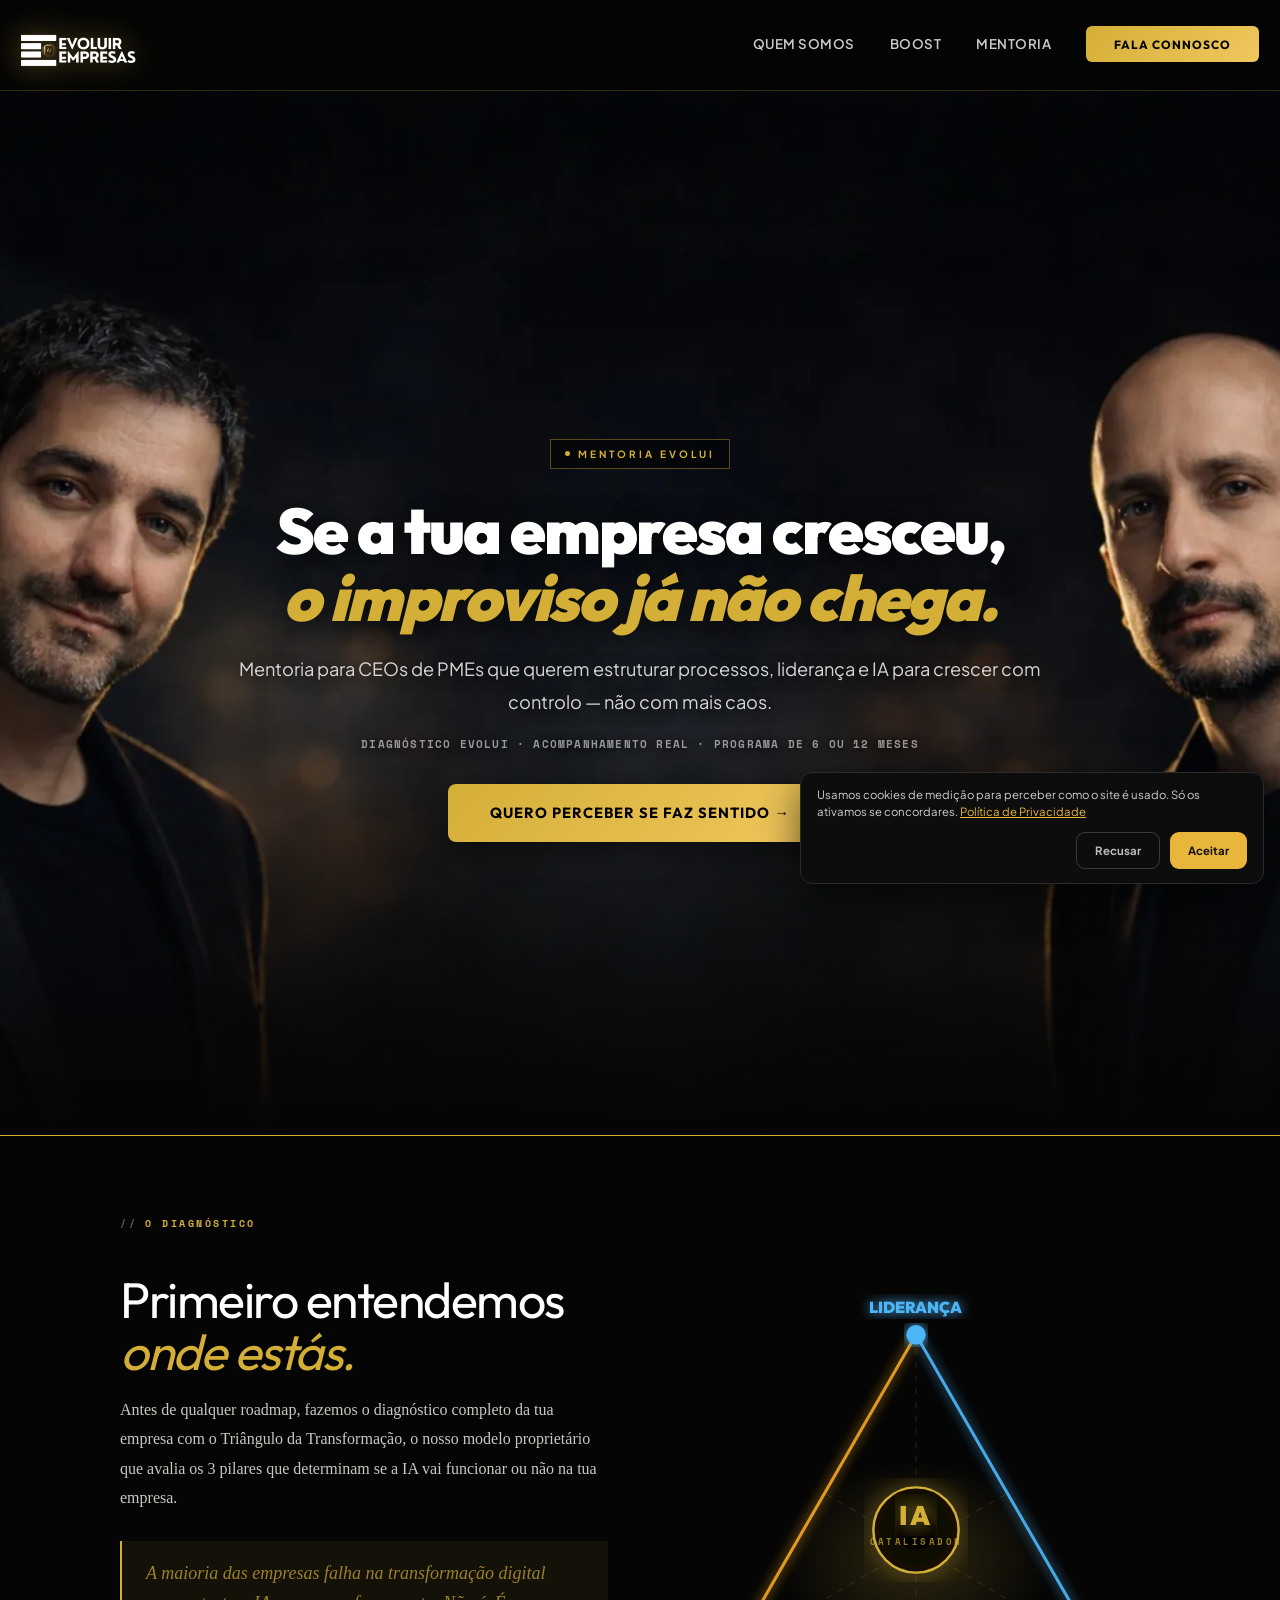
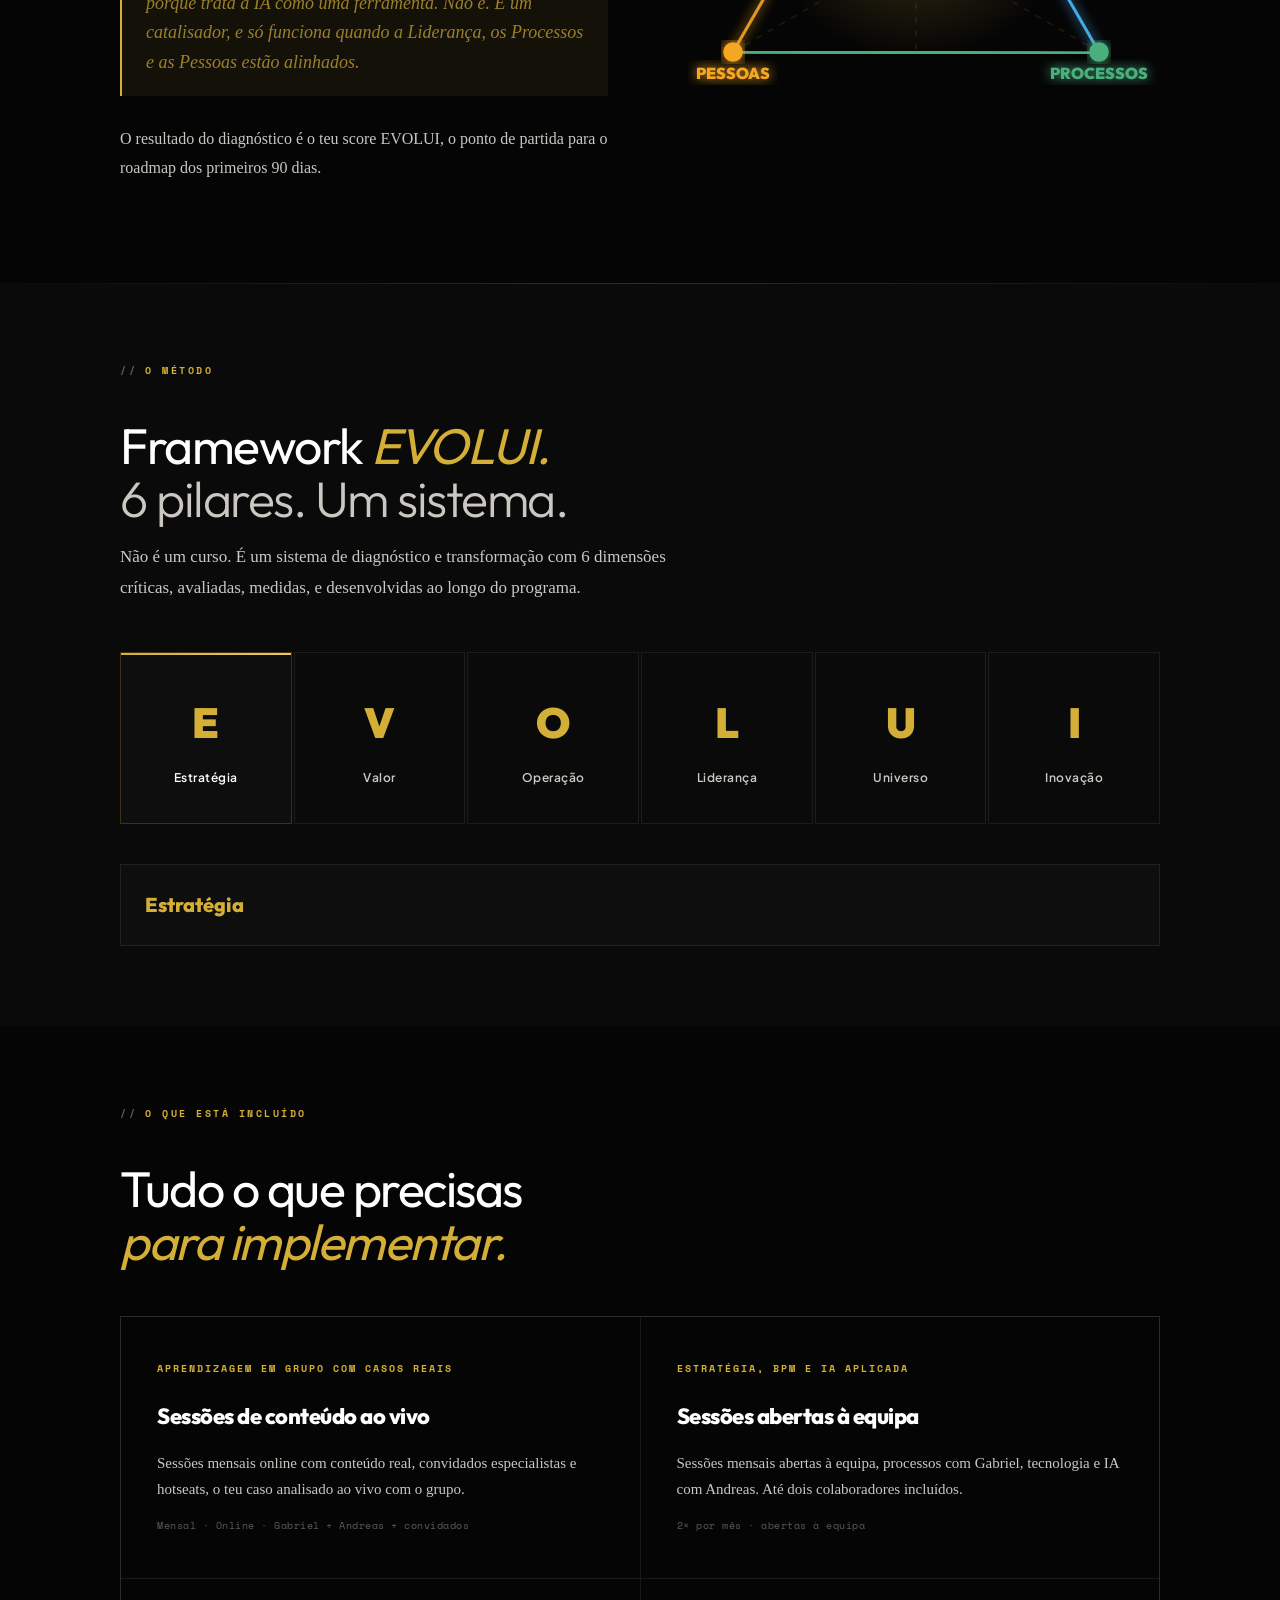
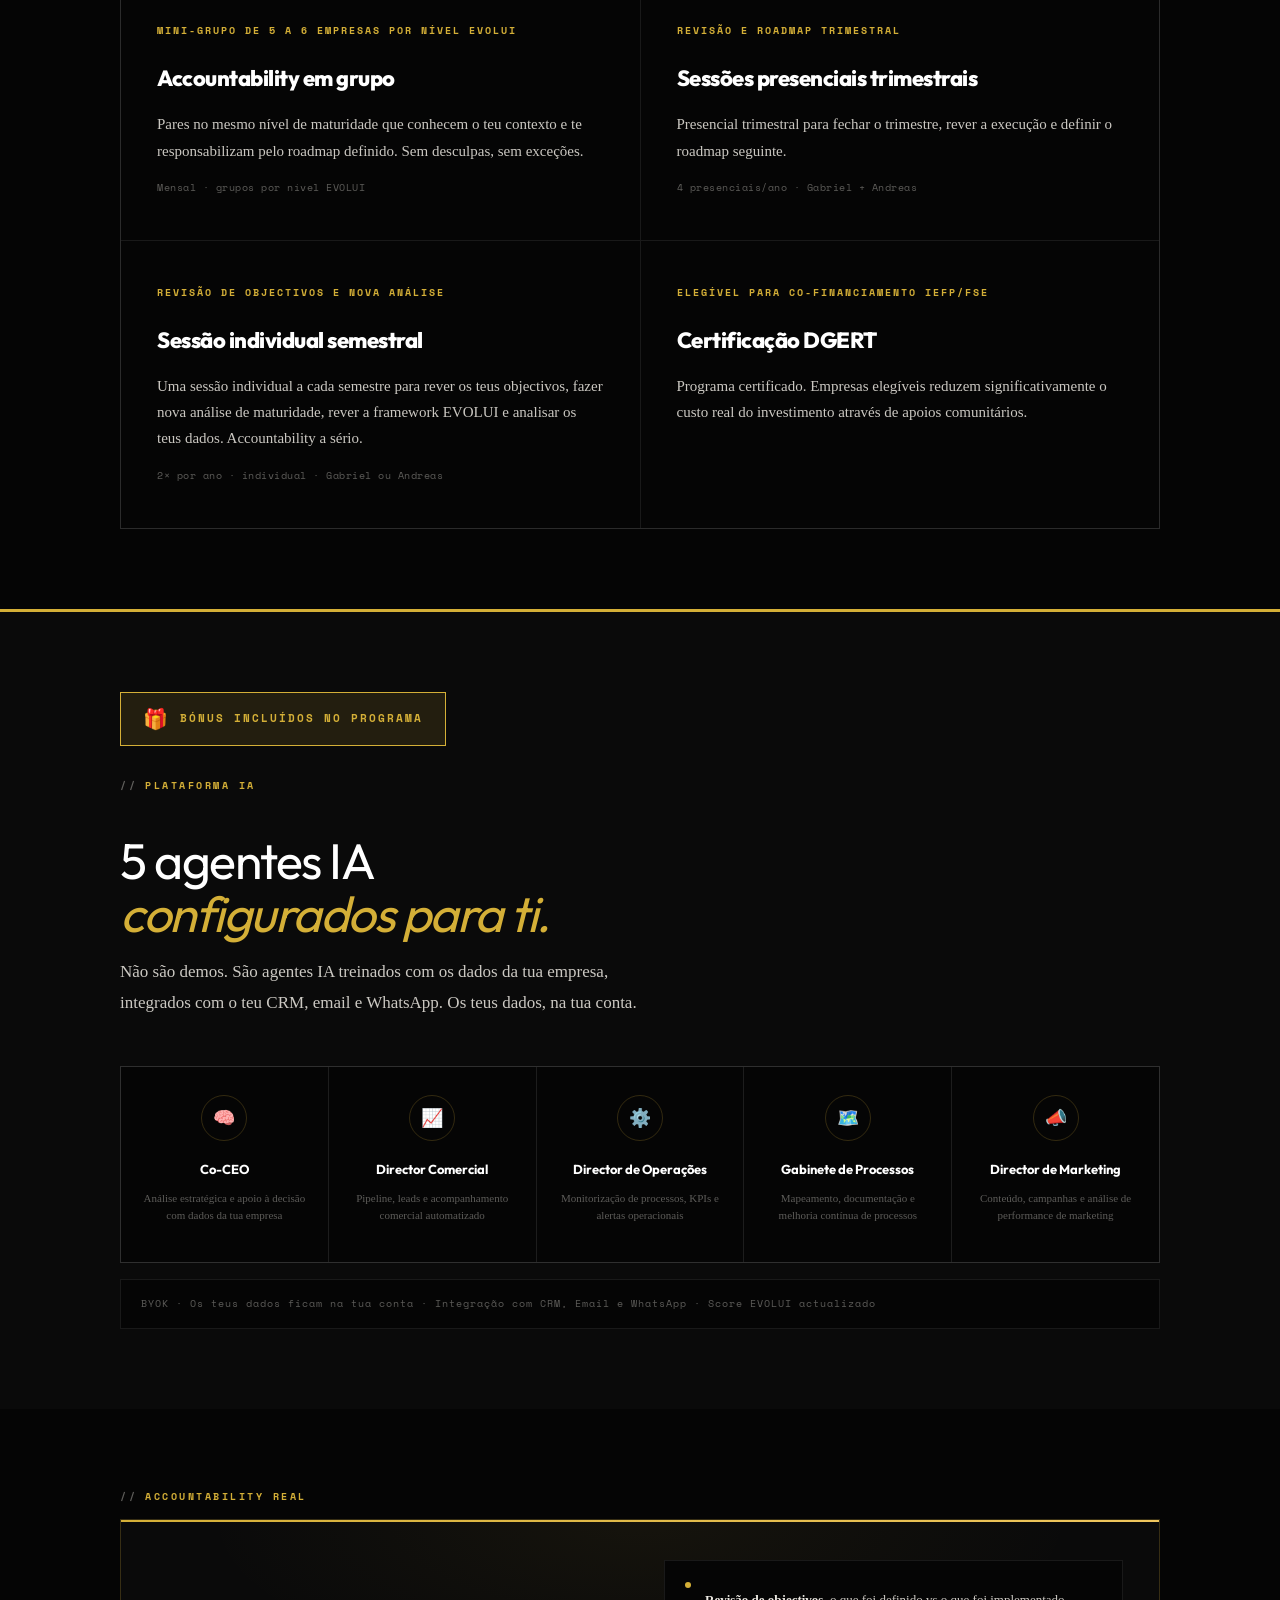
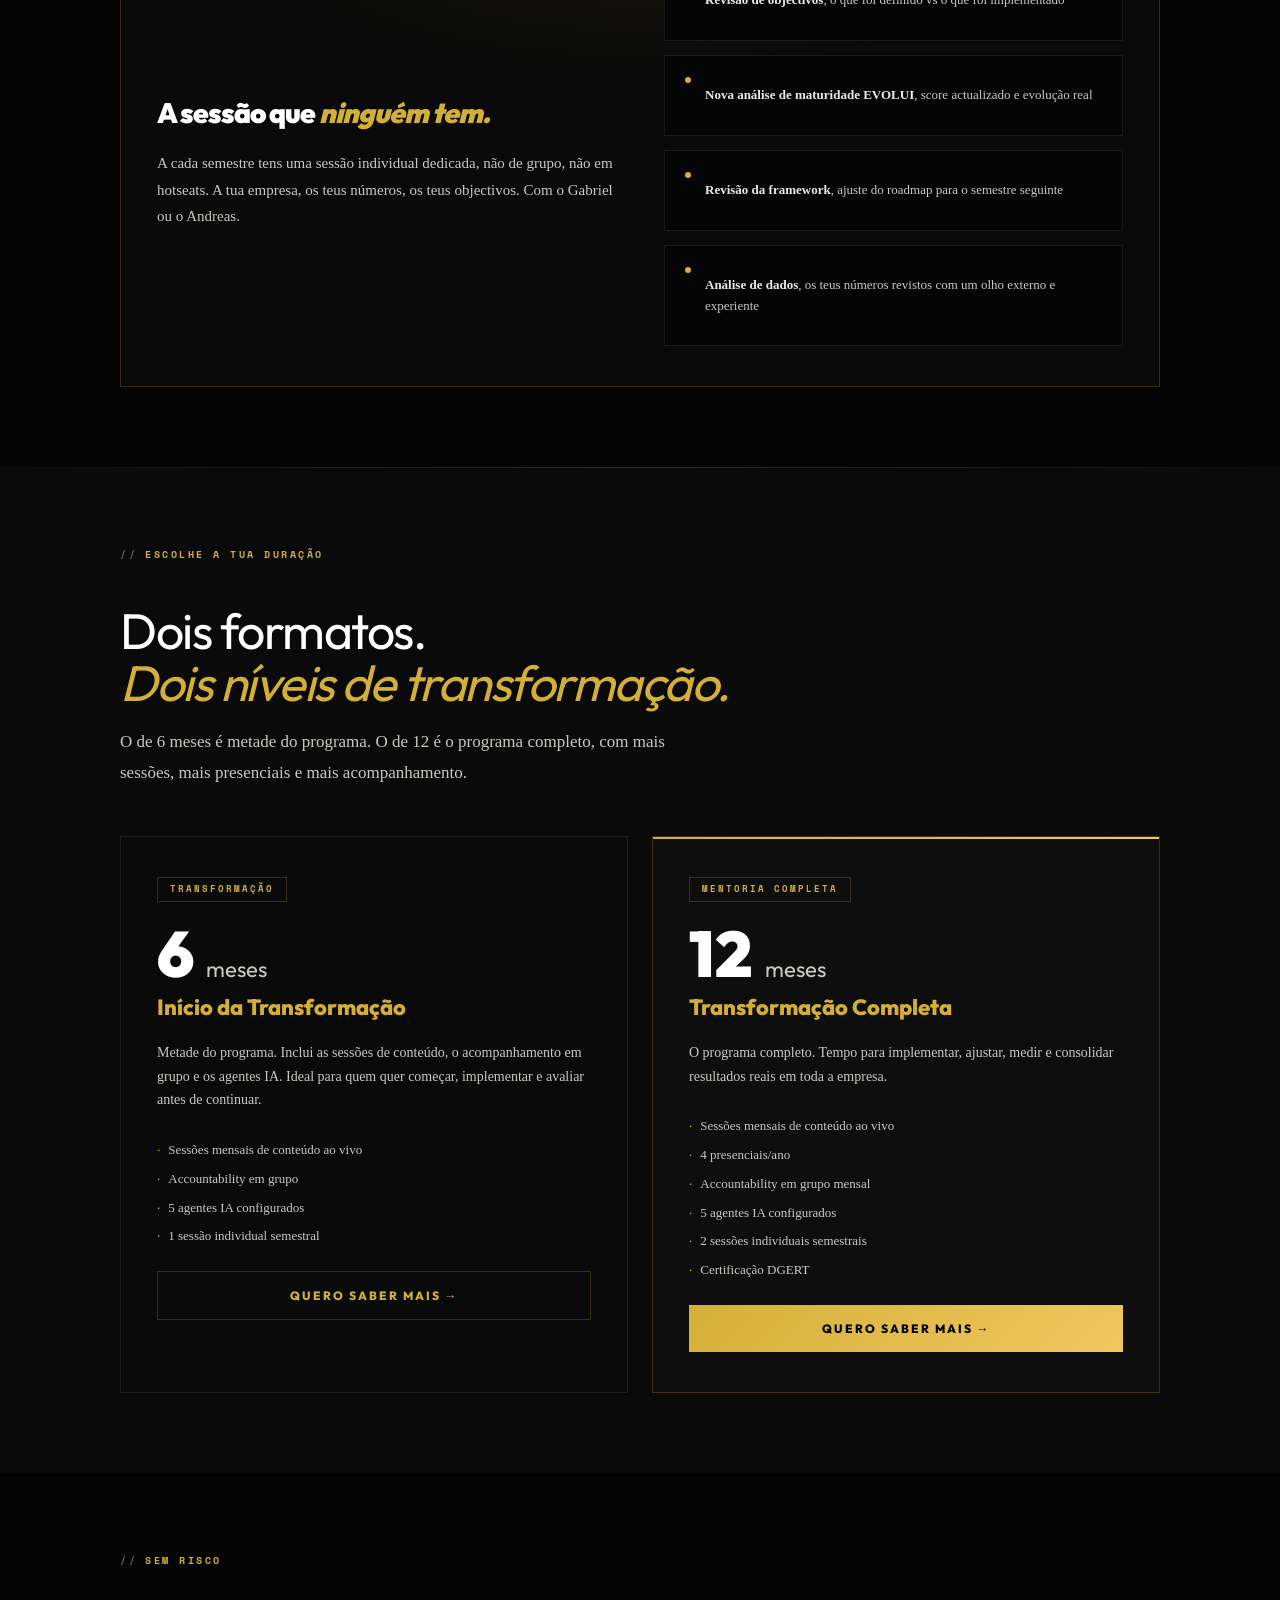
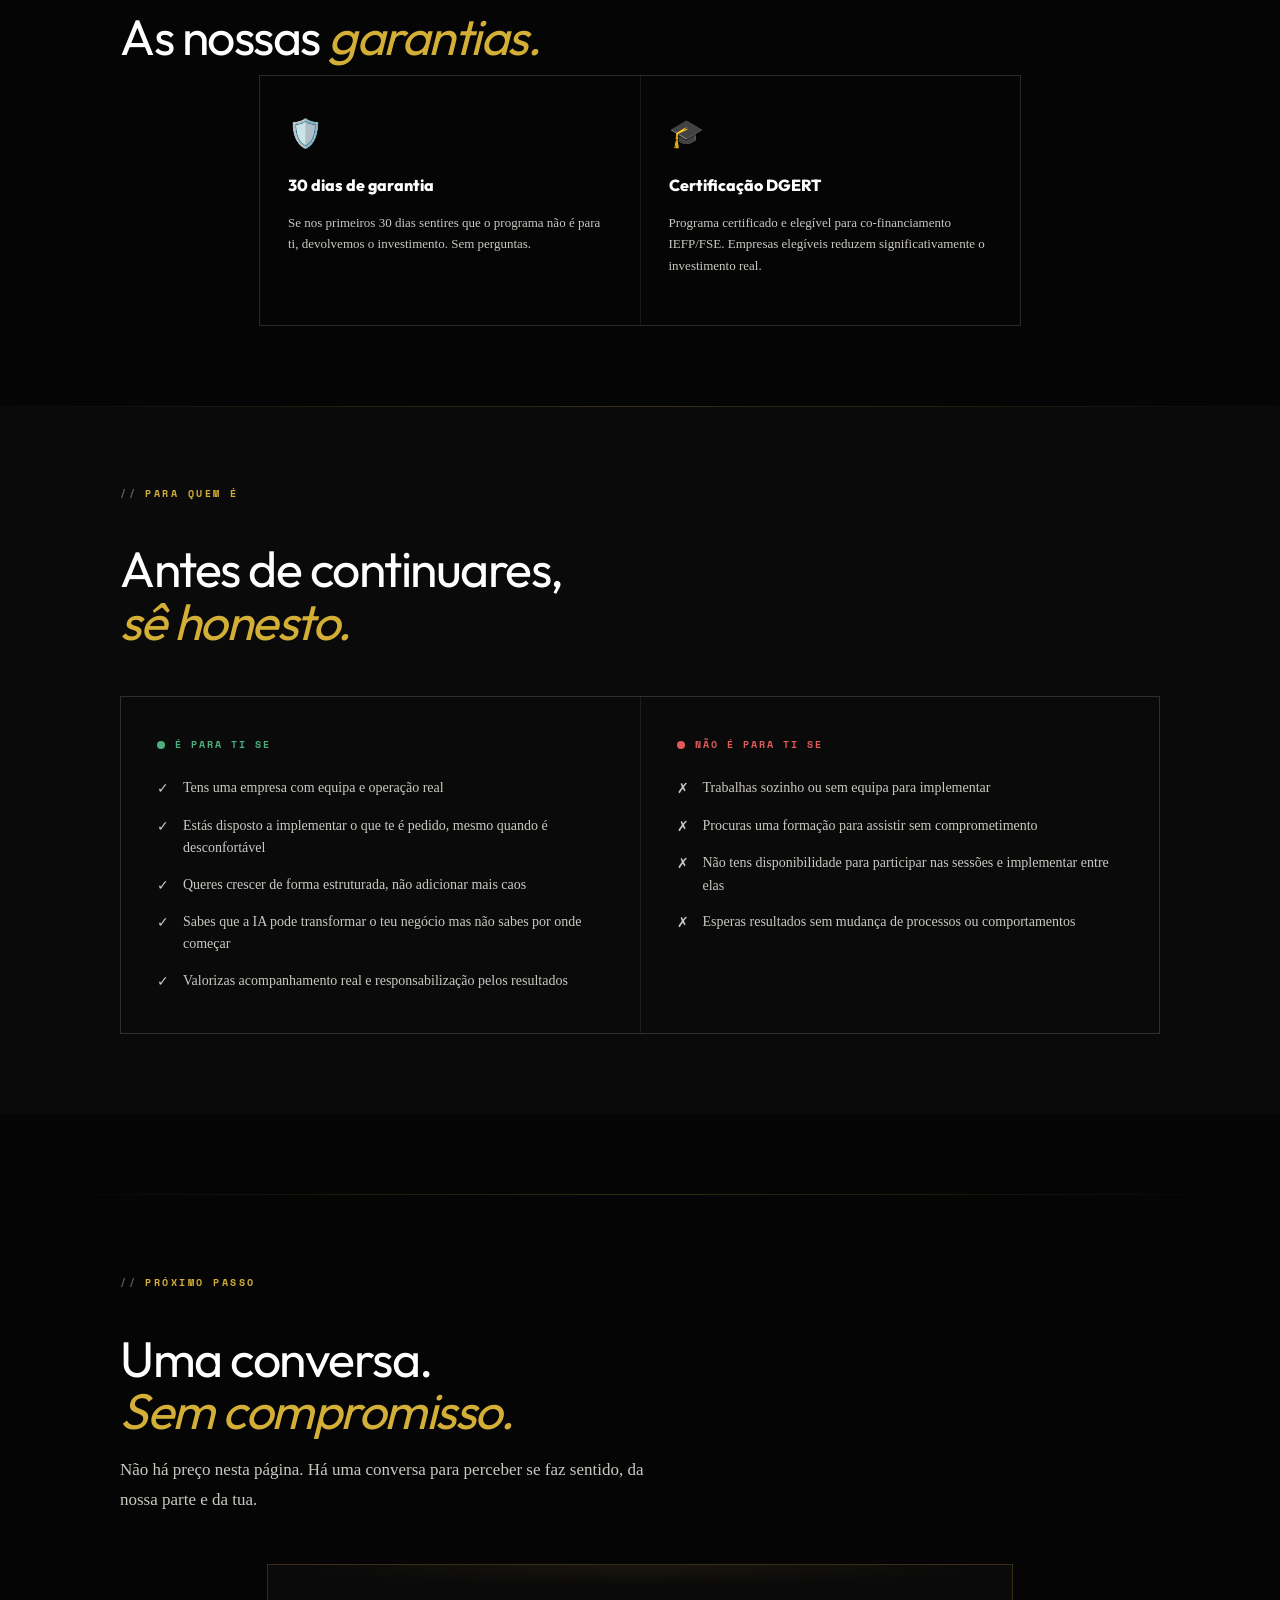
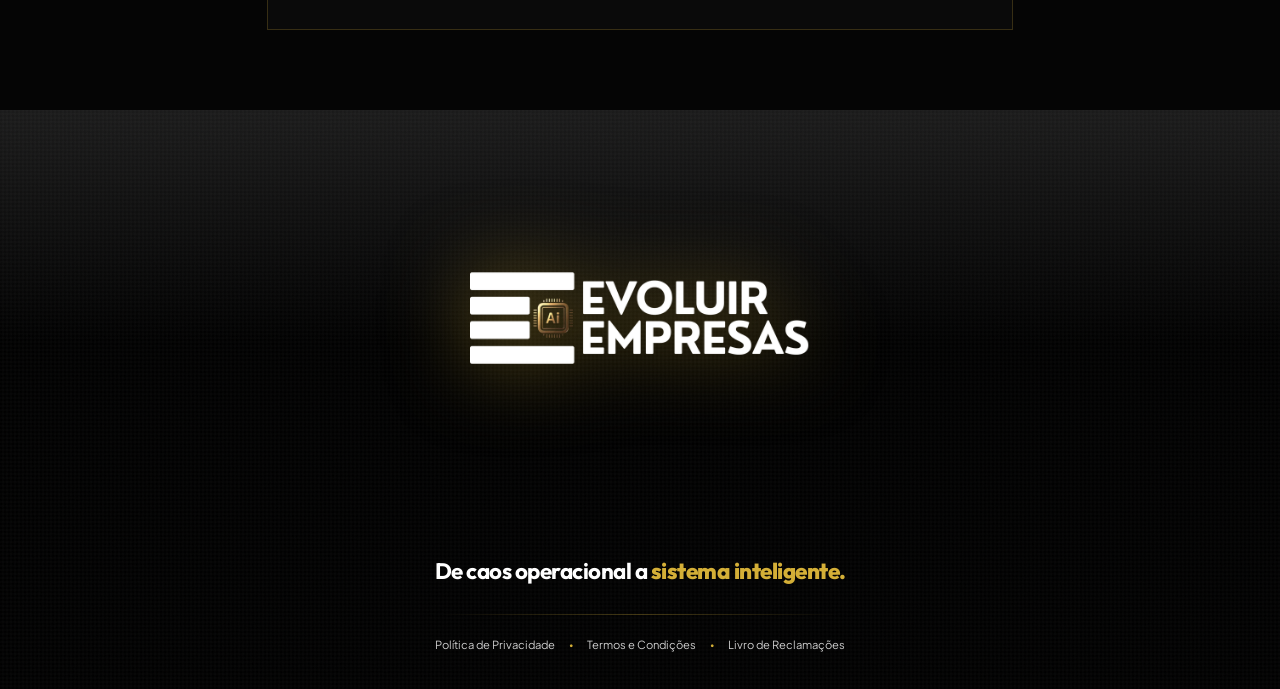
<file: mentoria-evolui/index.html>
<!DOCTYPE html>
<html lang="pt-PT">
<head>
<meta charset="utf-8">
<meta name="color-scheme" content="dark">
<meta name="theme-color" content="#050505">
<style>html{background:#050505}@view-transition{navigation:auto}@media(prefers-reduced-motion:reduce){::view-transition-old(root){animation:evfo .12s linear both}::view-transition-new(root){animation:evfi .12s linear both}}@keyframes evfo{to{opacity:0}}@keyframes evfi{from{opacity:0}}</style>
<meta name="viewport" content="width=device-width, initial-scale=1">
<title>Mentoria EVOLUI · Programa de Transformação Digital com IA · 6 e 12 Meses</title>
<meta name="description" content="Programa de mentoria para CEOs de PMEs com método EVOLUI, 5 agentes IA configurados, sessões ao vivo e accountability real. Certificado DGERT, elegível para co-financiamento.">
<meta name="robots" content="noindex,nofollow">
<link rel="canonical" href="https://suporte-erp24.github.io/mentoria-evolui/">
<meta property="og:type" content="website">
<meta property="og:locale" content="pt_PT">
<meta property="og:site_name" content="Evoluir Empresas AI">
<meta property="og:title" content="Mentoria EVOLUI · Programa de Transformação Digital com IA · 6 e 12 Meses">
<meta property="og:description" content="Programa de mentoria para CEOs de PMEs com método EVOLUI, 5 agentes IA configurados, sessões ao vivo e accountability real. Certificado DGERT, elegível para co-financiamento.">
<meta property="og:url" content="https://suporte-erp24.github.io/mentoria-evolui/">
<meta property="og:image" content="https://suporte-erp24.github.io/assets/img/1000111042_1x.webp">
<meta name="twitter:card" content="summary_large_image">
<meta name="twitter:title" content="Mentoria EVOLUI · Programa de Transformação Digital com IA · 6 e 12 Meses">
<meta name="twitter:description" content="Programa de mentoria para CEOs de PMEs com método EVOLUI, 5 agentes IA configurados, sessões ao vivo e accountability real. Certificado DGERT, elegível para co-financiamento.">
<meta name="twitter:image" content="https://suporte-erp24.github.io/assets/img/1000111042_1x.webp">
<link rel="icon" href="/favicon.ico" sizes="any">
<link rel="apple-touch-icon" href="/assets/img/apple-touch-icon.png">
<link rel="preload" as="font" type="font/woff2" crossorigin href="/assets/fonts/QGYvz_MVcBeNP4NJtEtq.woff2">
<link rel="preload" as="font" type="font/woff2" crossorigin href="/assets/fonts/LDIoaomQNQcsA88c7O9yZ4KMCoOg4Ko20yw.woff2">
<link rel="preload" as="image" fetchpriority="high" href="/assets/img/untitled_design_9_1x.webp" media="(max-width:768px)">
<link rel="preload" as="image" fetchpriority="high" href="/assets/img/untitled_design_7_1x.webp" media="(min-width:769px)">
<style>@font-face{font-family:'Outfit';font-style:normal;font-weight:300;font-display:swap;src:url(/assets/fonts/QGYvz_MVcBeNP4NJuktqQ4E.woff2) format('woff2');unicode-range:U+0100-02BA,U+02BD-02C5,U+02C7-02CC,U+02CE-02D7,U+02DD-02FF,U+0304,U+0308,U+0329,U+1D00-1DBF,U+1E00-1E9F,U+1EF2-1EFF,U+2020,U+20A0-20AB,U+20AD-20C4,U+2113,U+2C60-2C7F,U+A720-A7FF}@font-face{font-family:'Outfit';font-style:normal;font-weight:300;font-display:swap;src:url(/assets/fonts/QGYvz_MVcBeNP4NJtEtq.woff2) format('woff2');unicode-range:U+0000-00FF,U+0131,U+0152-0153,U+02BB-02BC,U+02C6,U+02DA,U+02DC,U+0304,U+0308,U+0329,U+2000-206F,U+20AC,U+2122,U+2191,U+2193,U+2212,U+2215,U+FEFF,U+FFFD}@font-face{font-family:'Outfit';font-style:normal;font-weight:400;font-display:swap;src:url(/assets/fonts/QGYvz_MVcBeNP4NJuktqQ4E.woff2) format('woff2');unicode-range:U+0100-02BA,U+02BD-02C5,U+02C7-02CC,U+02CE-02D7,U+02DD-02FF,U+0304,U+0308,U+0329,U+1D00-1DBF,U+1E00-1E9F,U+1EF2-1EFF,U+2020,U+20A0-20AB,U+20AD-20C4,U+2113,U+2C60-2C7F,U+A720-A7FF}@font-face{font-family:'Outfit';font-style:normal;font-weight:400;font-display:swap;src:url(/assets/fonts/QGYvz_MVcBeNP4NJtEtq.woff2) format('woff2');unicode-range:U+0000-00FF,U+0131,U+0152-0153,U+02BB-02BC,U+02C6,U+02DA,U+02DC,U+0304,U+0308,U+0329,U+2000-206F,U+20AC,U+2122,U+2191,U+2193,U+2212,U+2215,U+FEFF,U+FFFD}@font-face{font-family:'Outfit';font-style:normal;font-weight:700;font-display:swap;src:url(/assets/fonts/QGYvz_MVcBeNP4NJuktqQ4E.woff2) format('woff2');unicode-range:U+0100-02BA,U+02BD-02C5,U+02C7-02CC,U+02CE-02D7,U+02DD-02FF,U+0304,U+0308,U+0329,U+1D00-1DBF,U+1E00-1E9F,U+1EF2-1EFF,U+2020,U+20A0-20AB,U+20AD-20C4,U+2113,U+2C60-2C7F,U+A720-A7FF}@font-face{font-family:'Outfit';font-style:normal;font-weight:700;font-display:swap;src:url(/assets/fonts/QGYvz_MVcBeNP4NJtEtq.woff2) format('woff2');unicode-range:U+0000-00FF,U+0131,U+0152-0153,U+02BB-02BC,U+02C6,U+02DA,U+02DC,U+0304,U+0308,U+0329,U+2000-206F,U+20AC,U+2122,U+2191,U+2193,U+2212,U+2215,U+FEFF,U+FFFD}@font-face{font-family:'Outfit';font-style:normal;font-weight:800;font-display:swap;src:url(/assets/fonts/QGYvz_MVcBeNP4NJuktqQ4E.woff2) format('woff2');unicode-range:U+0100-02BA,U+02BD-02C5,U+02C7-02CC,U+02CE-02D7,U+02DD-02FF,U+0304,U+0308,U+0329,U+1D00-1DBF,U+1E00-1E9F,U+1EF2-1EFF,U+2020,U+20A0-20AB,U+20AD-20C4,U+2113,U+2C60-2C7F,U+A720-A7FF}@font-face{font-family:'Outfit';font-style:normal;font-weight:800;font-display:swap;src:url(/assets/fonts/QGYvz_MVcBeNP4NJtEtq.woff2) format('woff2');unicode-range:U+0000-00FF,U+0131,U+0152-0153,U+02BB-02BC,U+02C6,U+02DA,U+02DC,U+0304,U+0308,U+0329,U+2000-206F,U+20AC,U+2122,U+2191,U+2193,U+2212,U+2215,U+FEFF,U+FFFD}@font-face{font-family:'Outfit';font-style:normal;font-weight:900;font-display:swap;src:url(/assets/fonts/QGYvz_MVcBeNP4NJuktqQ4E.woff2) format('woff2');unicode-range:U+0100-02BA,U+02BD-02C5,U+02C7-02CC,U+02CE-02D7,U+02DD-02FF,U+0304,U+0308,U+0329,U+1D00-1DBF,U+1E00-1E9F,U+1EF2-1EFF,U+2020,U+20A0-20AB,U+20AD-20C4,U+2113,U+2C60-2C7F,U+A720-A7FF}@font-face{font-family:'Outfit';font-style:normal;font-weight:900;font-display:swap;src:url(/assets/fonts/QGYvz_MVcBeNP4NJtEtq.woff2) format('woff2');unicode-range:U+0000-00FF,U+0131,U+0152-0153,U+02BB-02BC,U+02C6,U+02DA,U+02DC,U+0304,U+0308,U+0329,U+2000-206F,U+20AC,U+2122,U+2191,U+2193,U+2212,U+2215,U+FEFF,U+FFFD}@font-face{font-family:'Plus Jakarta Sans';font-style:normal;font-weight:400;font-display:swap;src:url(/assets/fonts/LDIoaomQNQcsA88c7O9yZ4KMCoOg4Ko40yyygA.woff2) format('woff2');unicode-range:U+0100-02BA,U+02BD-02C5,U+02C7-02CC,U+02CE-02D7,U+02DD-02FF,U+0304,U+0308,U+0329,U+1D00-1DBF,U+1E00-1E9F,U+1EF2-1EFF,U+2020,U+20A0-20AB,U+20AD-20C4,U+2113,U+2C60-2C7F,U+A720-A7FF}@font-face{font-family:'Plus Jakarta Sans';font-style:normal;font-weight:400;font-display:swap;src:url(/assets/fonts/LDIoaomQNQcsA88c7O9yZ4KMCoOg4Ko20yw.woff2) format('woff2');unicode-range:U+0000-00FF,U+0131,U+0152-0153,U+02BB-02BC,U+02C6,U+02DA,U+02DC,U+0304,U+0308,U+0329,U+2000-206F,U+20AC,U+2122,U+2191,U+2193,U+2212,U+2215,U+FEFF,U+FFFD}@font-face{font-family:'Plus Jakarta Sans';font-style:normal;font-weight:500;font-display:swap;src:url(/assets/fonts/LDIoaomQNQcsA88c7O9yZ4KMCoOg4Ko40yyygA.woff2) format('woff2');unicode-range:U+0100-02BA,U+02BD-02C5,U+02C7-02CC,U+02CE-02D7,U+02DD-02FF,U+0304,U+0308,U+0329,U+1D00-1DBF,U+1E00-1E9F,U+1EF2-1EFF,U+2020,U+20A0-20AB,U+20AD-20C4,U+2113,U+2C60-2C7F,U+A720-A7FF}@font-face{font-family:'Plus Jakarta Sans';font-style:normal;font-weight:500;font-display:swap;src:url(/assets/fonts/LDIoaomQNQcsA88c7O9yZ4KMCoOg4Ko20yw.woff2) format('woff2');unicode-range:U+0000-00FF,U+0131,U+0152-0153,U+02BB-02BC,U+02C6,U+02DA,U+02DC,U+0304,U+0308,U+0329,U+2000-206F,U+20AC,U+2122,U+2191,U+2193,U+2212,U+2215,U+FEFF,U+FFFD}@font-face{font-family:'Plus Jakarta Sans';font-style:normal;font-weight:600;font-display:swap;src:url(/assets/fonts/LDIoaomQNQcsA88c7O9yZ4KMCoOg4Ko40yyygA.woff2) format('woff2');unicode-range:U+0100-02BA,U+02BD-02C5,U+02C7-02CC,U+02CE-02D7,U+02DD-02FF,U+0304,U+0308,U+0329,U+1D00-1DBF,U+1E00-1E9F,U+1EF2-1EFF,U+2020,U+20A0-20AB,U+20AD-20C4,U+2113,U+2C60-2C7F,U+A720-A7FF}@font-face{font-family:'Plus Jakarta Sans';font-style:normal;font-weight:600;font-display:swap;src:url(/assets/fonts/LDIoaomQNQcsA88c7O9yZ4KMCoOg4Ko20yw.woff2) format('woff2');unicode-range:U+0000-00FF,U+0131,U+0152-0153,U+02BB-02BC,U+02C6,U+02DA,U+02DC,U+0304,U+0308,U+0329,U+2000-206F,U+20AC,U+2122,U+2191,U+2193,U+2212,U+2215,U+FEFF,U+FFFD}@font-face{font-family:'Plus Jakarta Sans';font-style:normal;font-weight:700;font-display:swap;src:url(/assets/fonts/LDIoaomQNQcsA88c7O9yZ4KMCoOg4Ko40yyygA.woff2) format('woff2');unicode-range:U+0100-02BA,U+02BD-02C5,U+02C7-02CC,U+02CE-02D7,U+02DD-02FF,U+0304,U+0308,U+0329,U+1D00-1DBF,U+1E00-1E9F,U+1EF2-1EFF,U+2020,U+20A0-20AB,U+20AD-20C4,U+2113,U+2C60-2C7F,U+A720-A7FF}@font-face{font-family:'Plus Jakarta Sans';font-style:normal;font-weight:700;font-display:swap;src:url(/assets/fonts/LDIoaomQNQcsA88c7O9yZ4KMCoOg4Ko20yw.woff2) format('woff2');unicode-range:U+0000-00FF,U+0131,U+0152-0153,U+02BB-02BC,U+02C6,U+02DA,U+02DC,U+0304,U+0308,U+0329,U+2000-206F,U+20AC,U+2122,U+2191,U+2193,U+2212,U+2215,U+FEFF,U+FFFD}@font-face{font-family:'Space Mono';font-style:normal;font-weight:400;font-display:swap;src:url(/assets/fonts/i7dPIFZifjKcF5UAWdDRYE98RWq7.woff2) format('woff2');unicode-range:U+0100-02BA,U+02BD-02C5,U+02C7-02CC,U+02CE-02D7,U+02DD-02FF,U+0304,U+0308,U+0329,U+1D00-1DBF,U+1E00-1E9F,U+1EF2-1EFF,U+2020,U+20A0-20AB,U+20AD-20C4,U+2113,U+2C60-2C7F,U+A720-A7FF}@font-face{font-family:'Space Mono';font-style:normal;font-weight:400;font-display:swap;src:url(/assets/fonts/i7dPIFZifjKcF5UAWdDRYEF8RQ.woff2) format('woff2');unicode-range:U+0000-00FF,U+0131,U+0152-0153,U+02BB-02BC,U+02C6,U+02DA,U+02DC,U+0304,U+0308,U+0329,U+2000-206F,U+20AC,U+2122,U+2191,U+2193,U+2212,U+2215,U+FEFF,U+FFFD}@font-face{font-family:'Space Mono';font-style:normal;font-weight:700;font-display:swap;src:url(/assets/fonts/i7dMIFZifjKcF5UAWdDRaPpZUFuaHjyV.woff2) format('woff2');unicode-range:U+0100-02BA,U+02BD-02C5,U+02C7-02CC,U+02CE-02D7,U+02DD-02FF,U+0304,U+0308,U+0329,U+1D00-1DBF,U+1E00-1E9F,U+1EF2-1EFF,U+2020,U+20A0-20AB,U+20AD-20C4,U+2113,U+2C60-2C7F,U+A720-A7FF}@font-face{font-family:'Space Mono';font-style:normal;font-weight:700;font-display:swap;src:url(/assets/fonts/i7dMIFZifjKcF5UAWdDRaPpZUFWaHg.woff2) format('woff2');unicode-range:U+0000-00FF,U+0131,U+0152-0153,U+02BB-02BC,U+02C6,U+02DA,U+02DC,U+0304,U+0308,U+0329,U+2000-206F,U+20AC,U+2122,U+2191,U+2193,U+2212,U+2215,U+FEFF,U+FFFD}.ev-cookies{position:fixed;left:auto;right:16px;bottom:16px;z-index:99999;max-width:430px;background:#0d0d0d;border:1px solid #2a2a2a;border-radius:12px;padding:14px 16px;display:flex;gap:12px;align-items:center;flex-wrap:wrap;box-shadow:0 14px 40px rgba(0,0,0,.6);font-family:'Plus Jakarta Sans',system-ui,sans-serif}.ev-cookies p{margin:0;flex:1 1 100%;color:#cfcfcf;font-size:.8125rem;line-height:1.45}.ev-cookies a{color:#e8b63a;text-decoration:underline}.ev-cookies button{border:0;border-radius:9px;padding:10px 18px;font-weight:700;cursor:pointer;font-size:.8125rem;font-family:inherit}.ev-cookies .ev-sim{background:#e8b63a;color:#111}.ev-cookies .ev-nao{background:transparent;color:#bdbdbd;border:1px solid #3a3a3a}.ev-cookies div{display:flex;gap:10px;margin-left:auto}@media(max-width:640px){.ev-cookies{left:12px;right:12px;max-width:none}.ev-cookies button{flex:1}}:root{--primary:#2fc6f6 !important;--primary-darken-1:hsl(194.47,92%,55%);--primary-darken-2:hsl(194.47,92%,52%);--primary-darken-3:hsl(194.47,92%,47%);--primary-lighten-1:hsl(194.47,92%,67%);--primary-opacity-0:rgba(47,198,246,0);--primary-opacity-0_05:rgba(47,198,246,0.05);--primary-opacity-0_1:rgba(47,198,246,0.1);--primary-opacity-0_15:rgba(47,198,246,0.15);--primary-opacity-0_2:rgba(47,198,246,0.2);--primary-opacity-0_25:rgba(47,198,246,0.25);--primary-opacity-0_3:rgba(47,198,246,0.3);--primary-opacity-0_35:rgba(47,198,246,0.35);--primary-opacity-0_4:rgba(47,198,246,0.4);--primary-opacity-0_45:rgba(47,198,246,0.45);--primary-opacity-0_5:rgba(47,198,246,0.5);--primary-opacity-0_55:rgba(47,198,246,0.55);--primary-opacity-0_6:rgba(47,198,246,0.6);--primary-opacity-0_65:rgba(47,198,246,0.65);--primary-opacity-0_7:rgba(47,198,246,0.7);--primary-opacity-0_75:rgba(47,198,246,0.75);--primary-opacity-0_8:rgba(47,198,246,0.8);--primary-opacity-0_85:rgba(47,198,246,0.85);--primary-opacity-0_9:rgba(47,198,246,0.9);--primary-opacity-0_95:rgba(47,198,246,0.95);--theme-color-main:hsl(194.47,20%,20%);--theme-color-secondary:hsl(194.47,20%,80%);--theme-color-title:hsl(194.47,20%,20%);--theme-color-strict-inverse:#ffffff}html{font-size:14px}body{font-size:1rem}.g-font-size-default{font-size:1rem}main.landing-public-mode{line-height:1.6;font-weight:400}.landing-public-mode .h1,.landing-public-mode .h2,.landing-public-mode .h3,.landing-public-mode .h4,.landing-public-mode .h5,.landing-public-mode .h6,.landing-public-mode .h7,.landing-public-mode h1,.landing-public-mode h2,.landing-public-mode h3,.landing-public-mode h4,.landing-public-mode h5,.landing-public-mode h6{font-weight:400}:root{--gold:#D4AF37;--gold2:#F0C75E;--grad:linear-gradient(135deg,#D4AF37 0%,#F0C75E 100%);--bg:#050505;--bg2:#0a0a0a;--bg3:#0e0e0e;--bg4:#131313;--text:#EDEAE3;--mid:rgba(237,234,227,.85);--dim:rgba(237,234,227,.38);--bd:rgba(255,255,255,.08);--gold-bd:rgba(212,175,55,.22);--gold-bg:rgba(212,175,55,.07);--blue:#4CB5F5;--orange:#F5A623;--green:#4CAF7D}body{padding-top:90px!important;margin:0!important;background:var(--bg);color:var(--text);overflow-x:hidden}@media(max-width:968px){body{padding-top:70px!important}}main.landing-public-mode{padding-top:0!important}.eh{background:rgba(5,5,5,.95);backdrop-filter:blur(10px);height:90px;padding:0 1.5rem;position:fixed;top:0;left:0;right:0;z-index:99999;border-bottom:1px solid var(--gold-bd);display:flex;align-items:center}.eh-c{max-width:1400px;width:100%;margin:0 auto;display:flex;justify-content:space-between;align-items:center}.eh-logo img{height:115px;width:auto;position:relative;top:15px;filter:drop-shadow(0 0 15px rgba(212,175,55,.5));transition:all .3s ease}.eh-logo:hover img{transform:scale(1.05);filter:drop-shadow(0 0 25px rgba(212,175,55,.8))}.eh-nav{display:flex;align-items:center;gap:2.5rem;list-style:none;margin:0;padding:0}.eh-nav li a.eh-link{color:#fff;text-decoration:none;font-family:'Plus Jakarta Sans',sans-serif;font-size:.95rem;font-weight:600;text-transform:uppercase;letter-spacing:.5px;opacity:.8;transition:all .3s ease;border-bottom:2px solid transparent;padding-bottom:2px}.eh-nav li a.eh-link:hover{color:var(--gold);opacity:1;border-bottom-color:var(--gold)}ul.eh-nav li a.eh-cta{padding:.75rem 2rem!important;background:var(--grad)!important;color:#000!important;border-radius:6px!important;font-family:'Outfit',sans-serif!important;font-size:.85rem!important;font-weight:700!important;text-transform:uppercase!important;letter-spacing:1px!important;opacity:1!important;text-decoration:none!important;border:none!important;transition:all .3s!important}ul.eh-nav li a.eh-cta:hover{transform:translateY(-3px)!important;box-shadow:0 0 25px rgba(212,175,55,.6)!important}.eh-burger{display:none;cursor:pointer;background:transparent;border:none;z-index:1002;padding:10px}.eh-burger .bar{display:block;width:25px;height:3px;margin:5px auto;background:var(--gold);border-radius:2px;transition:all .3s ease-in-out}.eh-burger.active .bar:nth-child(2){opacity:0}.eh-burger.active .bar:nth-child(1){transform:translateY(8px) rotate(45deg)}.eh-burger.active .bar:nth-child(3){transform:translateY(-8px) rotate(-45deg)}@media(max-width:968px){.eh{height:70px;padding:0 1rem}.eh-logo img{height:90px;top:10px}.eh-burger{display:block}.eh-nav{position:fixed;left:-100%;top:70px;flex-direction:column;gap:1.5rem;background:rgba(5,5,5,.98);backdrop-filter:blur(15px);width:100%;text-align:center;padding:3rem 2rem;border-bottom:1px solid var(--gold);height:calc(100vh - 70px);overflow-y:auto;transition:.4s cubic-bezier(.4,0,.2,1)}.eh-nav.active{left:0}.eh-nav li a.eh-link{font-size:1.3rem;display:block;padding:15px 0;border-bottom:1px solid rgba(255,255,255,.08)}ul.eh-nav li a.eh-cta{display:inline-block!important;width:100%!important;margin-top:2rem!important;padding:1rem!important}}.m-hero{background:var(--bg);color:#fff;padding:12rem 1.5rem 8rem;position:relative;overflow:hidden;border-bottom:1px solid var(--gold);min-height:85vh;display:flex;align-items:center;justify-content:center;font-family:'Plus Jakarta Sans',sans-serif;background-image:url('/assets/img/untitled_design_7_1x.webp');background-repeat:no-repeat;background-size:cover;background-position:center 15%}.m-hero::after{content:'';position:absolute;inset:0;background:linear-gradient(to bottom,rgba(0,0,0,.3) 0%,rgba(0,0,0,0) 30%,rgba(0,0,0,0) 60%,rgba(5,5,5,1) 100%);z-index:1;pointer-events:none}.m-hero-mobile{display:none}.m-hero-c{max-width:900px;margin:0 auto;text-align:center;position:relative;z-index:10}.m-chip{display:inline-flex;align-items:center;gap:8px;min-height:28px;padding:0 14px;border:1px solid rgba(212,175,55,.4);background:rgba(0,0,0,.45);backdrop-filter:blur(10px);font-family:'Plus Jakarta Sans',sans-serif;font-size:10px;font-weight:700;letter-spacing:3px;color:var(--gold);text-transform:uppercase;margin-bottom:28px}.m-chip-dot{width:5px;height:5px;border-radius:50%;background:var(--gold)}.m-h1{font-family:'Outfit',sans-serif!important;font-size:clamp(36px,5vw,72px)!important;font-weight:900!important;line-height:1.06!important;letter-spacing:-2px;margin:0 0 1.5rem 0;color:#fff;text-shadow:0 4px 30px rgba(0,0,0,.8)}.m-h1 .hl{color:var(--gold);font-style:italic}.m-promise{font-size:1.3rem;line-height:1.8;color:rgba(255,255,255,.82);margin:0 auto 1.2rem;max-width:820px;text-shadow:0 2px 15px rgba(0,0,0,1)}.m-proof{font-family:'Space Mono',monospace;font-size:11px;font-weight:700;letter-spacing:1.2px;text-transform:uppercase;color:rgba(255,255,255,.55);margin:0 0 2.2rem;text-shadow:0 2px 10px rgba(0,0,0,1)}.m-cta-wrap{display:flex;justify-content:center}a.m-cta{padding:1.25rem 3rem;font-family:'Outfit',sans-serif;font-size:1.05rem;font-weight:700;text-transform:uppercase;border-radius:8px;text-decoration:none!important;display:inline-block;background:var(--grad);color:#000!important;box-shadow:0 10px 30px rgba(0,0,0,.5);transition:transform .3s ease;letter-spacing:1px}a.m-cta:hover{transform:translateY(-3px)}@media(max-width:968px){.m-hero{display:block;padding:0 0 4rem 0;min-height:auto;background-image:none!important}.m-hero::after{display:none}.m-hero-mobile{display:block;width:100%;height:60vh;background-image:url('/assets/img/untitled_design_9_1x.webp');background-size:cover;background-position:center top;position:relative;z-index:0;-webkit-mask-image:linear-gradient(to bottom,black 85%,transparent 100%);mask-image:linear-gradient(to bottom,black 85%,transparent 100%)}.m-hero-c{padding:0 1.5rem;margin-top:-2rem}.m-h1{font-size:2.4rem!important;line-height:1.1!important;letter-spacing:-1px!important}.m-promise{font-size:1.08rem;max-width:100%;margin-bottom:1rem}.m-proof{font-size:9px;line-height:1.6;margin-bottom:1.5rem}.m-chip{margin-bottom:20px}a.m-cta{width:100%;text-align:center;padding:1rem 1.25rem;font-size:.95rem}}.s{position:relative;padding:80px 40px}.s-dark{background:var(--bg2)}.s-dark::before{content:'';position:absolute;top:0;left:0;right:0;height:1px;background:linear-gradient(90deg,transparent,var(--gold-bd),transparent)}.w{max-width:1040px;margin:0 auto}.lbl{font-family:'Space Mono',monospace;font-size:10px;font-weight:700;letter-spacing:2.5px;text-transform:uppercase;color:var(--gold);margin-bottom:14px;display:flex;align-items:center;gap:8px}.lbl::before{content:'//';color:var(--dim)}.sh{font-family:'Outfit',sans-serif;font-size:clamp(28px,4vw,50px);font-weight:900;line-height:1.05;letter-spacing:-1.5px;color:#fff;margin-bottom:12px}.sh em{color:var(--gold);font-style:italic}.sh .d{font-weight:300;color:var(--mid)}.s-sub{font-size:17px;color:var(--mid);max-width:560px;line-height:1.8;margin-bottom:48px}.rv{opacity:0;transform:translateY(24px);transition:opacity .65s ease,transform .65s ease}.rv.on{opacity:1;transform:none}.d1{transition-delay:.07s}.d2{transition-delay:.14s}.d3{transition-delay:.21s}.d4{transition-delay:.28s}.diag-layout{display:grid;grid-template-columns:1fr 1fr;gap:64px;align-items:center}.diag-text p{font-size:16px;color:var(--mid);line-height:1.85;margin-bottom:20px}.diag-text p strong{color:var(--text)}.diag-quote{font-size:18px;font-style:italic;color:rgba(212,175,55,.7);border-left:2px solid var(--gold);padding:18px 24px;background:var(--gold-bg);margin:28px 0;line-height:1.65}.ev-letters{display:flex;gap:2px;margin-bottom:40px}.ev-letter{flex:1;padding:36px 16px;text-align:center;background:var(--bg2);border:1px solid var(--bd);cursor:pointer;transition:all .3s;position:relative;overflow:hidden}.ev-letter::before{content:'';position:absolute;top:0;left:0;right:0;height:2px;background:var(--grad);transform:scaleX(0);transition:transform .3s}.ev-letter.active,.ev-letter:hover{background:var(--bg3);border-color:var(--gold-bd)}.ev-letter.active::before,.ev-letter:hover::before{transform:scaleX(1)}.ev-letter-char{font-family:'Outfit',sans-serif;font-size:42px;font-weight:900;color:var(--gold);display:block;margin-bottom:12px}.ev-letter-name{font-family:'Plus Jakarta Sans',sans-serif;font-size:12px;font-weight:600;letter-spacing:.5px;color:var(--mid);display:block}.ev-letter.active .ev-letter-name,.ev-letter:hover .ev-letter-name{color:#fff}.ev-detail{display:none;margin-top:24px;padding:24px;background:var(--bg3);border:1px solid var(--bd)}.ev-detail.active{display:block}.ev-detail h3{font-family:'Outfit',sans-serif;font-size:20px;font-weight:800;color:var(--gold);margin:0}.prog-grid{display:grid;grid-template-columns:1fr 1fr;gap:1px;background:var(--bd);border:1px solid var(--bd)}.prog-item{background:var(--bg);padding:44px 36px;position:relative;overflow:hidden;transition:background .2s}.prog-item:hover{background:var(--bg2)}.prog-item::before{content:'';position:absolute;top:0;left:0;right:0;height:2px;background:var(--grad);transform:scaleX(0);transform-origin:left;transition:transform .4s}.prog-item:hover::before{transform:scaleX(1)}.prog-tag{font-family:'Space Mono',monospace;font-size:10px;font-weight:700;letter-spacing:2px;text-transform:uppercase;color:var(--gold);margin-bottom:14px;display:block}.prog-item h3{font-family:'Outfit',sans-serif;font-size:22px;font-weight:800;color:#fff;margin-bottom:12px;letter-spacing:-.5px}.prog-item p{font-size:15px;color:var(--mid);line-height:1.75}.prog-meta{font-family:'Space Mono',monospace;font-size:10px;color:var(--dim);margin-top:16px;letter-spacing:.5px;display:block}.agents-grid{display:grid;grid-template-columns:repeat(5,1fr);gap:1px;background:var(--bd);border:1px solid var(--bd)}.agent{background:var(--bg);padding:28px 20px;text-align:center;transition:background .25s;position:relative;overflow:hidden}.agent::after{content:'';position:absolute;bottom:0;left:0;right:0;height:2px;background:var(--grad);transform:scaleX(0);transform-origin:left;transition:transform .4s}.agent:hover{background:var(--bg2)}.agent:hover::after{transform:scaleX(1)}.agent-icon{width:44px;height:44px;border:1px solid var(--gold-bd);border-radius:50%;display:flex;align-items:center;justify-content:center;margin:0 auto 16px;font-size:18px;transition:all .25s}.agent:hover .agent-icon{border-color:var(--gold);background:var(--gold-bg)}.agent h4{font-family:'Outfit',sans-serif;font-size:13px;font-weight:700;color:#fff;margin-bottom:6px}.agent p{font-size:11px;color:var(--dim);line-height:1.5}.ind-block{background:var(--bg2);border:1px solid var(--gold-bd);padding:40px 36px;position:relative;overflow:hidden}.ind-block::before{content:'';position:absolute;top:0;left:0;right:0;height:2px;background:var(--grad)}.ind-block::after{content:'';position:absolute;inset:0;background:radial-gradient(ellipse 60% 50% at 50% 0%,rgba(212,175,55,.06) 0%,transparent 70%);pointer-events:none}.ind-grid{display:grid;grid-template-columns:1fr 1fr;gap:48px;align-items:center;position:relative;z-index:1}.ind-text h3{font-family:'Outfit',sans-serif;font-size:28px;font-weight:900;color:#fff;letter-spacing:-1px;margin-bottom:12px}.ind-text h3 em{color:var(--gold);font-style:italic}.ind-text p{font-size:15px;color:var(--mid);line-height:1.75}.ind-list{display:flex;flex-direction:column;gap:14px}.ind-item{display:flex;align-items:flex-start;gap:14px;padding:16px 20px;background:var(--bg);border:1px solid var(--bd);transition:border-color .2s}.ind-item:hover{border-color:var(--gold-bd)}.ind-item-dot{width:6px;height:6px;border-radius:50%;background:var(--gold);flex-shrink:0;margin-top:5px}.ind-item p{font-size:13px;color:var(--mid);line-height:1.6}.ind-item p strong{color:var(--text)}.dur-grid{display:grid;grid-template-columns:1fr 1fr;gap:24px}.dur-card{background:var(--bg2);border:1px solid var(--bd);padding:40px 36px;position:relative;overflow:hidden;transition:all .3s}.dur-card.featured{border-color:var(--gold-bd);background:var(--bg3)}.dur-card.featured::before{content:'';position:absolute;top:0;left:0;right:0;height:2px;background:var(--grad)}.dur-badge{font-family:'Space Mono',monospace;font-size:9px;font-weight:700;letter-spacing:2px;text-transform:uppercase;color:var(--gold);border:1px solid var(--gold-bd);padding:4px 12px;display:inline-block;margin-bottom:20px}.dur-months{font-family:'Outfit',sans-serif;font-size:64px;font-weight:900;color:#fff;line-height:1;display:block;margin-bottom:4px}.dur-months span{font-size:22px;color:var(--mid);font-weight:400}.dur-name{font-family:'Outfit',sans-serif;font-size:22px;font-weight:800;color:var(--gold);display:block;margin-bottom:16px}.dur-desc{font-size:14px;color:var(--mid);line-height:1.7;margin-bottom:28px}.dur-list{list-style:none;margin:0 0 24px;padding:0;display:flex;flex-direction:column;gap:8px}.dur-list li{font-size:13px;color:var(--mid);display:flex;align-items:center;gap:8px}.dur-list li::before{content:'·';color:var(--gold)}.dur-cta{display:block;padding:14px 24px;background:var(--grad);color:#000!important;font-family:'Outfit',sans-serif;font-size:12px;font-weight:800;letter-spacing:2px;text-transform:uppercase;text-align:center;text-decoration:none;transition:all .25s}.dur-cta:hover{transform:translateY(-2px);box-shadow:0 8px 28px rgba(212,175,55,.35)}.dur-card:not(.featured) .dur-cta{background:transparent;color:var(--gold)!important;border:1px solid var(--gold-bd)}.gar-grid{display:grid;grid-template-columns:repeat(2,1fr);gap:1px;background:var(--bd);border:1px solid var(--bd);max-width:760px;margin:0 auto}.gar-item{background:var(--bg);padding:36px 28px;transition:background .2s}.gar-item:hover{background:var(--bg2)}.gar-icon{font-size:28px;margin-bottom:16px;display:block}.gar-item h3{font-family:'Outfit',sans-serif;font-size:16px;font-weight:800;color:#fff;margin-bottom:8px}.gar-item p{font-size:13px;color:var(--mid);line-height:1.65}.pq-grid{display:grid;grid-template-columns:1fr 1fr;gap:1px;background:var(--bd);border:1px solid var(--bd)}.pq-col{background:var(--bg2);padding:40px 36px}.pq-col-label{font-family:'Space Mono',monospace;font-size:10px;font-weight:700;letter-spacing:2px;text-transform:uppercase;margin-bottom:24px;display:flex;align-items:center;gap:10px}.pq-col.yes .pq-col-label{color:var(--green)}.pq-col.no .pq-col-label{color:#E05A5A}.pq-col-dot{width:8px;height:8px;border-radius:50%}.pq-col.yes .pq-col-dot{background:var(--green)}.pq-col.no .pq-col-dot{background:#E05A5A}.pq-list{display:flex;flex-direction:column;gap:14px}.pq-item{display:flex;align-items:flex-start;gap:14px;font-size:14px;color:var(--mid);line-height:1.6}.pq-icon{font-size:14px;flex-shrink:0;margin-top:1px}.form-s{padding:80px 40px;background:var(--bg)}.form-s::before{content:'';display:block;height:1px;background:linear-gradient(90deg,transparent,var(--gold-bd),transparent);margin-bottom:80px}.form-bitrix-wrap{max-width:680px;margin:0 auto;background:var(--bg2);border:1px solid var(--gold-bd);padding:32px;position:relative;overflow:hidden}.form-bitrix-wrap::before{content:'';position:absolute;inset:0;background:radial-gradient(ellipse 70% 50% at 50% 0%,rgba(212,175,55,.07) 0%,transparent 65%);pointer-events:none}.form-bitrix-wrap>*{position:relative;z-index:1}.e-footer{background:linear-gradient(180deg,#1a1a1a 0%,#000000 40%);position:relative;padding:4rem 1.5rem 2.5rem;overflow:hidden}.e-footer-noise{position:absolute;inset:0;background-image:repeating-linear-gradient(0deg,transparent,transparent 2px,rgba(255,255,255,.03) 2px,rgba(255,255,255,.03) 4px),repeating-linear-gradient(90deg,transparent,transparent 2px,rgba(255,255,255,.03) 2px,rgba(255,255,255,.03) 4px);opacity:.4;z-index:0;pointer-events:none}.e-footer-noise::after{content:'';position:absolute;inset:0;background:url("data:image/svg+xml,%3Csvg viewBox='0 0 400 400' xmlns='http://www.w3.org/2000/svg'%3E%3Cfilter id='nf'%3E%3CfeTurbulence type='fractalNoise' baseFrequency='0.9' numOctaves='4' stitchTiles='stitch'/%3E%3C/filter%3E%3Crect width='100%25' height='100%25' filter='url(%23nf)' opacity='0.08'/%3E%3C/svg%3E");opacity:.6;pointer-events:none}.e-footer-c{max-width:1200px;margin:0 auto;position:relative;z-index:2;text-align:center}.e-footer-logo-w{position:relative;display:inline-block;margin-bottom:1.5rem}.e-footer-logo{height:340px;width:auto;position:relative;z-index:1;filter:drop-shadow(0 0 40px rgba(212,175,55,.5));animation:eLogoPulse 2.5s ease-in-out infinite;transition:transform .4s cubic-bezier(.34,1.56,.64,1)}@keyframes eLogoPulse{0%,100%{filter:drop-shadow(0 0 40px rgba(212,175,55,.5));transform:scale(1)}50%{filter:drop-shadow(0 0 60px rgba(212,175,55,.8));transform:scale(1.03)}}.e-footer-logo:hover{animation:eLogoPulseFast 1.2s ease-in-out infinite}@keyframes eLogoPulseFast{0%,100%{filter:drop-shadow(0 0 50px rgba(212,175,55,.7));transform:scale(1.02)}50%{filter:drop-shadow(0 0 70px rgba(212,175,55,1));transform:scale(1.06)}}.e-footer-statement{font-family:'Outfit',sans-serif;font-weight:700;font-size:1.6rem;color:#FFF;margin-bottom:2rem;letter-spacing:-.5px;line-height:1.3}.e-footer-statement-hl{color:var(--gold);font-weight:800}.e-footer-divider{height:1px;background:linear-gradient(90deg,transparent,rgba(212,175,55,.3),transparent);width:100%;max-width:400px;margin:0 auto 1.5rem}.e-footer-legal{font-family:'Plus Jakarta Sans',sans-serif;font-size:.8rem;color:#CCC;display:flex;justify-content:center;align-items:center;gap:1rem;flex-wrap:wrap;position:relative;z-index:10}.e-footer-legal a{color:#CCC;text-decoration:none;transition:color .3s ease;position:relative;z-index:10}.e-footer-legal a:hover{color:var(--gold)}.e-footer-bullet{color:var(--gold);font-size:.6rem}@media(max-width:768px){.s{padding:64px 20px}.pq-grid{grid-template-columns:1fr}.diag-layout{grid-template-columns:1fr}.prog-grid{grid-template-columns:1fr}.agents-grid{grid-template-columns:repeat(2,1fr)}.dur-grid{grid-template-columns:1fr}.gar-grid{grid-template-columns:1fr;max-width:none}.ind-grid{grid-template-columns:1fr}.ev-letters{flex-wrap:wrap}.ev-letter{min-width:calc(33% - 2px)}.form-bitrix-wrap{padding:20px}.e-footer{padding:3.5rem 1.5rem 3rem}.e-footer-logo{height:200px}.e-footer-statement{font-size:1.25rem;margin-bottom:2.5rem}.e-footer-divider{margin-bottom:2rem}.e-footer-legal{font-size:1rem;gap:.5rem;line-height:2;background:rgba(0,0,0,.5);padding:1.5rem 1rem;border-radius:8px;flex-direction:column}.e-footer-legal a{color:#FFF;font-weight:500;padding:.5rem;display:block;width:100%;text-align:center}.e-footer-bullet{display:none}}@media(max-width:480px){.e-footer-logo{height:160px}.e-footer-statement{font-size:1.1rem}.e-footer-legal{font-size:.95rem;padding:1.5rem .5rem}.e-footer-legal a{padding:.8rem}}</style>
<script type="application/ld+json">{"@context":"https://schema.org","@graph":[{"@type":"Organization","@id":"https://suporte-erp24.github.io/#organizacao","name":"Evoluir Empresas AI","url":"https://suporte-erp24.github.io/","description":"Programas de transformação digital e inteligência artificial aplicada a processos para PMEs portuguesas: mentoria, imersões e formação.","areaServed":{"@type":"Country","name":"Portugal"},"knowsAbout":["Transformação digital","Inteligência artificial aplicada a empresas","Gestão de processos de negócio (BPM)","Automação de processos","Agentes de IA","Maturidade digital","Mentoria para CEOs de PME"],"founder":[{"@type":"Person","name":"Gabriel Gonçalves","jobTitle":"CEO da ERP24 e co-fundador da Evoluir Empresas AI","description":"Especialista em BPM e transformação digital, com 20 anos a implementar sistemas em PMEs portuguesas. Professor em MBAs executivos e doutorando em agentes de IA aplicados a negócios."},{"@type":"Person","name":"Andreas Vilela","jobTitle":"CEO da SHARKCODERS e co-fundador da Evoluir Empresas AI","description":"Engenheiro informático e empreendedor tecnológico, com software usado por mais de 30 milhões de pessoas. Fundador da maior rede portuguesa de escolas de tecnologia."}]},{"@type":"WebPage","@id":"https://suporte-erp24.github.io/mentoria-evolui/#pagina","url":"https://suporte-erp24.github.io/mentoria-evolui/","name":"Mentoria EVOLUI · Programa de Transformação Digital com IA · 6 e 12 Meses","description":"Programa de mentoria para CEOs de PMEs com método EVOLUI, 5 agentes IA configurados, sessões ao vivo e accountability real. Certificado DGERT, elegível para co-financiamento.","inLanguage":"pt-PT","isPartOf":{"@type":"WebSite","@id":"https://suporte-erp24.github.io/#site","url":"https://suporte-erp24.github.io/","name":"Evoluir Empresas AI","inLanguage":"pt-PT","publisher":{"@id":"https://suporte-erp24.github.io/#organizacao"}},"breadcrumb":{"@type":"BreadcrumbList","itemListElement":[{"@type":"ListItem","position":1,"name":"Início","item":"https://suporte-erp24.github.io/"},{"@type":"ListItem","position":2,"name":"Mentoria","item":"https://suporte-erp24.github.io/mentoria-evolui/"}]}},{"@type":"Service","@id":"https://suporte-erp24.github.io/mentoria-evolui/#servico","name":"Mentoria EVOLUI","serviceType":"Mentoria de transformação digital com IA para CEOs de PME","provider":{"@id":"https://suporte-erp24.github.io/#organizacao"},"areaServed":{"@type":"Country","name":"Portugal"},"description":"Programa de 6 ou 12 meses com diagnóstico EVOLUI, roadmap trimestral, sessões ao vivo, accountability em grupo, sessões individuais semestrais e 5 agentes de IA configurados com os dados da empresa. Certificado DGERT.","audience":{"@type":"BusinessAudience","audienceType":"CEOs e diretores de PMEs portuguesas"}}]}</script>
<script type="speculationrules">{"prefetch":[{"where":{"href_matches":"/*"},"eagerness":"moderate"}]}</script>
</head>
<body>
<main class="w-100 landing-public-mode" >
<div id="b39002" class="block-wrapper block-html">
<section class="landing-block g-pt-0 g-pb-0 g-pl-0 g-pr-0">
	









<header class="eh" id="ev-header">
  <div class="eh-c">
    <a href="/" class="eh-logo">
      <img src="/assets/img/4_1x.webp" alt="Evoluir Empresas AI" width="800" height="800" decoding="async">
    </a>
    <button class="eh-burger" id="ev-burger" aria-label="Menu">
      <span class="bar"></span>
      <span class="bar"></span>
      <span class="bar"></span>
    </button>
    <ul class="eh-nav" id="ev-nav">
      <li><a href="/quem-somos" class="eh-link">Quem Somos</a></li>
      <li><a href="/boost" class="eh-link">Boost</a></li>
      <li><a href="/mentoria-evolui" class="eh-link">Mentoria</a></li>
      <li><a href="#form" class="eh-cta">Fala Connosco</a></li>
    </ul>
  </div>
</header>

<section class="m-hero">
  <div class="m-hero-mobile"></div>
  <div class="m-hero-c">
    <div class="m-chip">
      <div class="m-chip-dot"></div>
      Mentoria EVOLUI
    </div>
    <h1 class="m-h1">
      Se a tua empresa cresceu,<br>
      <span class="hl">o improviso já não chega.</span>
    </h1>
    <p class="m-promise">
      Mentoria para CEOs de PMEs que querem estruturar processos, liderança e IA para crescer com controlo — não com mais caos.
    </p>
    <p class="m-proof">
      Diagnóstico EVOLUI · acompanhamento real · programa de 6 ou 12 meses
    </p>
    <div class="m-cta-wrap">
      <a href="#form" class="m-cta">Quero perceber se faz sentido →</a>
    </div>
  </div>
</section>

<section class="s">
  <div class="w">
    <div class="diag-layout rv">
      <div class="diag-text">
        <div class="lbl">O diagnóstico</div>
        <h2 class="sh">Primeiro entendemos<br><em>onde estás.</em></h2>
        <p>Antes de qualquer roadmap, fazemos o diagnóstico completo da tua empresa com o Triângulo da Transformação, o nosso modelo proprietário que avalia os 3 pilares que determinam se a IA vai funcionar ou não na tua empresa.</p>
        <div class="diag-quote">A maioria das empresas falha na transformação digital porque trata a IA como uma ferramenta. Não é. É um catalisador, e só funciona quando a Liderança, os Processos e as Pessoas estão alinhados.</div>
        <p>O resultado do diagnóstico é o teu score EVOLUI, o ponto de partida para o roadmap dos primeiros 90 dias.</p>
      </div>
      <div>
        <svg viewBox="0 0 400 360" width="100%" style="overflow:visible;" xmlns="http://www.w3.org/2000/svg">
          <defs>
            <filter id="gB"><feGaussianBlur stdDeviation="5" result="b"/><feMerge><feMergeNode in="b"/><feMergeNode in="SourceGraphic"/></feMerge></filter>
            <filter id="gG"><feGaussianBlur stdDeviation="5" result="b"/><feMerge><feMergeNode in="b"/><feMergeNode in="SourceGraphic"/></feMerge></filter>
            <filter id="gO"><feGaussianBlur stdDeviation="5" result="b"/><feMerge><feMergeNode in="b"/><feMergeNode in="SourceGraphic"/></feMerge></filter>
            <filter id="gAu"><feGaussianBlur stdDeviation="9" result="b"/><feMerge><feMergeNode in="b"/><feMergeNode in="SourceGraphic"/></feMerge></filter>
            <radialGradient id="cg" cx="50%" cy="57%" r="40%"><stop offset="0%" stop-color="#D4AF37" stop-opacity=".2"/><stop offset="100%" stop-color="#D4AF37" stop-opacity="0"/></radialGradient>
          </defs>
          <ellipse cx="200" cy="210" rx="140" ry="100" fill="url(#cg)"/>
          <line x1="200" y1="40" x2="350" y2="300" stroke="#4CB5F5" stroke-width="2.5" opacity=".9" filter="url(#gB)"><animate attributeName="opacity" values=".7;1;.7" dur="4s" repeatCount="indefinite"/></line>
          <line x1="50" y1="300" x2="350" y2="301" stroke="#4CAF7D" stroke-width="3" opacity=".95" filter="url(#gG)"><animate attributeName="opacity" values=".7;1;.7" dur="4s" begin=".5s" repeatCount="indefinite"/></line>
          <line x1="200" y1="40" x2="50" y2="300" stroke="#F5A623" stroke-width="2.5" opacity=".9" filter="url(#gO)"><animate attributeName="opacity" values=".7;1;.7" dur="4s" begin="1s" repeatCount="indefinite"/></line>
          <line x1="200" y1="40" x2="200" y2="300" stroke="rgba(212,175,55,.15)" stroke-width="1" stroke-dasharray="5 6"/>
          <line x1="50" y1="300" x2="275" y2="170" stroke="rgba(212,175,55,.15)" stroke-width="1" stroke-dasharray="5 6"/>
          <line x1="350" y1="300" x2="125" y2="170" stroke="rgba(212,175,55,.15)" stroke-width="1" stroke-dasharray="5 6"/>
          <circle cx="200" cy="200" r="36" fill="rgba(5,5,5,.9)" stroke="#D4AF37" stroke-width="2" filter="url(#gAu)"><animate attributeName="r" values="32;40;32" dur="3s" repeatCount="indefinite"/></circle>
          <text x="200" y="196" text-anchor="middle" font-family="Outfit" font-size="22" font-weight="900" fill="#D4AF37" filter="url(#gAu)" letter-spacing="2">IA</text>
          <text x="200" y="212" text-anchor="middle" font-family="Space Mono" font-size="7" font-weight="700" fill="rgba(212,175,55,.7)" letter-spacing="2">CATALISADOR</text>
          <circle cx="200" cy="40" r="8" fill="#4CB5F5" filter="url(#gB)"/>
          <text x="200" y="22" text-anchor="middle" font-family="Outfit" font-size="13" font-weight="900" fill="#4CB5F5" filter="url(#gB)">LIDERANÇA</text>
          <circle cx="50" cy="300" r="8" fill="#F5A623" filter="url(#gO)"/>
          <text x="50" y="322" text-anchor="middle" font-family="Outfit" font-size="13" font-weight="900" fill="#F5A623" filter="url(#gO)">PESSOAS</text>
          <circle cx="350" cy="300" r="8" fill="#4CAF7D" filter="url(#gG)"/>
          <text x="350" y="322" text-anchor="middle" font-family="Outfit" font-size="13" font-weight="900" fill="#4CAF7D" filter="url(#gG)">PROCESSOS</text>
        </svg>
      </div>
    </div>
  </div>
</section>

<section class="s s-dark">
  <div class="w">
    <div class="lbl rv">O método</div>
    <h2 class="sh rv d1">Framework <em>EVOLUI.</em><br><span class="d">6 pilares. Um sistema.</span></h2>
    <p class="s-sub rv d2">Não é um curso. É um sistema de diagnóstico e transformação com 6 dimensões críticas, avaliadas, medidas, e desenvolvidas ao longo do programa.</p>

    <div class="ev-letters rv d3">
      <div class="ev-letter active" onclick="showPilar(event,'E')"><span class="ev-letter-char">E</span><span class="ev-letter-name">Estratégia</span></div>
      <div class="ev-letter" onclick="showPilar(event,'V')"><span class="ev-letter-char">V</span><span class="ev-letter-name">Valor</span></div>
      <div class="ev-letter" onclick="showPilar(event,'O')"><span class="ev-letter-char">O</span><span class="ev-letter-name">Operação</span></div>
      <div class="ev-letter" onclick="showPilar(event,'L')"><span class="ev-letter-char">L</span><span class="ev-letter-name">Liderança</span></div>
      <div class="ev-letter" onclick="showPilar(event,'U')"><span class="ev-letter-char">U</span><span class="ev-letter-name">Universo</span></div>
      <div class="ev-letter" onclick="showPilar(event,'I')"><span class="ev-letter-char">I</span><span class="ev-letter-name">Inovação</span></div>
    </div>

    <div id="pilar-E" class="ev-detail active rv d4"><h3>Estratégia</h3></div>
    <div id="pilar-V" class="ev-detail rv d4"><h3>Valor do Cliente</h3></div>
    <div id="pilar-O" class="ev-detail rv d4"><h3>Operação</h3></div>
    <div id="pilar-L" class="ev-detail rv d4"><h3>Liderança e Cultura</h3></div>
    <div id="pilar-U" class="ev-detail rv d4"><h3>Universo de Dados</h3></div>
    <div id="pilar-I" class="ev-detail rv d4"><h3>Inovação Tecnológica e IA</h3></div>
  </div>
</section>

<section class="s">
  <div class="w">
    <div class="lbl rv">O que está incluído</div>
    <h2 class="sh rv d1">Tudo o que precisas<br><em>para implementar.</em></h2>
    <div style="height:36px;"></div>
    <div class="prog-grid rv d2">
      <div class="prog-item">
        <span class="prog-tag">Aprendizagem em grupo com casos reais</span>
        <h3>Sessões de conteúdo ao vivo</h3>
        <p>Sessões mensais online com conteúdo real, convidados especialistas e hotseats, o teu caso analisado ao vivo com o grupo.</p>
        <span class="prog-meta">Mensal · Online · Gabriel + Andreas + convidados</span>
      </div>
      <div class="prog-item">
        <span class="prog-tag">Estratégia, BPM e IA aplicada</span>
        <h3>Sessões abertas à equipa</h3>
        <p>Sessões mensais abertas à equipa, processos com Gabriel, tecnologia e IA com Andreas. Até dois colaboradores incluídos.</p>
        <span class="prog-meta">2× por mês · abertas à equipa</span>
      </div>
      <div class="prog-item">
        <span class="prog-tag">Mini-grupo de 5 a 6 empresas por nível EVOLUI</span>
        <h3>Accountability em grupo</h3>
        <p>Pares no mesmo nível de maturidade que conhecem o teu contexto e te responsabilizam pelo roadmap definido. Sem desculpas, sem exceções.</p>
        <span class="prog-meta">Mensal · grupos por nível EVOLUI</span>
      </div>
      <div class="prog-item">
        <span class="prog-tag">Revisão e roadmap trimestral</span>
        <h3>Sessões presenciais trimestrais</h3>
        <p>Presencial trimestral para fechar o trimestre, rever a execução e definir o roadmap seguinte.</p>
        <span class="prog-meta">4 presenciais/ano · Gabriel + Andreas</span>
      </div>
      <div class="prog-item">
        <span class="prog-tag">Revisão de objectivos e nova análise</span>
        <h3>Sessão individual semestral</h3>
        <p>Uma sessão individual a cada semestre para rever os teus objectivos, fazer nova análise de maturidade, rever a framework EVOLUI e analisar os teus dados. Accountability a sério.</p>
        <span class="prog-meta">2× por ano · individual · Gabriel ou Andreas</span>
      </div>
      <div class="prog-item">
        <span class="prog-tag">Elegível para co-financiamento IEFP/FSE</span>
        <h3>Certificação DGERT</h3>
        <p>Programa certificado. Empresas elegíveis reduzem significativamente o custo real do investimento através de apoios comunitários.</p>
      </div>
    </div>
  </div>
</section>

<section class="s" style="background:var(--bg2);border-top:3px solid var(--gold);">
  <div class="w">
    <div style="display:inline-flex;align-items:center;gap:12px;background:rgba(212,175,55,.12);border:1px solid var(--gold);padding:10px 22px;margin-bottom:32px;" class="rv">
      <span style="font-size:20px;">🎁</span>
      <span style="font-family:'Space Mono',monospace;font-size:11px;font-weight:700;letter-spacing:2px;text-transform:uppercase;color:var(--gold);">BÓNUS INCLUÍDOS NO PROGRAMA</span>
    </div>
    <div class="lbl rv">Plataforma IA</div>
    <h2 class="sh rv d1">5 agentes IA<br><em>configurados para ti.</em></h2>
    <p class="s-sub rv d2">Não são demos. São agentes IA treinados com os dados da tua empresa, integrados com o teu CRM, email e WhatsApp. Os teus dados, na tua conta.</p>
    <div class="agents-grid rv d3">
      <div class="agent">
        <div class="agent-icon">🧠</div>
        <h4>Co-CEO</h4>
        <p>Análise estratégica e apoio à decisão com dados da tua empresa</p>
      </div>
      <div class="agent">
        <div class="agent-icon">📈</div>
        <h4>Director Comercial</h4>
        <p>Pipeline, leads e acompanhamento comercial automatizado</p>
      </div>
      <div class="agent">
        <div class="agent-icon">⚙️</div>
        <h4>Director de Operações</h4>
        <p>Monitorização de processos, KPIs e alertas operacionais</p>
      </div>
      <div class="agent">
        <div class="agent-icon">🗺️</div>
        <h4>Gabinete de Processos</h4>
        <p>Mapeamento, documentação e melhoria contínua de processos</p>
      </div>
      <div class="agent">
        <div class="agent-icon">📣</div>
        <h4>Director de Marketing</h4>
        <p>Conteúdo, campanhas e análise de performance de marketing</p>
      </div>
    </div>
    <div style="margin-top:16px;padding:16px 20px;background:var(--bg);border:1px solid var(--bd);font-family:'Space Mono',monospace;font-size:10px;color:var(--dim);letter-spacing:1px;" class="rv d4">
      BYOK · Os teus dados ficam na tua conta · Integração com CRM, Email e WhatsApp · Score EVOLUI actualizado
    </div>
  </div>
</section>

<section class="s">
  <div class="w">
    <div class="lbl rv">Accountability real</div>
    <div class="ind-block rv d1">
      <div class="ind-grid">
        <div class="ind-text">
          <h3>A sessão que <em>ninguém tem.</em></h3>
          <p>A cada semestre tens uma sessão individual dedicada, não de grupo, não em hotseats. A tua empresa, os teus números, os teus objectivos. Com o Gabriel ou o Andreas.</p>
        </div>
        <div class="ind-list">
          <div class="ind-item"><div class="ind-item-dot"></div><p><strong>Revisão de objectivos</strong>, o que foi definido vs o que foi implementado</p></div>
          <div class="ind-item"><div class="ind-item-dot"></div><p><strong>Nova análise de maturidade EVOLUI</strong>, score actualizado e evolução real</p></div>
          <div class="ind-item"><div class="ind-item-dot"></div><p><strong>Revisão da framework</strong>, ajuste do roadmap para o semestre seguinte</p></div>
          <div class="ind-item"><div class="ind-item-dot"></div><p><strong>Análise de dados</strong>, os teus números revistos com um olho externo e experiente</p></div>
        </div>
      </div>
    </div>
  </div>
</section>

<section class="s s-dark" id="programas">
  <div class="w">
    <div class="lbl rv">Escolhe a tua duração</div>
    <h2 class="sh rv d1">Dois formatos.<br><em>Dois níveis de transformação.</em></h2>
    <p class="s-sub rv d2">O de 6 meses é metade do programa. O de 12 é o programa completo, com mais sessões, mais presenciais e mais acompanhamento.</p>
    <div class="dur-grid rv d3">
      <div class="dur-card">
        <div class="dur-badge">Transformação</div>
        <span class="dur-months">6 <span>meses</span></span>
        <span class="dur-name">Início da Transformação</span>
        <p class="dur-desc">Metade do programa. Inclui as sessões de conteúdo, o acompanhamento em grupo e os agentes IA. Ideal para quem quer começar, implementar e avaliar antes de continuar.</p>
        <ul class="dur-list">
          <li>Sessões mensais de conteúdo ao vivo</li>
          <li>Accountability em grupo</li>
          <li>5 agentes IA configurados</li>
          <li>1 sessão individual semestral</li>
        </ul>
        <a href="#form" class="dur-cta">Quero saber mais →</a>
      </div>
      <div class="dur-card featured">
        <div class="dur-badge">Mentoria completa</div>
        <span class="dur-months">12 <span>meses</span></span>
        <span class="dur-name">Transformação Completa</span>
        <p class="dur-desc">O programa completo. Tempo para implementar, ajustar, medir e consolidar resultados reais em toda a empresa.</p>
        <ul class="dur-list">
          <li>Sessões mensais de conteúdo ao vivo</li>
          <li>4 presenciais/ano</li>
          <li>Accountability em grupo mensal</li>
          <li>5 agentes IA configurados</li>
          <li>2 sessões individuais semestrais</li>
          <li>Certificação DGERT</li>
        </ul>
        <a href="#form" class="dur-cta">Quero saber mais →</a>
      </div>
    </div>
  </div>
</section>

<section class="s">
  <div class="w">
    <div class="lbl rv">Sem risco</div>
    <h2 class="sh rv d1">As nossas <em>garantias.</em></h2>
    <div class="gar-grid rv d2">
      <div class="gar-item">
        <span class="gar-icon">🛡️</span>
        <h3>30 dias de garantia</h3>
        <p>Se nos primeiros 30 dias sentires que o programa não é para ti, devolvemos o investimento. Sem perguntas.</p>
      </div>
      <div class="gar-item">
        <span class="gar-icon">🎓</span>
        <h3>Certificação DGERT</h3>
        <p>Programa certificado e elegível para co-financiamento IEFP/FSE. Empresas elegíveis reduzem significativamente o investimento real.</p>
      </div>
    </div>
  </div>
</section>

<section class="s s-dark" id="para-quem">
  <div class="w">
    <div class="lbl rv">Para quem é</div>
    <h2 class="sh rv d1">Antes de continuares,<br><em>sê honesto.</em></h2>
    <div style="height:36px;"></div>
    <div class="pq-grid rv d2">
      <div class="pq-col yes">
        <div class="pq-col-label"><div class="pq-col-dot"></div>É para ti se</div>
        <div class="pq-list">
          <div class="pq-item"><span class="pq-icon">✓</span><span>Tens uma empresa com equipa e operação real</span></div>
          <div class="pq-item"><span class="pq-icon">✓</span><span>Estás disposto a implementar o que te é pedido, mesmo quando é desconfortável</span></div>
          <div class="pq-item"><span class="pq-icon">✓</span><span>Queres crescer de forma estruturada, não adicionar mais caos</span></div>
          <div class="pq-item"><span class="pq-icon">✓</span><span>Sabes que a IA pode transformar o teu negócio mas não sabes por onde começar</span></div>
          <div class="pq-item"><span class="pq-icon">✓</span><span>Valorizas acompanhamento real e responsabilização pelos resultados</span></div>
        </div>
      </div>
      <div class="pq-col no">
        <div class="pq-col-label"><div class="pq-col-dot"></div>Não é para ti se</div>
        <div class="pq-list">
          <div class="pq-item"><span class="pq-icon">✗</span><span>Trabalhas sozinho ou sem equipa para implementar</span></div>
          <div class="pq-item"><span class="pq-icon">✗</span><span>Procuras uma formação para assistir sem comprometimento</span></div>
          <div class="pq-item"><span class="pq-icon">✗</span><span>Não tens disponibilidade para participar nas sessões e implementar entre elas</span></div>
          <div class="pq-item"><span class="pq-icon">✗</span><span>Esperas resultados sem mudança de processos ou comportamentos</span></div>
        </div>
      </div>
    </div>
  </div>
</section>

<section class="form-s" id="form">
  <div class="w">
    <div class="lbl rv">Próximo passo</div>
    <h2 class="sh rv d1">Uma conversa.<br><em>Sem compromisso.</em></h2>
    <p class="s-sub rv d2">Não há preço nesta página. Há uma conversa para perceber se faz sentido, da nossa parte e da tua.</p>
    <div class="form-bitrix-wrap rv d3">
      <div data-ev-form="inline/317/bj3bco" data-ev-loader="https://fsn1.your-objectstorage.com/erp24/crm/form/loader_317_bj3bco.js"></div>
    </div>
  </div>
</section>

<footer class="e-footer">
  <div class="e-footer-noise"></div>
  <div class="e-footer-c">
    <div class="e-footer-logo-w">
      <a href="#hero">
        <img src="/assets/img/4_1x.webp" alt="EVOLUIR Empresas" class="e-footer-logo" width="800" height="800" loading="lazy" decoding="async">
      </a>
    </div>
    <p class="e-footer-statement">
      De caos operacional a <span class="e-footer-statement-hl">sistema inteligente.</span>
    </p>
    <div class="e-footer-divider"></div>
    <div class="e-footer-legal">
      <a href="/politica-de-privacidade" target="_blank">Política de Privacidade</a>
      <span class="e-footer-bullet">•</span>
      <a href="/termos-e-condicoes" target="_blank">Termos e Condições</a>
      <span class="e-footer-bullet">•</span>
      <a href="https://www.livroreclamacoes.pt" target="_blank">Livro de Reclamações</a>
    </div>
  </div>
</footer>

</section></div>




</main>
<script defer src="/assets/js/mentoria-evolui.js?v=b19b3ff9"></script>
<script defer src="/assets/js/form-lazy.js?v=e6f706c9"></script>
<script defer src="/assets/js/medicao.js?v=522effba"></script>
</body>
</html>
</file>
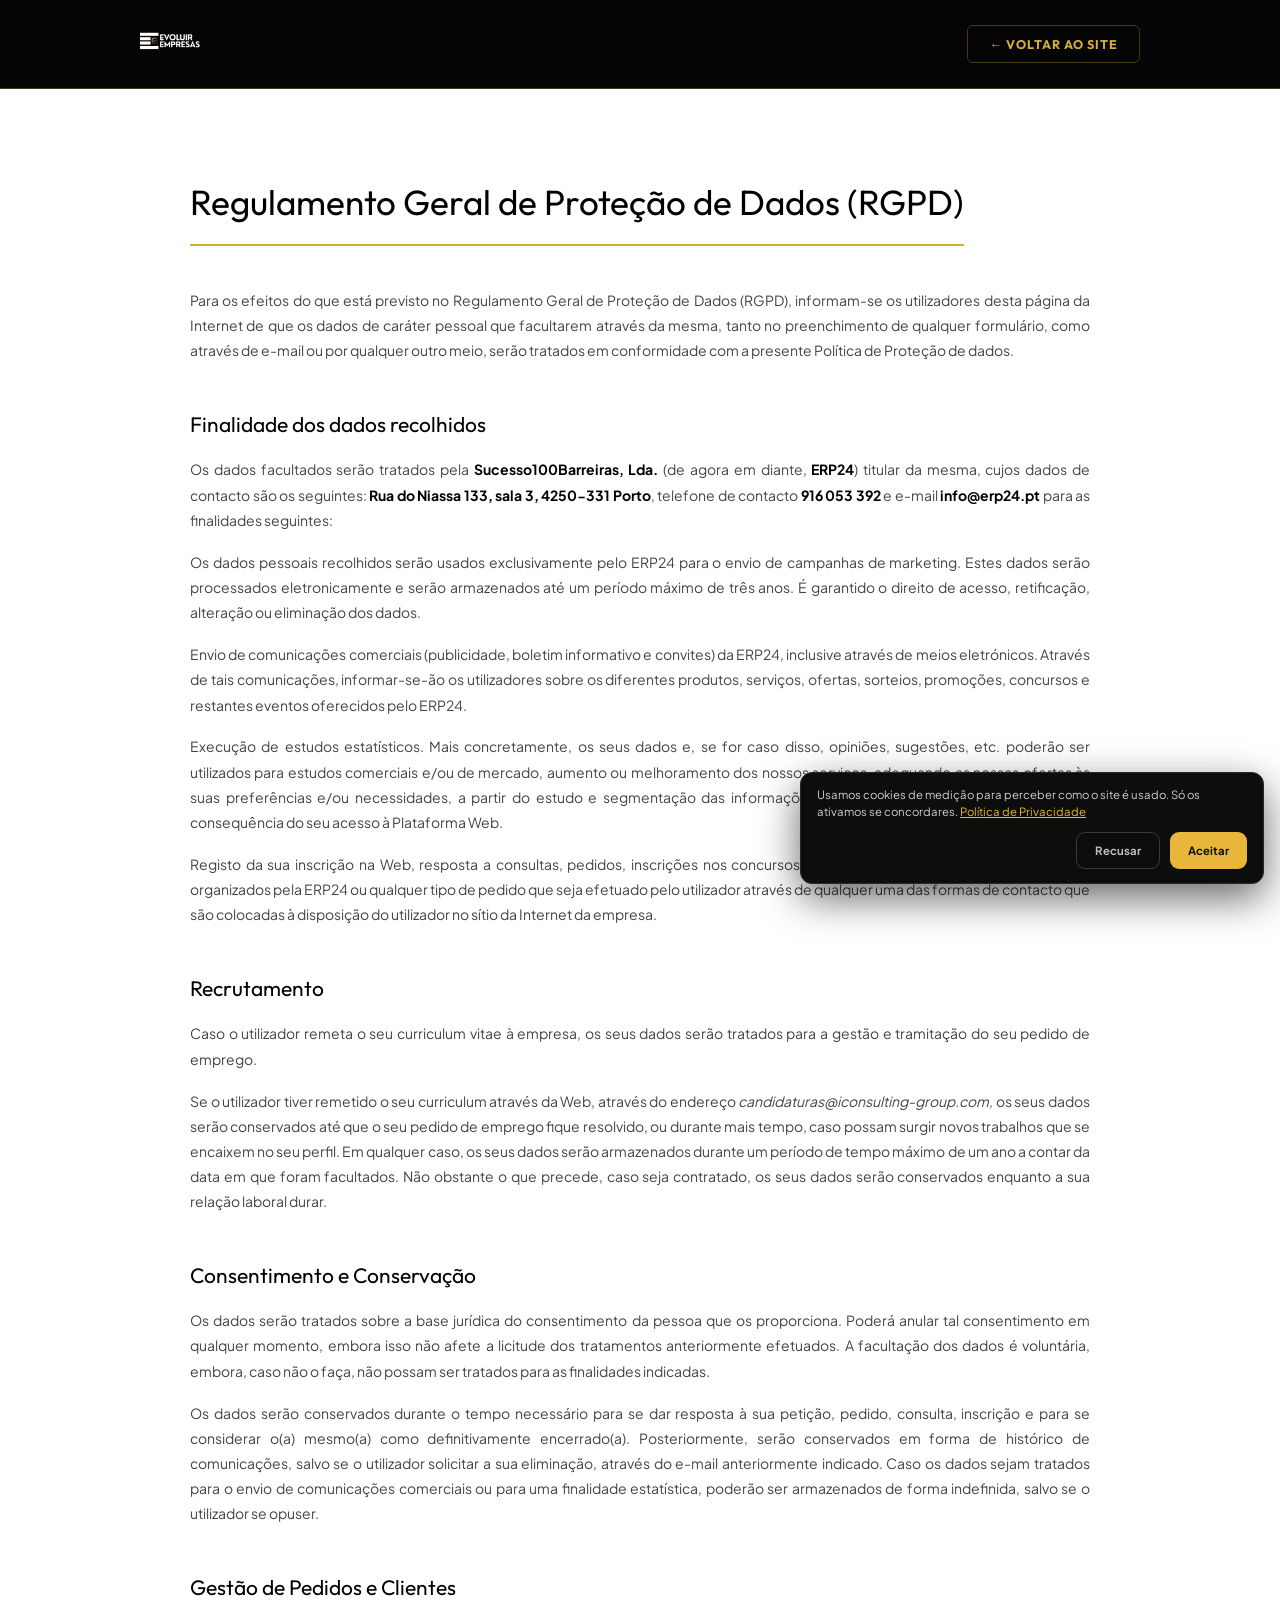
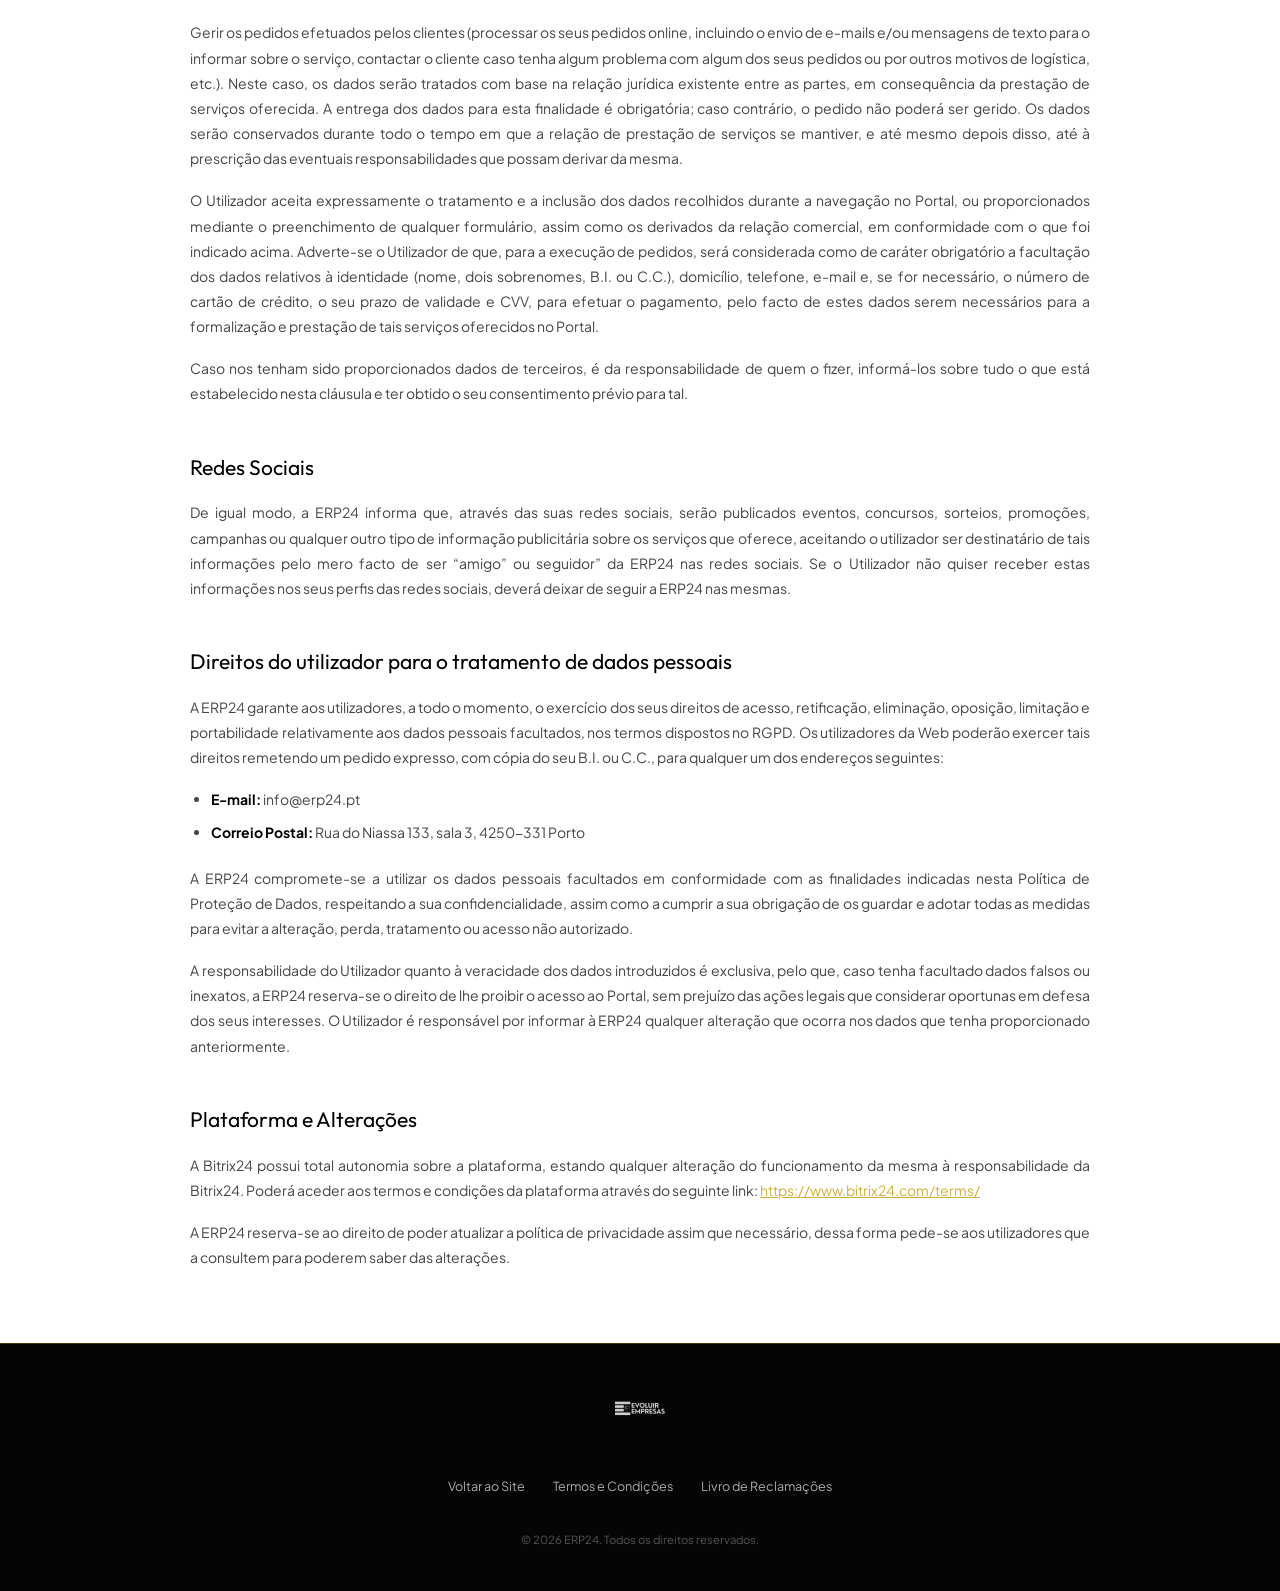
<file: politica-de-privacidade/index.html>
<!DOCTYPE html>
<html lang="pt-PT">
<head>
<meta charset="utf-8">
<meta name="color-scheme" content="dark">
<meta name="theme-color" content="#050505">
<style>html{background:#050505}@view-transition{navigation:auto}@media(prefers-reduced-motion:reduce){::view-transition-old(root){animation:evfo .12s linear both}::view-transition-new(root){animation:evfi .12s linear both}}@keyframes evfo{to{opacity:0}}@keyframes evfi{from{opacity:0}}</style>
<meta name="viewport" content="width=device-width, initial-scale=1">
<title>Política de Privacidade · Evoluir Empresas AI</title>
<meta name="description" content="Como a Evoluir Empresas AI recolhe, trata e protege os dados pessoais dos visitantes do site e dos participantes nos programas.">
<meta name="robots" content="noindex,nofollow">
<link rel="canonical" href="https://suporte-erp24.github.io/politica-de-privacidade/">
<meta property="og:type" content="website">
<meta property="og:locale" content="pt_PT">
<meta property="og:site_name" content="Evoluir Empresas AI">
<meta property="og:title" content="Política de Privacidade · Evoluir Empresas AI">
<meta property="og:description" content="Como a Evoluir Empresas AI recolhe, trata e protege os dados pessoais dos visitantes do site e dos participantes nos programas.">
<meta property="og:url" content="https://suporte-erp24.github.io/politica-de-privacidade/">
<meta property="og:image" content="https://suporte-erp24.github.io/assets/img/1000111042_1x.webp">
<meta name="twitter:card" content="summary_large_image">
<meta name="twitter:title" content="Política de Privacidade · Evoluir Empresas AI">
<meta name="twitter:description" content="Como a Evoluir Empresas AI recolhe, trata e protege os dados pessoais dos visitantes do site e dos participantes nos programas.">
<meta name="twitter:image" content="https://suporte-erp24.github.io/assets/img/1000111042_1x.webp">
<link rel="icon" href="/favicon.ico" sizes="any">
<link rel="apple-touch-icon" href="/assets/img/apple-touch-icon.png">
<link rel="preload" as="font" type="font/woff2" crossorigin href="/assets/fonts/QGYvz_MVcBeNP4NJtEtq.woff2">
<link rel="preload" as="font" type="font/woff2" crossorigin href="/assets/fonts/LDIoaomQNQcsA88c7O9yZ4KMCoOg4Ko20yw.woff2">
<style>@font-face{font-family:'Outfit';font-style:normal;font-weight:300;font-display:swap;src:url(/assets/fonts/QGYvz_MVcBeNP4NJuktqQ4E.woff2) format('woff2');unicode-range:U+0100-02BA,U+02BD-02C5,U+02C7-02CC,U+02CE-02D7,U+02DD-02FF,U+0304,U+0308,U+0329,U+1D00-1DBF,U+1E00-1E9F,U+1EF2-1EFF,U+2020,U+20A0-20AB,U+20AD-20C4,U+2113,U+2C60-2C7F,U+A720-A7FF}@font-face{font-family:'Outfit';font-style:normal;font-weight:300;font-display:swap;src:url(/assets/fonts/QGYvz_MVcBeNP4NJtEtq.woff2) format('woff2');unicode-range:U+0000-00FF,U+0131,U+0152-0153,U+02BB-02BC,U+02C6,U+02DA,U+02DC,U+0304,U+0308,U+0329,U+2000-206F,U+20AC,U+2122,U+2191,U+2193,U+2212,U+2215,U+FEFF,U+FFFD}@font-face{font-family:'Outfit';font-style:normal;font-weight:400;font-display:swap;src:url(/assets/fonts/QGYvz_MVcBeNP4NJuktqQ4E.woff2) format('woff2');unicode-range:U+0100-02BA,U+02BD-02C5,U+02C7-02CC,U+02CE-02D7,U+02DD-02FF,U+0304,U+0308,U+0329,U+1D00-1DBF,U+1E00-1E9F,U+1EF2-1EFF,U+2020,U+20A0-20AB,U+20AD-20C4,U+2113,U+2C60-2C7F,U+A720-A7FF}@font-face{font-family:'Outfit';font-style:normal;font-weight:400;font-display:swap;src:url(/assets/fonts/QGYvz_MVcBeNP4NJtEtq.woff2) format('woff2');unicode-range:U+0000-00FF,U+0131,U+0152-0153,U+02BB-02BC,U+02C6,U+02DA,U+02DC,U+0304,U+0308,U+0329,U+2000-206F,U+20AC,U+2122,U+2191,U+2193,U+2212,U+2215,U+FEFF,U+FFFD}@font-face{font-family:'Outfit';font-style:normal;font-weight:700;font-display:swap;src:url(/assets/fonts/QGYvz_MVcBeNP4NJuktqQ4E.woff2) format('woff2');unicode-range:U+0100-02BA,U+02BD-02C5,U+02C7-02CC,U+02CE-02D7,U+02DD-02FF,U+0304,U+0308,U+0329,U+1D00-1DBF,U+1E00-1E9F,U+1EF2-1EFF,U+2020,U+20A0-20AB,U+20AD-20C4,U+2113,U+2C60-2C7F,U+A720-A7FF}@font-face{font-family:'Outfit';font-style:normal;font-weight:700;font-display:swap;src:url(/assets/fonts/QGYvz_MVcBeNP4NJtEtq.woff2) format('woff2');unicode-range:U+0000-00FF,U+0131,U+0152-0153,U+02BB-02BC,U+02C6,U+02DA,U+02DC,U+0304,U+0308,U+0329,U+2000-206F,U+20AC,U+2122,U+2191,U+2193,U+2212,U+2215,U+FEFF,U+FFFD}@font-face{font-family:'Outfit';font-style:normal;font-weight:800;font-display:swap;src:url(/assets/fonts/QGYvz_MVcBeNP4NJuktqQ4E.woff2) format('woff2');unicode-range:U+0100-02BA,U+02BD-02C5,U+02C7-02CC,U+02CE-02D7,U+02DD-02FF,U+0304,U+0308,U+0329,U+1D00-1DBF,U+1E00-1E9F,U+1EF2-1EFF,U+2020,U+20A0-20AB,U+20AD-20C4,U+2113,U+2C60-2C7F,U+A720-A7FF}@font-face{font-family:'Outfit';font-style:normal;font-weight:800;font-display:swap;src:url(/assets/fonts/QGYvz_MVcBeNP4NJtEtq.woff2) format('woff2');unicode-range:U+0000-00FF,U+0131,U+0152-0153,U+02BB-02BC,U+02C6,U+02DA,U+02DC,U+0304,U+0308,U+0329,U+2000-206F,U+20AC,U+2122,U+2191,U+2193,U+2212,U+2215,U+FEFF,U+FFFD}@font-face{font-family:'Outfit';font-style:normal;font-weight:900;font-display:swap;src:url(/assets/fonts/QGYvz_MVcBeNP4NJuktqQ4E.woff2) format('woff2');unicode-range:U+0100-02BA,U+02BD-02C5,U+02C7-02CC,U+02CE-02D7,U+02DD-02FF,U+0304,U+0308,U+0329,U+1D00-1DBF,U+1E00-1E9F,U+1EF2-1EFF,U+2020,U+20A0-20AB,U+20AD-20C4,U+2113,U+2C60-2C7F,U+A720-A7FF}@font-face{font-family:'Outfit';font-style:normal;font-weight:900;font-display:swap;src:url(/assets/fonts/QGYvz_MVcBeNP4NJtEtq.woff2) format('woff2');unicode-range:U+0000-00FF,U+0131,U+0152-0153,U+02BB-02BC,U+02C6,U+02DA,U+02DC,U+0304,U+0308,U+0329,U+2000-206F,U+20AC,U+2122,U+2191,U+2193,U+2212,U+2215,U+FEFF,U+FFFD}@font-face{font-family:'Plus Jakarta Sans';font-style:normal;font-weight:400;font-display:swap;src:url(/assets/fonts/LDIoaomQNQcsA88c7O9yZ4KMCoOg4Ko40yyygA.woff2) format('woff2');unicode-range:U+0100-02BA,U+02BD-02C5,U+02C7-02CC,U+02CE-02D7,U+02DD-02FF,U+0304,U+0308,U+0329,U+1D00-1DBF,U+1E00-1E9F,U+1EF2-1EFF,U+2020,U+20A0-20AB,U+20AD-20C4,U+2113,U+2C60-2C7F,U+A720-A7FF}@font-face{font-family:'Plus Jakarta Sans';font-style:normal;font-weight:400;font-display:swap;src:url(/assets/fonts/LDIoaomQNQcsA88c7O9yZ4KMCoOg4Ko20yw.woff2) format('woff2');unicode-range:U+0000-00FF,U+0131,U+0152-0153,U+02BB-02BC,U+02C6,U+02DA,U+02DC,U+0304,U+0308,U+0329,U+2000-206F,U+20AC,U+2122,U+2191,U+2193,U+2212,U+2215,U+FEFF,U+FFFD}@font-face{font-family:'Plus Jakarta Sans';font-style:normal;font-weight:500;font-display:swap;src:url(/assets/fonts/LDIoaomQNQcsA88c7O9yZ4KMCoOg4Ko40yyygA.woff2) format('woff2');unicode-range:U+0100-02BA,U+02BD-02C5,U+02C7-02CC,U+02CE-02D7,U+02DD-02FF,U+0304,U+0308,U+0329,U+1D00-1DBF,U+1E00-1E9F,U+1EF2-1EFF,U+2020,U+20A0-20AB,U+20AD-20C4,U+2113,U+2C60-2C7F,U+A720-A7FF}@font-face{font-family:'Plus Jakarta Sans';font-style:normal;font-weight:500;font-display:swap;src:url(/assets/fonts/LDIoaomQNQcsA88c7O9yZ4KMCoOg4Ko20yw.woff2) format('woff2');unicode-range:U+0000-00FF,U+0131,U+0152-0153,U+02BB-02BC,U+02C6,U+02DA,U+02DC,U+0304,U+0308,U+0329,U+2000-206F,U+20AC,U+2122,U+2191,U+2193,U+2212,U+2215,U+FEFF,U+FFFD}@font-face{font-family:'Plus Jakarta Sans';font-style:normal;font-weight:600;font-display:swap;src:url(/assets/fonts/LDIoaomQNQcsA88c7O9yZ4KMCoOg4Ko40yyygA.woff2) format('woff2');unicode-range:U+0100-02BA,U+02BD-02C5,U+02C7-02CC,U+02CE-02D7,U+02DD-02FF,U+0304,U+0308,U+0329,U+1D00-1DBF,U+1E00-1E9F,U+1EF2-1EFF,U+2020,U+20A0-20AB,U+20AD-20C4,U+2113,U+2C60-2C7F,U+A720-A7FF}@font-face{font-family:'Plus Jakarta Sans';font-style:normal;font-weight:600;font-display:swap;src:url(/assets/fonts/LDIoaomQNQcsA88c7O9yZ4KMCoOg4Ko20yw.woff2) format('woff2');unicode-range:U+0000-00FF,U+0131,U+0152-0153,U+02BB-02BC,U+02C6,U+02DA,U+02DC,U+0304,U+0308,U+0329,U+2000-206F,U+20AC,U+2122,U+2191,U+2193,U+2212,U+2215,U+FEFF,U+FFFD}@font-face{font-family:'Plus Jakarta Sans';font-style:normal;font-weight:700;font-display:swap;src:url(/assets/fonts/LDIoaomQNQcsA88c7O9yZ4KMCoOg4Ko40yyygA.woff2) format('woff2');unicode-range:U+0100-02BA,U+02BD-02C5,U+02C7-02CC,U+02CE-02D7,U+02DD-02FF,U+0304,U+0308,U+0329,U+1D00-1DBF,U+1E00-1E9F,U+1EF2-1EFF,U+2020,U+20A0-20AB,U+20AD-20C4,U+2113,U+2C60-2C7F,U+A720-A7FF}@font-face{font-family:'Plus Jakarta Sans';font-style:normal;font-weight:700;font-display:swap;src:url(/assets/fonts/LDIoaomQNQcsA88c7O9yZ4KMCoOg4Ko20yw.woff2) format('woff2');unicode-range:U+0000-00FF,U+0131,U+0152-0153,U+02BB-02BC,U+02C6,U+02DA,U+02DC,U+0304,U+0308,U+0329,U+2000-206F,U+20AC,U+2122,U+2191,U+2193,U+2212,U+2215,U+FEFF,U+FFFD}@font-face{font-family:'Space Mono';font-style:normal;font-weight:400;font-display:swap;src:url(/assets/fonts/i7dPIFZifjKcF5UAWdDRYE98RWq7.woff2) format('woff2');unicode-range:U+0100-02BA,U+02BD-02C5,U+02C7-02CC,U+02CE-02D7,U+02DD-02FF,U+0304,U+0308,U+0329,U+1D00-1DBF,U+1E00-1E9F,U+1EF2-1EFF,U+2020,U+20A0-20AB,U+20AD-20C4,U+2113,U+2C60-2C7F,U+A720-A7FF}@font-face{font-family:'Space Mono';font-style:normal;font-weight:400;font-display:swap;src:url(/assets/fonts/i7dPIFZifjKcF5UAWdDRYEF8RQ.woff2) format('woff2');unicode-range:U+0000-00FF,U+0131,U+0152-0153,U+02BB-02BC,U+02C6,U+02DA,U+02DC,U+0304,U+0308,U+0329,U+2000-206F,U+20AC,U+2122,U+2191,U+2193,U+2212,U+2215,U+FEFF,U+FFFD}@font-face{font-family:'Space Mono';font-style:normal;font-weight:700;font-display:swap;src:url(/assets/fonts/i7dMIFZifjKcF5UAWdDRaPpZUFuaHjyV.woff2) format('woff2');unicode-range:U+0100-02BA,U+02BD-02C5,U+02C7-02CC,U+02CE-02D7,U+02DD-02FF,U+0304,U+0308,U+0329,U+1D00-1DBF,U+1E00-1E9F,U+1EF2-1EFF,U+2020,U+20A0-20AB,U+20AD-20C4,U+2113,U+2C60-2C7F,U+A720-A7FF}@font-face{font-family:'Space Mono';font-style:normal;font-weight:700;font-display:swap;src:url(/assets/fonts/i7dMIFZifjKcF5UAWdDRaPpZUFWaHg.woff2) format('woff2');unicode-range:U+0000-00FF,U+0131,U+0152-0153,U+02BB-02BC,U+02C6,U+02DA,U+02DC,U+0304,U+0308,U+0329,U+2000-206F,U+20AC,U+2122,U+2191,U+2193,U+2212,U+2215,U+FEFF,U+FFFD}.ev-cookies{position:fixed;left:auto;right:16px;bottom:16px;z-index:99999;max-width:430px;background:#0d0d0d;border:1px solid #2a2a2a;border-radius:12px;padding:14px 16px;display:flex;gap:12px;align-items:center;flex-wrap:wrap;box-shadow:0 14px 40px rgba(0,0,0,.6);font-family:'Plus Jakarta Sans',system-ui,sans-serif}.ev-cookies p{margin:0;flex:1 1 100%;color:#cfcfcf;font-size:.8125rem;line-height:1.45}.ev-cookies a{color:#e8b63a;text-decoration:underline}.ev-cookies button{border:0;border-radius:9px;padding:10px 18px;font-weight:700;cursor:pointer;font-size:.8125rem;font-family:inherit}.ev-cookies .ev-sim{background:#e8b63a;color:#111}.ev-cookies .ev-nao{background:transparent;color:#bdbdbd;border:1px solid #3a3a3a}.ev-cookies div{display:flex;gap:10px;margin-left:auto}@media(max-width:640px){.ev-cookies{left:12px;right:12px;max-width:none}.ev-cookies button{flex:1}}:root{--primary:#2fc6f6 !important;--primary-darken-1:hsl(194.47,92%,55%);--primary-darken-2:hsl(194.47,92%,52%);--primary-darken-3:hsl(194.47,92%,47%);--primary-lighten-1:hsl(194.47,92%,67%);--primary-opacity-0:rgba(47,198,246,0);--primary-opacity-0_05:rgba(47,198,246,0.05);--primary-opacity-0_1:rgba(47,198,246,0.1);--primary-opacity-0_15:rgba(47,198,246,0.15);--primary-opacity-0_2:rgba(47,198,246,0.2);--primary-opacity-0_25:rgba(47,198,246,0.25);--primary-opacity-0_3:rgba(47,198,246,0.3);--primary-opacity-0_35:rgba(47,198,246,0.35);--primary-opacity-0_4:rgba(47,198,246,0.4);--primary-opacity-0_45:rgba(47,198,246,0.45);--primary-opacity-0_5:rgba(47,198,246,0.5);--primary-opacity-0_55:rgba(47,198,246,0.55);--primary-opacity-0_6:rgba(47,198,246,0.6);--primary-opacity-0_65:rgba(47,198,246,0.65);--primary-opacity-0_7:rgba(47,198,246,0.7);--primary-opacity-0_75:rgba(47,198,246,0.75);--primary-opacity-0_8:rgba(47,198,246,0.8);--primary-opacity-0_85:rgba(47,198,246,0.85);--primary-opacity-0_9:rgba(47,198,246,0.9);--primary-opacity-0_95:rgba(47,198,246,0.95);--theme-color-main:hsl(194.47,20%,20%);--theme-color-secondary:hsl(194.47,20%,80%);--theme-color-title:hsl(194.47,20%,20%);--theme-color-strict-inverse:#ffffff}html{font-size:14px}body{font-size:1rem}.g-font-size-default{font-size:1rem}main.landing-public-mode{line-height:1.6;font-weight:400}.landing-public-mode .h1,.landing-public-mode .h2,.landing-public-mode .h3,.landing-public-mode .h4,.landing-public-mode .h5,.landing-public-mode .h6,.landing-public-mode .h7,.landing-public-mode h1,.landing-public-mode h2,.landing-public-mode h3,.landing-public-mode h4,.landing-public-mode h5,.landing-public-mode h6{font-weight:400}body{margin:0;padding:0;background-color:#050505;font-family:'Plus Jakarta Sans',sans-serif;color:#CCC}.legal-header{background-color:rgba(5,5,5,0.95);backdrop-filter:blur(10px);border-bottom:1px solid rgba(212,175,55,0.2);padding:1rem 2rem;position:sticky;top:0;z-index:1000}.legal-header-container{max-width:1000px;margin:0 auto;display:flex;justify-content:space-between;align-items:center}.legal-logo img{height:60px;width:auto;display:block}.legal-back-btn{text-decoration:none;color:#D4AF37;font-family:'Outfit',sans-serif;font-weight:700;font-size:0.9rem;text-transform:uppercase;letter-spacing:1px;border:1px solid rgba(212,175,55,0.3);padding:0.6rem 1.5rem;border-radius:6px;transition:all 0.3s ease}.legal-back-btn:hover{background:rgba(212,175,55,0.1);border-color:#D4AF37;transform:translateX(-3px)}</section></div><div id="b38327" class="block-wrapper block-html"><section class="landing-block g-pt-0 g-pb-0 g-pl-0 g-pr-0"><<style>body{margin:0;padding:0;background-color:#FFFFFF;font-family:'Plus Jakarta Sans',sans-serif;color:#333333}.legal-header{background-color:#050505;border-bottom:1px solid rgba(212,175,55,0.3);padding:1rem 2rem;position:sticky;top:0;z-index:1000}.legal-header-container{max-width:1000px;margin:0 auto;display:flex;justify-content:space-between;align-items:center}.legal-logo img{height:60px;width:auto;display:block}.legal-back-btn{text-decoration:none;color:#D4AF37;font-family:'Outfit',sans-serif;font-weight:700;font-size:0.9rem;text-transform:uppercase;letter-spacing:1px;border:1px solid rgba(212,175,55,0.3);padding:0.6rem 1.5rem;border-radius:6px;transition:all 0.3s ease}.legal-back-btn:hover{background:rgba(212,175,55,0.1);border-color:#D4AF37;transform:translateY(-2px)}.legal-wrapper{background-color:#FFF;min-height:80vh}.legal-content{max-width:900px;margin:0 auto;padding:4rem 1.5rem}.legal-title{font-family:'Outfit',sans-serif;font-size:2.5rem;font-weight:800;color:#000;margin-bottom:2rem;border-bottom:2px solid #D4AF37;padding-bottom:1rem;display:inline-block}.legal-text{font-size:1rem;line-height:1.8;color:#444}.legal-text h2{color:#000;font-family:'Outfit',sans-serif;margin-top:3rem;margin-bottom:1rem;font-size:1.5rem}.legal-text p{margin-bottom:1.2rem;text-align:justify}.legal-text ul{margin-bottom:1.5rem;padding-left:1.5rem}.legal-text li{margin-bottom:0.5rem}.legal-text strong{color:#000}.legal-text a{color:#D4AF37;text-decoration:underline}.legal-footer{background-color:#050505;border-top:1px solid rgba(212,175,55,0.3);padding:3rem 1.5rem;color:#FFF}.legal-footer-container{max-width:1000px;margin:0 auto;display:flex;flex-direction:column;align-items:center;text-align:center;gap:1.5rem}.legal-footer-logo img{height:50px;width:auto;margin-bottom:1rem;opacity:0.8}.legal-footer-links{display:flex;gap:2rem;flex-wrap:wrap;justify-content:center}.legal-footer-link{color:#AAA;text-decoration:none;font-size:0.9rem;transition:color 0.3s}.legal-footer-link:hover{color:#D4AF37}.legal-footer-copy{font-size:0.8rem;color:#555;margin-top:1rem}@media (max-width:768px){.legal-header{padding:1rem}.legal-logo img{height:40px}.legal-back-btn{padding:0.5rem 1rem;font-size:0.75rem}.legal-title{font-size:2rem}.legal-footer-links{flex-direction:column;gap:1rem}}</style>
<script type="application/ld+json">{"@context":"https://schema.org","@graph":[{"@type":"Organization","@id":"https://suporte-erp24.github.io/#organizacao","name":"Evoluir Empresas AI","url":"https://suporte-erp24.github.io/","description":"Programas de transformação digital e inteligência artificial aplicada a processos para PMEs portuguesas: mentoria, imersões e formação.","areaServed":{"@type":"Country","name":"Portugal"},"knowsAbout":["Transformação digital","Inteligência artificial aplicada a empresas","Gestão de processos de negócio (BPM)","Automação de processos","Agentes de IA","Maturidade digital","Mentoria para CEOs de PME"],"founder":[{"@type":"Person","name":"Gabriel Gonçalves","jobTitle":"CEO da ERP24 e co-fundador da Evoluir Empresas AI","description":"Especialista em BPM e transformação digital, com 20 anos a implementar sistemas em PMEs portuguesas. Professor em MBAs executivos e doutorando em agentes de IA aplicados a negócios."},{"@type":"Person","name":"Andreas Vilela","jobTitle":"CEO da SHARKCODERS e co-fundador da Evoluir Empresas AI","description":"Engenheiro informático e empreendedor tecnológico, com software usado por mais de 30 milhões de pessoas. Fundador da maior rede portuguesa de escolas de tecnologia."}]},{"@type":"WebPage","@id":"https://suporte-erp24.github.io/politica-de-privacidade/#pagina","url":"https://suporte-erp24.github.io/politica-de-privacidade/","name":"Política de Privacidade · Evoluir Empresas AI","description":"Como a Evoluir Empresas AI recolhe, trata e protege os dados pessoais dos visitantes do site e dos participantes nos programas.","inLanguage":"pt-PT","isPartOf":{"@type":"WebSite","@id":"https://suporte-erp24.github.io/#site","url":"https://suporte-erp24.github.io/","name":"Evoluir Empresas AI","inLanguage":"pt-PT","publisher":{"@id":"https://suporte-erp24.github.io/#organizacao"}},"breadcrumb":{"@type":"BreadcrumbList","itemListElement":[{"@type":"ListItem","position":1,"name":"Início","item":"https://suporte-erp24.github.io/"},{"@type":"ListItem","position":2,"name":"Política de Privacidade","item":"https://suporte-erp24.github.io/politica-de-privacidade/"}]}}]}</script>
<script type="speculationrules">{"prefetch":[{"where":{"href_matches":"/*"},"eagerness":"moderate"}]}</script>
</head>
<body>
<main class="w-100 landing-public-mode" >
<div id="b38325" class="block-wrapper block-html">
<section class="landing-block g-pt-0 g-pb-0 g-pl-0 g-pr-0">
	

<header class="legal-header">
    <div class="legal-header-container">
        <a href="/" class="legal-logo">
            <img src="/assets/img/4_1x.webp" alt="ERP24 Logo" width="800" height="800" decoding="async">
        </a>
        <a href="/" class="legal-back-btn">← Voltar ao Site</a>
    </div>
</header>

<div class="legal-wrapper">
    <div class="legal-content">
        <h1 class="legal-title">Regulamento Geral de Proteção de Dados (RGPD)</h1>
        
        <div class="legal-text">
            <p>Para os efeitos do que está previsto no Regulamento Geral de Proteção de Dados (RGPD), informam-se os utilizadores desta página da Internet de que os dados de caráter pessoal que facultarem através da mesma, tanto no preenchimento de qualquer formulário, como através de e-mail ou por qualquer outro meio, serão tratados em conformidade com a presente Política de Proteção de dados.</p>

            <h2>Finalidade dos dados recolhidos</h2>
            <p>Os dados facultados serão tratados pela <strong>Sucesso100Barreiras, Lda.</strong> (de agora em diante, <strong>ERP24</strong>) titular da mesma, cujos dados de contacto são os seguintes: <strong>Rua do Niassa 133, sala 3, 4250-331 Porto</strong>, telefone de contacto <strong>916 053 392</strong> e e-mail <strong>info@erp24.pt</strong> para as finalidades seguintes:</p>

            <p>Os dados pessoais recolhidos serão usados exclusivamente pelo ERP24 para o envio de campanhas de marketing. Estes dados serão processados eletronicamente e serão armazenados até um período máximo de três anos. É garantido o direito de acesso, retificação, alteração ou eliminação dos dados.</p>
            
            <p>Envio de comunicações comerciais (publicidade, boletim informativo e convites) da ERP24, inclusive através de meios eletrónicos. Através de tais comunicações, informar-se-ão os utilizadores sobre os diferentes produtos, serviços, ofertas, sorteios, promoções, concursos e restantes eventos oferecidos pelo ERP24.</p>
            
            <p>Execução de estudos estatísticos. Mais concretamente, os seus dados e, se for caso disso, opiniões, sugestões, etc. poderão ser utilizados para estudos comerciais e/ou de mercado, aumento ou melhoramento dos nossos serviços, adequando as nossas ofertas às suas preferências e/ou necessidades, a partir do estudo e segmentação das informações pessoais e comerciais que facultar em consequência do seu acesso à Plataforma Web.</p>

            <p>Registo da sua inscrição na Web, resposta a consultas, pedidos, inscrições nos concursos, sorteios, promoções e restantes eventos organizados pela ERP24 ou qualquer tipo de pedido que seja efetuado pelo utilizador através de qualquer uma das formas de contacto que são colocadas à disposição do utilizador no sítio da Internet da empresa.</p>

            <h2>Recrutamento</h2>
            <p>Caso o utilizador remeta o seu curriculum vitae à empresa, os seus dados serão tratados para a gestão e tramitação do seu pedido de emprego.</p>
            <p>Se o utilizador tiver remetido o seu curriculum através da Web, através do endereço <em>candidaturas@iconsulting-group.com</em>, os seus dados serão conservados até que o seu pedido de emprego fique resolvido, ou durante mais tempo, caso possam surgir novos trabalhos que se encaixem no seu perfil. Em qualquer caso, os seus dados serão armazenados durante um período de tempo máximo de um ano a contar da data em que foram facultados. Não obstante o que precede, caso seja contratado, os seus dados serão conservados enquanto a sua relação laboral durar.</p>

            <h2>Consentimento e Conservação</h2>
            <p>Os dados serão tratados sobre a base jurídica do consentimento da pessoa que os proporciona. Poderá anular tal consentimento em qualquer momento, embora isso não afete a licitude dos tratamentos anteriormente efetuados. A facultação dos dados é voluntária, embora, caso não o faça, não possam ser tratados para as finalidades indicadas.</p>
            <p>Os dados serão conservados durante o tempo necessário para se dar resposta à sua petição, pedido, consulta, inscrição e para se considerar o(a) mesmo(a) como definitivamente encerrado(a). Posteriormente, serão conservados em forma de histórico de comunicações, salvo se o utilizador solicitar a sua eliminação, através do e-mail anteriormente indicado. Caso os dados sejam tratados para o envio de comunicações comerciais ou para uma finalidade estatística, poderão ser armazenados de forma indefinida, salvo se o utilizador se opuser.</p>

            <h2>Gestão de Pedidos e Clientes</h2>
            <p>Gerir os pedidos efetuados pelos clientes (processar os seus pedidos online, incluindo o envio de e-mails e/ou mensagens de texto para o informar sobre o serviço, contactar o cliente caso tenha algum problema com algum dos seus pedidos ou por outros motivos de logística, etc.). Neste caso, os dados serão tratados com base na relação jurídica existente entre as partes, em consequência da prestação de serviços oferecida. A entrega dos dados para esta finalidade é obrigatória; caso contrário, o pedido não poderá ser gerido. Os dados serão conservados durante todo o tempo em que a relação de prestação de serviços se mantiver, e até mesmo depois disso, até à prescrição das eventuais responsabilidades que possam derivar da mesma.</p>

            <p>O Utilizador aceita expressamente o tratamento e a inclusão dos dados recolhidos durante a navegação no Portal, ou proporcionados mediante o preenchimento de qualquer formulário, assim como os derivados da relação comercial, em conformidade com o que foi indicado acima. Adverte-se o Utilizador de que, para a execução de pedidos, será considerada como de caráter obrigatório a facultação dos dados relativos à identidade (nome, dois sobrenomes, B.I. ou C.C.), domicílio, telefone, e-mail e, se for necessário, o número de cartão de crédito, o seu prazo de validade e CVV, para efetuar o pagamento, pelo facto de estes dados serem necessários para a formalização e prestação de tais serviços oferecidos no Portal.</p>

            <p>Caso nos tenham sido proporcionados dados de terceiros, é da responsabilidade de quem o fizer, informá-los sobre tudo o que está estabelecido nesta cláusula e ter obtido o seu consentimento prévio para tal.</p>

            <h2>Redes Sociais</h2>
            <p>De igual modo, a ERP24 informa que, através das suas redes sociais, serão publicados eventos, concursos, sorteios, promoções, campanhas ou qualquer outro tipo de informação publicitária sobre os serviços que oferece, aceitando o utilizador ser destinatário de tais informações pelo mero facto de ser “amigo” ou seguidor” da ERP24 nas redes sociais. Se o Utilizador não quiser receber estas informações nos seus perfis das redes sociais, deverá deixar de seguir a ERP24 nas mesmas.</p>

            <h2>Direitos do utilizador para o tratamento de dados pessoais</h2>
            <p>A ERP24 garante aos utilizadores, a todo o momento, o exercício dos seus direitos de acesso, retificação, eliminação, oposição, limitação e portabilidade relativamente aos dados pessoais facultados, nos termos dispostos no RGPD. Os utilizadores da Web poderão exercer tais direitos remetendo um pedido expresso, com cópia do seu B.I. ou C.C., para qualquer um dos endereços seguintes:</p>
            <ul>
                <li><strong>E-mail:</strong> info@erp24.pt</li>
                <li><strong>Correio Postal:</strong> Rua do Niassa 133, sala 3, 4250-331 Porto</li>
            </ul>

            <p>A ERP24 compromete-se a utilizar os dados pessoais facultados em conformidade com as finalidades indicadas nesta Política de Proteção de Dados, respeitando a sua confidencialidade, assim como a cumprir a sua obrigação de os guardar e adotar todas as medidas para evitar a alteração, perda, tratamento ou acesso não autorizado.</p>

            <p>A responsabilidade do Utilizador quanto à veracidade dos dados introduzidos é exclusiva, pelo que, caso tenha facultado dados falsos ou inexatos, a ERP24 reserva-se o direito de lhe proibir o acesso ao Portal, sem prejuízo das ações legais que considerar oportunas em defesa dos seus interesses. O Utilizador é responsável por informar à ERP24 qualquer alteração que ocorra nos dados que tenha proporcionado anteriormente.</p>

            <h2>Plataforma e Alterações</h2>
            <p>A Bitrix24 possui total autonomia sobre a plataforma, estando qualquer alteração do funcionamento da mesma à responsabilidade da Bitrix24. Poderá aceder aos termos e condições da plataforma através do seguinte link: <a href="https://www.bitrix24.com/terms/" target="_blank">https://www.bitrix24.com/terms/</a></p>

            <p>A ERP24 reserva-se ao direito de poder atualizar a política de privacidade assim que necessário, dessa forma pede-se aos utilizadores que a consultem para poderem saber das alterações.</p>
        </div>
    </div>
</div>

<footer class="legal-footer">
    <div class="legal-footer-container">
        <div class="legal-footer-logo">
            <img src="/assets/img/4_1x.webp" alt="ERP24" width="800" height="800" loading="lazy" decoding="async">
        </div>
        
        <div class="legal-footer-links">
            <a href="/" class="legal-footer-link">Voltar ao Site</a>
            <a href="/termos-e-condicoes" class="legal-footer-link">Termos e Condições</a>
            <a href="https://www.livroreclamacoes.pt" target="_blank" class="legal-footer-link">Livro de Reclamações</a>
        </div>

        <div class="legal-footer-copy">
            © 2026 ERP24. Todos os direitos reservados.
        </div>
    </div>
</footer></section></div>




</main>
<script defer src="/assets/js/medicao.js?v=522effba"></script>
</body>
</html>
</file>
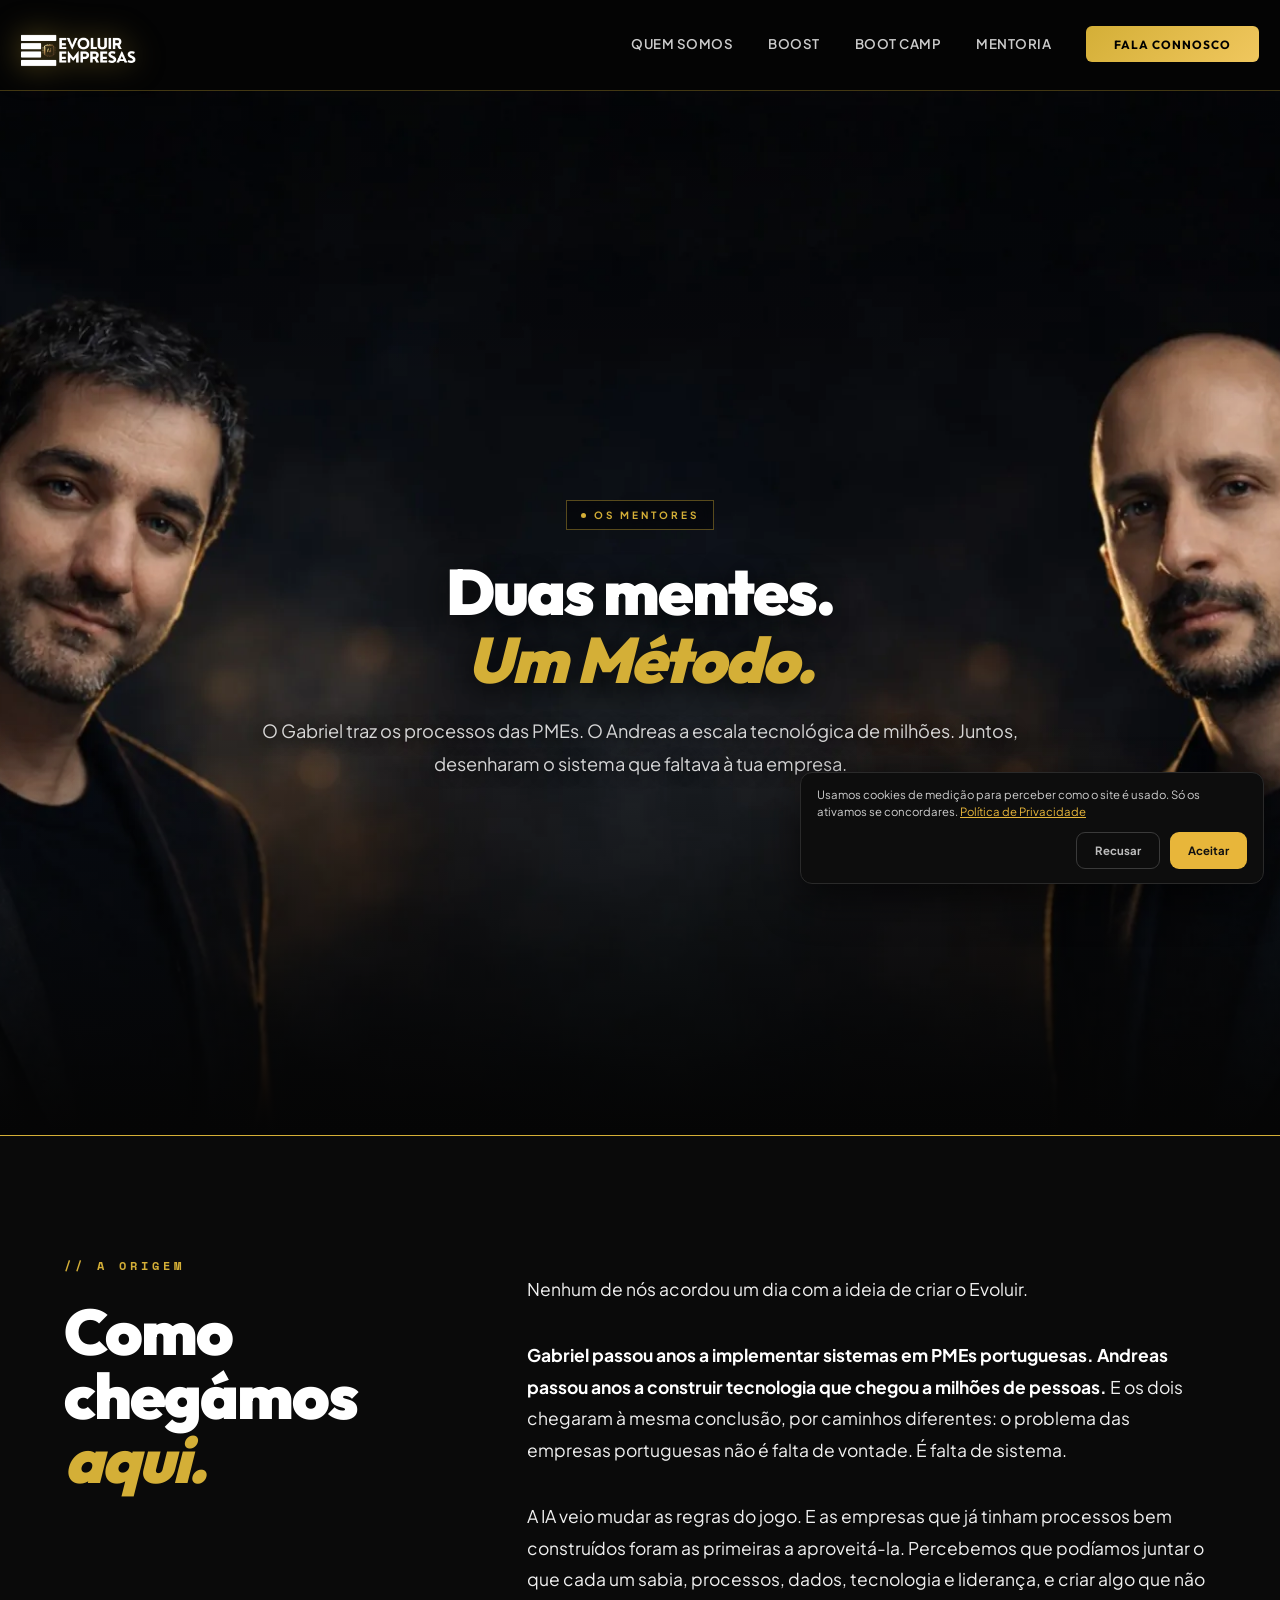
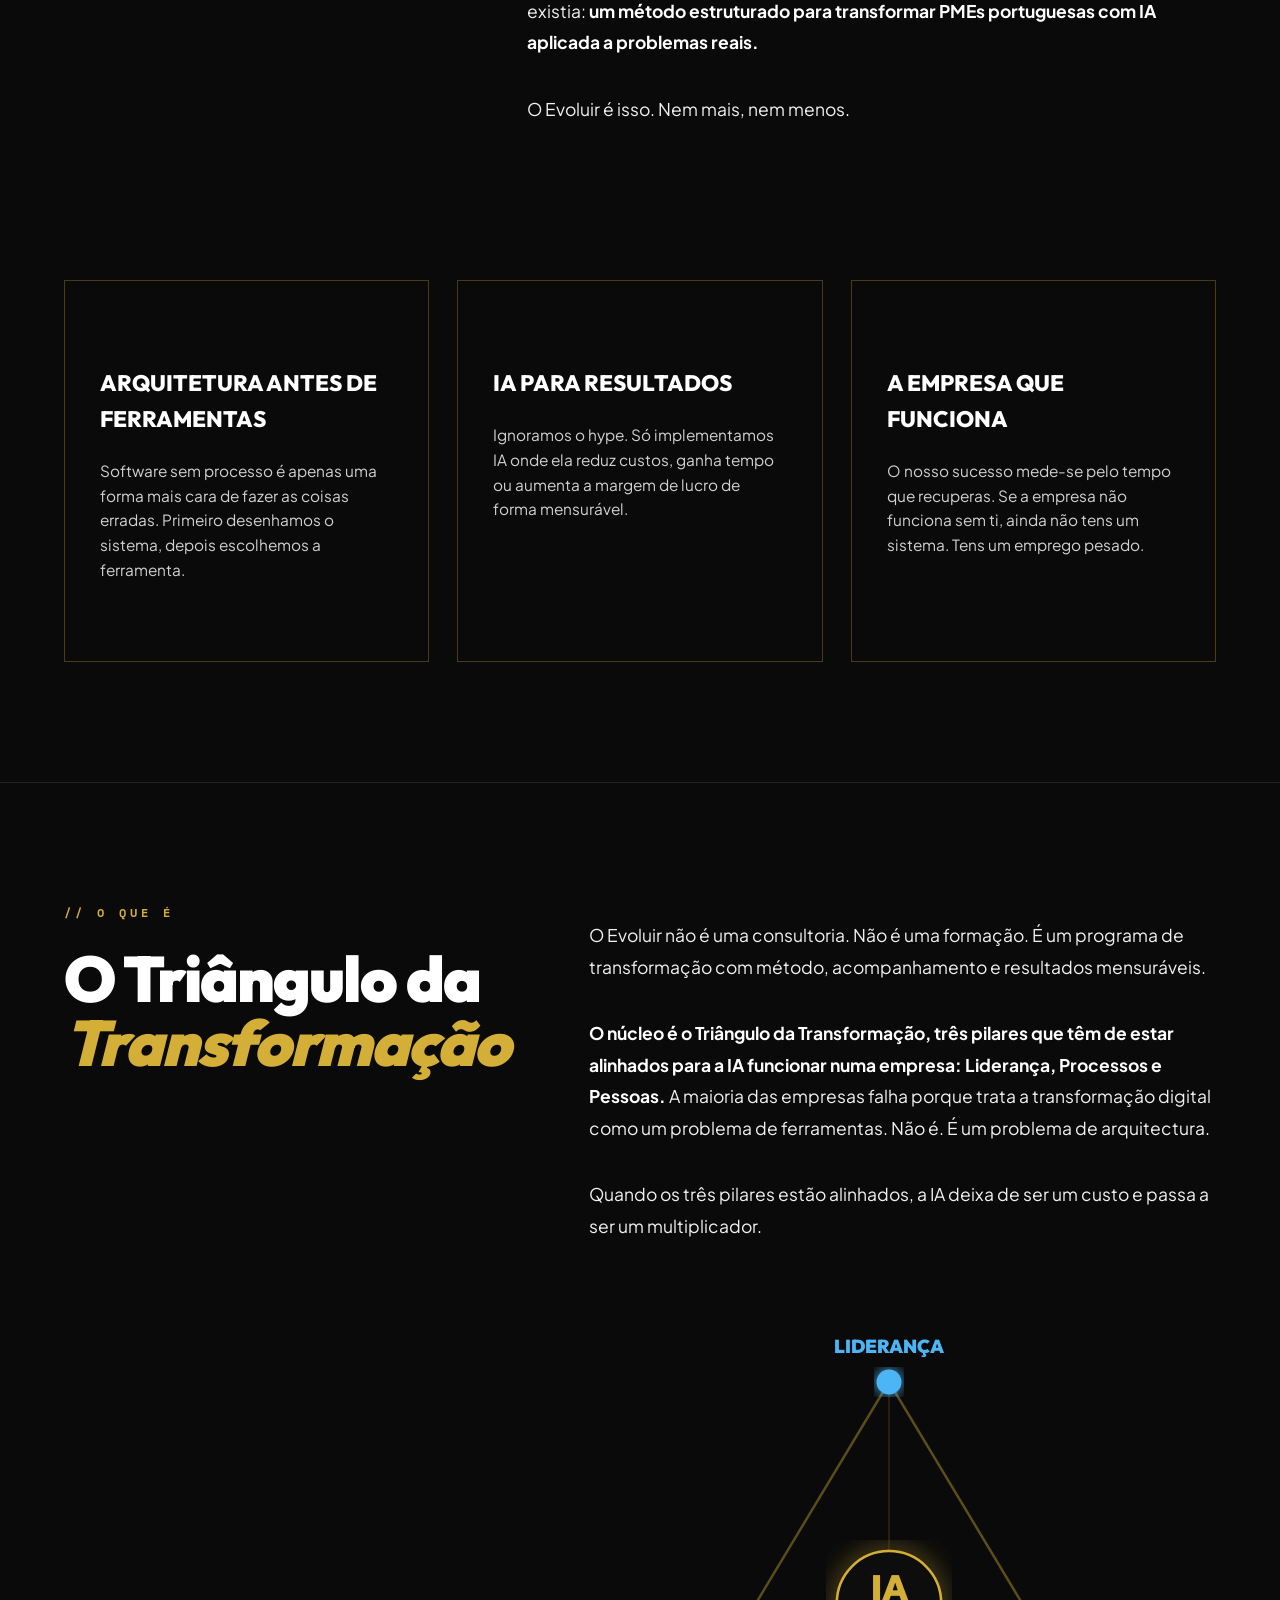
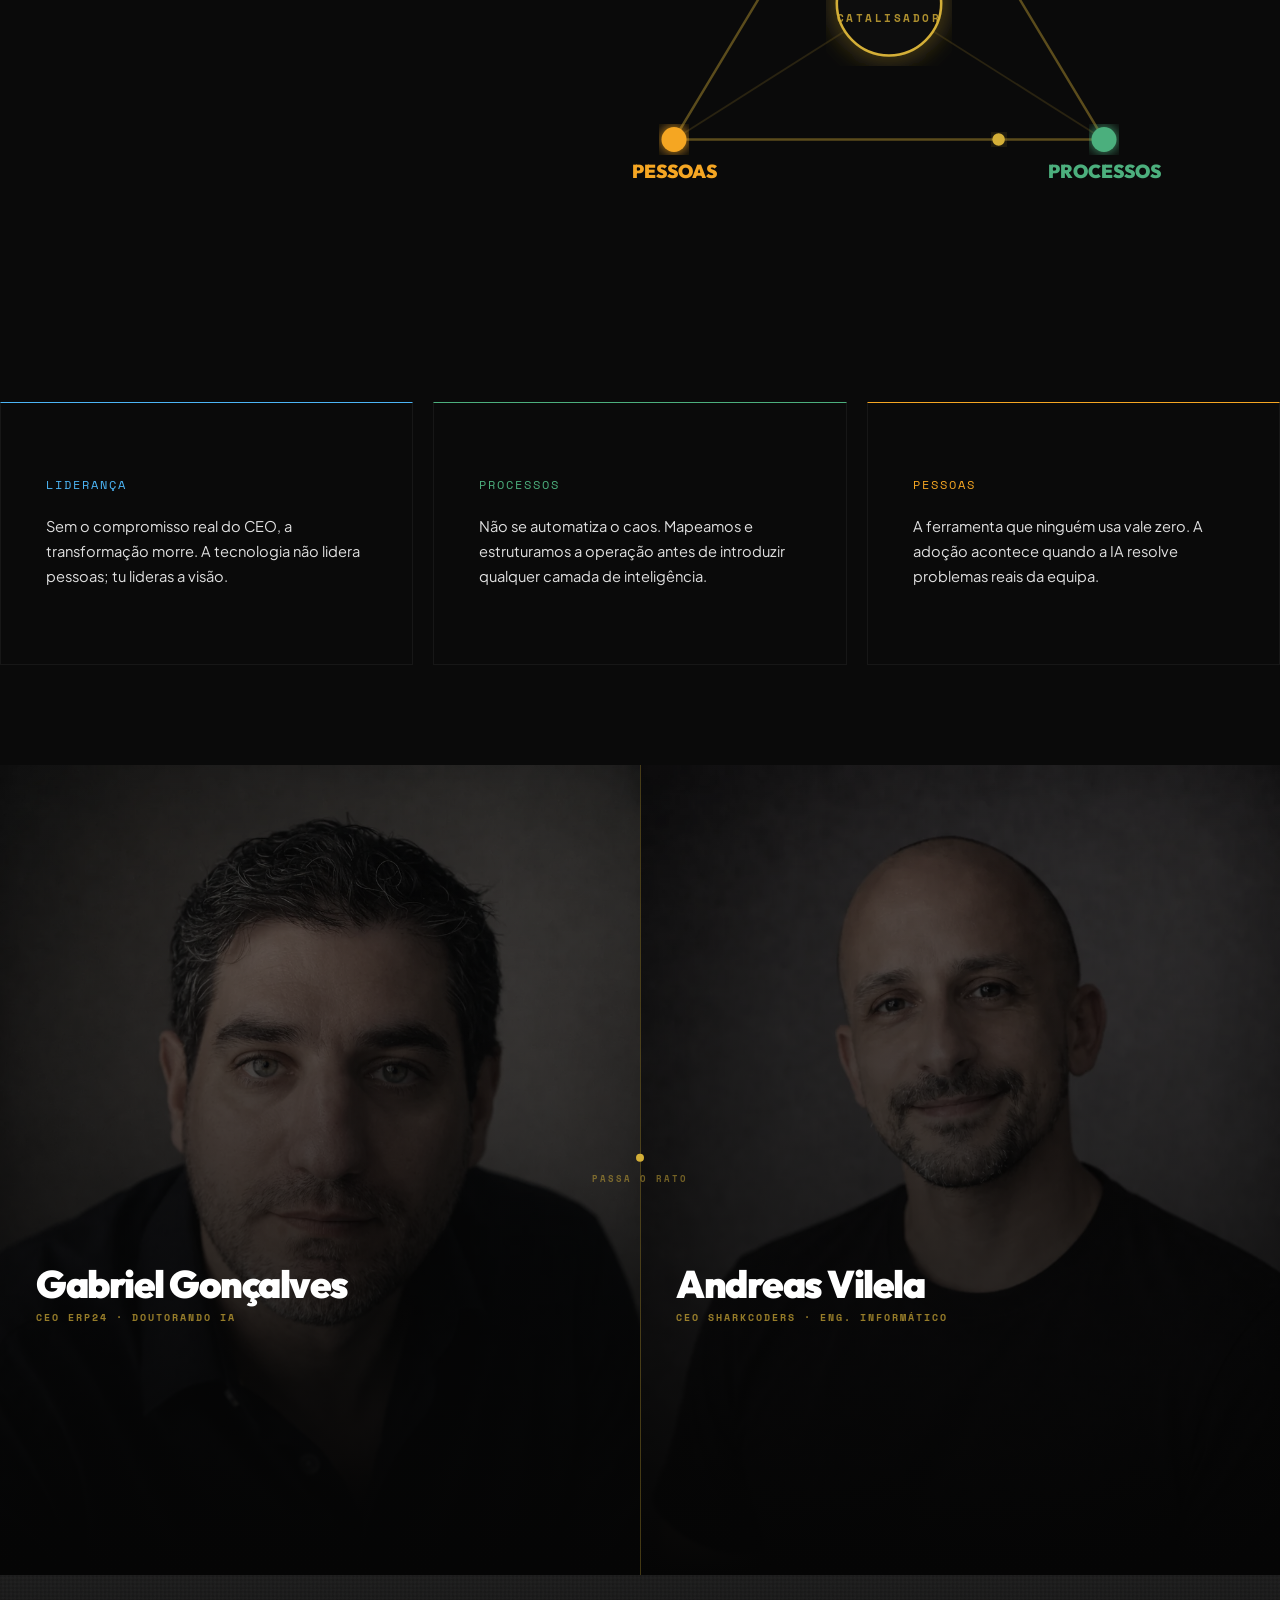
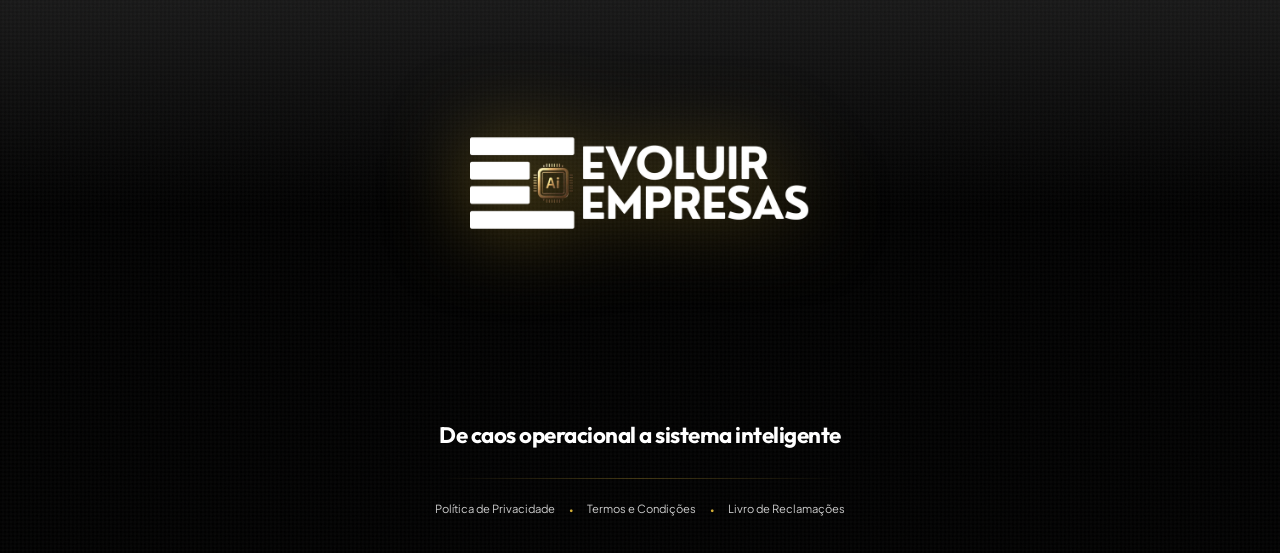
<file: quem-somos/index.html>
<!DOCTYPE html>
<html lang="pt-PT">
<head>
<meta charset="utf-8">
<meta name="color-scheme" content="dark">
<meta name="theme-color" content="#050505">
<style>html{background:#050505}@view-transition{navigation:auto}@media(prefers-reduced-motion:reduce){::view-transition-old(root){animation:evfo .12s linear both}::view-transition-new(root){animation:evfi .12s linear both}}@keyframes evfo{to{opacity:0}}@keyframes evfi{from{opacity:0}}</style>
<meta name="viewport" content="width=device-width, initial-scale=1">
<title>Quem Somos · Gabriel Gonçalves e Andreas Vilela · Evoluir Empresas AI</title>
<meta name="description" content="Gabriel Gonçalves e Andreas Vilela. Dois fundadores que implementam transformação digital e IA em PMEs portuguesas, com método e resultados mensuráveis.">
<meta name="robots" content="noindex,nofollow">
<link rel="canonical" href="https://suporte-erp24.github.io/quem-somos/">
<meta property="og:type" content="website">
<meta property="og:locale" content="pt_PT">
<meta property="og:site_name" content="Evoluir Empresas AI">
<meta property="og:title" content="Quem Somos · Gabriel Gonçalves e Andreas Vilela · Evoluir Empresas AI">
<meta property="og:description" content="Gabriel Gonçalves e Andreas Vilela. Dois fundadores que implementam transformação digital e IA em PMEs portuguesas, com método e resultados mensuráveis.">
<meta property="og:url" content="https://suporte-erp24.github.io/quem-somos/">
<meta property="og:image" content="https://suporte-erp24.github.io/assets/img/1000111042_1x.webp">
<meta name="twitter:card" content="summary_large_image">
<meta name="twitter:title" content="Quem Somos · Gabriel Gonçalves e Andreas Vilela · Evoluir Empresas AI">
<meta name="twitter:description" content="Gabriel Gonçalves e Andreas Vilela. Dois fundadores que implementam transformação digital e IA em PMEs portuguesas, com método e resultados mensuráveis.">
<meta name="twitter:image" content="https://suporte-erp24.github.io/assets/img/1000111042_1x.webp">
<link rel="icon" href="/favicon.ico" sizes="any">
<link rel="apple-touch-icon" href="/assets/img/apple-touch-icon.png">
<link rel="preload" as="font" type="font/woff2" crossorigin href="/assets/fonts/QGYvz_MVcBeNP4NJtEtq.woff2">
<link rel="preload" as="font" type="font/woff2" crossorigin href="/assets/fonts/LDIoaomQNQcsA88c7O9yZ4KMCoOg4Ko20yw.woff2">
<link rel="preload" as="image" fetchpriority="high" href="/assets/img/untitled_design_9_1x.webp" media="(max-width:768px)">
<link rel="preload" as="image" fetchpriority="high" href="/assets/img/untitled_design_7_1x.webp" media="(min-width:769px)">
<style>@font-face{font-family:'Outfit';font-style:normal;font-weight:300;font-display:swap;src:url(/assets/fonts/QGYvz_MVcBeNP4NJuktqQ4E.woff2) format('woff2');unicode-range:U+0100-02BA,U+02BD-02C5,U+02C7-02CC,U+02CE-02D7,U+02DD-02FF,U+0304,U+0308,U+0329,U+1D00-1DBF,U+1E00-1E9F,U+1EF2-1EFF,U+2020,U+20A0-20AB,U+20AD-20C4,U+2113,U+2C60-2C7F,U+A720-A7FF}@font-face{font-family:'Outfit';font-style:normal;font-weight:300;font-display:swap;src:url(/assets/fonts/QGYvz_MVcBeNP4NJtEtq.woff2) format('woff2');unicode-range:U+0000-00FF,U+0131,U+0152-0153,U+02BB-02BC,U+02C6,U+02DA,U+02DC,U+0304,U+0308,U+0329,U+2000-206F,U+20AC,U+2122,U+2191,U+2193,U+2212,U+2215,U+FEFF,U+FFFD}@font-face{font-family:'Outfit';font-style:normal;font-weight:400;font-display:swap;src:url(/assets/fonts/QGYvz_MVcBeNP4NJuktqQ4E.woff2) format('woff2');unicode-range:U+0100-02BA,U+02BD-02C5,U+02C7-02CC,U+02CE-02D7,U+02DD-02FF,U+0304,U+0308,U+0329,U+1D00-1DBF,U+1E00-1E9F,U+1EF2-1EFF,U+2020,U+20A0-20AB,U+20AD-20C4,U+2113,U+2C60-2C7F,U+A720-A7FF}@font-face{font-family:'Outfit';font-style:normal;font-weight:400;font-display:swap;src:url(/assets/fonts/QGYvz_MVcBeNP4NJtEtq.woff2) format('woff2');unicode-range:U+0000-00FF,U+0131,U+0152-0153,U+02BB-02BC,U+02C6,U+02DA,U+02DC,U+0304,U+0308,U+0329,U+2000-206F,U+20AC,U+2122,U+2191,U+2193,U+2212,U+2215,U+FEFF,U+FFFD}@font-face{font-family:'Outfit';font-style:normal;font-weight:700;font-display:swap;src:url(/assets/fonts/QGYvz_MVcBeNP4NJuktqQ4E.woff2) format('woff2');unicode-range:U+0100-02BA,U+02BD-02C5,U+02C7-02CC,U+02CE-02D7,U+02DD-02FF,U+0304,U+0308,U+0329,U+1D00-1DBF,U+1E00-1E9F,U+1EF2-1EFF,U+2020,U+20A0-20AB,U+20AD-20C4,U+2113,U+2C60-2C7F,U+A720-A7FF}@font-face{font-family:'Outfit';font-style:normal;font-weight:700;font-display:swap;src:url(/assets/fonts/QGYvz_MVcBeNP4NJtEtq.woff2) format('woff2');unicode-range:U+0000-00FF,U+0131,U+0152-0153,U+02BB-02BC,U+02C6,U+02DA,U+02DC,U+0304,U+0308,U+0329,U+2000-206F,U+20AC,U+2122,U+2191,U+2193,U+2212,U+2215,U+FEFF,U+FFFD}@font-face{font-family:'Outfit';font-style:normal;font-weight:800;font-display:swap;src:url(/assets/fonts/QGYvz_MVcBeNP4NJuktqQ4E.woff2) format('woff2');unicode-range:U+0100-02BA,U+02BD-02C5,U+02C7-02CC,U+02CE-02D7,U+02DD-02FF,U+0304,U+0308,U+0329,U+1D00-1DBF,U+1E00-1E9F,U+1EF2-1EFF,U+2020,U+20A0-20AB,U+20AD-20C4,U+2113,U+2C60-2C7F,U+A720-A7FF}@font-face{font-family:'Outfit';font-style:normal;font-weight:800;font-display:swap;src:url(/assets/fonts/QGYvz_MVcBeNP4NJtEtq.woff2) format('woff2');unicode-range:U+0000-00FF,U+0131,U+0152-0153,U+02BB-02BC,U+02C6,U+02DA,U+02DC,U+0304,U+0308,U+0329,U+2000-206F,U+20AC,U+2122,U+2191,U+2193,U+2212,U+2215,U+FEFF,U+FFFD}@font-face{font-family:'Outfit';font-style:normal;font-weight:900;font-display:swap;src:url(/assets/fonts/QGYvz_MVcBeNP4NJuktqQ4E.woff2) format('woff2');unicode-range:U+0100-02BA,U+02BD-02C5,U+02C7-02CC,U+02CE-02D7,U+02DD-02FF,U+0304,U+0308,U+0329,U+1D00-1DBF,U+1E00-1E9F,U+1EF2-1EFF,U+2020,U+20A0-20AB,U+20AD-20C4,U+2113,U+2C60-2C7F,U+A720-A7FF}@font-face{font-family:'Outfit';font-style:normal;font-weight:900;font-display:swap;src:url(/assets/fonts/QGYvz_MVcBeNP4NJtEtq.woff2) format('woff2');unicode-range:U+0000-00FF,U+0131,U+0152-0153,U+02BB-02BC,U+02C6,U+02DA,U+02DC,U+0304,U+0308,U+0329,U+2000-206F,U+20AC,U+2122,U+2191,U+2193,U+2212,U+2215,U+FEFF,U+FFFD}@font-face{font-family:'Plus Jakarta Sans';font-style:normal;font-weight:400;font-display:swap;src:url(/assets/fonts/LDIoaomQNQcsA88c7O9yZ4KMCoOg4Ko40yyygA.woff2) format('woff2');unicode-range:U+0100-02BA,U+02BD-02C5,U+02C7-02CC,U+02CE-02D7,U+02DD-02FF,U+0304,U+0308,U+0329,U+1D00-1DBF,U+1E00-1E9F,U+1EF2-1EFF,U+2020,U+20A0-20AB,U+20AD-20C4,U+2113,U+2C60-2C7F,U+A720-A7FF}@font-face{font-family:'Plus Jakarta Sans';font-style:normal;font-weight:400;font-display:swap;src:url(/assets/fonts/LDIoaomQNQcsA88c7O9yZ4KMCoOg4Ko20yw.woff2) format('woff2');unicode-range:U+0000-00FF,U+0131,U+0152-0153,U+02BB-02BC,U+02C6,U+02DA,U+02DC,U+0304,U+0308,U+0329,U+2000-206F,U+20AC,U+2122,U+2191,U+2193,U+2212,U+2215,U+FEFF,U+FFFD}@font-face{font-family:'Plus Jakarta Sans';font-style:normal;font-weight:500;font-display:swap;src:url(/assets/fonts/LDIoaomQNQcsA88c7O9yZ4KMCoOg4Ko40yyygA.woff2) format('woff2');unicode-range:U+0100-02BA,U+02BD-02C5,U+02C7-02CC,U+02CE-02D7,U+02DD-02FF,U+0304,U+0308,U+0329,U+1D00-1DBF,U+1E00-1E9F,U+1EF2-1EFF,U+2020,U+20A0-20AB,U+20AD-20C4,U+2113,U+2C60-2C7F,U+A720-A7FF}@font-face{font-family:'Plus Jakarta Sans';font-style:normal;font-weight:500;font-display:swap;src:url(/assets/fonts/LDIoaomQNQcsA88c7O9yZ4KMCoOg4Ko20yw.woff2) format('woff2');unicode-range:U+0000-00FF,U+0131,U+0152-0153,U+02BB-02BC,U+02C6,U+02DA,U+02DC,U+0304,U+0308,U+0329,U+2000-206F,U+20AC,U+2122,U+2191,U+2193,U+2212,U+2215,U+FEFF,U+FFFD}@font-face{font-family:'Plus Jakarta Sans';font-style:normal;font-weight:600;font-display:swap;src:url(/assets/fonts/LDIoaomQNQcsA88c7O9yZ4KMCoOg4Ko40yyygA.woff2) format('woff2');unicode-range:U+0100-02BA,U+02BD-02C5,U+02C7-02CC,U+02CE-02D7,U+02DD-02FF,U+0304,U+0308,U+0329,U+1D00-1DBF,U+1E00-1E9F,U+1EF2-1EFF,U+2020,U+20A0-20AB,U+20AD-20C4,U+2113,U+2C60-2C7F,U+A720-A7FF}@font-face{font-family:'Plus Jakarta Sans';font-style:normal;font-weight:600;font-display:swap;src:url(/assets/fonts/LDIoaomQNQcsA88c7O9yZ4KMCoOg4Ko20yw.woff2) format('woff2');unicode-range:U+0000-00FF,U+0131,U+0152-0153,U+02BB-02BC,U+02C6,U+02DA,U+02DC,U+0304,U+0308,U+0329,U+2000-206F,U+20AC,U+2122,U+2191,U+2193,U+2212,U+2215,U+FEFF,U+FFFD}@font-face{font-family:'Plus Jakarta Sans';font-style:normal;font-weight:700;font-display:swap;src:url(/assets/fonts/LDIoaomQNQcsA88c7O9yZ4KMCoOg4Ko40yyygA.woff2) format('woff2');unicode-range:U+0100-02BA,U+02BD-02C5,U+02C7-02CC,U+02CE-02D7,U+02DD-02FF,U+0304,U+0308,U+0329,U+1D00-1DBF,U+1E00-1E9F,U+1EF2-1EFF,U+2020,U+20A0-20AB,U+20AD-20C4,U+2113,U+2C60-2C7F,U+A720-A7FF}@font-face{font-family:'Plus Jakarta Sans';font-style:normal;font-weight:700;font-display:swap;src:url(/assets/fonts/LDIoaomQNQcsA88c7O9yZ4KMCoOg4Ko20yw.woff2) format('woff2');unicode-range:U+0000-00FF,U+0131,U+0152-0153,U+02BB-02BC,U+02C6,U+02DA,U+02DC,U+0304,U+0308,U+0329,U+2000-206F,U+20AC,U+2122,U+2191,U+2193,U+2212,U+2215,U+FEFF,U+FFFD}@font-face{font-family:'Space Mono';font-style:normal;font-weight:400;font-display:swap;src:url(/assets/fonts/i7dPIFZifjKcF5UAWdDRYE98RWq7.woff2) format('woff2');unicode-range:U+0100-02BA,U+02BD-02C5,U+02C7-02CC,U+02CE-02D7,U+02DD-02FF,U+0304,U+0308,U+0329,U+1D00-1DBF,U+1E00-1E9F,U+1EF2-1EFF,U+2020,U+20A0-20AB,U+20AD-20C4,U+2113,U+2C60-2C7F,U+A720-A7FF}@font-face{font-family:'Space Mono';font-style:normal;font-weight:400;font-display:swap;src:url(/assets/fonts/i7dPIFZifjKcF5UAWdDRYEF8RQ.woff2) format('woff2');unicode-range:U+0000-00FF,U+0131,U+0152-0153,U+02BB-02BC,U+02C6,U+02DA,U+02DC,U+0304,U+0308,U+0329,U+2000-206F,U+20AC,U+2122,U+2191,U+2193,U+2212,U+2215,U+FEFF,U+FFFD}@font-face{font-family:'Space Mono';font-style:normal;font-weight:700;font-display:swap;src:url(/assets/fonts/i7dMIFZifjKcF5UAWdDRaPpZUFuaHjyV.woff2) format('woff2');unicode-range:U+0100-02BA,U+02BD-02C5,U+02C7-02CC,U+02CE-02D7,U+02DD-02FF,U+0304,U+0308,U+0329,U+1D00-1DBF,U+1E00-1E9F,U+1EF2-1EFF,U+2020,U+20A0-20AB,U+20AD-20C4,U+2113,U+2C60-2C7F,U+A720-A7FF}@font-face{font-family:'Space Mono';font-style:normal;font-weight:700;font-display:swap;src:url(/assets/fonts/i7dMIFZifjKcF5UAWdDRaPpZUFWaHg.woff2) format('woff2');unicode-range:U+0000-00FF,U+0131,U+0152-0153,U+02BB-02BC,U+02C6,U+02DA,U+02DC,U+0304,U+0308,U+0329,U+2000-206F,U+20AC,U+2122,U+2191,U+2193,U+2212,U+2215,U+FEFF,U+FFFD}.ev-cookies{position:fixed;left:auto;right:16px;bottom:16px;z-index:99999;max-width:430px;background:#0d0d0d;border:1px solid #2a2a2a;border-radius:12px;padding:14px 16px;display:flex;gap:12px;align-items:center;flex-wrap:wrap;box-shadow:0 14px 40px rgba(0,0,0,.6);font-family:'Plus Jakarta Sans',system-ui,sans-serif}.ev-cookies p{margin:0;flex:1 1 100%;color:#cfcfcf;font-size:.8125rem;line-height:1.45}.ev-cookies a{color:#e8b63a;text-decoration:underline}.ev-cookies button{border:0;border-radius:9px;padding:10px 18px;font-weight:700;cursor:pointer;font-size:.8125rem;font-family:inherit}.ev-cookies .ev-sim{background:#e8b63a;color:#111}.ev-cookies .ev-nao{background:transparent;color:#bdbdbd;border:1px solid #3a3a3a}.ev-cookies div{display:flex;gap:10px;margin-left:auto}@media(max-width:640px){.ev-cookies{left:12px;right:12px;max-width:none}.ev-cookies button{flex:1}}:root{--primary:#2fc6f6 !important;--primary-darken-1:hsl(194.47,92%,55%);--primary-darken-2:hsl(194.47,92%,52%);--primary-darken-3:hsl(194.47,92%,47%);--primary-lighten-1:hsl(194.47,92%,67%);--primary-opacity-0:rgba(47,198,246,0);--primary-opacity-0_05:rgba(47,198,246,0.05);--primary-opacity-0_1:rgba(47,198,246,0.1);--primary-opacity-0_15:rgba(47,198,246,0.15);--primary-opacity-0_2:rgba(47,198,246,0.2);--primary-opacity-0_25:rgba(47,198,246,0.25);--primary-opacity-0_3:rgba(47,198,246,0.3);--primary-opacity-0_35:rgba(47,198,246,0.35);--primary-opacity-0_4:rgba(47,198,246,0.4);--primary-opacity-0_45:rgba(47,198,246,0.45);--primary-opacity-0_5:rgba(47,198,246,0.5);--primary-opacity-0_55:rgba(47,198,246,0.55);--primary-opacity-0_6:rgba(47,198,246,0.6);--primary-opacity-0_65:rgba(47,198,246,0.65);--primary-opacity-0_7:rgba(47,198,246,0.7);--primary-opacity-0_75:rgba(47,198,246,0.75);--primary-opacity-0_8:rgba(47,198,246,0.8);--primary-opacity-0_85:rgba(47,198,246,0.85);--primary-opacity-0_9:rgba(47,198,246,0.9);--primary-opacity-0_95:rgba(47,198,246,0.95);--theme-color-main:hsl(194.47,20%,20%);--theme-color-secondary:hsl(194.47,20%,80%);--theme-color-title:hsl(194.47,20%,20%);--theme-color-strict-inverse:#ffffff}html{font-size:14px}body{font-size:1rem}.g-font-size-default{font-size:1rem}main.landing-public-mode{line-height:1.6;font-weight:400}.landing-public-mode .h1,.landing-public-mode .h2,.landing-public-mode .h3,.landing-public-mode .h4,.landing-public-mode .h5,.landing-public-mode .h6,.landing-public-mode .h7,.landing-public-mode h1,.landing-public-mode h2,.landing-public-mode h3,.landing-public-mode h4,.landing-public-mode h5,.landing-public-mode h6{font-weight:400}body{padding-top:90px !important;margin:0 !important}@media(max-width:968px){body{padding-top:70px !important}}main.landing-public-mode{padding-top:0 !important}:root{--gold-primary:#D4AF37;--gold-gradient:linear-gradient(135deg,#D4AF37 0%,#F0C75E 100%)}.workshop-header{background-color:rgba(5,5,5,0.95);backdrop-filter:blur(10px);height:90px;padding:0 1.5rem;position:fixed;top:0;left:0;right:0;z-index:99999;border-bottom:1px solid rgba(212,175,55,0.3);display:flex;align-items:center}.workshop-header-container{max-width:1400px;width:100%;margin:0 auto;display:flex;justify-content:space-between;align-items:center}.workshop-header-logo img{height:115px;width:auto;position:relative;top:15px;filter:drop-shadow(0 0 15px rgba(212,175,55,0.5));transition:all 0.3s ease}.workshop-header-logo:hover img{transform:scale(1.05);filter:drop-shadow(0 0 25px rgba(212,175,55,0.8))}.workshop-header-nav{display:flex;align-items:center;gap:2.5rem;list-style:none;margin:0;padding:0}.workshop-header-nav li a.nav-link{color:#fff;text-decoration:none;font-family:'Plus Jakarta Sans',sans-serif;font-size:0.95rem;font-weight:600;text-transform:uppercase;letter-spacing:0.5px;opacity:0.8;transition:all 0.3s ease;border-bottom:2px solid transparent;padding-bottom:2px}.workshop-header-nav li a.nav-link:hover{color:var(--gold-primary);opacity:1;border-bottom:2px solid var(--gold-primary)}ul.workshop-header-nav li a.workshop-header-cta{padding:0.75rem 2rem !important;background:var(--gold-gradient) !important;color:#000 !important;border-radius:6px !important;font-family:'Outfit',sans-serif !important;font-size:0.85rem !important;font-weight:700 !important;text-transform:uppercase !important;letter-spacing:1px !important;opacity:1 !important;text-decoration:none !important;border:none !important;transition:all 0.3s !important}ul.workshop-header-nav li a.workshop-header-cta:hover{transform:translateY(-3px) !important;box-shadow:0 0 25px rgba(212,175,55,0.6) !important}.hamburger{display:none;cursor:pointer;background:transparent;border:none;z-index:1002;padding:10px}.bar{display:block;width:25px;height:3px;margin:5px auto;background-color:var(--gold-primary);border-radius:2px;transition:all 0.3s ease-in-out}.hamburger.active .bar:nth-child(2){opacity:0}.hamburger.active .bar:nth-child(1){transform:translateY(8px) rotate(45deg)}.hamburger.active .bar:nth-child(3){transform:translateY(-8px) rotate(-45deg)}@media(max-width:968px){.workshop-header{height:70px;padding:0 1rem}.workshop-header-logo img{height:90px;top:10px}.hamburger{display:block}.workshop-header-nav{position:fixed;left:-100%;top:70px;flex-direction:column;gap:1.5rem;background-color:rgba(5,5,5,0.98);backdrop-filter:blur(15px);width:100%;text-align:center;padding:3rem 2rem;border-bottom:1px solid var(--gold-primary);height:calc(100vh - 70px);overflow-y:auto;transition:0.4s cubic-bezier(0.4,0,0.2,1)}.workshop-header-nav.active{left:0}.workshop-header-nav li a.nav-link{font-size:1.3rem;display:block;padding:15px 0;border-bottom:1px solid rgba(255,255,255,0.08)}ul.workshop-header-nav li a.workshop-header-cta{display:inline-block !important;width:100% !important;margin-top:2rem !important;padding:1rem !important}}.workshop-hero{background-color:#050505;color:#fff;padding:12rem 1.5rem 8rem;position:relative;overflow:hidden;border-bottom:1px solid #D4AF37;min-height:85vh;display:flex;align-items:center;justify-content:center;font-family:'Plus Jakarta Sans',sans-serif;background-image:url('/assets/img/untitled_design_7_1x.webp');background-repeat:no-repeat;background-size:cover;background-position:center 15%}.workshop-hero::after{content:'';position:absolute;top:0;left:0;width:100%;height:100%;background:linear-gradient(to bottom,rgba(0,0,0,0.3) 0%,rgba(0,0,0,0) 30%,rgba(0,0,0,0) 60%,rgba(5,5,5,1) 100%);z-index:1;pointer-events:none}.mobile-hero-visual{display:none}.workshop-hero-container{max-width:900px;margin:0 auto;text-align:center;position:relative;z-index:10}.workshop-hero-chip{display:inline-flex;align-items:center;gap:8px;min-height:28px;padding:0 14px;border:1px solid rgba(212,175,55,0.4);background:rgba(0,0,0,0.45);backdrop-filter:blur(10px);font-family:'Plus Jakarta Sans',sans-serif;font-size:10px;font-weight:700;letter-spacing:3px;color:#D4AF37;text-transform:uppercase;margin-bottom:28px}.workshop-hero-chip-dot{width:5px;height:5px;border-radius:50%;background:#D4AF37}.workshop-hero-headline{font-family:'Outfit',sans-serif !important;font-size:clamp(36px,5vw,72px) !important;font-weight:900 !important;line-height:1.06 !important;letter-spacing:-2px;margin:0 0 1.5rem 0;color:#fff;text-shadow:0 4px 30px rgba(0,0,0,0.8)}.workshop-hero-headline .highlight{color:#D4AF37;font-style:italic}.workshop-hero-promise{font-size:1.3rem;line-height:1.8;color:rgba(255,255,255,0.82);margin-bottom:0;max-width:820px;margin-left:auto;margin-right:auto;text-shadow:0 2px 15px rgba(0,0,0,1)}@media (max-width:968px){.workshop-hero{display:block;padding:0 0 4rem 0;min-height:auto;background-image:none !important}.workshop-hero::after{display:none}.mobile-hero-visual{display:block;width:100%;height:60vh;background-image:url('/assets/img/untitled_design_9_1x.webp');background-size:cover;background-position:center top;position:relative;z-index:0;-webkit-mask-image:linear-gradient(to bottom,black 85%,transparent 100%);mask-image:linear-gradient(to bottom,black 85%,transparent 100%)}.workshop-hero-container{padding:0 1.5rem;margin-top:-2rem}.workshop-hero-headline{font-size:2.4rem !important;line-height:1.1 !important;letter-spacing:-1px !important}.workshop-hero-promise{font-size:1.08rem;max-width:100%}.workshop-hero-chip{margin-bottom:20px}}@import url('https://fonts.googleapis.com/css2?family=Outfit:wght@700;800;900&family=Plus+Jakarta+Sans:wght@400;500;600&family=Space+Mono:wght@700&display=swap');.qs-main-container{background:#0a0a0a;color:#ffffff;font-family:'Plus Jakarta Sans',sans-serif;overflow:hidden}.qs-side-title h2{font-family:'Outfit',sans-serif;font-size:clamp(40px,5vw,70px);font-weight:900;line-height:1;letter-spacing:-2px;margin:0;color:#ffffff}.qs-side-title h2 em{color:#D4AF37;font-style:italic}.qs-body-text{font-size:1.25rem;line-height:1.8;color:#f0f0f0}.qs-body-text p{margin-bottom:2.5rem}.qs-body-text strong{color:#ffffff;font-weight:700}.qs-label{font-family:'Space Mono',monospace;font-size:12px;font-weight:700;letter-spacing:4px;color:#D4AF37;text-transform:uppercase;margin-bottom:25px;display:block}.qs-section-grid{display:grid;grid-template-columns:1fr 1.8fr;gap:80px;max-width:1400px;margin:0 auto;padding:120px 5%;align-items:start}.qs-side-sticky{position:sticky;top:120px}.qs-values-row{display:grid;grid-template-columns:repeat(3,1fr);gap:2rem;max-width:1400px;margin:0 auto 120px;padding:0 5%}.qs-value-card{padding:4.5rem 2.5rem;border:1px solid rgba(212,175,55,0.3);background:#0a0a0a;transition:all 0.4s ease}.qs-value-card:hover{border-color:#D4AF37;transform:translateY(-8px);box-shadow:0 20px 40px rgba(0,0,0,0.8)}.qs-value-card h3{font-family:'Outfit',sans-serif;color:#ffffff;font-size:1.6rem;font-weight:800;margin-bottom:1.5rem;text-transform:uppercase}.qs-value-card p{color:#d1d1d1;font-size:1.1rem;line-height:1.6}.qs-method-section{border-top:1px solid rgba(255,255,255,0.1);background:#0a0a0a}.qs-pillars-footer{display:grid;grid-template-columns:repeat(3,1fr);gap:20px;max-width:1400px;margin:0 auto}.qs-pillar-card{background:#0a0a0a;padding:60px 45px;border-top:5px solid transparent;border:1px solid rgba(255,255,255,0.05)}.qs-pillar-card p{color:#e0e0e0;font-size:1.05rem;line-height:1.7}@media (max-width:1024px){.qs-section-grid{grid-template-columns:1fr;gap:40px;padding:80px 5%}.qs-side-sticky{position:static}.qs-values-row,.qs-pillars-footer{grid-template-columns:1fr}}.mentors-anchor{padding-top:100px;background:#0a0a0a}.qs-split{display:flex;height:90vh;min-height:600px;max-height:900px;position:relative;overflow:hidden;background:#050505}.qs-panel{position:relative;flex:1;overflow:hidden;cursor:pointer;transition:flex .7s cubic-bezier(.4,0,.2,1)}.qs-split:hover .qs-panel{flex:.35}.qs-split .qs-panel:hover{flex:.65}.qs-panel-bg{position:absolute;inset:0;background-size:cover;background-position:center top;filter:grayscale(40%) brightness(.55);transition:filter .7s ease,transform .7s ease}.qs-panel:hover .qs-panel-bg{filter:grayscale(0%) brightness(.7);transform:scale(1.04)}.qs-panel::after{content:'';position:absolute;inset:0;background:linear-gradient(to top,rgba(5,5,5,1) 0%,rgba(5,5,5,.6) 40%,rgba(5,5,5,.1) 100%);transition:opacity .5s}.qs-divider{position:absolute;top:0;bottom:0;left:50%;width:1px;background:rgba(212,175,55,.3);z-index:10;pointer-events:none;transition:left .7s cubic-bezier(.4,0,.2,1)}.qs-split:hover .qs-divider{opacity:0}.qs-panel-body{position:absolute;bottom:0;left:0;right:0;z-index:5;padding:40px 36px}.qs-p-chip{display:inline-flex;align-items:center;gap:6px;font-family:'Space Mono',monospace!important;font-size:9px!important;font-weight:700!important;letter-spacing:2px;color:#D4AF37;text-transform:uppercase;border:1px solid rgba(212,175,55,.3);padding:4px 10px;margin-bottom:14px;opacity:0;transform:translateY(8px);transition:opacity .4s ease .1s,transform .4s ease .1s}.qs-panel:hover .qs-p-chip{opacity:1;transform:translateY(0)}.qs-p-name{font-family:'Outfit',sans-serif!important;font-size:clamp(28px,3vw,48px)!important;font-weight:900!important;line-height:1.05!important;letter-spacing:-1.5px!important;color:#fff!important;display:block!important;margin-bottom:6px!important}.qs-p-role{font-family:'Space Mono',monospace!important;font-size:10px!important;font-weight:700!important;letter-spacing:2px;color:rgba(212,175,55,.7);text-transform:uppercase;display:block!important;margin-bottom:20px!important}.qs-p-bio{font-family:'Plus Jakarta Sans',sans-serif!important;font-size:14px!important;color:rgba(237,234,227,.75)!important;line-height:1.7!important;max-width:340px;display:block!important;opacity:0;transform:translateY(12px);transition:opacity .5s ease .2s,transform .5s ease .2s;margin-bottom:20px!important}.qs-panel:hover .qs-p-bio{opacity:1;transform:translateY(0)}.qs-p-stats{display:flex;gap:24px;flex-wrap:wrap;opacity:0;transform:translateY(10px);transition:opacity .5s ease .3s,transform .5s ease .3s}.qs-panel:hover .qs-p-stats{opacity:1;transform:translateY(0)}.qs-p-stat-n{font-family:'Outfit',sans-serif!important;font-size:22px!important;font-weight:900!important;color:#fff!important;display:block!important;line-height:1!important}.qs-p-stat-l{font-size:10px!important;color:rgba(237,234,227,.4)!important;text-transform:uppercase;letter-spacing:1px;font-family:'Plus Jakarta Sans',sans-serif!important}.qs-p-linkedin{display:inline-flex;align-items:center;gap:6px;margin-top:20px;font-family:'Space Mono',monospace!important;font-size:9px!important;font-weight:700!important;letter-spacing:1.5px;text-transform:uppercase;color:#4CB5F5;border:1px solid rgba(76,181,245,.3);padding:8px 14px;text-decoration:none;transition:all .2s;opacity:0;transform:translateY(8px);transition:opacity .5s ease .4s,transform .5s ease .4s,background .2s,border-color .2s}.qs-panel:hover .qs-p-linkedin{opacity:1;transform:translateY(0)}.qs-p-linkedin:hover{background:rgba(76,181,245,.08);border-color:rgba(76,181,245,.5)}.qs-p-linkedin svg{width:12px;height:12px;fill:#4CB5F5;flex-shrink:0}.qs-hint{position:absolute;top:50%;left:50%;transform:translate(-50%,-50%);z-index:20;pointer-events:none;display:flex;flex-direction:column;align-items:center;gap:10px;transition:opacity .4s}.qs-split:hover .qs-hint{opacity:0}.qs-hint-dot{width:8px;height:8px;border-radius:50%;background:#D4AF37;animation:hintPulse 2s ease-in-out infinite}@keyframes hintPulse{0%,100%{transform:scale(1);opacity:.7}50%{transform:scale(1.4);opacity:1}}.qs-hint-txt{font-family:'Space Mono',monospace;font-size:9px;font-weight:700;letter-spacing:2px;color:rgba(212,175,55,.5);text-transform:uppercase}@media(max-width:768px){.qs-split{flex-direction:column;height:auto;max-height:none}.qs-panel{flex:none!important;height:70vh}.qs-split:hover .qs-panel{flex:none!important}.qs-divider{display:none}.qs-hint{display:none}.qs-p-chip{opacity:1;transform:none}.qs-p-bio{opacity:1;transform:none}.qs-p-stats{opacity:1;transform:none}.qs-p-linkedin{opacity:1;transform:none}.qs-panel-body{padding:28px 20px}}.workshop-footer{background:linear-gradient(180deg,#1a1a1a 0%,#000000 40%);position:relative;padding:4rem 1.5rem 2.5rem;overflow:hidden}.footer-noise-overlay{position:absolute;top:0;left:0;width:100%;height:100%;background-image:repeating-linear-gradient(0deg,transparent,transparent 2px,rgba(255,255,255,0.03) 2px,rgba(255,255,255,0.03) 4px),repeating-linear-gradient(90deg,transparent,transparent 2px,rgba(255,255,255,0.03) 2px,rgba(255,255,255,0.03) 4px);opacity:0.4;z-index:0;pointer-events:none}.footer-noise-overlay::after{content:'';position:absolute;top:0;left:0;width:100%;height:100%;background:url("data:image/svg+xml,%3Csvg viewBox='0 0 400 400' xmlns='http://www.w3.org/2000/svg'%3E%3Cfilter id='noiseFilter'%3E%3CfeTurbulence type='fractalNoise' baseFrequency='0.9' numOctaves='4' stitchTiles='stitch'/%3E%3C/filter%3E%3Crect width='100%25' height='100%25' filter='url(%23noiseFilter)' opacity='0.08'/%3E%3C/svg%3E");opacity:0.6;pointer-events:none}.workshop-footer-container{max-width:1200px;margin:0 auto;position:relative;z-index:2;text-align:center}.footer-logo-wrapper{position:relative;display:inline-block;margin-bottom:1.5rem}.footer-main-logo{height:340px;width:auto;position:relative;z-index:1;filter:drop-shadow(0 0 40px rgba(212,175,55,0.5));animation:logoPulse 2.5s ease-in-out infinite;transition:transform 0.4s cubic-bezier(0.34,1.56,0.64,1)}@keyframes logoPulse{0%,100%{filter:drop-shadow(0 0 40px rgba(212,175,55,0.5));transform:scale(1)}50%{filter:drop-shadow(0 0 60px rgba(212,175,55,0.8));transform:scale(1.03)}}.footer-main-logo:hover{animation:logoPulseFast 1.2s ease-in-out infinite}@keyframes logoPulseFast{0%,100%{filter:drop-shadow(0 0 50px rgba(212,175,55,0.7));transform:scale(1.02)}50%{filter:drop-shadow(0 0 70px rgba(212,175,55,1));transform:scale(1.06)}}.footer-statement{font-family:'Outfit',sans-serif;font-weight:700;font-size:1.6rem;color:#FFFFFF;margin-bottom:2rem;letter-spacing:-0.5px;line-height:1.3}.footer-statement-highlight{color:#D4AF37;font-weight:800}.footer-divider{height:1px;background:linear-gradient(90deg,transparent,rgba(212,175,55,0.3),transparent);width:100%;max-width:400px;margin:0 auto 1.5rem}.footer-legal{font-family:'Plus Jakarta Sans',sans-serif;font-size:0.8rem;color:#CCCCCC;display:flex;justify-content:center;align-items:center;gap:1rem;flex-wrap:wrap;position:relative;z-index:10}.footer-legal a{color:#CCCCCC;text-decoration:none;transition:color 0.3s ease;position:relative;z-index:10}.footer-legal a:hover{color:#D4AF37}.footer-bullet{color:#D4AF37;font-size:0.6rem}@media (max-width:768px){.workshop-footer{padding:3.5rem 1.5rem 3rem}.footer-main-logo{height:200px}.footer-statement{font-size:1.25rem;margin-bottom:2.5rem}.footer-divider{margin-bottom:2rem}.footer-legal{font-size:1rem;gap:0.5rem;line-height:2;background:rgba(0,0,0,0.5);padding:1.5rem 1rem;border-radius:8px;flex-direction:column}.footer-legal a{color:#FFFFFF;font-weight:500;padding:0.5rem;display:block;width:100%;text-align:center}.footer-bullet{display:none}}@media (max-width:480px){.footer-main-logo{height:160px}.footer-statement{font-size:1.1rem}.footer-legal{font-size:0.95rem;padding:1.5rem 0.5rem}.footer-legal a{padding:0.8rem}}</style>
<script type="application/ld+json">{"@context":"https://schema.org","@graph":[{"@type":"Organization","@id":"https://suporte-erp24.github.io/#organizacao","name":"Evoluir Empresas AI","url":"https://suporte-erp24.github.io/","description":"Programas de transformação digital e inteligência artificial aplicada a processos para PMEs portuguesas: mentoria, imersões e formação.","areaServed":{"@type":"Country","name":"Portugal"},"knowsAbout":["Transformação digital","Inteligência artificial aplicada a empresas","Gestão de processos de negócio (BPM)","Automação de processos","Agentes de IA","Maturidade digital","Mentoria para CEOs de PME"],"founder":[{"@type":"Person","name":"Gabriel Gonçalves","jobTitle":"CEO da ERP24 e co-fundador da Evoluir Empresas AI","description":"Especialista em BPM e transformação digital, com 20 anos a implementar sistemas em PMEs portuguesas. Professor em MBAs executivos e doutorando em agentes de IA aplicados a negócios."},{"@type":"Person","name":"Andreas Vilela","jobTitle":"CEO da SHARKCODERS e co-fundador da Evoluir Empresas AI","description":"Engenheiro informático e empreendedor tecnológico, com software usado por mais de 30 milhões de pessoas. Fundador da maior rede portuguesa de escolas de tecnologia."}]},{"@type":"WebPage","@id":"https://suporte-erp24.github.io/quem-somos/#pagina","url":"https://suporte-erp24.github.io/quem-somos/","name":"Quem Somos · Gabriel Gonçalves e Andreas Vilela · Evoluir Empresas AI","description":"Gabriel Gonçalves e Andreas Vilela. Dois fundadores que implementam transformação digital e IA em PMEs portuguesas, com método e resultados mensuráveis.","inLanguage":"pt-PT","isPartOf":{"@type":"WebSite","@id":"https://suporte-erp24.github.io/#site","url":"https://suporte-erp24.github.io/","name":"Evoluir Empresas AI","inLanguage":"pt-PT","publisher":{"@id":"https://suporte-erp24.github.io/#organizacao"}},"breadcrumb":{"@type":"BreadcrumbList","itemListElement":[{"@type":"ListItem","position":1,"name":"Início","item":"https://suporte-erp24.github.io/"},{"@type":"ListItem","position":2,"name":"Quem Somos","item":"https://suporte-erp24.github.io/quem-somos/"}]}},{"@type":"Person","name":"Gabriel Gonçalves","jobTitle":"CEO da ERP24 e co-fundador da Evoluir Empresas AI","description":"Especialista em BPM e transformação digital, com 20 anos a implementar sistemas em PMEs portuguesas. Professor em MBAs executivos e doutorando em agentes de IA aplicados a negócios.","@id":"https://suporte-erp24.github.io/quem-somos/#gabrielgonalves","worksFor":{"@id":"https://suporte-erp24.github.io/#organizacao"}},{"@type":"Person","name":"Andreas Vilela","jobTitle":"CEO da SHARKCODERS e co-fundador da Evoluir Empresas AI","description":"Engenheiro informático e empreendedor tecnológico, com software usado por mais de 30 milhões de pessoas. Fundador da maior rede portuguesa de escolas de tecnologia.","@id":"https://suporte-erp24.github.io/quem-somos/#andreasvilela","worksFor":{"@id":"https://suporte-erp24.github.io/#organizacao"}}]}</script>
<script type="speculationrules">{"prefetch":[{"where":{"href_matches":"/*"},"eagerness":"moderate"}]}</script>
</head>
<body>
<main class="w-100 landing-public-mode" >
<div id="b38873" class="block-wrapper block-html">
<section class="landing-block g-pt-0 g-pb-0 g-pl-0 g-pr-0">
	<!-- Google tag (gtag.js) -->

</section></div><div id="b38874" class="block-wrapper block-html">
<section class="landing-block g-pt-0 g-pb-0 g-pl-0 g-pr-0">
	
</section></div><div id="header" class="block-wrapper block-html">
<section class="landing-block g-pt-0 g-pb-0 g-pl-0 g-pr-0">
	

<header class="workshop-header" id="header">
    <div class="workshop-header-container">
        <a href="/" class="workshop-header-logo">
            <img src="/assets/img/4_1x.webp" alt="Evoluir Empresas AI" width="800" height="800" decoding="async">
        </a>
        
        <button class="hamburger" id="hamburger" aria-label="Abrir menu" aria-expanded="false">
            <span class="bar"></span>
            <span class="bar"></span>
            <span class="bar"></span>
        </button>

        <ul class="workshop-header-nav" id="nav-menu">
            <li><a href="/quem-somos" class="nav-link">Quem Somos</a></li>
            <li><a href="/boost" class="nav-link">Boost</a></li>
            <li><a href="/boot-camp" class="nav-link">Boot Camp</a></li>
            <li><a href="/mentoria-evolui" class="nav-link">Mentoria</a></li>
            <li><a href="#form" class="workshop-header-cta">Fala Connosco</a></li>
        </ul>
    </div>
</header>

</section></div><div id="hero" class="block-wrapper block-html">
<section class="landing-block g-pt-0 g-pb-0 g-pl-0 g-pr-0">
	

<section class="workshop-hero">
    <div class="mobile-hero-visual"></div>

    <div class="workshop-hero-container">
        <div class="workshop-hero-chip">
            <div class="workshop-hero-chip-dot"></div>
            Os Mentores
        </div>

        <h1 class="workshop-hero-headline">
            Duas mentes.<br>
            <span class="highlight">Um Método.</span>
        </h1>

        <p class="workshop-hero-promise">
            O Gabriel traz os processos das PMEs. O Andreas a escala tecnológica de milhões. Juntos, desenharam o sistema que faltava à tua empresa.
        </p>
    </div>
</section></section></div><div id="texto" class="block-wrapper block-html">
<section class="landing-block g-pt-0 g-pb-0 g-pl-0 g-pr-0">
	

<div class="qs-main-container">

    <section class="qs-section-grid">
        <div class="qs-side-sticky">
            <span class="qs-label">// A Origem</span>
            <div class="qs-side-title"><h2>Como chegámos <em>aqui.</em></h2></div>
        </div>
        <div class="qs-body-text">
            <p>Nenhum de nós acordou um dia com a ideia de criar o Evoluir.</p>
            <p><strong>Gabriel passou anos a implementar sistemas em PMEs portuguesas. Andreas passou anos a construir tecnologia que chegou a milhões de pessoas.</strong> E os dois chegaram à mesma conclusão, por caminhos diferentes: o problema das empresas portuguesas não é falta de vontade. É falta de sistema.</p>
            <p>A IA veio mudar as regras do jogo. E as empresas que já tinham processos bem construídos foram as primeiras a aproveitá-la. Percebemos que podíamos juntar o que cada um sabia, processos, dados, tecnologia e liderança, e criar algo que não existia: <strong>um método estruturado para transformar PMEs portuguesas com IA aplicada a problemas reais.</strong></p>
            <p>O Evoluir é isso. Nem mais, nem menos.</p>
        </div>
    </section>

    <section class="qs-values-row">
        <div class="qs-value-card">
            <h3>Arquitetura antes de Ferramentas</h3>
            <p>Software sem processo é apenas uma forma mais cara de fazer as coisas erradas. Primeiro desenhamos o sistema, depois escolhemos a ferramenta.</p>
        </div>
        <div class="qs-value-card">
            <h3>IA para Resultados</h3>
            <p>Ignoramos o hype. Só implementamos IA onde ela reduz custos, ganha tempo ou aumenta a margem de lucro de forma mensurável.</p>
        </div>
        <div class="qs-value-card">
            <h3>A Empresa que Funciona</h3>
            <p>O nosso sucesso mede-se pelo tempo que recuperas. Se a empresa não funciona sem ti, ainda não tens um sistema. Tens um emprego pesado.</p>
        </div>
    </section>

    <section class="qs-method-section">
        <div class="qs-section-grid">
            <div class="qs-side-sticky">
                <span class="qs-label">// O Que é</span>
                <div class="qs-side-title"><h2>O Triângulo da <em>Transformação</em></h2></div>
            </div>
            <div class="qs-body-text">
                <p>O Evoluir não é uma consultoria. Não é uma formação. É um programa de transformação com método, acompanhamento e resultados mensuráveis.</p>
                <p><strong>O núcleo é o Triângulo da Transformação, três pilares que têm de estar alinhados para a IA funcionar numa empresa: Liderança, Processos e Pessoas.</strong> A maioria das empresas falha porque trata a transformação digital como um problema de ferramentas. Não é. É um problema de arquitectura.</p>
                <p>Quando os três pilares estão alinhados, a IA deixa de ser um custo e passa a ser um multiplicador.</p>

                <div style="width:100%; max-width:600px; margin-top:80px; overflow:visible;">
                    <svg viewBox="0 0 480 440" xmlns="http://www.w3.org/2000/svg" style="overflow:visible;">
                        <defs>
                            <filter id="glowB"><feGaussianBlur stdDeviation="5" result="b"/><feMerge><feMergeNode in="b"/><feMergeNode in="SourceGraphic"/></feMerge></filter>
                            <filter id="glowG"><feGaussianBlur stdDeviation="5" result="b"/><feMerge><feMergeNode in="b"/><feMergeNode in="SourceGraphic"/></feMerge></filter>
                            <filter id="glowO"><feGaussianBlur stdDeviation="5" result="b"/><feMerge><feMergeNode in="b"/><feMergeNode in="SourceGraphic"/></feMerge></filter>
                            <filter id="glowEnergy"><feGaussianBlur stdDeviation="10" result="b"/><feMerge><feMergeNode in="b"/><feMergeNode in="SourceGraphic"/></feMerge></filter>
                        </defs>
                        <line x1="240" y1="225" x2="240" y2="48" stroke="rgba(212,175,55,0.15)" stroke-width="1.5" />
                        <line x1="240" y1="225" x2="68" y2="334" stroke="rgba(212,175,55,0.15)" stroke-width="1.5" />
                        <line x1="240" y1="225" x2="412" y2="334" stroke="rgba(212,175,55,0.15)" stroke-width="1.5" />
                        <path d="M240,48 L412,334 L68,334 Z" fill="none" stroke="rgba(212,175,55,0.4)" stroke-width="2" />
                        <circle r="5" fill="#D4AF37" filter="url(#glowEnergy)"><animateMotion dur="5s" repeatCount="indefinite" path="M240,48 L412,334 L68,334 Z" /></circle>
                        <circle cx="240" cy="225" r="40" fill="rgba(10,10,10,0.95)" stroke="#D4AF37" stroke-width="2" filter="url(#glowEnergy)"><animate attributeName="r" values="38;44;38" dur="3s" repeatCount="indefinite" /></circle>
                        <text x="240" y="222" text-anchor="middle" font-family="Outfit" font-size="28" font-weight="900" fill="#D4AF37">IA</text>
                        <text x="240" y="240" text-anchor="middle" font-family="Space Mono" font-size="9" font-weight="700" fill="rgba(212,175,55,0.8)" letter-spacing="2">CATALISADOR</text>
                        <circle cx="240" cy="48" r="10" fill="#4CB5F5" filter="url(#glowB)" />
                        <text x="240" y="25" text-anchor="middle" font-family="Outfit" font-size="15" font-weight="900" fill="#4CB5F5">LIDERANÇA</text>
                        <circle cx="68" cy="334" r="10" fill="#F5A623" filter="url(#glowO)" />
                        <text x="68" y="365" text-anchor="middle" font-family="Outfit" font-size="15" font-weight="900" fill="#F5A623">PESSOAS</text>
                        <circle cx="412" cy="334" r="10" fill="#4CAF7D" filter="url(#glowG)" />
                        <text x="412" y="365" text-anchor="middle" font-family="Outfit" font-size="15" font-weight="900" fill="#4CAF7D">PROCESSOS</text>
                    </svg>
                </div>
            </div>
        </div>

        <div class="qs-pillars-footer">
            <div class="qs-pillar-card" style="border-top-color:#4CB5F5;">
                <h3 style="font-family:'Space Mono'; color:#4CB5F5; font-size:12px; letter-spacing:2px; margin-bottom:20px; text-transform:uppercase;">Liderança</h3>
                <p>Sem o compromisso real do CEO, a transformação morre. A tecnologia não lidera pessoas; tu lideras a visão.</p>
            </div>
            <div class="qs-pillar-card" style="border-top-color:#4CAF7D;">
                <h3 style="font-family:'Space Mono'; color:#4CAF7D; font-size:12px; letter-spacing:2px; margin-bottom:20px; text-transform:uppercase;">Processos</h3>
                <p>Não se automatiza o caos. Mapeamos e estruturamos a operação antes de introduzir qualquer camada de inteligência.</p>
            </div>
            <div class="qs-pillar-card" style="border-top-color:#F5A623;">
                <h3 style="font-family:'Space Mono'; color:#F5A623; font-size:12px; letter-spacing:2px; margin-bottom:20px; text-transform:uppercase;">Pessoas</h3>
                <p>A ferramenta que ninguém usa vale zero. A adoção acontece quando a IA resolve problemas reais da equipa.</p>
            </div>
        </div>
    </section>

    <div class="mentors-anchor"></div>
</div></section></div><div id="b38881" class="block-wrapper block-html">
<section class="landing-block g-pt-0 g-pb-0 g-pl-0 g-pr-0">
	

<section class="qs-split">

  <!-- GABRIEL -->
  <div class="qs-panel">
    <div class="qs-panel-bg" style="background-image:url('/assets/img/chatgpt_image_10_04_2026_15_18_48_1x.webp');"></div>
    <div class="qs-panel-body">
      <span class="qs-p-chip">Co-fundador · ERP24</span>
      <span class="qs-p-name">Gabriel Gonçalves</span>
      <span class="qs-p-role">CEO ERP24 · Doutorando IA</span>
      <span class="qs-p-bio">Especialista em BPM e transformação digital. 20 anos a implementar sistemas em PMEs portuguesas. Professor em MBAs executivos.</span>
      <div class="qs-p-stats">
        <div><span class="qs-p-stat-n">200+</span><span class="qs-p-stat-l">PMEs</span></div>
        <div><span class="qs-p-stat-n">20+</span><span class="qs-p-stat-l">Anos</span></div>
        <div><span class="qs-p-stat-n">PhD</span><span class="qs-p-stat-l">Agentes IA</span></div>
      </div>
      <a href="https://www.linkedin.com/in/goncalvesgabriel/" target="_blank" class="qs-p-linkedin">
        <svg viewBox="0 0 24 24"><path d="M20.447 20.452h-3.554v-5.569c0-1.328-.027-3.037-1.852-3.037-1.853 0-2.136 1.445-2.136 2.939v5.667H9.351V9h3.414v1.561h.046c.477-.9 1.637-1.85 3.37-1.85 3.601 0 4.267 2.37 4.267 5.455v6.286zM5.337 7.433c-1.144 0-2.063-.926-2.063-2.065 0-1.138.92-2.063 2.063-2.063 1.14 0 2.064.925 2.064 2.063 0 1.139-.925 2.065-2.064 2.065zm1.782 13.019H3.555V9h3.564v11.452zM22.225 0H1.771C.792 0 0 .774 0 1.729v20.542C0 23.227.792 24 1.771 24h20.451C23.2 24 24 23.227 24 22.271V1.729C24 .774 23.2 0 22.222 0h.003z"/></svg>
        LinkedIn
      </a>
    </div>
  </div>

  <!-- divisor -->
  <div class="qs-divider"></div>

  <!-- hint central -->
  <div class="qs-hint">
    <div class="qs-hint-dot"></div>
    <span class="qs-hint-txt">Passa o rato</span>
  </div>

  <!-- ANDREAS -->
  <div class="qs-panel">
    <div class="qs-panel-bg" style="background-image:url('/assets/img/4c83cf2b_a74e_4bb6_b350_54771776580d_1x.webp');"></div>
    <div class="qs-panel-body">
      <span class="qs-p-chip">Co-fundador · SHARKCODERS</span>
      <span class="qs-p-name">Andreas Vilela</span>
      <span class="qs-p-role">CEO SHARKCODERS · Eng. Informático</span>
      <span class="qs-p-bio">Empreendedor tecnológico com software usado por +30M pessoas. Fundou a maior rede portuguesa de escolas de tecnologia.</span>
      <div class="qs-p-stats">
        <div><span class="qs-p-stat-n">30M+</span><span class="qs-p-stat-l">Utilizadores</span></div>
        <div><span class="qs-p-stat-n">30+</span><span class="qs-p-stat-l">Escolas</span></div>
        <div><span class="qs-p-stat-n">15+</span><span class="qs-p-stat-l">Anos Tech</span></div>
      </div>
      <a href="https://www.linkedin.com/in/andreasvilela/" target="_blank" class="qs-p-linkedin">
        <svg viewBox="0 0 24 24"><path d="M20.447 20.452h-3.554v-5.569c0-1.328-.027-3.037-1.852-3.037-1.853 0-2.136 1.445-2.136 2.939v5.667H9.351V9h3.414v1.561h.046c.477-.9 1.637-1.85 3.37-1.85 3.601 0 4.267 2.37 4.267 5.455v6.286zM5.337 7.433c-1.144 0-2.063-.926-2.063-2.065 0-1.138.92-2.063 2.063-2.063 1.14 0 2.064.925 2.064 2.063 0 1.139-.925 2.065-2.064 2.065zm1.782 13.019H3.555V9h3.564v11.452zM22.225 0H1.771C.792 0 0 .774 0 1.729v20.542C0 23.227.792 24 1.771 24h20.451C23.2 24 24 23.227 24 22.271V1.729C24 .774 23.2 0 22.222 0h.003z"/></svg>
        LinkedIn
      </a>
    </div>
  </div>

</section></section></div><div id="footer" class="block-wrapper block-html">
<section class="landing-block g-pt-0 g-pb-0 g-pl-0 g-pr-0">
	

<footer class="workshop-footer">
    
    <!-- Noise Overlay Pixelizado -->
    <div class="footer-noise-overlay"></div>

    <div class="workshop-footer-container">
        
        <!-- Logo Pulsante (Sem Moldura) -->
        <div class="footer-logo-wrapper">
            <a href="#hero">
                <img src="/assets/img/4_1x.webp" 
                     alt="EVOLUIR Empresas" 
                     class="footer-main-logo" width="800" height="800" loading="lazy" decoding="async">
            </a>
        </div>

        <!-- Frase Killer -->
        <p class="footer-statement">
            De caos operacional a sistema inteligente <span class="footer-statement-highlight">
        </p>

        <!-- Separador -->
        <div class="footer-divider"></div>

        <!-- Links Legais (Obrigatórios) -->
        <div class="footer-legal">
            <a href="/politica-de-privacidade" target="_blank">Política de Privacidade</a>
            <span class="footer-bullet">•</span>
            <a href="/termos-e-condicoes" target="_blank">Termos e Condições</a>
            <span class="footer-bullet">•</span>
            <a href="https://www.livroreclamacoes.pt" target="_blank">Livro de Reclamações</a>
        </div>

    </div>
</footer></section></div><div id="b38891" class="block-wrapper block-html">
<section class="landing-block g-pt-0 g-pb-0 g-pl-0 g-pr-0">
	</section></div>




</main>
<script defer src="/assets/js/quem-somos.js?v=499acbc2"></script>
<script defer src="/assets/js/medicao.js?v=522effba"></script>
</body>
</html>
</file>
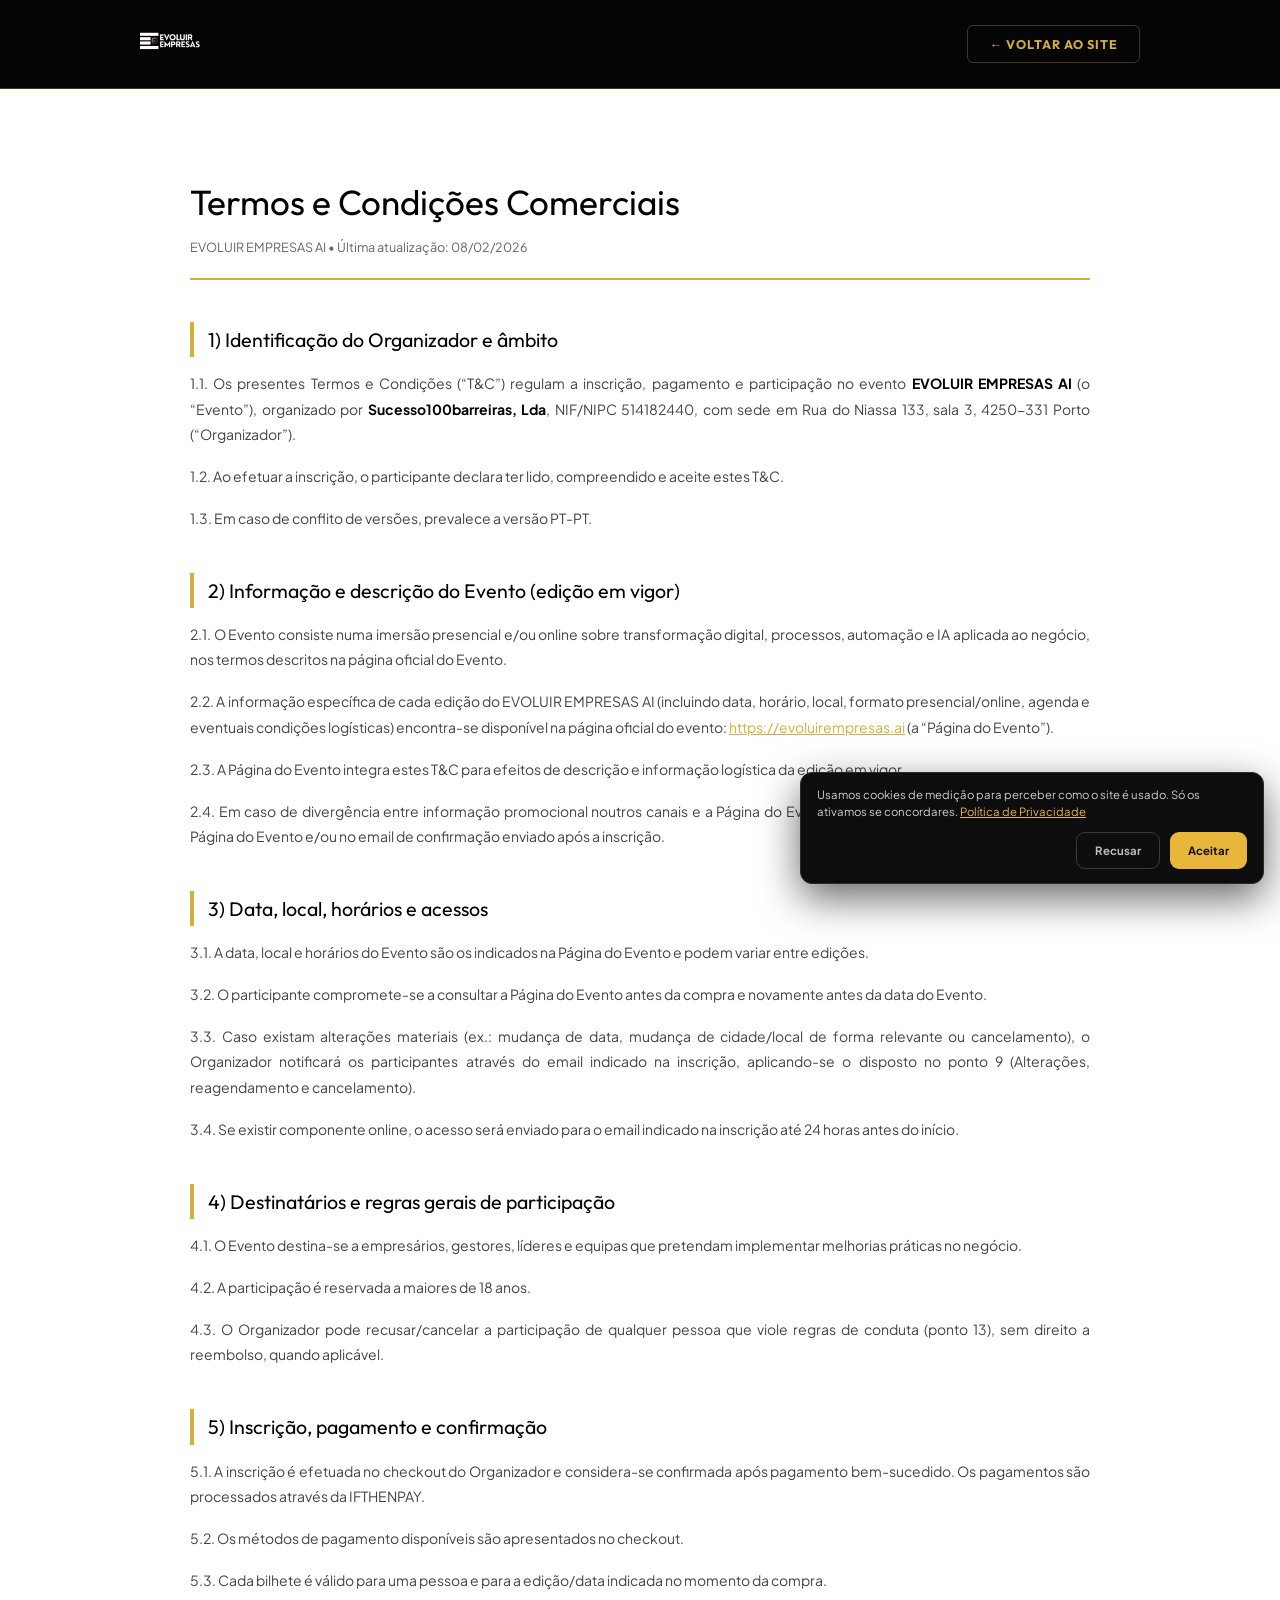
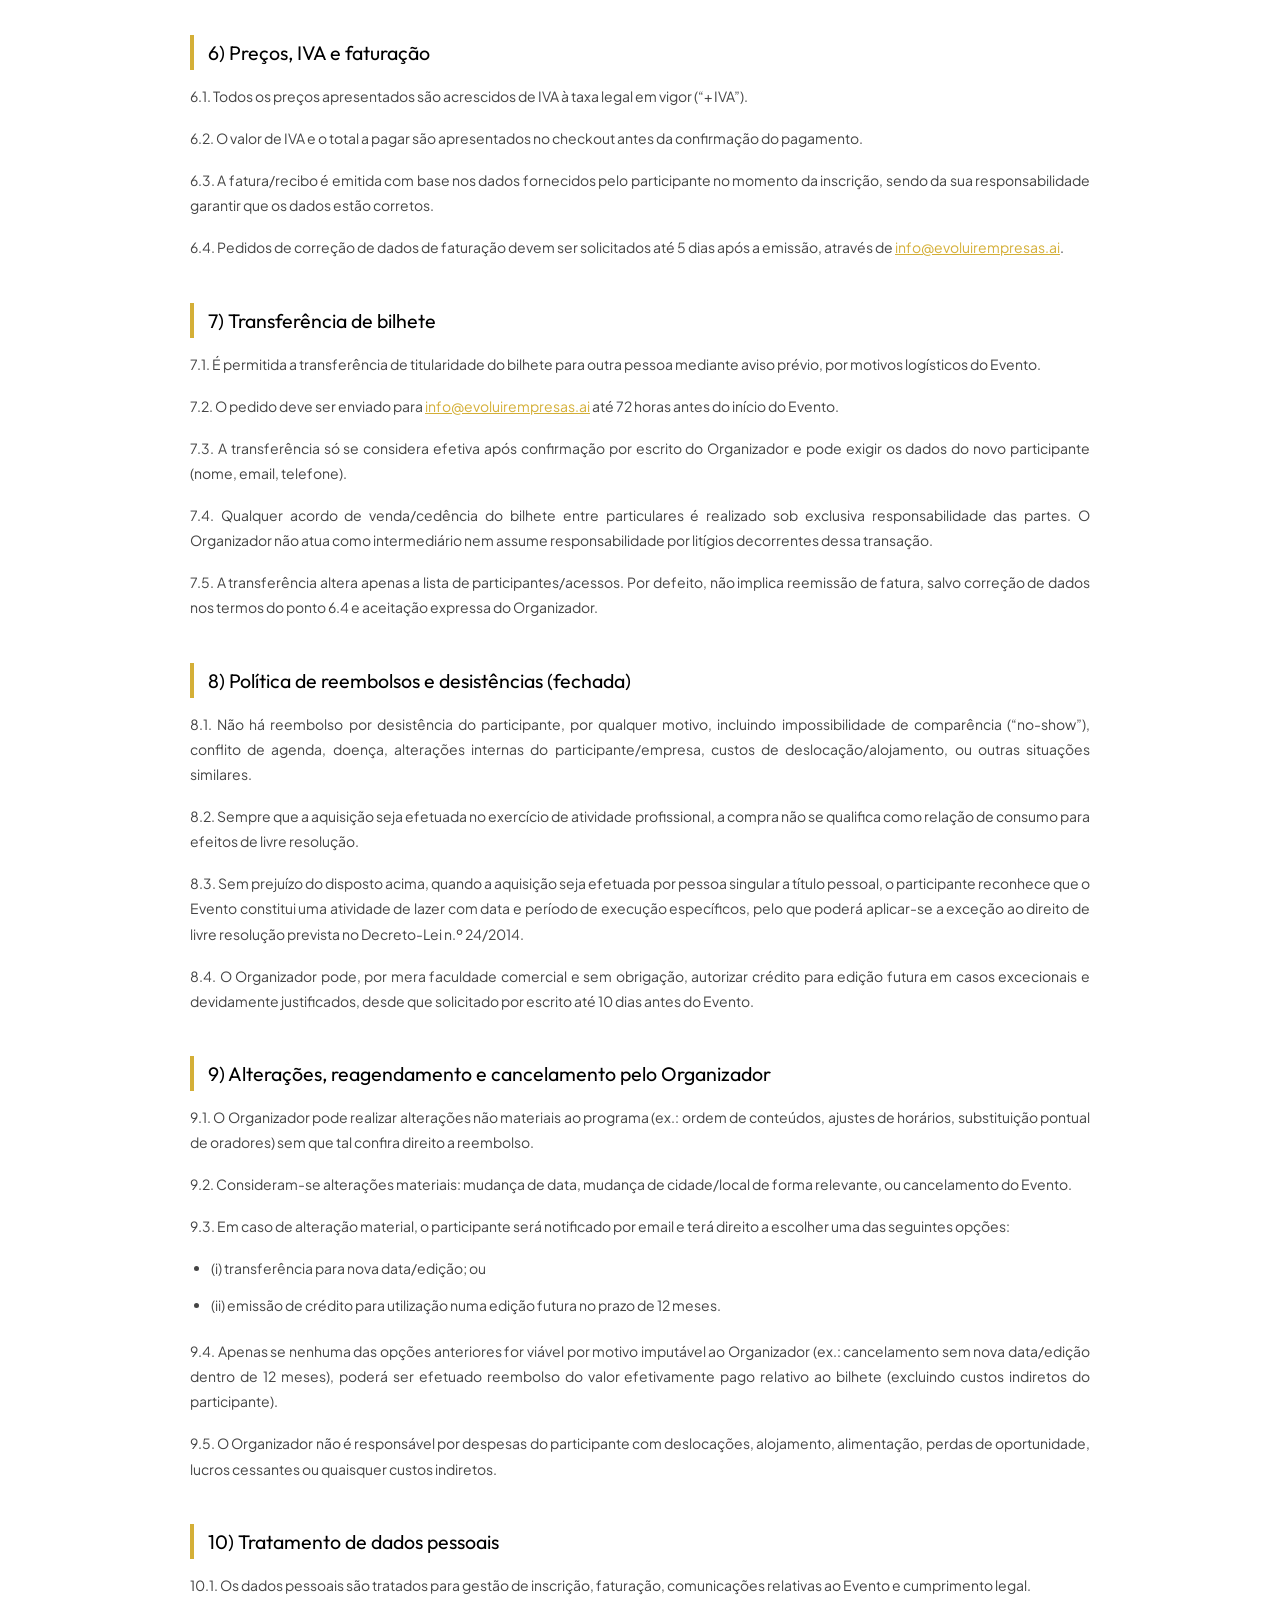
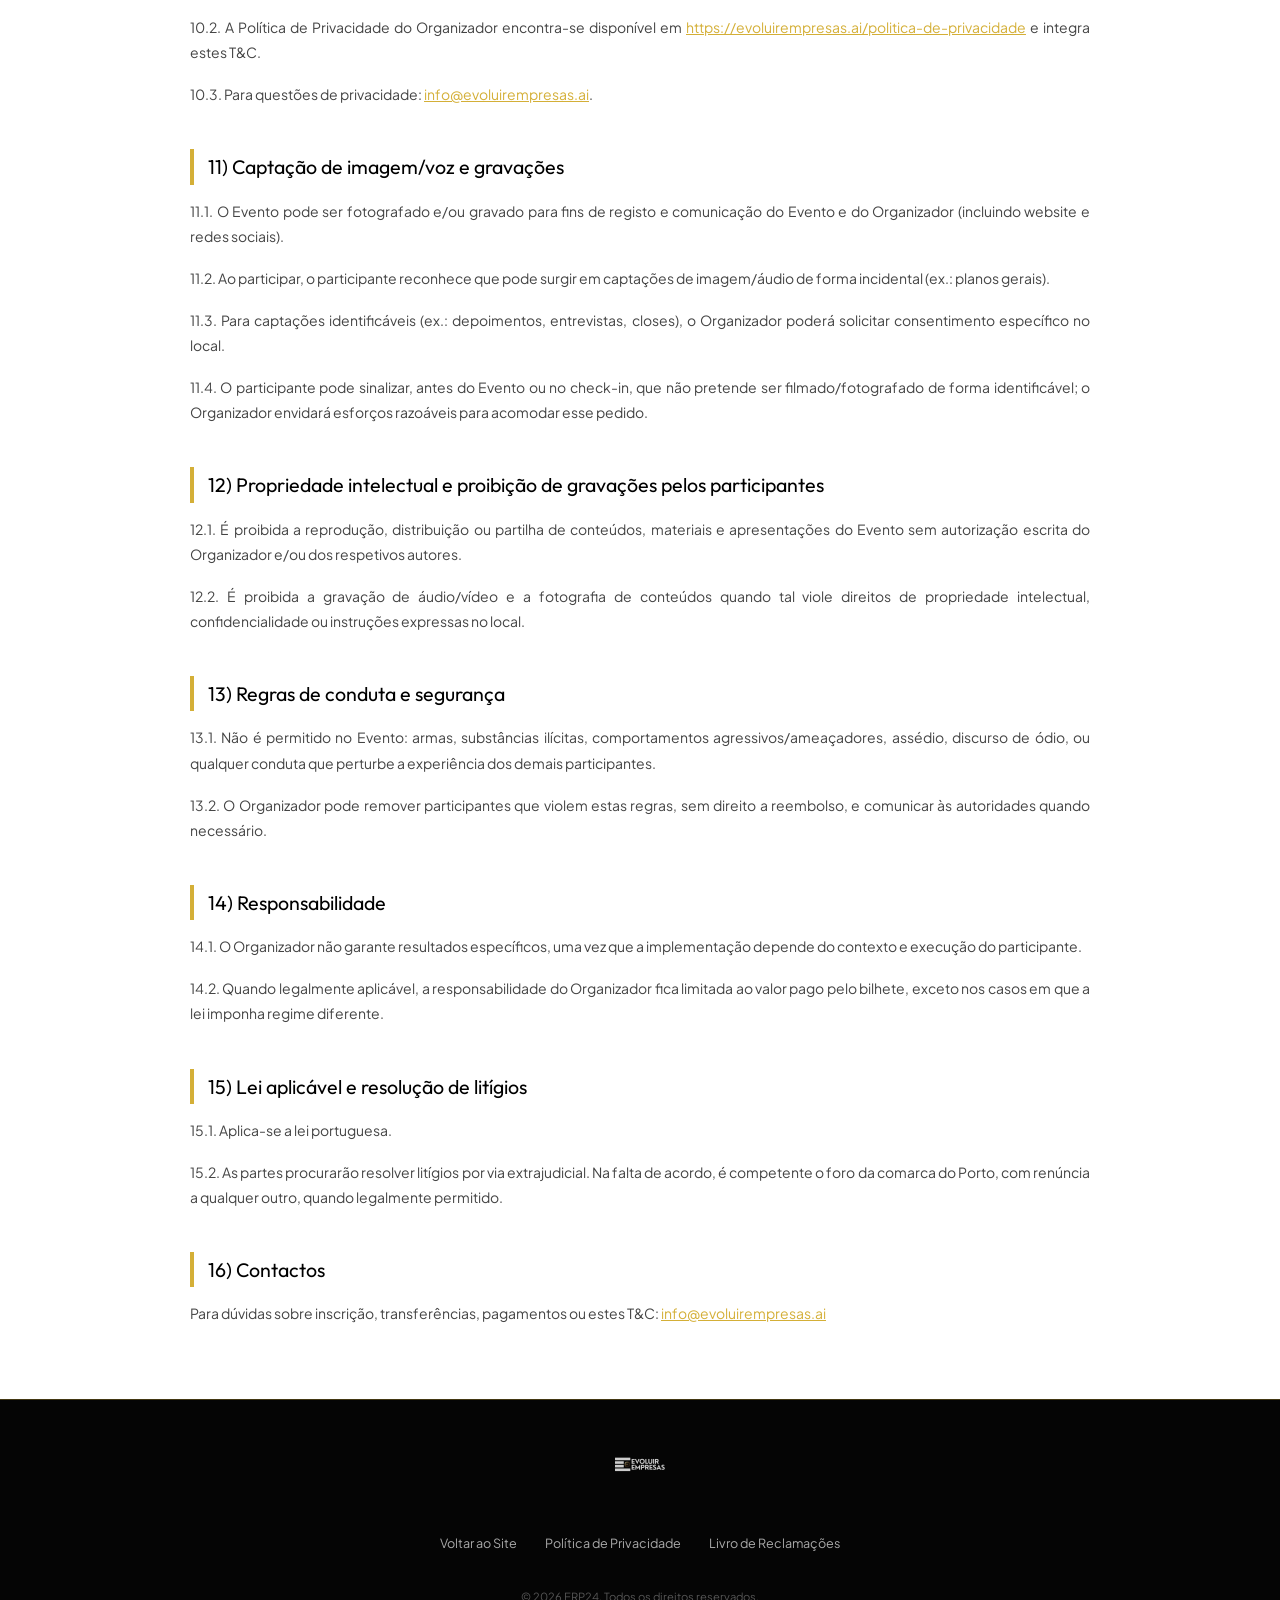
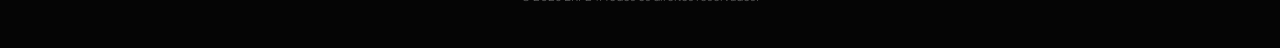
<file: termos-e-condicoes/index.html>
<!DOCTYPE html>
<html lang="pt-PT">
<head>
<meta charset="utf-8">
<meta name="color-scheme" content="dark">
<meta name="theme-color" content="#050505">
<style>html{background:#050505}@view-transition{navigation:auto}@media(prefers-reduced-motion:reduce){::view-transition-old(root){animation:evfo .12s linear both}::view-transition-new(root){animation:evfi .12s linear both}}@keyframes evfo{to{opacity:0}}@keyframes evfi{from{opacity:0}}</style>
<meta name="viewport" content="width=device-width, initial-scale=1">
<title>Termos e Condições · Evoluir Empresas AI</title>
<meta name="description" content="Termos e condições de utilização do site e de participação nos programas da Evoluir Empresas AI.">
<meta name="robots" content="noindex,nofollow">
<link rel="canonical" href="https://suporte-erp24.github.io/termos-e-condicoes/">
<meta property="og:type" content="website">
<meta property="og:locale" content="pt_PT">
<meta property="og:site_name" content="Evoluir Empresas AI">
<meta property="og:title" content="Termos e Condições · Evoluir Empresas AI">
<meta property="og:description" content="Termos e condições de utilização do site e de participação nos programas da Evoluir Empresas AI.">
<meta property="og:url" content="https://suporte-erp24.github.io/termos-e-condicoes/">
<meta property="og:image" content="https://suporte-erp24.github.io/assets/img/1000111042_1x.webp">
<meta name="twitter:card" content="summary_large_image">
<meta name="twitter:title" content="Termos e Condições · Evoluir Empresas AI">
<meta name="twitter:description" content="Termos e condições de utilização do site e de participação nos programas da Evoluir Empresas AI.">
<meta name="twitter:image" content="https://suporte-erp24.github.io/assets/img/1000111042_1x.webp">
<link rel="icon" href="/favicon.ico" sizes="any">
<link rel="apple-touch-icon" href="/assets/img/apple-touch-icon.png">
<link rel="preload" as="font" type="font/woff2" crossorigin href="/assets/fonts/QGYvz_MVcBeNP4NJtEtq.woff2">
<link rel="preload" as="font" type="font/woff2" crossorigin href="/assets/fonts/LDIoaomQNQcsA88c7O9yZ4KMCoOg4Ko20yw.woff2">
<style>@font-face{font-family:'Outfit';font-style:normal;font-weight:300;font-display:swap;src:url(/assets/fonts/QGYvz_MVcBeNP4NJuktqQ4E.woff2) format('woff2');unicode-range:U+0100-02BA,U+02BD-02C5,U+02C7-02CC,U+02CE-02D7,U+02DD-02FF,U+0304,U+0308,U+0329,U+1D00-1DBF,U+1E00-1E9F,U+1EF2-1EFF,U+2020,U+20A0-20AB,U+20AD-20C4,U+2113,U+2C60-2C7F,U+A720-A7FF}@font-face{font-family:'Outfit';font-style:normal;font-weight:300;font-display:swap;src:url(/assets/fonts/QGYvz_MVcBeNP4NJtEtq.woff2) format('woff2');unicode-range:U+0000-00FF,U+0131,U+0152-0153,U+02BB-02BC,U+02C6,U+02DA,U+02DC,U+0304,U+0308,U+0329,U+2000-206F,U+20AC,U+2122,U+2191,U+2193,U+2212,U+2215,U+FEFF,U+FFFD}@font-face{font-family:'Outfit';font-style:normal;font-weight:400;font-display:swap;src:url(/assets/fonts/QGYvz_MVcBeNP4NJuktqQ4E.woff2) format('woff2');unicode-range:U+0100-02BA,U+02BD-02C5,U+02C7-02CC,U+02CE-02D7,U+02DD-02FF,U+0304,U+0308,U+0329,U+1D00-1DBF,U+1E00-1E9F,U+1EF2-1EFF,U+2020,U+20A0-20AB,U+20AD-20C4,U+2113,U+2C60-2C7F,U+A720-A7FF}@font-face{font-family:'Outfit';font-style:normal;font-weight:400;font-display:swap;src:url(/assets/fonts/QGYvz_MVcBeNP4NJtEtq.woff2) format('woff2');unicode-range:U+0000-00FF,U+0131,U+0152-0153,U+02BB-02BC,U+02C6,U+02DA,U+02DC,U+0304,U+0308,U+0329,U+2000-206F,U+20AC,U+2122,U+2191,U+2193,U+2212,U+2215,U+FEFF,U+FFFD}@font-face{font-family:'Outfit';font-style:normal;font-weight:700;font-display:swap;src:url(/assets/fonts/QGYvz_MVcBeNP4NJuktqQ4E.woff2) format('woff2');unicode-range:U+0100-02BA,U+02BD-02C5,U+02C7-02CC,U+02CE-02D7,U+02DD-02FF,U+0304,U+0308,U+0329,U+1D00-1DBF,U+1E00-1E9F,U+1EF2-1EFF,U+2020,U+20A0-20AB,U+20AD-20C4,U+2113,U+2C60-2C7F,U+A720-A7FF}@font-face{font-family:'Outfit';font-style:normal;font-weight:700;font-display:swap;src:url(/assets/fonts/QGYvz_MVcBeNP4NJtEtq.woff2) format('woff2');unicode-range:U+0000-00FF,U+0131,U+0152-0153,U+02BB-02BC,U+02C6,U+02DA,U+02DC,U+0304,U+0308,U+0329,U+2000-206F,U+20AC,U+2122,U+2191,U+2193,U+2212,U+2215,U+FEFF,U+FFFD}@font-face{font-family:'Outfit';font-style:normal;font-weight:800;font-display:swap;src:url(/assets/fonts/QGYvz_MVcBeNP4NJuktqQ4E.woff2) format('woff2');unicode-range:U+0100-02BA,U+02BD-02C5,U+02C7-02CC,U+02CE-02D7,U+02DD-02FF,U+0304,U+0308,U+0329,U+1D00-1DBF,U+1E00-1E9F,U+1EF2-1EFF,U+2020,U+20A0-20AB,U+20AD-20C4,U+2113,U+2C60-2C7F,U+A720-A7FF}@font-face{font-family:'Outfit';font-style:normal;font-weight:800;font-display:swap;src:url(/assets/fonts/QGYvz_MVcBeNP4NJtEtq.woff2) format('woff2');unicode-range:U+0000-00FF,U+0131,U+0152-0153,U+02BB-02BC,U+02C6,U+02DA,U+02DC,U+0304,U+0308,U+0329,U+2000-206F,U+20AC,U+2122,U+2191,U+2193,U+2212,U+2215,U+FEFF,U+FFFD}@font-face{font-family:'Outfit';font-style:normal;font-weight:900;font-display:swap;src:url(/assets/fonts/QGYvz_MVcBeNP4NJuktqQ4E.woff2) format('woff2');unicode-range:U+0100-02BA,U+02BD-02C5,U+02C7-02CC,U+02CE-02D7,U+02DD-02FF,U+0304,U+0308,U+0329,U+1D00-1DBF,U+1E00-1E9F,U+1EF2-1EFF,U+2020,U+20A0-20AB,U+20AD-20C4,U+2113,U+2C60-2C7F,U+A720-A7FF}@font-face{font-family:'Outfit';font-style:normal;font-weight:900;font-display:swap;src:url(/assets/fonts/QGYvz_MVcBeNP4NJtEtq.woff2) format('woff2');unicode-range:U+0000-00FF,U+0131,U+0152-0153,U+02BB-02BC,U+02C6,U+02DA,U+02DC,U+0304,U+0308,U+0329,U+2000-206F,U+20AC,U+2122,U+2191,U+2193,U+2212,U+2215,U+FEFF,U+FFFD}@font-face{font-family:'Plus Jakarta Sans';font-style:normal;font-weight:400;font-display:swap;src:url(/assets/fonts/LDIoaomQNQcsA88c7O9yZ4KMCoOg4Ko40yyygA.woff2) format('woff2');unicode-range:U+0100-02BA,U+02BD-02C5,U+02C7-02CC,U+02CE-02D7,U+02DD-02FF,U+0304,U+0308,U+0329,U+1D00-1DBF,U+1E00-1E9F,U+1EF2-1EFF,U+2020,U+20A0-20AB,U+20AD-20C4,U+2113,U+2C60-2C7F,U+A720-A7FF}@font-face{font-family:'Plus Jakarta Sans';font-style:normal;font-weight:400;font-display:swap;src:url(/assets/fonts/LDIoaomQNQcsA88c7O9yZ4KMCoOg4Ko20yw.woff2) format('woff2');unicode-range:U+0000-00FF,U+0131,U+0152-0153,U+02BB-02BC,U+02C6,U+02DA,U+02DC,U+0304,U+0308,U+0329,U+2000-206F,U+20AC,U+2122,U+2191,U+2193,U+2212,U+2215,U+FEFF,U+FFFD}@font-face{font-family:'Plus Jakarta Sans';font-style:normal;font-weight:500;font-display:swap;src:url(/assets/fonts/LDIoaomQNQcsA88c7O9yZ4KMCoOg4Ko40yyygA.woff2) format('woff2');unicode-range:U+0100-02BA,U+02BD-02C5,U+02C7-02CC,U+02CE-02D7,U+02DD-02FF,U+0304,U+0308,U+0329,U+1D00-1DBF,U+1E00-1E9F,U+1EF2-1EFF,U+2020,U+20A0-20AB,U+20AD-20C4,U+2113,U+2C60-2C7F,U+A720-A7FF}@font-face{font-family:'Plus Jakarta Sans';font-style:normal;font-weight:500;font-display:swap;src:url(/assets/fonts/LDIoaomQNQcsA88c7O9yZ4KMCoOg4Ko20yw.woff2) format('woff2');unicode-range:U+0000-00FF,U+0131,U+0152-0153,U+02BB-02BC,U+02C6,U+02DA,U+02DC,U+0304,U+0308,U+0329,U+2000-206F,U+20AC,U+2122,U+2191,U+2193,U+2212,U+2215,U+FEFF,U+FFFD}@font-face{font-family:'Plus Jakarta Sans';font-style:normal;font-weight:600;font-display:swap;src:url(/assets/fonts/LDIoaomQNQcsA88c7O9yZ4KMCoOg4Ko40yyygA.woff2) format('woff2');unicode-range:U+0100-02BA,U+02BD-02C5,U+02C7-02CC,U+02CE-02D7,U+02DD-02FF,U+0304,U+0308,U+0329,U+1D00-1DBF,U+1E00-1E9F,U+1EF2-1EFF,U+2020,U+20A0-20AB,U+20AD-20C4,U+2113,U+2C60-2C7F,U+A720-A7FF}@font-face{font-family:'Plus Jakarta Sans';font-style:normal;font-weight:600;font-display:swap;src:url(/assets/fonts/LDIoaomQNQcsA88c7O9yZ4KMCoOg4Ko20yw.woff2) format('woff2');unicode-range:U+0000-00FF,U+0131,U+0152-0153,U+02BB-02BC,U+02C6,U+02DA,U+02DC,U+0304,U+0308,U+0329,U+2000-206F,U+20AC,U+2122,U+2191,U+2193,U+2212,U+2215,U+FEFF,U+FFFD}@font-face{font-family:'Plus Jakarta Sans';font-style:normal;font-weight:700;font-display:swap;src:url(/assets/fonts/LDIoaomQNQcsA88c7O9yZ4KMCoOg4Ko40yyygA.woff2) format('woff2');unicode-range:U+0100-02BA,U+02BD-02C5,U+02C7-02CC,U+02CE-02D7,U+02DD-02FF,U+0304,U+0308,U+0329,U+1D00-1DBF,U+1E00-1E9F,U+1EF2-1EFF,U+2020,U+20A0-20AB,U+20AD-20C4,U+2113,U+2C60-2C7F,U+A720-A7FF}@font-face{font-family:'Plus Jakarta Sans';font-style:normal;font-weight:700;font-display:swap;src:url(/assets/fonts/LDIoaomQNQcsA88c7O9yZ4KMCoOg4Ko20yw.woff2) format('woff2');unicode-range:U+0000-00FF,U+0131,U+0152-0153,U+02BB-02BC,U+02C6,U+02DA,U+02DC,U+0304,U+0308,U+0329,U+2000-206F,U+20AC,U+2122,U+2191,U+2193,U+2212,U+2215,U+FEFF,U+FFFD}@font-face{font-family:'Space Mono';font-style:normal;font-weight:400;font-display:swap;src:url(/assets/fonts/i7dPIFZifjKcF5UAWdDRYE98RWq7.woff2) format('woff2');unicode-range:U+0100-02BA,U+02BD-02C5,U+02C7-02CC,U+02CE-02D7,U+02DD-02FF,U+0304,U+0308,U+0329,U+1D00-1DBF,U+1E00-1E9F,U+1EF2-1EFF,U+2020,U+20A0-20AB,U+20AD-20C4,U+2113,U+2C60-2C7F,U+A720-A7FF}@font-face{font-family:'Space Mono';font-style:normal;font-weight:400;font-display:swap;src:url(/assets/fonts/i7dPIFZifjKcF5UAWdDRYEF8RQ.woff2) format('woff2');unicode-range:U+0000-00FF,U+0131,U+0152-0153,U+02BB-02BC,U+02C6,U+02DA,U+02DC,U+0304,U+0308,U+0329,U+2000-206F,U+20AC,U+2122,U+2191,U+2193,U+2212,U+2215,U+FEFF,U+FFFD}@font-face{font-family:'Space Mono';font-style:normal;font-weight:700;font-display:swap;src:url(/assets/fonts/i7dMIFZifjKcF5UAWdDRaPpZUFuaHjyV.woff2) format('woff2');unicode-range:U+0100-02BA,U+02BD-02C5,U+02C7-02CC,U+02CE-02D7,U+02DD-02FF,U+0304,U+0308,U+0329,U+1D00-1DBF,U+1E00-1E9F,U+1EF2-1EFF,U+2020,U+20A0-20AB,U+20AD-20C4,U+2113,U+2C60-2C7F,U+A720-A7FF}@font-face{font-family:'Space Mono';font-style:normal;font-weight:700;font-display:swap;src:url(/assets/fonts/i7dMIFZifjKcF5UAWdDRaPpZUFWaHg.woff2) format('woff2');unicode-range:U+0000-00FF,U+0131,U+0152-0153,U+02BB-02BC,U+02C6,U+02DA,U+02DC,U+0304,U+0308,U+0329,U+2000-206F,U+20AC,U+2122,U+2191,U+2193,U+2212,U+2215,U+FEFF,U+FFFD}.ev-cookies{position:fixed;left:auto;right:16px;bottom:16px;z-index:99999;max-width:430px;background:#0d0d0d;border:1px solid #2a2a2a;border-radius:12px;padding:14px 16px;display:flex;gap:12px;align-items:center;flex-wrap:wrap;box-shadow:0 14px 40px rgba(0,0,0,.6);font-family:'Plus Jakarta Sans',system-ui,sans-serif}.ev-cookies p{margin:0;flex:1 1 100%;color:#cfcfcf;font-size:.8125rem;line-height:1.45}.ev-cookies a{color:#e8b63a;text-decoration:underline}.ev-cookies button{border:0;border-radius:9px;padding:10px 18px;font-weight:700;cursor:pointer;font-size:.8125rem;font-family:inherit}.ev-cookies .ev-sim{background:#e8b63a;color:#111}.ev-cookies .ev-nao{background:transparent;color:#bdbdbd;border:1px solid #3a3a3a}.ev-cookies div{display:flex;gap:10px;margin-left:auto}@media(max-width:640px){.ev-cookies{left:12px;right:12px;max-width:none}.ev-cookies button{flex:1}}:root{--primary:#2fc6f6 !important;--primary-darken-1:hsl(194.47,92%,55%);--primary-darken-2:hsl(194.47,92%,52%);--primary-darken-3:hsl(194.47,92%,47%);--primary-lighten-1:hsl(194.47,92%,67%);--primary-opacity-0:rgba(47,198,246,0);--primary-opacity-0_05:rgba(47,198,246,0.05);--primary-opacity-0_1:rgba(47,198,246,0.1);--primary-opacity-0_15:rgba(47,198,246,0.15);--primary-opacity-0_2:rgba(47,198,246,0.2);--primary-opacity-0_25:rgba(47,198,246,0.25);--primary-opacity-0_3:rgba(47,198,246,0.3);--primary-opacity-0_35:rgba(47,198,246,0.35);--primary-opacity-0_4:rgba(47,198,246,0.4);--primary-opacity-0_45:rgba(47,198,246,0.45);--primary-opacity-0_5:rgba(47,198,246,0.5);--primary-opacity-0_55:rgba(47,198,246,0.55);--primary-opacity-0_6:rgba(47,198,246,0.6);--primary-opacity-0_65:rgba(47,198,246,0.65);--primary-opacity-0_7:rgba(47,198,246,0.7);--primary-opacity-0_75:rgba(47,198,246,0.75);--primary-opacity-0_8:rgba(47,198,246,0.8);--primary-opacity-0_85:rgba(47,198,246,0.85);--primary-opacity-0_9:rgba(47,198,246,0.9);--primary-opacity-0_95:rgba(47,198,246,0.95);--theme-color-main:hsl(194.47,20%,20%);--theme-color-secondary:hsl(194.47,20%,80%);--theme-color-title:hsl(194.47,20%,20%);--theme-color-strict-inverse:#ffffff}html{font-size:14px}body{font-size:1rem}.g-font-size-default{font-size:1rem}main.landing-public-mode{line-height:1.6;font-weight:400}.landing-public-mode .h1,.landing-public-mode .h2,.landing-public-mode .h3,.landing-public-mode .h4,.landing-public-mode .h5,.landing-public-mode .h6,.landing-public-mode .h7,.landing-public-mode h1,.landing-public-mode h2,.landing-public-mode h3,.landing-public-mode h4,.landing-public-mode h5,.landing-public-mode h6{font-weight:400}body{margin:0;padding:0;background-color:#FFFFFF;font-family:'Plus Jakarta Sans',sans-serif;color:#333333}.legal-header{background-color:#050505;border-bottom:1px solid rgba(212,175,55,0.3);padding:1rem 2rem;position:sticky;top:0;z-index:1000}.legal-header-container{max-width:1000px;margin:0 auto;display:flex;justify-content:space-between;align-items:center}.legal-logo img{height:60px;width:auto;display:block}.legal-back-btn{text-decoration:none;color:#D4AF37;font-family:'Outfit',sans-serif;font-weight:700;font-size:0.9rem;text-transform:uppercase;letter-spacing:1px;border:1px solid rgba(212,175,55,0.3);padding:0.6rem 1.5rem;border-radius:6px;transition:all 0.3s ease}.legal-back-btn:hover{background:rgba(212,175,55,0.1);border-color:#D4AF37;transform:translateY(-2px)}.legal-wrapper{background-color:#FFF;min-height:80vh}.legal-content{max-width:900px;margin:0 auto;padding:4rem 1.5rem}.legal-title{font-family:'Outfit',sans-serif;font-size:2.5rem;font-weight:800;color:#000;margin-bottom:0.5rem;display:block}.legal-subtitle{font-size:0.9rem;color:#666;margin-bottom:3rem;display:block;border-bottom:2px solid #D4AF37;padding-bottom:1.5rem}.legal-text{font-size:1rem;line-height:1.8;color:#444}.legal-text h2{color:#000;font-family:'Outfit',sans-serif;margin-top:3rem;margin-bottom:1rem;font-size:1.4rem;border-left:4px solid #D4AF37;padding-left:1rem}.legal-text p{margin-bottom:1.2rem;text-align:justify}.legal-text ul{margin-bottom:1.5rem;padding-left:1.5rem}.legal-text li{margin-bottom:0.8rem}.legal-text strong{color:#000}.legal-text a{color:#D4AF37;text-decoration:underline}.legal-footer{background-color:#050505;border-top:1px solid rgba(212,175,55,0.3);padding:3rem 1.5rem;color:#FFF}.legal-footer-container{max-width:1000px;margin:0 auto;display:flex;flex-direction:column;align-items:center;text-align:center;gap:1.5rem}.legal-footer-logo img{height:50px;width:auto;margin-bottom:1rem;opacity:0.8}.legal-footer-links{display:flex;gap:2rem;flex-wrap:wrap;justify-content:center}.legal-footer-link{color:#AAA;text-decoration:none;font-size:0.9rem;transition:color 0.3s}.legal-footer-link:hover{color:#D4AF37}.legal-footer-copy{font-size:0.8rem;color:#555;margin-top:1rem}@media (max-width:768px){.legal-header{padding:1rem}.legal-logo img{height:40px}.legal-back-btn{padding:0.5rem 1rem;font-size:0.75rem}.legal-title{font-size:2rem}.legal-footer-links{flex-direction:column;gap:1rem}}</style>
<script type="application/ld+json">{"@context":"https://schema.org","@graph":[{"@type":"Organization","@id":"https://suporte-erp24.github.io/#organizacao","name":"Evoluir Empresas AI","url":"https://suporte-erp24.github.io/","description":"Programas de transformação digital e inteligência artificial aplicada a processos para PMEs portuguesas: mentoria, imersões e formação.","areaServed":{"@type":"Country","name":"Portugal"},"knowsAbout":["Transformação digital","Inteligência artificial aplicada a empresas","Gestão de processos de negócio (BPM)","Automação de processos","Agentes de IA","Maturidade digital","Mentoria para CEOs de PME"],"founder":[{"@type":"Person","name":"Gabriel Gonçalves","jobTitle":"CEO da ERP24 e co-fundador da Evoluir Empresas AI","description":"Especialista em BPM e transformação digital, com 20 anos a implementar sistemas em PMEs portuguesas. Professor em MBAs executivos e doutorando em agentes de IA aplicados a negócios."},{"@type":"Person","name":"Andreas Vilela","jobTitle":"CEO da SHARKCODERS e co-fundador da Evoluir Empresas AI","description":"Engenheiro informático e empreendedor tecnológico, com software usado por mais de 30 milhões de pessoas. Fundador da maior rede portuguesa de escolas de tecnologia."}]},{"@type":"WebPage","@id":"https://suporte-erp24.github.io/termos-e-condicoes/#pagina","url":"https://suporte-erp24.github.io/termos-e-condicoes/","name":"Termos e Condições · Evoluir Empresas AI","description":"Termos e condições de utilização do site e de participação nos programas da Evoluir Empresas AI.","inLanguage":"pt-PT","isPartOf":{"@type":"WebSite","@id":"https://suporte-erp24.github.io/#site","url":"https://suporte-erp24.github.io/","name":"Evoluir Empresas AI","inLanguage":"pt-PT","publisher":{"@id":"https://suporte-erp24.github.io/#organizacao"}},"breadcrumb":{"@type":"BreadcrumbList","itemListElement":[{"@type":"ListItem","position":1,"name":"Início","item":"https://suporte-erp24.github.io/"},{"@type":"ListItem","position":2,"name":"Termos e Condições","item":"https://suporte-erp24.github.io/termos-e-condicoes/"}]}}]}</script>
<script type="speculationrules">{"prefetch":[{"where":{"href_matches":"/*"},"eagerness":"moderate"}]}</script>
</head>
<body>
<main class="w-100 landing-public-mode" >
<div id="b38330" class="block-wrapper block-html">
<section class="landing-block g-pt-0 g-pb-0 g-pl-0 g-pr-0">
	

<header class="legal-header">
    <div class="legal-header-container">
        <a href="/" class="legal-logo">
            <img src="/assets/img/4_1x.webp" alt="EVOLUIR Logo" width="800" height="800" decoding="async">
        </a>
        <a href="/" class="legal-back-btn">← Voltar ao Site</a>
    </div>
</header>

<div class="legal-wrapper">
    <div class="legal-content">
        <h1 class="legal-title">Termos e Condições Comerciais</h1>
        <span class="legal-subtitle">EVOLUIR EMPRESAS AI • Última atualização: 08/02/2026</span>
        
        <div class="legal-text">
            
            <h2>1) Identificação do Organizador e âmbito</h2>
            <p>1.1. Os presentes Termos e Condições (“T&C”) regulam a inscrição, pagamento e participação no evento <strong>EVOLUIR EMPRESAS AI</strong> (o “Evento”), organizado por <strong>Sucesso100barreiras, Lda</strong>, NIF/NIPC 514182440, com sede em Rua do Niassa 133, sala 3, 4250-331 Porto (“Organizador”).</p>
            <p>1.2. Ao efetuar a inscrição, o participante declara ter lido, compreendido e aceite estes T&C.</p>
            <p>1.3. Em caso de conflito de versões, prevalece a versão PT-PT.</p>

            <h2>2) Informação e descrição do Evento (edição em vigor)</h2>
            <p>2.1. O Evento consiste numa imersão presencial e/ou online sobre transformação digital, processos, automação e IA aplicada ao negócio, nos termos descritos na página oficial do Evento.</p>
            <p>2.2. A informação específica de cada edição do EVOLUIR EMPRESAS AI (incluindo data, horário, local, formato presencial/online, agenda e eventuais condições logísticas) encontra-se disponível na página oficial do evento: <a href="https://evoluirempresas.ai" target="_blank">https://evoluirempresas.ai</a> (a “Página do Evento”).</p>
            <p>2.3. A Página do Evento integra estes T&C para efeitos de descrição e informação logística da edição em vigor.</p>
            <p>2.4. Em caso de divergência entre informação promocional noutros canais e a Página do Evento, prevalece a informação constante na Página do Evento e/ou no email de confirmação enviado após a inscrição.</p>

            <h2>3) Data, local, horários e acessos</h2>
            <p>3.1. A data, local e horários do Evento são os indicados na Página do Evento e podem variar entre edições.</p>
            <p>3.2. O participante compromete-se a consultar a Página do Evento antes da compra e novamente antes da data do Evento.</p>
            <p>3.3. Caso existam alterações materiais (ex.: mudança de data, mudança de cidade/local de forma relevante ou cancelamento), o Organizador notificará os participantes através do email indicado na inscrição, aplicando-se o disposto no ponto 9 (Alterações, reagendamento e cancelamento).</p>
            <p>3.4. Se existir componente online, o acesso será enviado para o email indicado na inscrição até 24 horas antes do início.</p>

            <h2>4) Destinatários e regras gerais de participação</h2>
            <p>4.1. O Evento destina-se a empresários, gestores, líderes e equipas que pretendam implementar melhorias práticas no negócio.</p>
            <p>4.2. A participação é reservada a maiores de 18 anos.</p>
            <p>4.3. O Organizador pode recusar/cancelar a participação de qualquer pessoa que viole regras de conduta (ponto 13), sem direito a reembolso, quando aplicável.</p>

            <h2>5) Inscrição, pagamento e confirmação</h2>
            <p>5.1. A inscrição é efetuada no checkout do Organizador e considera-se confirmada após pagamento bem-sucedido. Os pagamentos são processados através da IFTHENPAY.</p>
            <p>5.2. Os métodos de pagamento disponíveis são apresentados no checkout.</p>
            <p>5.3. Cada bilhete é válido para uma pessoa e para a edição/data indicada no momento da compra.</p>

            <h2>6) Preços, IVA e faturação</h2>
            <p>6.1. Todos os preços apresentados são acrescidos de IVA à taxa legal em vigor (“+ IVA”).</p>
            <p>6.2. O valor de IVA e o total a pagar são apresentados no checkout antes da confirmação do pagamento.</p>
            <p>6.3. A fatura/recibo é emitida com base nos dados fornecidos pelo participante no momento da inscrição, sendo da sua responsabilidade garantir que os dados estão corretos.</p>
            <p>6.4. Pedidos de correção de dados de faturação devem ser solicitados até 5 dias após a emissão, através de <a href="mailto:info@evoluirempresas.ai">info@evoluirempresas.ai</a>.</p>

            <h2>7) Transferência de bilhete</h2>
            <p>7.1. É permitida a transferência de titularidade do bilhete para outra pessoa mediante aviso prévio, por motivos logísticos do Evento.</p>
            <p>7.2. O pedido deve ser enviado para <a href="mailto:info@evoluirempresas.ai">info@evoluirempresas.ai</a> até 72 horas antes do início do Evento.</p>
            <p>7.3. A transferência só se considera efetiva após confirmação por escrito do Organizador e pode exigir os dados do novo participante (nome, email, telefone).</p>
            <p>7.4. Qualquer acordo de venda/cedência do bilhete entre particulares é realizado sob exclusiva responsabilidade das partes. O Organizador não atua como intermediário nem assume responsabilidade por litígios decorrentes dessa transação.</p>
            <p>7.5. A transferência altera apenas a lista de participantes/acessos. Por defeito, não implica reemissão de fatura, salvo correção de dados nos termos do ponto 6.4 e aceitação expressa do Organizador.</p>

            <h2>8) Política de reembolsos e desistências (fechada)</h2>
            <p>8.1. Não há reembolso por desistência do participante, por qualquer motivo, incluindo impossibilidade de comparência (“no-show”), conflito de agenda, doença, alterações internas do participante/empresa, custos de deslocação/alojamento, ou outras situações similares.</p>
            <p>8.2. Sempre que a aquisição seja efetuada no exercício de atividade profissional, a compra não se qualifica como relação de consumo para efeitos de livre resolução.</p>
            <p>8.3. Sem prejuízo do disposto acima, quando a aquisição seja efetuada por pessoa singular a título pessoal, o participante reconhece que o Evento constitui uma atividade de lazer com data e período de execução específicos, pelo que poderá aplicar-se a exceção ao direito de livre resolução prevista no Decreto-Lei n.º 24/2014.</p>
            <p>8.4. O Organizador pode, por mera faculdade comercial e sem obrigação, autorizar crédito para edição futura em casos excecionais e devidamente justificados, desde que solicitado por escrito até 10 dias antes do Evento.</p>

            <h2>9) Alterações, reagendamento e cancelamento pelo Organizador</h2>
            <p>9.1. O Organizador pode realizar alterações não materiais ao programa (ex.: ordem de conteúdos, ajustes de horários, substituição pontual de oradores) sem que tal confira direito a reembolso.</p>
            <p>9.2. Consideram-se alterações materiais: mudança de data, mudança de cidade/local de forma relevante, ou cancelamento do Evento.</p>
            <p>9.3. Em caso de alteração material, o participante será notificado por email e terá direito a escolher uma das seguintes opções:</p>
            <ul>
                <li>(i) transferência para nova data/edição; ou</li>
                <li>(ii) emissão de crédito para utilização numa edição futura no prazo de 12 meses.</li>
            </ul>
            <p>9.4. Apenas se nenhuma das opções anteriores for viável por motivo imputável ao Organizador (ex.: cancelamento sem nova data/edição dentro de 12 meses), poderá ser efetuado reembolso do valor efetivamente pago relativo ao bilhete (excluindo custos indiretos do participante).</p>
            <p>9.5. O Organizador não é responsável por despesas do participante com deslocações, alojamento, alimentação, perdas de oportunidade, lucros cessantes ou quaisquer custos indiretos.</p>

            <h2>10) Tratamento de dados pessoais</h2>
            <p>10.1. Os dados pessoais são tratados para gestão de inscrição, faturação, comunicações relativas ao Evento e cumprimento legal.</p>
            <p>10.2. A Política de Privacidade do Organizador encontra-se disponível em <a href="/politica-de-privacidade" target="_blank">https://evoluirempresas.ai/politica-de-privacidade</a> e integra estes T&C.</p>
            <p>10.3. Para questões de privacidade: <a href="mailto:info@evoluirempresas.ai">info@evoluirempresas.ai</a>.</p>

            <h2>11) Captação de imagem/voz e gravações</h2>
            <p>11.1. O Evento pode ser fotografado e/ou gravado para fins de registo e comunicação do Evento e do Organizador (incluindo website e redes sociais).</p>
            <p>11.2. Ao participar, o participante reconhece que pode surgir em captações de imagem/áudio de forma incidental (ex.: planos gerais).</p>
            <p>11.3. Para captações identificáveis (ex.: depoimentos, entrevistas, closes), o Organizador poderá solicitar consentimento específico no local.</p>
            <p>11.4. O participante pode sinalizar, antes do Evento ou no check-in, que não pretende ser filmado/fotografado de forma identificável; o Organizador envidará esforços razoáveis para acomodar esse pedido.</p>

            <h2>12) Propriedade intelectual e proibição de gravações pelos participantes</h2>
            <p>12.1. É proibida a reprodução, distribuição ou partilha de conteúdos, materiais e apresentações do Evento sem autorização escrita do Organizador e/ou dos respetivos autores.</p>
            <p>12.2. É proibida a gravação de áudio/vídeo e a fotografia de conteúdos quando tal viole direitos de propriedade intelectual, confidencialidade ou instruções expressas no local.</p>

            <h2>13) Regras de conduta e segurança</h2>
            <p>13.1. Não é permitido no Evento: armas, substâncias ilícitas, comportamentos agressivos/ameaçadores, assédio, discurso de ódio, ou qualquer conduta que perturbe a experiência dos demais participantes.</p>
            <p>13.2. O Organizador pode remover participantes que violem estas regras, sem direito a reembolso, e comunicar às autoridades quando necessário.</p>

            <h2>14) Responsabilidade</h2>
            <p>14.1. O Organizador não garante resultados específicos, uma vez que a implementação depende do contexto e execução do participante.</p>
            <p>14.2. Quando legalmente aplicável, a responsabilidade do Organizador fica limitada ao valor pago pelo bilhete, exceto nos casos em que a lei imponha regime diferente.</p>

            <h2>15) Lei aplicável e resolução de litígios</h2>
            <p>15.1. Aplica-se a lei portuguesa.</p>
            <p>15.2. As partes procurarão resolver litígios por via extrajudicial. Na falta de acordo, é competente o foro da comarca do Porto, com renúncia a qualquer outro, quando legalmente permitido.</p>

            <h2>16) Contactos</h2>
            <p>Para dúvidas sobre inscrição, transferências, pagamentos ou estes T&C: <a href="mailto:info@evoluirempresas.ai">info@evoluirempresas.ai</a></p>
        </div>
    </div>
</div>

<footer class="legal-footer">
    <div class="legal-footer-container">
        <div class="legal-footer-logo">
            <img src="/assets/img/4_1x.webp" alt="EVOLUIR" width="800" height="800" loading="lazy" decoding="async">
        </div>
        
        <div class="legal-footer-links">
            <a href="/" class="legal-footer-link">Voltar ao Site</a>
            <a href="/politica-de-privacidade" class="legal-footer-link">Política de Privacidade</a>
            <a href="https://www.livroreclamacoes.pt" target="_blank" class="legal-footer-link">Livro de Reclamações</a>
        </div>

        <div class="legal-footer-copy">
            © 2026 ERP24. Todos os direitos reservados.
        </div>
    </div>
</footer></section></div>




</main>
<script defer src="/assets/js/medicao.js?v=522effba"></script>
</body>
</html>
</file>
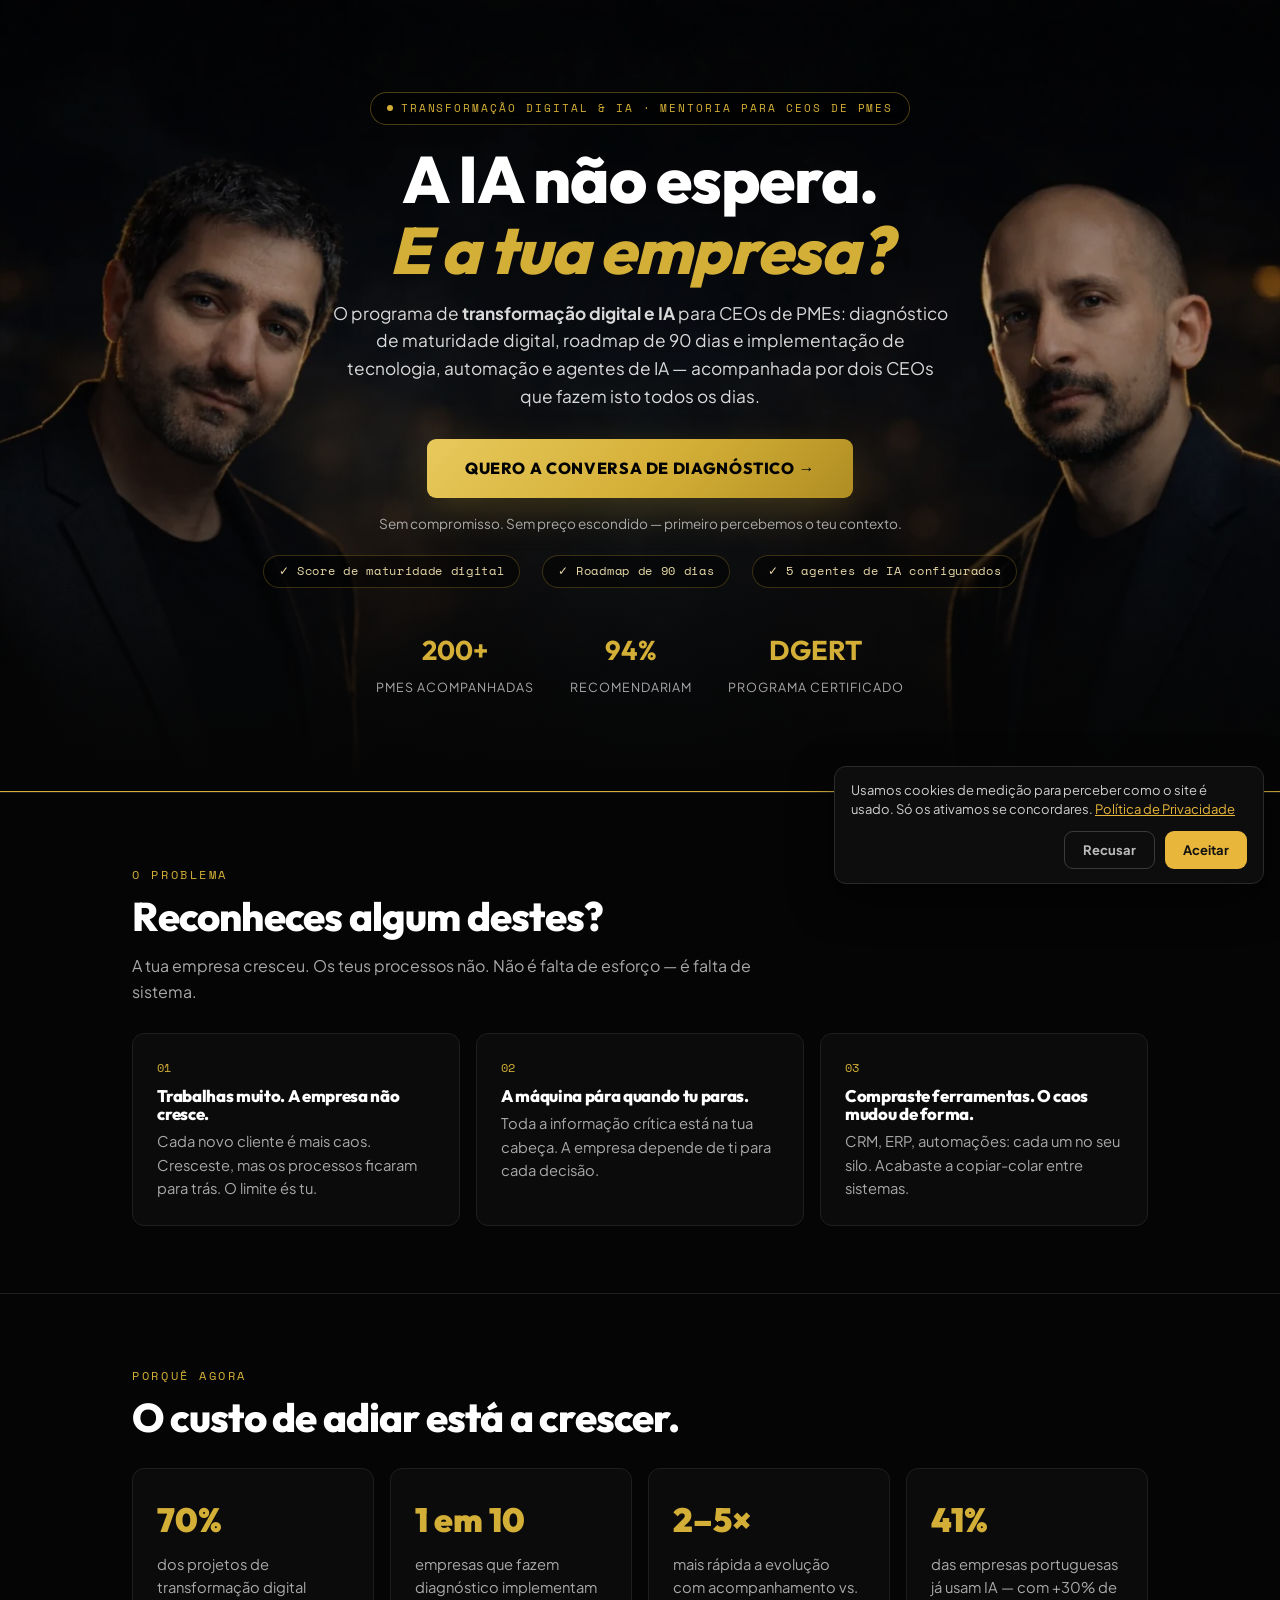
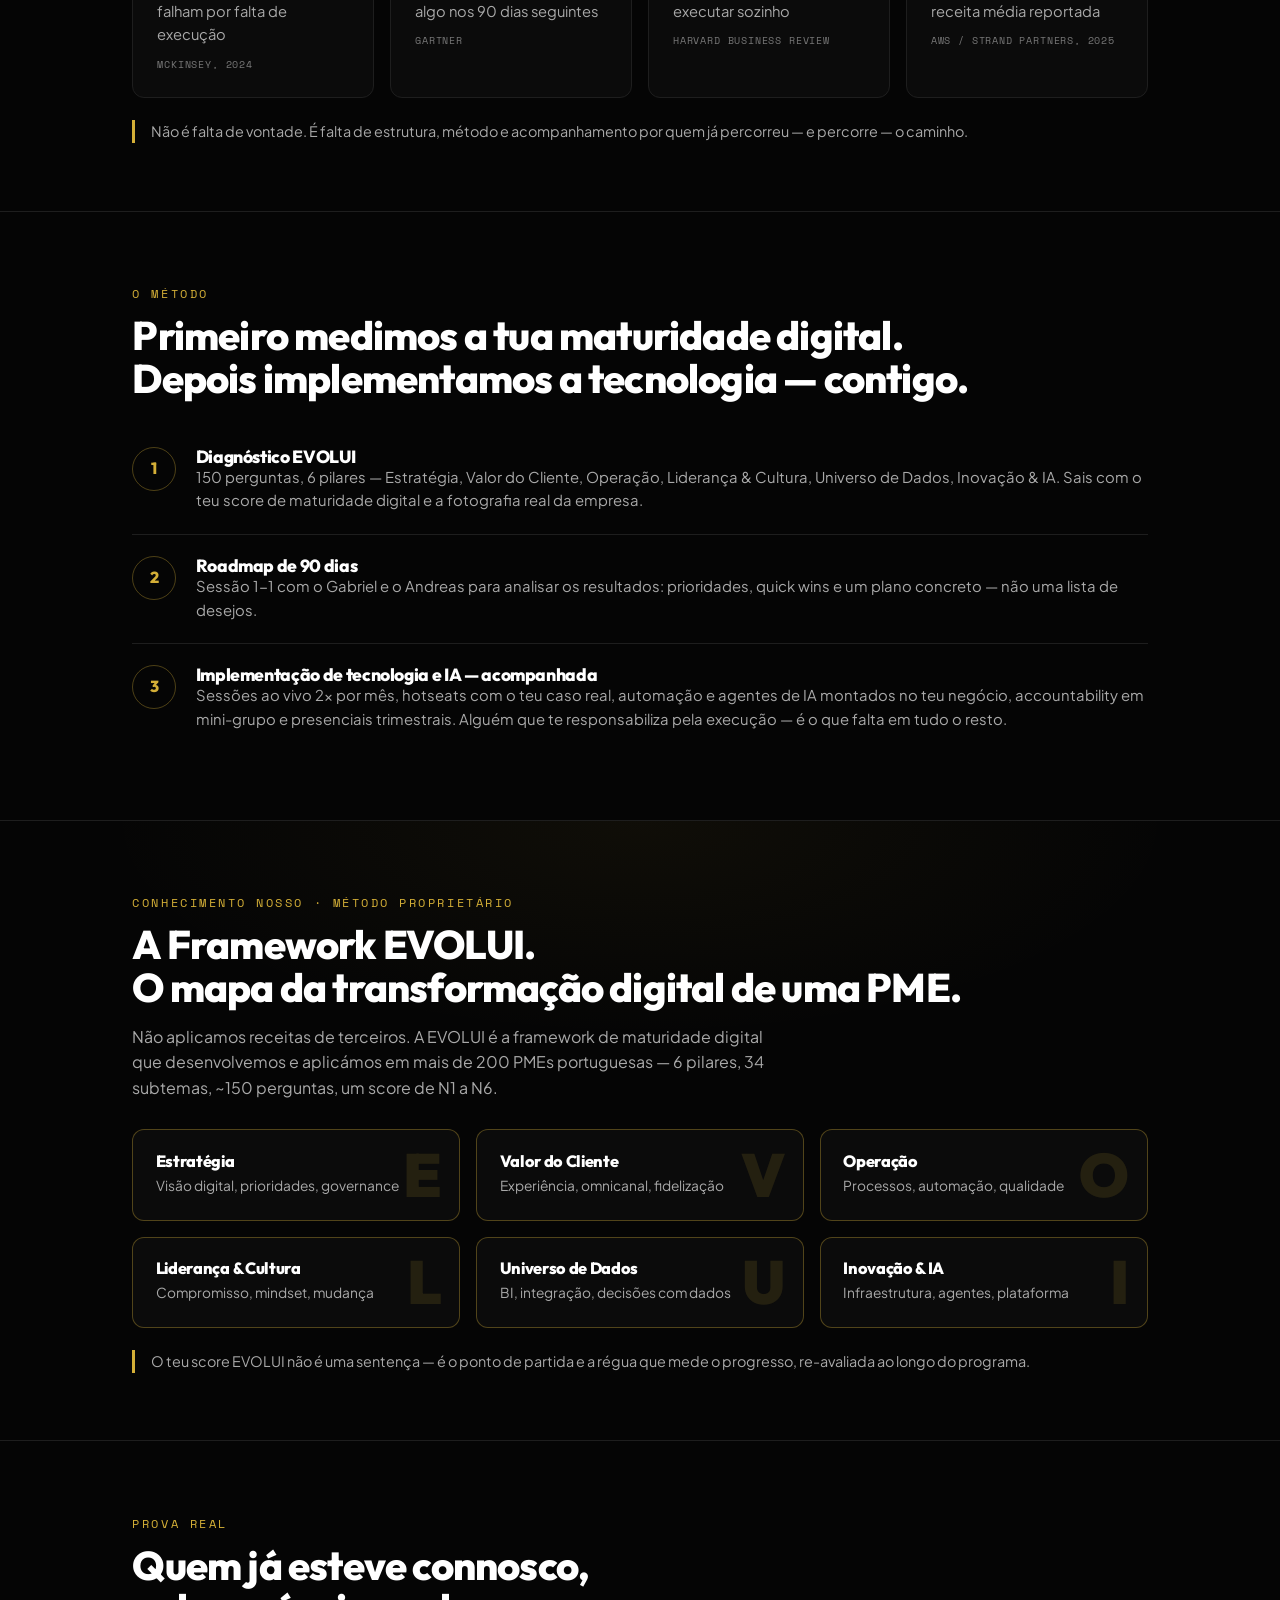
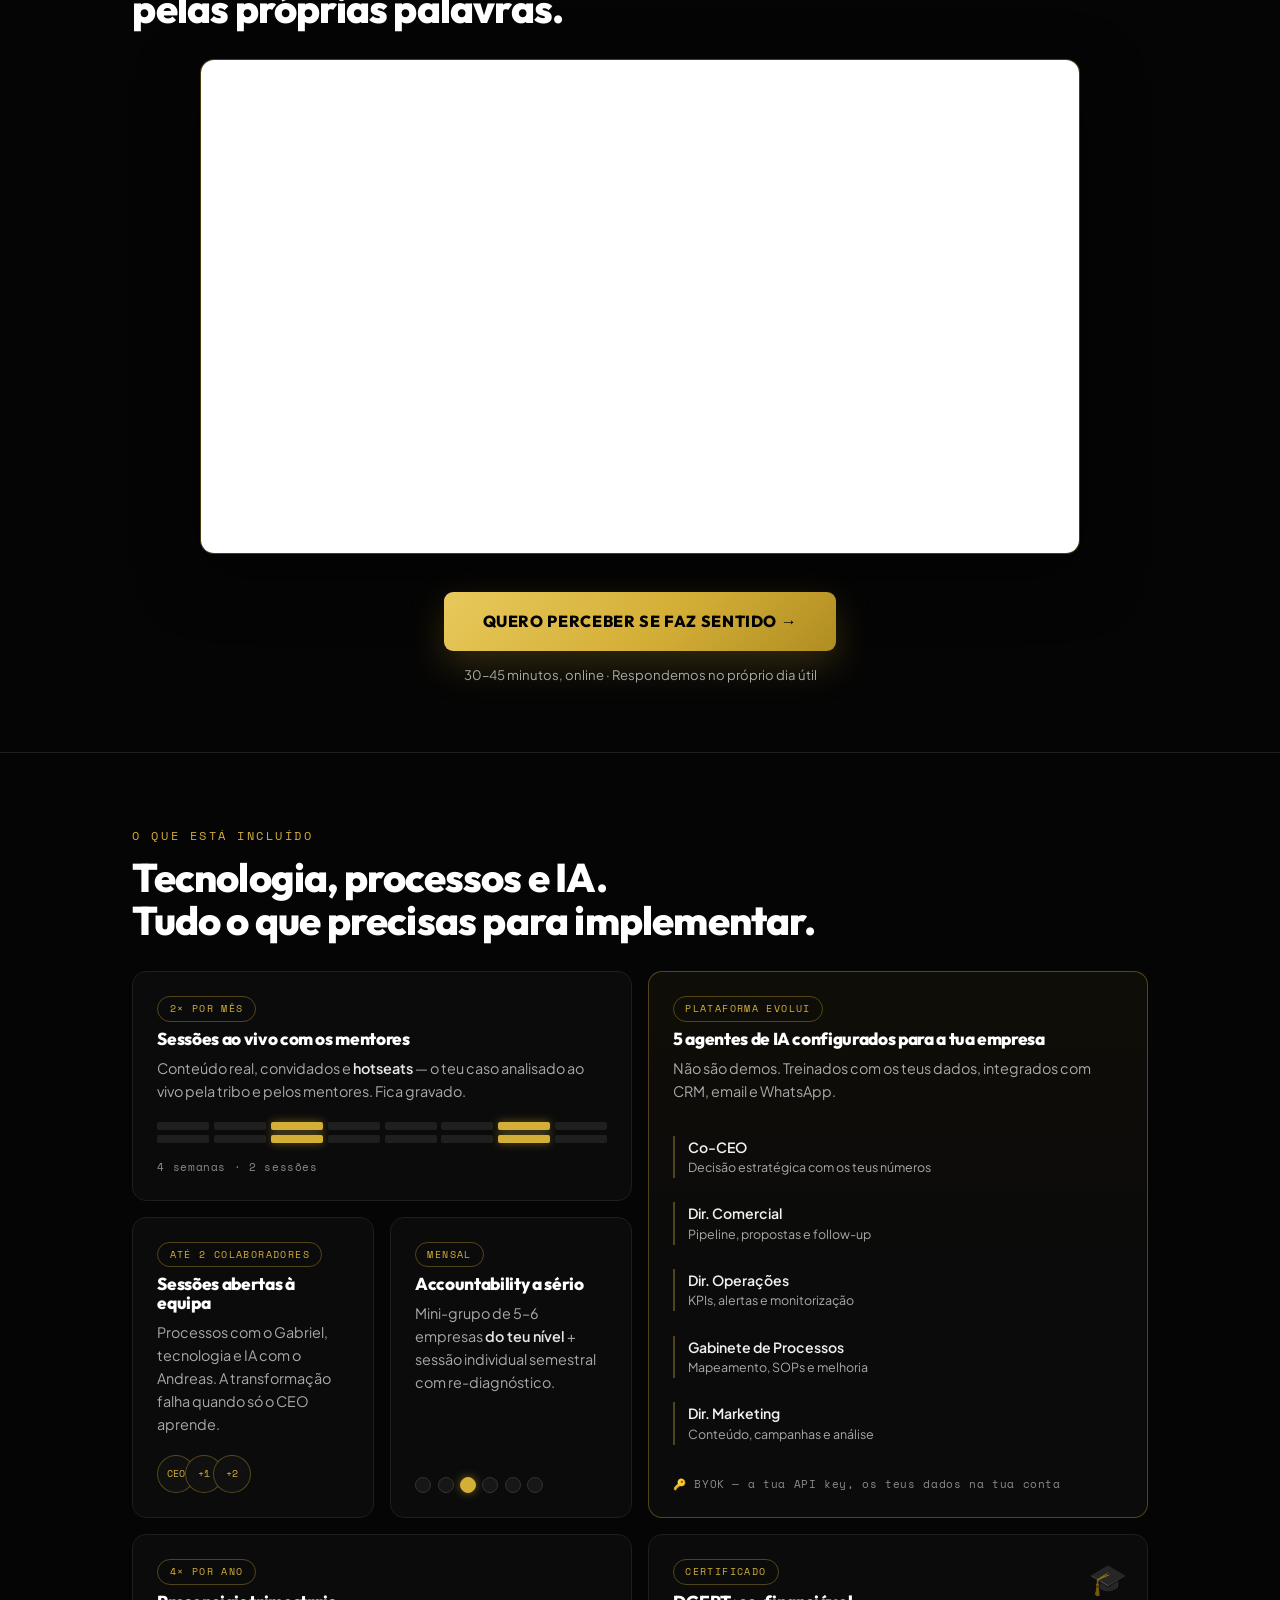
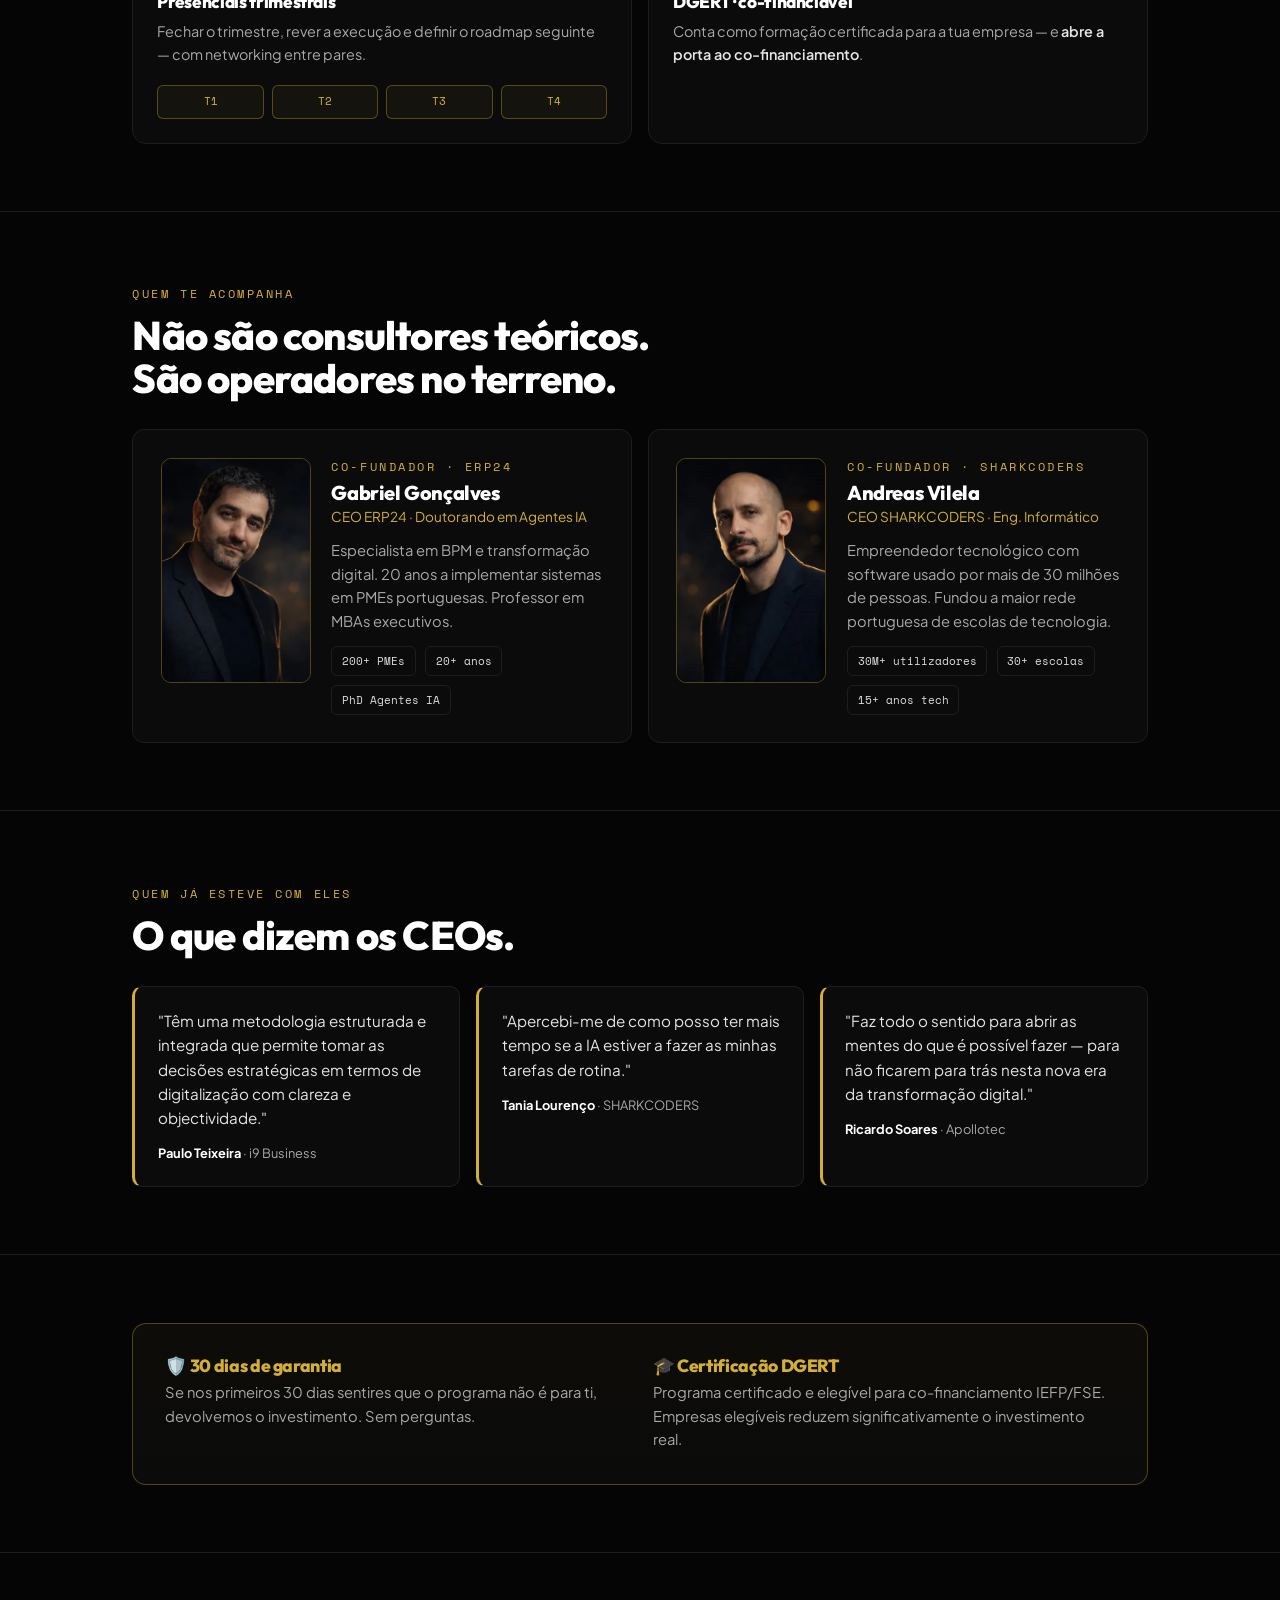
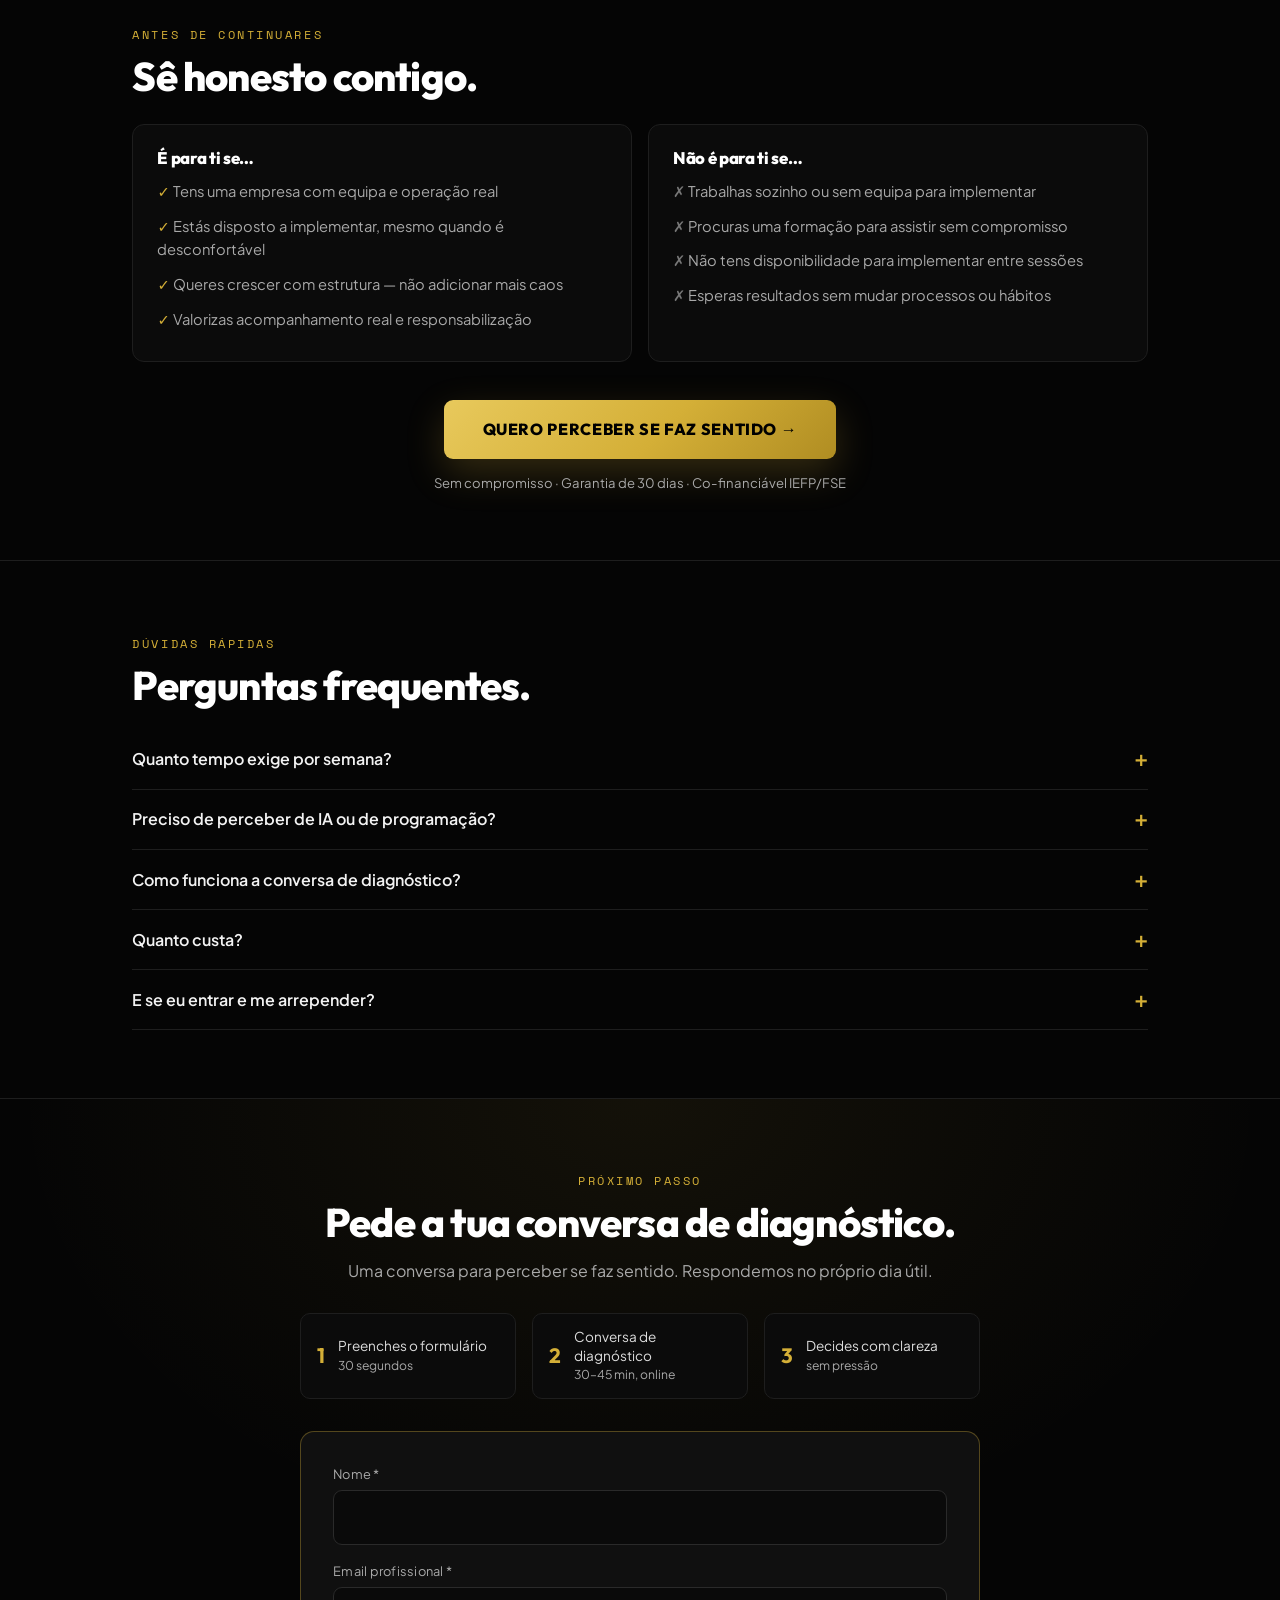
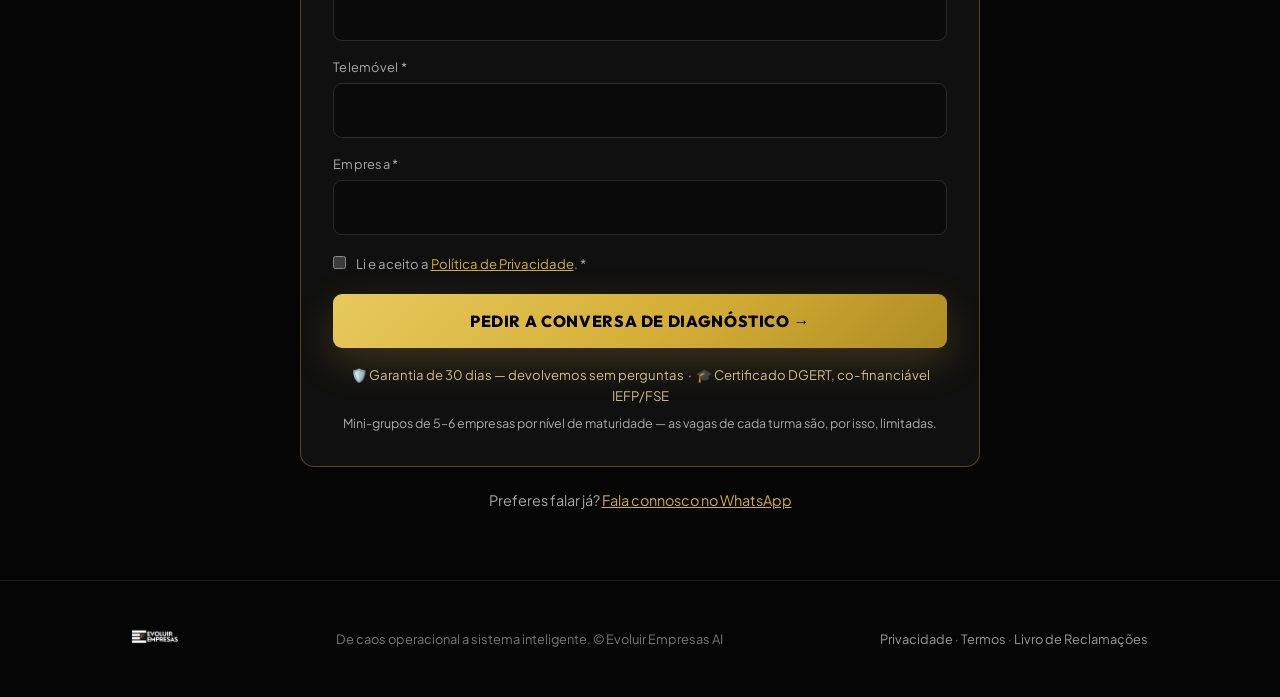
<file: lp/mentoria/index.html>
<!DOCTYPE html>
<html lang="pt-PT">
<head>
<meta charset="utf-8">
<meta name="color-scheme" content="dark">
<meta name="theme-color" content="#050505">
<style>html{background:#050505}</style>
<meta name="viewport" content="width=device-width, initial-scale=1">
<title>Mentoria EVOLUIR · Transformação Digital e IA para CEOs de PMEs · Evoluir Empresas AI</title>
<meta name="description" content="Programa de transformação digital e IA para CEOs de PMEs: diagnóstico de maturidade digital com a Framework EVOLUI, roadmap de 90 dias e implementação de tecnologia, automação e agentes de IA — acompanhada por Gabriel Gonçalves e Andreas Vilela.">
<meta name="robots" content="noindex,nofollow">
<link rel="canonical" href="https://evoluirempresas.ai/lp/mentoria/">
<meta property="og:type" content="website">
<meta property="og:locale" content="pt_PT">
<meta property="og:site_name" content="Evoluir Empresas AI">
<meta property="og:title" content="Mentoria EVOLUIR · Transformação Digital e IA para CEOs de PMEs">
<meta property="og:description" content="Diagnóstico de maturidade digital, roadmap de 90 dias e implementação de IA acompanhada. Sem preço escondido — uma conversa primeiro.">
<meta property="og:image" content="https://evoluirempresas.ai/assets/img/untitled_design_7_1x.webp">
<link rel="icon" href="/favicon.ico" sizes="any">
<link rel="apple-touch-icon" href="/assets/img/apple-touch-icon.png">
<link rel="preload" as="font" type="font/woff2" crossorigin href="/assets/fonts/QGYvz_MVcBeNP4NJtEtq.woff2">
<link rel="preload" as="font" type="font/woff2" crossorigin href="/assets/fonts/LDIoaomQNQcsA88c7O9yZ4KMCoOg4Ko20yw.woff2">
<link rel="preload" as="image" fetchpriority="high" href="/assets/img/hero-mobile.webp" media="(max-width:768px)">
<link rel="preload" as="image" fetchpriority="high" href="/assets/img/untitled_design_7_1x.webp" media="(min-width:769px)">
<style>@font-face { font-family: 'Outfit'; font-style: normal; font-weight: 300; font-display: swap; src: url(/assets/fonts/QGYvz_MVcBeNP4NJuktqQ4E.woff2) format('woff2'); unicode-range: U+0100-02BA, U+02BD-02C5, U+02C7-02CC, U+02CE-02D7, U+02DD-02FF, U+0304, U+0308, U+0329, U+1D00-1DBF, U+1E00-1E9F, U+1EF2-1EFF, U+2020, U+20A0-20AB, U+20AD-20C4, U+2113, U+2C60-2C7F, U+A720-A7FF; } @font-face { font-family: 'Outfit'; font-style: normal; font-weight: 300; font-display: swap; src: url(/assets/fonts/QGYvz_MVcBeNP4NJtEtq.woff2) format('woff2'); unicode-range: U+0000-00FF, U+0131, U+0152-0153, U+02BB-02BC, U+02C6, U+02DA, U+02DC, U+0304, U+0308, U+0329, U+2000-206F, U+20AC, U+2122, U+2191, U+2193, U+2212, U+2215, U+FEFF, U+FFFD; } @font-face { font-family: 'Outfit'; font-style: normal; font-weight: 400; font-display: swap; src: url(/assets/fonts/QGYvz_MVcBeNP4NJuktqQ4E.woff2) format('woff2'); unicode-range: U+0100-02BA, U+02BD-02C5, U+02C7-02CC, U+02CE-02D7, U+02DD-02FF, U+0304, U+0308, U+0329, U+1D00-1DBF, U+1E00-1E9F, U+1EF2-1EFF, U+2020, U+20A0-20AB, U+20AD-20C4, U+2113, U+2C60-2C7F, U+A720-A7FF; } @font-face { font-family: 'Outfit'; font-style: normal; font-weight: 400; font-display: swap; src: url(/assets/fonts/QGYvz_MVcBeNP4NJtEtq.woff2) format('woff2'); unicode-range: U+0000-00FF, U+0131, U+0152-0153, U+02BB-02BC, U+02C6, U+02DA, U+02DC, U+0304, U+0308, U+0329, U+2000-206F, U+20AC, U+2122, U+2191, U+2193, U+2212, U+2215, U+FEFF, U+FFFD; } @font-face { font-family: 'Outfit'; font-style: normal; font-weight: 700; font-display: swap; src: url(/assets/fonts/QGYvz_MVcBeNP4NJuktqQ4E.woff2) format('woff2'); unicode-range: U+0100-02BA, U+02BD-02C5, U+02C7-02CC, U+02CE-02D7, U+02DD-02FF, U+0304, U+0308, U+0329, U+1D00-1DBF, U+1E00-1E9F, U+1EF2-1EFF, U+2020, U+20A0-20AB, U+20AD-20C4, U+2113, U+2C60-2C7F, U+A720-A7FF; } @font-face { font-family: 'Outfit'; font-style: normal; font-weight: 700; font-display: swap; src: url(/assets/fonts/QGYvz_MVcBeNP4NJtEtq.woff2) format('woff2'); unicode-range: U+0000-00FF, U+0131, U+0152-0153, U+02BB-02BC, U+02C6, U+02DA, U+02DC, U+0304, U+0308, U+0329, U+2000-206F, U+20AC, U+2122, U+2191, U+2193, U+2212, U+2215, U+FEFF, U+FFFD; } @font-face { font-family: 'Outfit'; font-style: normal; font-weight: 800; font-display: swap; src: url(/assets/fonts/QGYvz_MVcBeNP4NJuktqQ4E.woff2) format('woff2'); unicode-range: U+0100-02BA, U+02BD-02C5, U+02C7-02CC, U+02CE-02D7, U+02DD-02FF, U+0304, U+0308, U+0329, U+1D00-1DBF, U+1E00-1E9F, U+1EF2-1EFF, U+2020, U+20A0-20AB, U+20AD-20C4, U+2113, U+2C60-2C7F, U+A720-A7FF; } @font-face { font-family: 'Outfit'; font-style: normal; font-weight: 800; font-display: swap; src: url(/assets/fonts/QGYvz_MVcBeNP4NJtEtq.woff2) format('woff2'); unicode-range: U+0000-00FF, U+0131, U+0152-0153, U+02BB-02BC, U+02C6, U+02DA, U+02DC, U+0304, U+0308, U+0329, U+2000-206F, U+20AC, U+2122, U+2191, U+2193, U+2212, U+2215, U+FEFF, U+FFFD; } @font-face { font-family: 'Outfit'; font-style: normal; font-weight: 900; font-display: swap; src: url(/assets/fonts/QGYvz_MVcBeNP4NJuktqQ4E.woff2) format('woff2'); unicode-range: U+0100-02BA, U+02BD-02C5, U+02C7-02CC, U+02CE-02D7, U+02DD-02FF, U+0304, U+0308, U+0329, U+1D00-1DBF, U+1E00-1E9F, U+1EF2-1EFF, U+2020, U+20A0-20AB, U+20AD-20C4, U+2113, U+2C60-2C7F, U+A720-A7FF; } @font-face { font-family: 'Outfit'; font-style: normal; font-weight: 900; font-display: swap; src: url(/assets/fonts/QGYvz_MVcBeNP4NJtEtq.woff2) format('woff2'); unicode-range: U+0000-00FF, U+0131, U+0152-0153, U+02BB-02BC, U+02C6, U+02DA, U+02DC, U+0304, U+0308, U+0329, U+2000-206F, U+20AC, U+2122, U+2191, U+2193, U+2212, U+2215, U+FEFF, U+FFFD; } @font-face { font-family: 'Plus Jakarta Sans'; font-style: normal; font-weight: 400; font-display: swap; src: url(/assets/fonts/LDIoaomQNQcsA88c7O9yZ4KMCoOg4Ko40yyygA.woff2) format('woff2'); unicode-range: U+0100-02BA, U+02BD-02C5, U+02C7-02CC, U+02CE-02D7, U+02DD-02FF, U+0304, U+0308, U+0329, U+1D00-1DBF, U+1E00-1E9F, U+1EF2-1EFF, U+2020, U+20A0-20AB, U+20AD-20C4, U+2113, U+2C60-2C7F, U+A720-A7FF; } @font-face { font-family: 'Plus Jakarta Sans'; font-style: normal; font-weight: 400; font-display: swap; src: url(/assets/fonts/LDIoaomQNQcsA88c7O9yZ4KMCoOg4Ko20yw.woff2) format('woff2'); unicode-range: U+0000-00FF, U+0131, U+0152-0153, U+02BB-02BC, U+02C6, U+02DA, U+02DC, U+0304, U+0308, U+0329, U+2000-206F, U+20AC, U+2122, U+2191, U+2193, U+2212, U+2215, U+FEFF, U+FFFD; } @font-face { font-family: 'Plus Jakarta Sans'; font-style: normal; font-weight: 500; font-display: swap; src: url(/assets/fonts/LDIoaomQNQcsA88c7O9yZ4KMCoOg4Ko40yyygA.woff2) format('woff2'); unicode-range: U+0100-02BA, U+02BD-02C5, U+02C7-02CC, U+02CE-02D7, U+02DD-02FF, U+0304, U+0308, U+0329, U+1D00-1DBF, U+1E00-1E9F, U+1EF2-1EFF, U+2020, U+20A0-20AB, U+20AD-20C4, U+2113, U+2C60-2C7F, U+A720-A7FF; } @font-face { font-family: 'Plus Jakarta Sans'; font-style: normal; font-weight: 500; font-display: swap; src: url(/assets/fonts/LDIoaomQNQcsA88c7O9yZ4KMCoOg4Ko20yw.woff2) format('woff2'); unicode-range: U+0000-00FF, U+0131, U+0152-0153, U+02BB-02BC, U+02C6, U+02DA, U+02DC, U+0304, U+0308, U+0329, U+2000-206F, U+20AC, U+2122, U+2191, U+2193, U+2212, U+2215, U+FEFF, U+FFFD; } @font-face { font-family: 'Plus Jakarta Sans'; font-style: normal; font-weight: 600; font-display: swap; src: url(/assets/fonts/LDIoaomQNQcsA88c7O9yZ4KMCoOg4Ko40yyygA.woff2) format('woff2'); unicode-range: U+0100-02BA, U+02BD-02C5, U+02C7-02CC, U+02CE-02D7, U+02DD-02FF, U+0304, U+0308, U+0329, U+1D00-1DBF, U+1E00-1E9F, U+1EF2-1EFF, U+2020, U+20A0-20AB, U+20AD-20C4, U+2113, U+2C60-2C7F, U+A720-A7FF; } @font-face { font-family: 'Plus Jakarta Sans'; font-style: normal; font-weight: 600; font-display: swap; src: url(/assets/fonts/LDIoaomQNQcsA88c7O9yZ4KMCoOg4Ko20yw.woff2) format('woff2'); unicode-range: U+0000-00FF, U+0131, U+0152-0153, U+02BB-02BC, U+02C6, U+02DA, U+02DC, U+0304, U+0308, U+0329, U+2000-206F, U+20AC, U+2122, U+2191, U+2193, U+2212, U+2215, U+FEFF, U+FFFD; } @font-face { font-family: 'Plus Jakarta Sans'; font-style: normal; font-weight: 700; font-display: swap; src: url(/assets/fonts/LDIoaomQNQcsA88c7O9yZ4KMCoOg4Ko40yyygA.woff2) format('woff2'); unicode-range: U+0100-02BA, U+02BD-02C5, U+02C7-02CC, U+02CE-02D7, U+02DD-02FF, U+0304, U+0308, U+0329, U+1D00-1DBF, U+1E00-1E9F, U+1EF2-1EFF, U+2020, U+20A0-20AB, U+20AD-20C4, U+2113, U+2C60-2C7F, U+A720-A7FF; } @font-face { font-family: 'Plus Jakarta Sans'; font-style: normal; font-weight: 700; font-display: swap; src: url(/assets/fonts/LDIoaomQNQcsA88c7O9yZ4KMCoOg4Ko20yw.woff2) format('woff2'); unicode-range: U+0000-00FF, U+0131, U+0152-0153, U+02BB-02BC, U+02C6, U+02DA, U+02DC, U+0304, U+0308, U+0329, U+2000-206F, U+20AC, U+2122, U+2191, U+2193, U+2212, U+2215, U+FEFF, U+FFFD; } @font-face { font-family: 'Space Mono'; font-style: normal; font-weight: 400; font-display: swap; src: url(/assets/fonts/i7dPIFZifjKcF5UAWdDRYE98RWq7.woff2) format('woff2'); unicode-range: U+0100-02BA, U+02BD-02C5, U+02C7-02CC, U+02CE-02D7, U+02DD-02FF, U+0304, U+0308, U+0329, U+1D00-1DBF, U+1E00-1E9F, U+1EF2-1EFF, U+2020, U+20A0-20AB, U+20AD-20C4, U+2113, U+2C60-2C7F, U+A720-A7FF; } @font-face { font-family: 'Space Mono'; font-style: normal; font-weight: 400; font-display: swap; src: url(/assets/fonts/i7dPIFZifjKcF5UAWdDRYEF8RQ.woff2) format('woff2'); unicode-range: U+0000-00FF, U+0131, U+0152-0153, U+02BB-02BC, U+02C6, U+02DA, U+02DC, U+0304, U+0308, U+0329, U+2000-206F, U+20AC, U+2122, U+2191, U+2193, U+2212, U+2215, U+FEFF, U+FFFD; } @font-face { font-family: 'Space Mono'; font-style: normal; font-weight: 700; font-display: swap; src: url(/assets/fonts/i7dMIFZifjKcF5UAWdDRaPpZUFuaHjyV.woff2) format('woff2'); unicode-range: U+0100-02BA, U+02BD-02C5, U+02C7-02CC, U+02CE-02D7, U+02DD-02FF, U+0304, U+0308, U+0329, U+1D00-1DBF, U+1E00-1E9F, U+1EF2-1EFF, U+2020, U+20A0-20AB, U+20AD-20C4, U+2113, U+2C60-2C7F, U+A720-A7FF; } @font-face { font-family: 'Space Mono'; font-style: normal; font-weight: 700; font-display: swap; src: url(/assets/fonts/i7dMIFZifjKcF5UAWdDRaPpZUFWaHg.woff2) format('woff2'); unicode-range: U+0000-00FF, U+0131, U+0152-0153, U+02BB-02BC, U+02C6, U+02DA, U+02DC, U+0304, U+0308, U+0329, U+2000-206F, U+20AC, U+2122, U+2191, U+2193, U+2212, U+2215, U+FEFF, U+FFFD; }</style>
<style>
:root{--bg:#050505;--bg2:#0b0b0b;--bg3:#101010;--linha:#1e1e1e;--gold:#D4AF37;--gold-bd:rgba(212,175,55,.35);--txt:#f2f2f2;--mid:#a9a9a9;--grad:linear-gradient(135deg,#e8c95c 0%,#D4AF37 55%,#b08d22 100%)}
*{box-sizing:border-box;margin:0;padding:0}
html{font-size:16px;scroll-behavior:smooth}
body{background:var(--bg);color:var(--txt);font-family:'Plus Jakarta Sans',system-ui,sans-serif;line-height:1.6}
img{max-width:100%;display:block}
.wrap{max-width:1060px;margin:0 auto;padding:0 1.4rem}
.eyebrow{font-family:'Space Mono',monospace;font-size:.72rem;letter-spacing:.22em;text-transform:uppercase;color:var(--gold)}
h1,h2,h3{font-family:'Outfit',sans-serif;font-weight:800;letter-spacing:-.02em;line-height:1.08;color:#fff}
h2{font-size:clamp(1.7rem,4vw,2.5rem);margin:.6rem 0 .9rem}
.sec{padding:4.2rem 0;border-top:1px solid var(--linha)}
.lead{color:var(--mid);max-width:640px}
.btn{display:inline-block;background:var(--grad);color:#000!important;font-family:'Outfit',sans-serif;font-weight:800;font-size:1rem;text-transform:uppercase;letter-spacing:.04em;padding:1.05rem 2.4rem;border-radius:9px;text-decoration:none;box-shadow:0 14px 38px rgba(212,175,55,.22);transition:transform .15s}
.btn:hover{transform:translateY(-2px)}
.btn-sec{display:inline-block;color:var(--txt);border:1px solid var(--gold-bd);padding:1rem 1.8rem;border-radius:9px;text-decoration:none;font-weight:600;font-size:.9rem}
/* HERO */
.hero{position:relative;min-height:88vh;display:flex;align-items:center;overflow:hidden;background:#000 url('/assets/img/untitled_design_7_1x.webp') center top/cover no-repeat;border-bottom:1px solid var(--gold)}
.hero::after{content:'';position:absolute;inset:0;background:linear-gradient(to bottom,rgba(0,0,0,.55) 0%,rgba(0,0,0,.25) 40%,rgba(5,5,5,1) 100%)}
.hero .wrap{position:relative;z-index:2;text-align:center;padding-top:5rem;padding-bottom:5rem}
.hero-chip{display:inline-flex;align-items:center;gap:.5rem;border:1px solid var(--gold-bd);background:rgba(0,0,0,.5);backdrop-filter:blur(8px);padding:.4rem 1rem;border-radius:999px;font-family:'Space Mono',monospace;font-size:.68rem;letter-spacing:.18em;text-transform:uppercase;color:var(--gold)}
.hero-chip i{width:6px;height:6px;border-radius:50%;background:var(--gold)}
.hero h1{font-size:clamp(2.3rem,6vw,4.1rem);margin:1.2rem auto .9rem;max-width:820px}
.hero h1 .hl{color:var(--gold);font-style:italic}
.hero p.sub{color:#d9d9d9;max-width:620px;margin:0 auto 1.8rem;font-size:1.08rem}
.hero-note{display:block;margin-top:.9rem;color:var(--mid);font-size:.85rem}
.prova{display:flex;gap:2.2rem;justify-content:center;flex-wrap:wrap;margin-top:2.6rem}
.prova div{text-align:center}
.prova b{display:block;font-family:'Outfit',sans-serif;font-size:1.7rem;color:var(--gold)}
.prova span{font-size:.78rem;color:var(--mid);text-transform:uppercase;letter-spacing:.08em}
/* CARDS */
.grid{display:grid;gap:1rem;margin-top:1.8rem}
.g3{grid-template-columns:repeat(3,1fr)}
.g2{grid-template-columns:repeat(2,1fr)}
@media(max-width:820px){.g3,.g2{grid-template-columns:1fr}}
.card{background:var(--bg2);border:1px solid var(--linha);border-radius:12px;padding:1.5rem}
.card h3{font-size:1.05rem;margin-bottom:.45rem}
.card p{color:var(--mid);font-size:.92rem}
.card .n{font-family:'Space Mono',monospace;color:var(--gold);font-size:.75rem;display:block;margin-bottom:.6rem}
/* PASSOS */
.passo{display:flex;gap:1.2rem;align-items:flex-start;padding:1.3rem 0;border-bottom:1px solid var(--linha)}
.passo:last-child{border-bottom:0}
.passo .num{flex:0 0 auto;width:44px;height:44px;border-radius:50%;border:1px solid var(--gold-bd);display:flex;align-items:center;justify-content:center;font-family:'Outfit',sans-serif;font-weight:800;color:var(--gold)}
.passo h3{font-size:1.1rem}.passo p{color:var(--mid);font-size:.93rem}
/* AGENTES */
.agentes{display:flex;gap:.7rem;flex-wrap:wrap;margin-top:1.4rem}
.agentes span{border:1px solid var(--gold-bd);background:var(--bg3);border-radius:999px;padding:.5rem 1.1rem;font-size:.85rem;color:#e8e8e8}
/* BENTO — o que esta incluido */
.bento{display:grid;grid-template-columns:repeat(4,1fr);gap:1rem;margin-top:1.8rem}
.bt{background:var(--bg2);border:1px solid var(--linha);border-radius:14px;padding:1.5rem;position:relative;display:flex;flex-direction:column}
.bt h3{font-size:1.08rem;margin:.5rem 0 .5rem}
.bt p{color:var(--mid);font-size:.9rem;margin-bottom:0}
.bt p b{color:#e6e6e6;font-weight:600}
.bt-tag{align-self:flex-start;font-family:'Space Mono',monospace;font-size:.62rem;letter-spacing:.14em;text-transform:uppercase;color:var(--gold);border:1px solid var(--gold-bd);border-radius:999px;padding:.25rem .7rem}
.bt-pe{display:block;margin-top:auto;padding-top:1rem;font-family:'Space Mono',monospace;font-size:.66rem;letter-spacing:.06em;color:#8a8a8a}
.bt-sessoes{grid-column:span 2}
.bt-agentes{grid-column:span 2;grid-row:span 2;border-color:var(--gold-bd);background:linear-gradient(180deg,#0f0d07 0%,var(--bg2) 55%)}
.bt-equipa,.bt-account{grid-column:span 1}
.bt-presenciais{grid-column:span 2}
.bt-dgert{grid-column:span 2}
/* micro-visuais */
.cadencia{display:grid;grid-template-columns:repeat(8,1fr);gap:.3rem;margin-top:auto;padding-top:1.2rem}
.cadencia i{height:8px;border-radius:2px;background:#1f1f1f}
.cadencia i.on{background:var(--gold);box-shadow:0 0 10px rgba(212,175,55,.45)}
.ag-lista{list-style:none;margin:1.1rem 0 0;flex:1 1 auto;display:flex;flex-direction:column;justify-content:space-evenly;gap:.55rem;min-height:0}
.ag-lista li{display:flex;flex-direction:column;border-left:2px solid var(--gold-bd);padding-left:.8rem}
.ag-lista b{font-size:.88rem;color:#f0f0f0;font-weight:600}
.ag-lista span{font-size:.78rem;color:var(--mid)}
.equipa-av{display:flex;margin-top:auto;padding-top:1.2rem}
.equipa-av i{width:38px;height:38px;border-radius:50%;background:var(--bg3);border:1px solid var(--gold-bd);display:flex;align-items:center;justify-content:center;font-family:'Space Mono',monospace;font-size:.6rem;color:var(--gold);font-style:normal;margin-right:-10px}
.mini-grupo{display:flex;gap:.4rem;margin-top:auto;padding-top:1.2rem}
.mini-grupo i{width:16px;height:16px;border-radius:50%;border:1px solid #333;background:#171717}
.mini-grupo i.eu{background:var(--gold);border-color:var(--gold);box-shadow:0 0 10px rgba(212,175,55,.5)}
.trimestres{display:grid;grid-template-columns:repeat(4,1fr);gap:.5rem;margin-top:auto;padding-top:1.2rem}
.trimestres span{text-align:center;font-family:'Space Mono',monospace;font-size:.68rem;color:var(--gold);border:1px solid var(--gold-bd);border-radius:6px;padding:.45rem 0;background:rgba(212,175,55,.05)}
.bt-dgert .selo{position:absolute;right:1.2rem;top:1.2rem;font-size:1.9rem;opacity:.5}
@media(max-width:900px){.bento{grid-template-columns:repeat(2,1fr)}
.bt-sessoes,.bt-agentes,.bt-presenciais,.bt-dgert{grid-column:span 2}
.bt-agentes{grid-row:auto}}
@media(max-width:560px){.bento{grid-template-columns:1fr}
.bt-sessoes,.bt-agentes,.bt-presenciais,.bt-dgert,.bt-equipa,.bt-account{grid-column:span 1}}
/* MENTORES */
.mentor{background:var(--bg2);border:1px solid var(--linha);border-radius:12px;padding:1.7rem}
.mentor .eyebrow{display:block;margin-bottom:.4rem}
.mentor{display:flex;gap:1.3rem}
.mentor-foto{width:150px;aspect-ratio:2/3;height:auto;object-fit:cover;border-radius:10px;border:1px solid var(--gold-bd);flex:0 0 auto;align-self:flex-start}
.mentor-corpo{min-width:0}
.mentor-corpo .cargo{margin-bottom:.6rem}
@media(max-width:560px){.mentor{flex-direction:column}
.mentor-foto{width:62%;max-width:230px;margin:0 auto}}
.mentor h3{font-size:1.25rem}
.mentor p.cargo{color:var(--gold);font-size:.85rem;margin:.15rem 0 .7rem}
.mentor p{color:var(--mid);font-size:.92rem}
.mentor ul{list-style:none;margin-top:.8rem;display:flex;gap:.6rem;flex-wrap:wrap}
.mentor li{font-family:'Space Mono',monospace;font-size:.7rem;color:#ddd;border:1px solid var(--linha);border-radius:6px;padding:.3rem .6rem}
/* TESTEMUNHOS */
.testi{background:var(--bg2);border:1px solid var(--linha);border-left:3px solid var(--gold);border-radius:10px;padding:1.4rem}
.testi p{font-size:.95rem;color:#e4e4e4}
.testi footer{margin-top:.8rem;color:var(--mid);font-size:.8rem}
.testi footer b{color:#fff}
/* GARANTIA */
.garantia{background:linear-gradient(180deg,#0d0c08,#0b0b0b);border:1px solid var(--gold-bd);border-radius:14px;padding:2rem;display:grid;grid-template-columns:1fr 1fr;gap:1.6rem}
@media(max-width:820px){.garantia{grid-template-columns:1fr}}
.garantia h3{color:var(--gold);font-size:1.1rem;margin-bottom:.4rem}
.garantia p{color:var(--mid);font-size:.92rem}
/* PARA QUEM */
.pq{display:grid;grid-template-columns:1fr 1fr;gap:1rem;margin-top:1.6rem}
@media(max-width:820px){.pq{grid-template-columns:1fr}}
.pq .card li{list-style:none;padding:.35rem 0;color:var(--mid);font-size:.92rem}
.pq .sim li::before{content:"✓  ";color:var(--gold)}
.pq .nao li::before{content:"✗  ";color:#777}
/* FAQ */
details{border-bottom:1px solid var(--linha);padding:1.05rem 0}
summary{cursor:pointer;list-style:none;font-weight:600;font-size:1rem;display:flex;gap:1rem}
summary::-webkit-details-marker{display:none}
summary::after{content:'+';margin-left:auto;color:var(--gold);font-size:1.4rem;line-height:1;transition:transform .2s}
details[open] summary::after{transform:rotate(45deg)}
details p{color:var(--mid);font-size:.92rem;margin-top:.7rem;padding-right:2rem}
/* FRAMEWORK */
.fw{background:radial-gradient(ellipse 60% 50% at 50% 0%,rgba(212,175,55,.05) 0%,transparent 70%),var(--bg)}
.fw-grid{display:grid;grid-template-columns:repeat(3,1fr);gap:1rem;margin-top:1.8rem}
@media(max-width:820px){.fw-grid{grid-template-columns:repeat(2,1fr)}}
@media(max-width:520px){.fw-grid{grid-template-columns:1fr}}
.fw-p{background:var(--bg2);border:1px solid var(--gold-bd);border-radius:12px;padding:1.4rem;position:relative;overflow:hidden}
.fw-p b{position:absolute;right:1.1rem;top:50%;transform:translateY(-50%);font-family:'Outfit',sans-serif;font-size:3.8rem;font-weight:900;color:rgba(212,175,55,.13);line-height:1;pointer-events:none}
.fw-p h3{font-size:1.02rem;margin-bottom:.3rem}
.fw-p p{color:var(--mid);font-size:.86rem;position:relative}
.fw-nota{margin-top:1.4rem;color:var(--mid);font-size:.9rem;border-left:3px solid var(--gold);padding-left:1rem}
/* VIDEO */
.vid-caixa{aspect-ratio:16/9;max-width:880px;margin:1.8rem auto 0;border:1px solid var(--gold-bd);border-radius:14px;overflow:hidden;background:#000;box-shadow:0 20px 60px rgba(0,0,0,.5)}
.vid-caixa iframe{width:100%;height:100%;border:0;display:block}

/* ====================== MOBILE (<=768px) ======================
   Hero: a imagem landscape com cover cortava o Andreas (x=82% de 1920).
   Em mobile a foto deixa de ser fundo do texto e passa a faixa propria
   (hero-mobile.webp = os dois lado a lado, composta de raiz).
   O resto: menos respiro e menos adorno para a pagina nao ser um muro. */
@media(max-width:768px){
  .hero{background-image:none;background-color:#050505;min-height:auto;display:block;overflow:visible}
  .hero::before{content:'';display:block;width:100%;aspect-ratio:1080/850;max-height:40vh;background:url('/assets/img/hero-mobile.webp') center bottom/cover no-repeat}
  .hero::after{display:none}
  .hero .wrap{padding-top:0;padding-bottom:2.4rem;margin-top:-1.3rem}
  .hero h1{font-size:clamp(1.95rem,8vw,2.5rem);margin-top:.9rem}
  .hero p.sub{font-size:.96rem;margin-bottom:1.2rem}
  .hero-note{font-size:.78rem;margin-top:.7rem}
  .hero-sais{gap:.45rem;margin-top:1rem}
  .hero-sais span{font-size:.64rem;padding:.3rem .66rem}
  .prova{gap:1.5rem;margin-top:1.9rem}
  .prova b{font-size:1.45rem}
  .prova span{font-size:.68rem}

  /* respiro geral */
  .sec{padding:2.5rem 0}
  h2{font-size:clamp(1.5rem,6.6vw,1.95rem)}
  .lead{font-size:.94rem}
  .card{padding:1.15rem}
  .grid{margin-top:1.3rem;gap:.8rem}

  /* bento: 2 colunas — os 4 cartoes curtos emparelham (menos altura, menos muro) */
  .bento{margin-top:1.3rem;gap:.7rem;grid-template-columns:1fr 1fr}
  .bt-sessoes,.bt-agentes{grid-column:span 2}
  .bt-equipa,.bt-account,.bt-presenciais,.bt-dgert{grid-column:span 1}
  .bt{min-width:0;overflow-wrap:break-word}
  .bt-tag{max-width:100%}
  .bt-presenciais p,.bt-dgert p,.bt-equipa p,.bt-account p{font-size:.82rem}
  .bt-dgert .selo{display:none}
  .bt{padding:1.2rem}
  .bt h3{font-size:1rem;margin:.45rem 0 .4rem}
  .bt p{font-size:.88rem}
  .cadencia{margin-top:1rem}
  .equipa-av,.mini-grupo,.trimestres{margin-top:1rem}
  .trimestres span{font-size:.62rem;padding:.35rem 0}
  .bt-pe{margin-top:.9rem}
  .ag-lista{margin-top:.9rem;gap:.45rem}
  .ag-lista span{font-size:.75rem}
  .bt-dgert .selo{font-size:1.5rem;top:1rem;right:1rem}

  /* estatisticas: faixa compacta (numero a esquerda, frase a direita) */
  .pq-grid{grid-template-columns:1fr;gap:.45rem}
  .card.stat{display:grid;grid-template-columns:5.4rem 1fr;align-items:center;gap:.8rem;padding:.75rem .9rem}
  .card.stat b{font-size:1.4rem;margin:0;text-align:center;line-height:1.1}
  .card.stat p{font-size:.82rem;line-height:1.35}
  .card.stat .fonte{grid-column:2;font-size:.55rem;margin-top:.2rem}

  /* framework */
  .fw-grid{margin-top:1.3rem;gap:.7rem}
  .fw-p{padding:1.05rem 1.1rem}
  .fw-p b{font-size:2.6rem;right:.9rem}
  .fw-p p{font-size:.85rem}
  .fw-nota{font-size:.85rem;margin-top:1.1rem}

  /* mentores: foto ao lado do texto (a 62% da largura empurrava a pagina) */
  .mentor{flex-direction:row;gap:1rem;padding:1.2rem}
  .mentor-foto{width:104px;max-width:104px;margin:0}
  .mentor h3{font-size:1.1rem}
  .mentor p{font-size:.87rem}
  .mentor ul{gap:.35rem;margin-top:.7rem}
  .mentor li{font-size:.63rem;padding:.22rem .45rem}

  /* restantes blocos */
  .testi{padding:1.15rem}
  .testi p{font-size:.9rem}
  .garantia{padding:1.4rem;gap:1.1rem}
  .pq{margin-top:1.2rem}
  .pq .card li{font-size:.88rem;padding:.28rem 0}
  details{padding:.9rem 0}
  summary{font-size:.95rem}
  details p{font-size:.88rem;padding-right:0}
  .cta-meio{margin-top:1.7rem}
  .cta-meio span{font-size:.76rem}
  .passos3{gap:.6rem;margin-top:1.3rem}
  .vid-caixa{margin-top:1.3rem}
  .btn{padding:.95rem 1.7rem;font-size:.92rem}

  /* menos palavras por ecra: caudas de frase e blocos redundantes ficam no PC */
  .so-pc{display:none}
}
/* GANCHOS */
.hero-sais{display:flex;gap:1.4rem;justify-content:center;flex-wrap:wrap;margin-top:1.3rem}
.hero-sais span{font-family:'Space Mono',monospace;font-size:.72rem;letter-spacing:.06em;color:#e8d9a8;background:rgba(0,0,0,.45);border:1px solid rgba(212,175,55,.25);border-radius:999px;padding:.38rem .9rem}
.pq-grid{grid-template-columns:repeat(4,1fr)}
@media(max-width:900px){.pq-grid{grid-template-columns:repeat(2,1fr)}}
@media(max-width:520px){.pq-grid{grid-template-columns:1fr}}
.card.stat b{display:block;font-family:'Outfit',sans-serif;font-size:2.1rem;font-weight:900;color:var(--gold);margin-bottom:.35rem}
.card.stat .fonte{display:block;margin-top:.6rem;font-family:'Space Mono',monospace;font-size:.64rem;letter-spacing:.08em;color:#777;text-transform:uppercase}
.cta-meio{text-align:center;margin-top:2.4rem}
.cta-meio span{display:block;margin-top:.8rem;color:var(--mid);font-size:.82rem}
.passos3{display:flex;gap:1rem;justify-content:center;flex-wrap:wrap;margin:1.8rem auto 0;max-width:680px}
.passos3 div{flex:1 1 180px;display:flex;gap:.8rem;align-items:center;text-align:left;background:var(--bg2);border:1px solid var(--linha);border-radius:10px;padding:.9rem 1rem}
.passos3 b{font-family:'Outfit',sans-serif;font-size:1.3rem;color:var(--gold)}
.passos3 span{font-size:.85rem;color:#ddd;line-height:1.35}
.passos3 em{font-style:normal;color:var(--mid);font-size:.76rem}
.fgarantia{margin-top:1rem;font-size:.82rem;color:#cbbd8b}
.fvagas{margin-top:.5rem;font-size:.78rem;color:var(--mid)}
/* FORM */
.formsec{background:radial-gradient(ellipse 70% 60% at 50% 0%,rgba(212,175,55,.07) 0%,transparent 70%),var(--bg)}
.formbox{max-width:680px;margin:2rem auto 0;background:var(--bg3);border:1px solid var(--gold-bd);border-radius:14px;padding:2rem;min-height:280px}
.formbox .espera{color:var(--mid);font-size:.9rem;text-align:center;padding:2rem 0}
.fcampo{text-align:left;margin-bottom:1rem}
.fcampo label{display:block;font-size:.8rem;color:var(--mid);margin-bottom:.35rem;letter-spacing:.02em}
.fcampo input{width:100%;background:#0a0a0a;border:1px solid #2a2a2a;border-radius:9px;color:#fff;font:inherit;padding:.85rem 1rem;transition:border-color .15s}
.fcampo input:focus{outline:none;border-color:var(--gold)}
.fconsent{display:flex;gap:.6rem;align-items:flex-start;text-align:left;font-size:.82rem;color:var(--mid);margin:1.1rem 0 1.3rem;cursor:pointer}
.fconsent a{color:var(--gold)}
.fconsent input{margin-top:.2rem;accent-color:var(--gold)}
.fbtn{width:100%;border:0;cursor:pointer}
.fbtn[disabled]{opacity:.6;cursor:wait;transform:none}
.ferro{color:#ff9f9f;font-size:.85rem;margin-top:1rem}
.fobrigado{font-size:1.05rem;color:#e8e8e8;padding:2rem 0}

.alt{ text-align:center;margin-top:1.4rem;color:var(--mid);font-size:.9rem}
.alt a{color:var(--gold)}
/* FOOTER */
.foot{border-top:1px solid var(--linha);padding:2.2rem 0;color:#777;font-size:.8rem}
.foot .wrap{display:flex;gap:1.4rem;flex-wrap:wrap;align-items:center;justify-content:space-between}
.foot a{color:#999;text-decoration:none}
.foot a:hover{color:var(--gold)}
/* CTA fixa mobile */
.sticky{position:fixed;left:0;right:0;bottom:0;z-index:50;background:rgba(8,8,8,.96);border-top:1px solid var(--gold-bd);padding:.7rem 1rem;display:none;text-align:center}
.sticky a{display:block}
@media(max-width:768px){.sticky{display:block;transform:translateY(110%);transition:transform .25s ease}body.passou-hero .sticky{transform:none}body{padding-bottom:4.6rem}}
/* consentimento */
.ev-cookies{position:fixed;left:auto;right:16px;bottom:16px;z-index:99999;max-width:430px;background:#0d0d0d;border:1px solid #2a2a2a;border-radius:12px;padding:14px 16px;display:flex;gap:12px;align-items:center;flex-wrap:wrap;box-shadow:0 14px 40px rgba(0,0,0,.6)}
.ev-cookies p{margin:0;flex:1 1 100%;color:#cfcfcf;font-size:.8125rem;line-height:1.45}
.ev-cookies a{color:#e8b63a}
.ev-cookies button{border:0;border-radius:9px;padding:10px 18px;font-weight:700;cursor:pointer;font-size:.8125rem;font-family:inherit}
.ev-cookies .ev-sim{background:#e8b63a;color:#111}
.ev-cookies .ev-nao{background:transparent;color:#bdbdbd;border:1px solid #3a3a3a}
.ev-cookies div{display:flex;gap:10px;margin-left:auto}
@media(max-width:640px){.ev-cookies{left:12px;right:12px;max-width:none;bottom:5rem}.ev-cookies button{flex:1}}
</style>
</head>
<body>

<!-- HERO -->
<section class="hero">
  <div class="wrap">
    <span class="hero-chip"><i></i>Transformação Digital &amp; IA · Mentoria para CEOs de PMEs</span>
    <h1>A IA não espera.<br><span class="hl">E a tua empresa?</span></h1>
    <p class="sub">O programa de <b>transformação digital e IA</b> para CEOs de PMEs: diagnóstico de maturidade digital, roadmap de 90 dias e implementação de tecnologia, automação e agentes de IA<span class="so-pc"> — acompanhada por dois CEOs que fazem isto todos os dias</span>.</p>
    <a class="btn" href="#pedir">Quero a conversa de diagnóstico →</a>
    <span class="hero-note">Sem compromisso. Sem preço escondido — primeiro percebemos o teu contexto.</span>
    <div class="hero-sais">
      <span>✓ Score de maturidade digital</span>
      <span>✓ Roadmap de 90 dias</span>
      <span>✓ 5 agentes de IA configurados</span>
    </div>
    <div class="prova">
      <div><b>200+</b><span>PMEs acompanhadas</span></div>
      <div><b>94%</b><span>recomendariam</span></div>
      <div><b>DGERT</b><span>programa certificado</span></div>
    </div>
  </div>
</section>

<!-- DORES -->
<section class="sec">
  <div class="wrap">
    <span class="eyebrow">O problema</span>
    <h2>Reconheces algum destes?</h2>
    <p class="lead">A tua empresa cresceu. Os teus processos não. Não é falta de esforço — é falta de sistema.</p>
    <div class="grid g3">
      <div class="card"><span class="n">01</span><h3>Trabalhas muito. A empresa não cresce.</h3><p>Cada novo cliente é mais caos. Cresceste, mas os processos ficaram para trás. O limite és tu.</p></div>
      <div class="card"><span class="n">02</span><h3>A máquina pára quando tu paras.</h3><p>Toda a informação crítica está na tua cabeça. A empresa depende de ti para cada decisão.</p></div>
      <div class="card"><span class="n">03</span><h3>Compraste ferramentas. O caos mudou de forma.</h3><p>CRM, ERP, automações: cada um no seu silo. Acabaste a copiar-colar entre sistemas.</p></div>
    </div>
  </div>
</section>


<!-- PORQUÊ AGORA -->
<section class="sec pq-agora">
  <div class="wrap">
    <span class="eyebrow">Porquê agora</span>
    <h2>O custo de adiar está a crescer.</h2>
    <div class="grid pq-grid">
      <div class="card stat"><b>70%</b><p>dos projetos de transformação digital falham por falta de execução</p><span class="fonte">McKinsey, 2024</span></div>
      <div class="card stat"><b>1 em 10</b><p>empresas que fazem diagnóstico implementam algo nos 90 dias seguintes</p><span class="fonte">Gartner</span></div>
      <div class="card stat"><b>2–5×</b><p>mais rápida a evolução com acompanhamento vs. executar sozinho</p><span class="fonte">Harvard Business Review</span></div>
      <div class="card stat"><b>41%</b><p>das empresas portuguesas já usam IA — com +30% de receita média reportada</p><span class="fonte">AWS / Strand Partners, 2025</span></div>
    </div>
    <p class="fw-nota">Não é falta de vontade. É falta de estrutura, método e acompanhamento<span class="so-pc"> por quem já percorreu — e percorre — o caminho</span>.</p>
  </div>
</section>

<!-- COMO FUNCIONA -->
<section class="sec">
  <div class="wrap">
    <span class="eyebrow">O método</span>
    <h2>Primeiro medimos a tua maturidade digital.<br>Depois implementamos a tecnologia — contigo.</h2>
    <div style="margin-top:1.6rem">
      <div class="passo"><div class="num">1</div><div><h3>Diagnóstico EVOLUI</h3><p>150 perguntas, 6 pilares — Estratégia, Valor do Cliente, Operação, Liderança &amp; Cultura, Universo de Dados, Inovação &amp; IA. Sais com o teu score de maturidade digital e a fotografia real da empresa.</p></div></div>
      <div class="passo"><div class="num">2</div><div><h3>Roadmap de 90 dias</h3><p>Sessão 1-1 com o Gabriel e o Andreas para analisar os resultados: prioridades, quick wins e um plano concreto<span class="so-pc"> — não uma lista de desejos</span>.</p></div></div>
      <div class="passo"><div class="num">3</div><div><h3>Implementação de tecnologia e IA — acompanhada</h3><p>Sessões ao vivo 2× por mês, hotseats com o teu caso real, automação e agentes de IA montados no teu negócio<span class="so-pc">, accountability em mini-grupo e presenciais trimestrais</span>. Alguém que te responsabiliza pela execução<span class="so-pc"> — é o que falta em tudo o resto</span>.</p></div></div>
    </div>
  </div>
</section>


<!-- FRAMEWORK EVOLUI -->
<section class="sec fw">
  <div class="wrap">
    <span class="eyebrow">Conhecimento nosso · método proprietário</span>
    <h2>A Framework EVOLUI.<br>O mapa da transformação digital de uma PME.</h2>
    <p class="lead">Não aplicamos receitas de terceiros. A EVOLUI é a framework de maturidade digital que desenvolvemos e aplicámos em mais de 200 PMEs portuguesas — 6 pilares, 34 subtemas, ~150 perguntas, um score de N1 a N6.</p>
    <div class="fw-grid">
      <div class="fw-p"><b>E</b><h3>Estratégia</h3><p>Visão digital, prioridades, governance</p></div>
      <div class="fw-p"><b>V</b><h3>Valor do Cliente</h3><p>Experiência, omnicanal, fidelização</p></div>
      <div class="fw-p"><b>O</b><h3>Operação</h3><p>Processos, automação, qualidade</p></div>
      <div class="fw-p"><b>L</b><h3>Liderança &amp; Cultura</h3><p>Compromisso, mindset, mudança</p></div>
      <div class="fw-p"><b>U</b><h3>Universo de Dados</h3><p>BI, integração, decisões com dados</p></div>
      <div class="fw-p"><b>I</b><h3>Inovação &amp; IA</h3><p>Infraestrutura, agentes, plataforma</p></div>
    </div>
    <p class="fw-nota">O teu score EVOLUI não é uma sentença — é o ponto de partida e a régua que mede o progresso<span class="so-pc">, re-avaliada ao longo do programa</span>.</p>
  </div>
</section>

<!-- VÍDEO TESTEMUNHOS -->
<section class="sec vid">
  <div class="wrap">
    <span class="eyebrow">Prova real</span>
    <h2>Quem já esteve connosco,<br>pelas próprias palavras.</h2>
    <div class="vid-caixa">
      <iframe data-ev-src="https://www.youtube.com/embed/xrkcfV5Wkrc?rel=0&amp;modestbranding=1" title="Testemunhos — Evoluir Empresas AI" allow="accelerometer;autoplay;clipboard-write;encrypted-media;gyroscope;picture-in-picture" allowfullscreen></iframe>
    </div>
    <div class="cta-meio"><a class="btn" href="#pedir">Quero perceber se faz sentido →</a><span>30–45 minutos, online · Respondemos no próprio dia útil</span></div>
  </div>
</section>

<!-- O QUE ESTÁ INCLUÍDO -->
<section class="sec">
  <div class="wrap">
    <span class="eyebrow">O que está incluído</span>
    <h2>Tecnologia, processos e IA.<br>Tudo o que precisas para implementar.</h2>
    <div class="bento">

      <article class="bt bt-sessoes">
        <span class="bt-tag">2× por mês</span>
        <h3>Sessões ao vivo com os mentores</h3>
        <p>Conteúdo real, convidados e <b>hotseats</b> — o teu caso analisado ao vivo<span class="so-pc"> pela tribo e pelos mentores</span>. Fica gravado.</p>
        <div class="cadencia" aria-hidden="true">
          <i></i><i></i><i class="on"></i><i></i><i></i><i></i><i class="on"></i><i></i>
          <i></i><i></i><i class="on"></i><i></i><i></i><i></i><i class="on"></i><i></i>
        </div>
        <span class="bt-pe">4 semanas · 2 sessões</span>
      </article>

      <article class="bt bt-agentes">
        <span class="bt-tag">Plataforma EVOLUI</span>
        <h3>5 agentes de IA configurados para a tua empresa</h3>
        <p>Não são demos. Treinados com os teus dados, integrados com CRM, email e WhatsApp.</p>
        <ul class="ag-lista">
          <li><b>Co-CEO</b><span>Decisão estratégica com os teus números</span></li>
          <li><b>Dir. Comercial</b><span>Pipeline, propostas e follow-up</span></li>
          <li><b>Dir. Operações</b><span>KPIs, alertas e monitorização</span></li>
          <li><b>Gabinete de Processos</b><span>Mapeamento, SOPs e melhoria</span></li>
          <li><b>Dir. Marketing</b><span>Conteúdo, campanhas e análise</span></li>
        </ul>
        <span class="bt-pe">🔑 BYOK — a tua API key, os teus dados na tua conta</span>
      </article>

      <article class="bt bt-equipa">
        <span class="bt-tag">Até 2 colaboradores</span>
        <h3>Sessões abertas à equipa</h3>
        <p>Processos com o Gabriel, tecnologia e IA com o Andreas.<span class="so-pc"> A transformação falha quando só o CEO aprende.</span></p>
        <div class="equipa-av" aria-hidden="true"><i>CEO</i><i>+1</i><i>+2</i></div>
      </article>

      <article class="bt bt-account">
        <span class="bt-tag">Mensal</span>
        <h3>Accountability a sério</h3>
        <p>Mini-grupo de 5–6 empresas <b>do teu nível</b> + sessão individual semestral com re-diagnóstico.</p>
        <div class="mini-grupo" aria-hidden="true"><i></i><i></i><i class="eu"></i><i></i><i></i><i></i></div>
      </article>

      <article class="bt bt-presenciais">
        <span class="bt-tag">4× por ano</span>
        <h3>Presenciais trimestrais</h3>
        <p>Fechar o trimestre, rever a execução e definir o roadmap seguinte<span class="so-pc"> — com networking entre pares</span>.</p>
        <div class="trimestres" aria-hidden="true"><span>T1</span><span>T2</span><span>T3</span><span>T4</span></div>
      </article>

      <article class="bt bt-dgert">
        <span class="bt-tag">Certificado</span>
        <h3>DGERT · co-financiável</h3>
        <p>Conta como formação certificada para a tua empresa — e <b>abre a porta ao co-financiamento</b>.</p>
        <span class="selo" aria-hidden="true">🎓</span>
      </article>

    </div>
  </div>
</section>

<!-- MENTORES -->
<section class="sec">
  <div class="wrap">
    <span class="eyebrow">Quem te acompanha</span>
    <h2>Não são consultores teóricos.<br>São operadores no terreno.</h2>
    <div class="grid g2">
      <div class="mentor">
        <img src="/assets/img/mentor-gabriel-360.webp" alt="Gabriel Gonçalves" width="360" height="540" loading="lazy" decoding="async" class="mentor-foto">
        <div class="mentor-corpo">
          <span class="eyebrow">Co-fundador · ERP24</span>
          <h3>Gabriel Gonçalves</h3>
          <p class="cargo">CEO ERP24 · Doutorando em Agentes IA</p>
          <p>Especialista em BPM e transformação digital. 20 anos a implementar sistemas em PMEs portuguesas.<span class="so-pc"> Professor em MBAs executivos.</span></p>
          <ul><li>200+ PMEs</li><li>20+ anos</li><li>PhD Agentes IA</li></ul>
        </div>
      </div>
      <div class="mentor">
        <img src="/assets/img/mentor-andreas-360.webp" alt="Andreas Vilela" width="360" height="540" loading="lazy" decoding="async" class="mentor-foto">
        <div class="mentor-corpo">
          <span class="eyebrow">Co-fundador · SHARKCODERS</span>
          <h3>Andreas Vilela</h3>
          <p class="cargo">CEO SHARKCODERS · Eng. Informático</p>
          <p>Empreendedor tecnológico com software usado por mais de 30 milhões de pessoas.<span class="so-pc"> Fundou a maior rede portuguesa de escolas de tecnologia.</span></p>
          <ul><li>30M+ utilizadores</li><li>30+ escolas</li><li>15+ anos tech</li></ul>
        </div>
      </div>
    </div>
  </div>
</section>

<!-- TESTEMUNHOS -->
<section class="sec">
  <div class="wrap">
    <span class="eyebrow">Quem já esteve com eles</span>
    <h2>O que dizem os CEOs.</h2>
    <div class="grid g3">
      <div class="testi"><p>"Têm uma metodologia estruturada e integrada que permite tomar as decisões estratégicas em termos de digitalização com clareza e objectividade."</p><footer><b>Paulo Teixeira</b> · i9 Business</footer></div>
      <div class="testi"><p>"Apercebi-me de como posso ter mais tempo se a IA estiver a fazer as minhas tarefas de rotina."</p><footer><b>Tania Lourenço</b> · SHARKCODERS</footer></div>
      <div class="testi"><p>"Faz todo o sentido para abrir as mentes do que é possível fazer — para não ficarem para trás nesta nova era da transformação digital."</p><footer><b>Ricardo Soares</b> · Apollotec</footer></div>
    </div>
  </div>
</section>

<!-- GARANTIA -->
<section class="sec">
  <div class="wrap">
    <div class="garantia">
      <div><h3>🛡️ 30 dias de garantia</h3><p>Se nos primeiros 30 dias sentires que o programa não é para ti, devolvemos o investimento. Sem perguntas.</p></div>
      <div><h3>🎓 Certificação DGERT</h3><p>Programa certificado e elegível para co-financiamento IEFP/FSE.<span class="so-pc"> Empresas elegíveis reduzem significativamente o investimento real.</span></p></div>
    </div>
  </div>
</section>

<!-- PARA QUEM -->
<section class="sec">
  <div class="wrap">
    <span class="eyebrow">Antes de continuares</span>
    <h2>Sê honesto contigo.</h2>
    <div class="pq">
      <div class="card sim"><h3>É para ti se…</h3><ul>
        <li>Tens uma empresa com equipa e operação real</li>
        <li>Estás disposto a implementar, mesmo quando é desconfortável</li>
        <li>Queres crescer com estrutura — não adicionar mais caos</li>
        <li>Valorizas acompanhamento real e responsabilização</li>
      </ul></div>
      <div class="card nao"><h3>Não é para ti se…</h3><ul>
        <li>Trabalhas sozinho ou sem equipa para implementar</li>
        <li>Procuras uma formação para assistir sem compromisso</li>
        <li>Não tens disponibilidade para implementar entre sessões</li>
        <li>Esperas resultados sem mudar processos ou hábitos</li>
      </ul></div>
    </div>
    <div class="cta-meio so-pc"><a class="btn" href="#pedir">Quero perceber se faz sentido →</a><span>Sem compromisso · Garantia de 30 dias · Co-financiável IEFP/FSE</span></div>
  </div>
</section>

<!-- FAQ -->
<section class="sec">
  <div class="wrap">
    <span class="eyebrow">Dúvidas rápidas</span>
    <h2>Perguntas frequentes.</h2>
    <div style="margin-top:1.4rem">
      <details><summary>Quanto tempo exige por semana?</summary><p>Entre as sessões e a implementação, conta com 3 a 5 horas semanais. O programa tem ritmo definido — é isso que o faz funcionar.</p></details>
      <details><summary>Preciso de perceber de IA ou de programação?</summary><p>Não. O programa é para decisores, não para programadores. A tecnologia é implementada contigo, sem linguagem técnica e sem dependência de developers.</p></details>
      <details><summary>Como funciona a conversa de diagnóstico?</summary><p>Preenches o formulário, marcamos 30–45 minutos online e olhamos juntos para a tua operação — sem apresentação de vendas. No fim, sabes se o programa serve o teu momento.</p></details>
      <details><summary>Quanto custa?</summary><p>O investimento depende do formato (semestral ou anual) e é apresentado na conversa de diagnóstico — com tudo incluído e sem surpresas. Sendo certificado DGERT, há empresas que se candidatam a apoio IEFP/FSE e reduzem o custo real — a elegibilidade depende do caso e vemo-la contigo na conversa.</p></details>
      <details><summary>E se eu entrar e me arrepender?</summary><p>Tens 30 dias para sair e receber o investimento de volta, sem perguntas e sem justificação.</p></details>
    </div>
  </div>
</section>

<!-- FORM -->
<section class="sec formsec" id="pedir">
  <div class="wrap" style="text-align:center">
    <span class="eyebrow">Próximo passo</span>
    <h2>Pede a tua conversa de diagnóstico.</h2>
    <p class="lead" style="margin:0 auto">Uma conversa para perceber se faz sentido. Respondemos no próprio dia útil.</p>
    <div class="passos3">
      <div><b>1</b><span>Preenches o formulário<br><em>30 segundos</em></span></div>
      <div><b>2</b><span>Conversa de diagnóstico<br><em>30–45 min, online</em></span></div>
      <div><b>3</b><span>Decides com clareza<br><em>sem pressão</em></span></div>
    </div>
    <div class="formbox">
      <form id="ev-form" novalidate>
        <div class="fcampo"><label for="f-nome">Nome *</label><input id="f-nome" name="nome" type="text" autocomplete="name" required></div>
        <div class="fcampo"><label for="f-email">Email profissional *</label><input id="f-email" name="email" type="email" autocomplete="email" required></div>
        <div class="fcampo"><label for="f-tel">Telemóvel *</label><input id="f-tel" name="telefone" type="tel" autocomplete="tel" inputmode="tel" required></div>
        <div class="fcampo"><label for="f-emp">Empresa *</label><input id="f-emp" name="empresa" type="text" autocomplete="organization" required></div>
        <input type="text" name="website" id="f-site" tabindex="-1" autocomplete="off" aria-hidden="true" style="position:absolute;left:-5000px;height:0;opacity:0">
        <label class="fconsent"><input type="checkbox" id="f-ok" required> <span>Li e aceito a <a href="/politica-de-privacidade/" target="_blank" rel="noopener">Política de Privacidade</a>. *</span></label>
        <button type="submit" class="btn fbtn" id="f-enviar">Pedir a conversa de diagnóstico →</button>
        <p class="fgarantia">🛡️ Garantia de 30 dias — devolvemos sem perguntas &nbsp;·&nbsp; 🎓 Certificado DGERT, co-financiável IEFP/FSE</p>
        <p class="fvagas">Mini-grupos de 5–6 empresas por nível de maturidade<span class="so-pc"> — as vagas de cada turma são, por isso, limitadas</span>.</p>
        <p class="ferro" id="f-erro" hidden>Não foi possível enviar. Tenta outra vez — ou fala connosco no WhatsApp em baixo.</p>
      </form>
      <div id="f-sucesso" hidden>
        <p class="fobrigado">✅ <b>Recebido.</b> Entramos em contacto no próprio dia útil para marcar a tua conversa de diagnóstico.</p>
      </div>
    </div>
    <p class="alt">Preferes falar já? <a href="https://wa.me/351916053392?text=Ol%C3%A1%21%20Quero%20saber%20mais%20sobre%20a%20Mentoria%20EVOLUIR." rel="noopener" target="_blank">Fala connosco no WhatsApp</a></p>
  </div>
</section>

<footer class="foot">
  <div class="wrap">
    <img src="/assets/img/4_1x.webp" alt="Evoluir Empresas AI" width="64" height="64" loading="lazy" decoding="async" style="width:46px;height:46px">
    <span>De caos operacional a sistema inteligente. © Evoluir Empresas AI</span>
    <span>
      <a href="/politica-de-privacidade/">Privacidade</a> ·
      <a href="/termos-e-condicoes/">Termos</a> ·
      <a href="https://www.livroreclamacoes.pt" rel="noopener" target="_blank">Livro de Reclamações</a>
    </span>
  </div>
</footer>

<div class="sticky"><a class="btn" style="padding:.85rem 1.4rem;font-size:.9rem" href="#pedir">Pedir a conversa de diagnóstico →</a></div>

<script>
// Submissao direta ao CRM Bitrix24 (form 332) - endpoint publico dos formularios CRM,
// o mesmo que o widget oficial usa. Sem tokens: id+sec sao publicos por design.
(function(){
  var F = document.getElementById('ev-form');
  if (!F) return;
  function utms(){
    var t = {}; try {
      new URLSearchParams(location.search).forEach(function(v,k){
        if (/^utm_|^gclid$|^fbclid$|^li_fat_id$/.test(k)) t[k] = v;
      });
    } catch(e){}
    return t;
  }
  F.addEventListener('submit', function(ev){
    ev.preventDefault();
    if (document.getElementById('f-site').value) return;
    if (!F.reportValidity()) return;
    var btn = document.getElementById('f-enviar'), erro = document.getElementById('f-erro');
    btn.disabled = true; btn.textContent = 'A enviar…'; erro.hidden = true;
    var fd = new FormData();
    fd.set('id', '332'); fd.set('sec', 'uv21ou'); fd.set('lang', 'br');
    fd.set('timeZoneOffset', String(new Date().getTimezoneOffset()));
    fd.set('properties', '{}'); fd.set('consents', '{}'); fd.set('entities', '[]');
    fd.set('security_sign', '');
    fd.set('trace', JSON.stringify({ url: location.href,
      device: { isMobile: /Mobi|Android/i.test(navigator.userAgent) },
      tags: { ts: Math.floor(Date.now()/1000), list: utms(), gclid: null },
      client: {}, pages: { list: [[location.href, Math.floor(Date.now()/1000), document.title.slice(0,40)]] } }));
    fd.set('values', JSON.stringify({
      CONTACT_NAME: [document.getElementById('f-nome').value.trim()],
      CONTACT_EMAIL: [document.getElementById('f-email').value.trim()],
      CONTACT_PHONE: [document.getElementById('f-tel').value.trim()],
      COMPANY_TITLE: [document.getElementById('f-emp').value.trim()]
    }));
    fetch('https://my.erp24.pt/bitrix/services/main/ajax.php?action=crm.site.form.fill', { method: 'POST', body: fd })
      .then(function(r){ return r.json(); })
      .then(function(j){
        if (j && j.result && j.result.resultId) {
          F.hidden = true; document.getElementById('f-sucesso').hidden = false;
          if (window.gtag) gtag('event', 'generate_lead', { form: 'lp_mentoria' });
          if (window.fbq) fbq('track', 'Lead');
        } else { throw new Error('sem resultId'); }
      })
      .catch(function(){ erro.hidden = false; btn.disabled = false; btn.textContent = 'Pedir a conversa de diagnóstico →'; });
  });
})();
  /* sticky CTA so aparece depois de o botao do hero sair do ecra */
  (function(){var b=document.querySelector(".hero .btn");if(!b||!("IntersectionObserver" in window)){document.body.classList.add("passou-hero");return;}
   new IntersectionObserver(function(e){document.body.classList.toggle("passou-hero",!e[0].isIntersecting);},{threshold:0}).observe(b);})();
</script>
<script defer src="/assets/js/video-adiado.js?v=1"></script>
<script defer src="/assets/js/medicao.js?v=522effba"></script>
</body>
</html>
</file>
